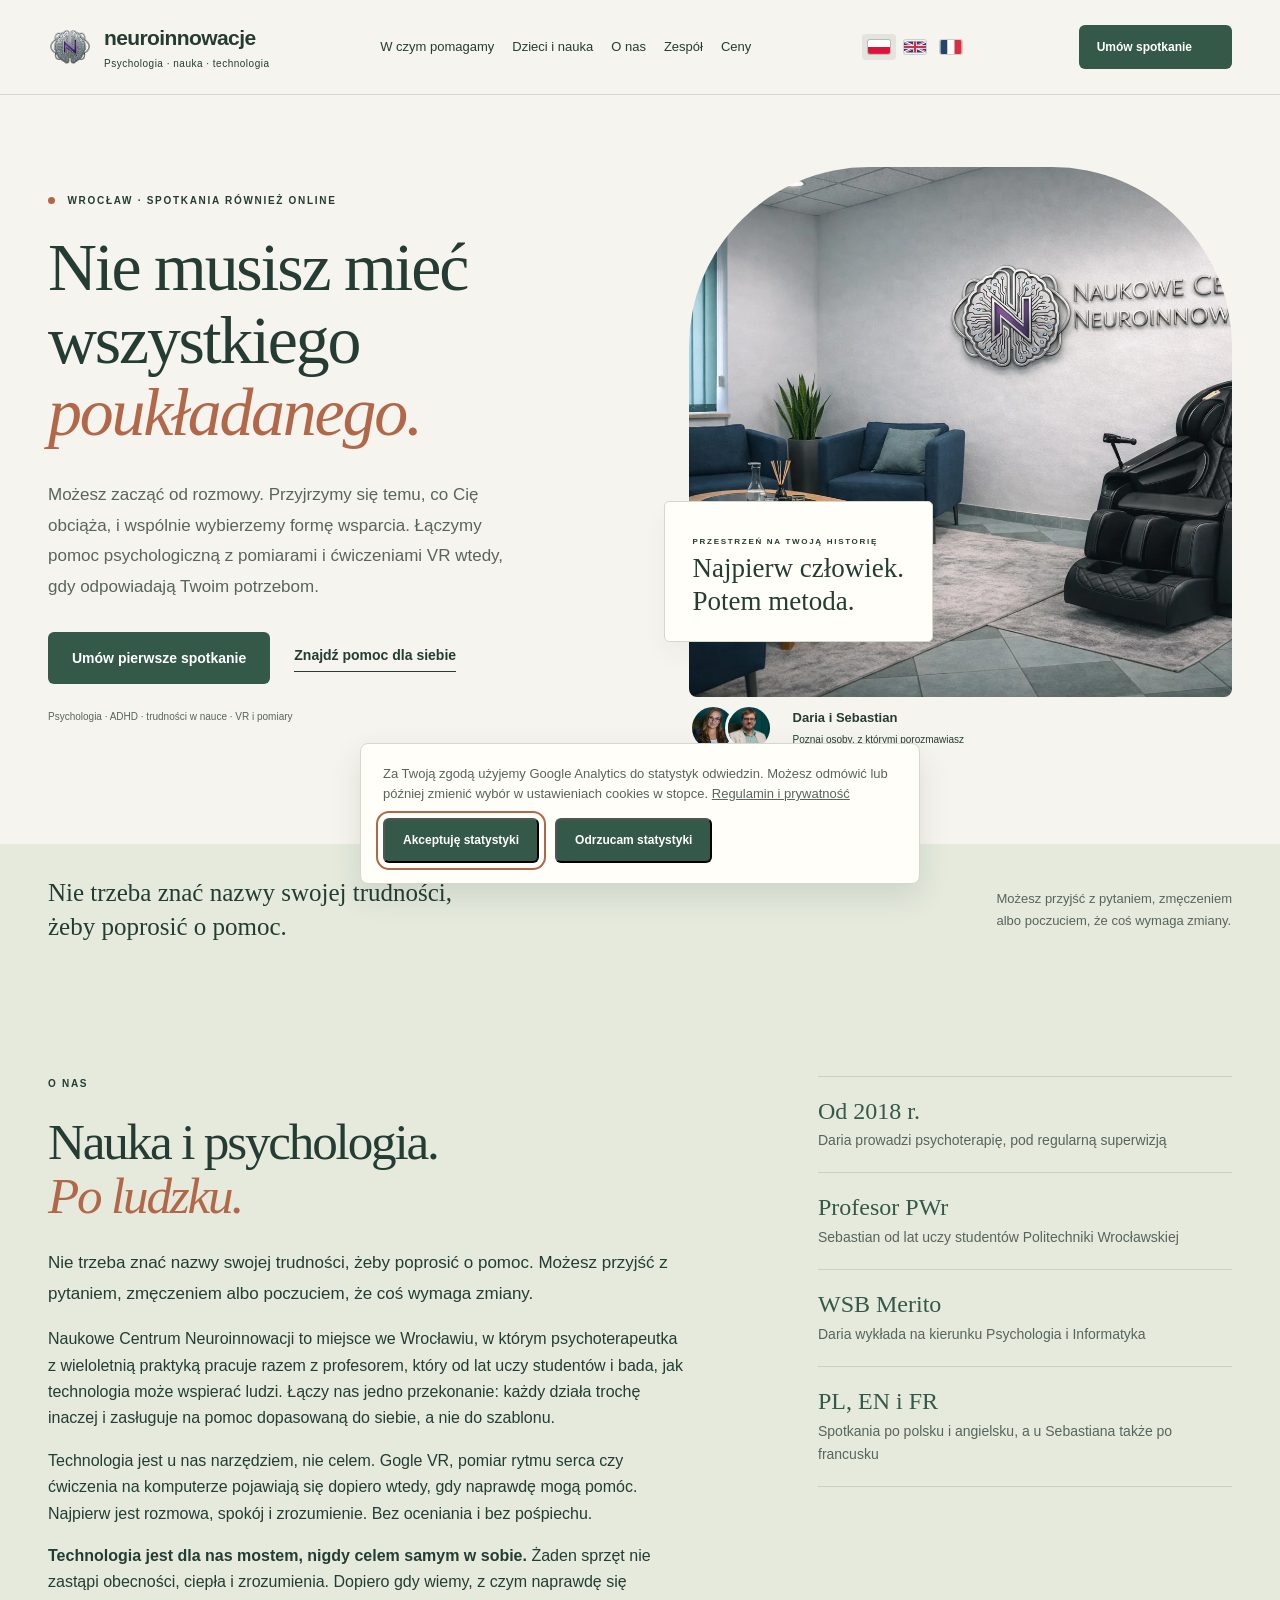
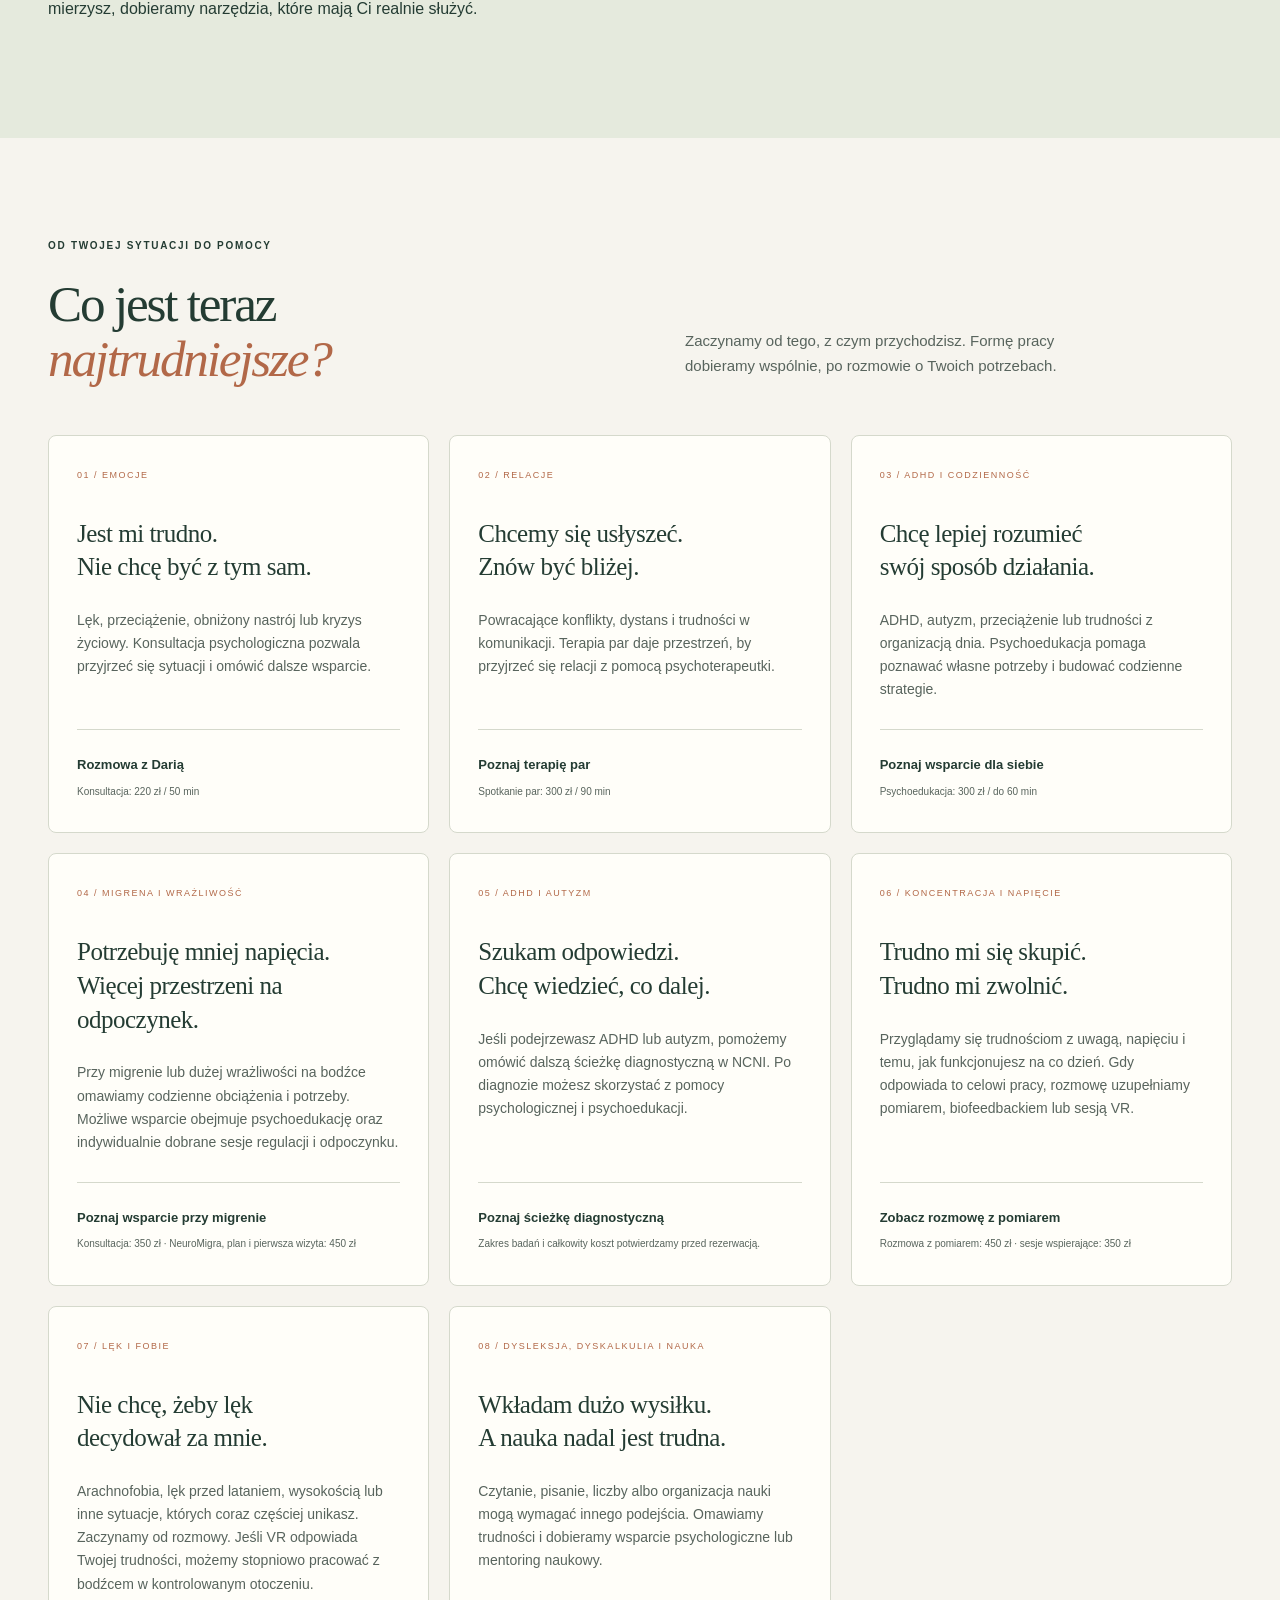
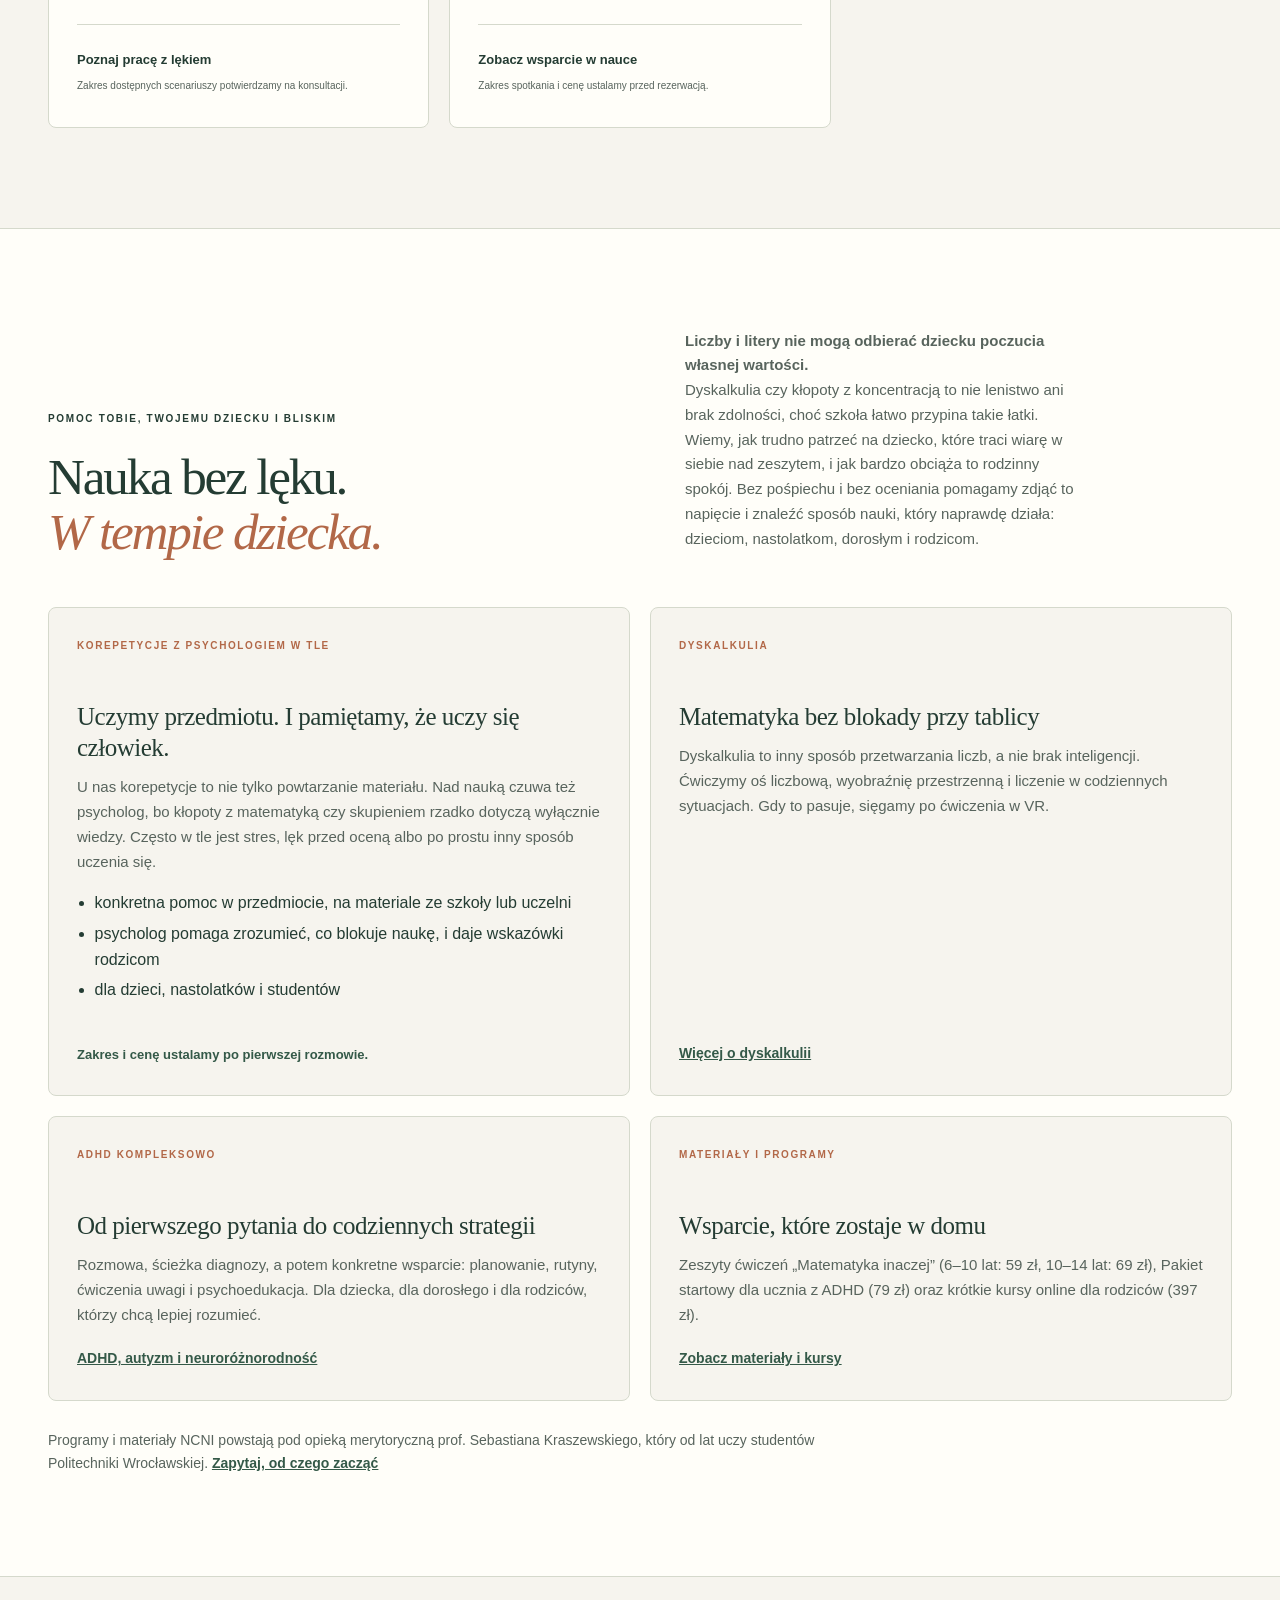
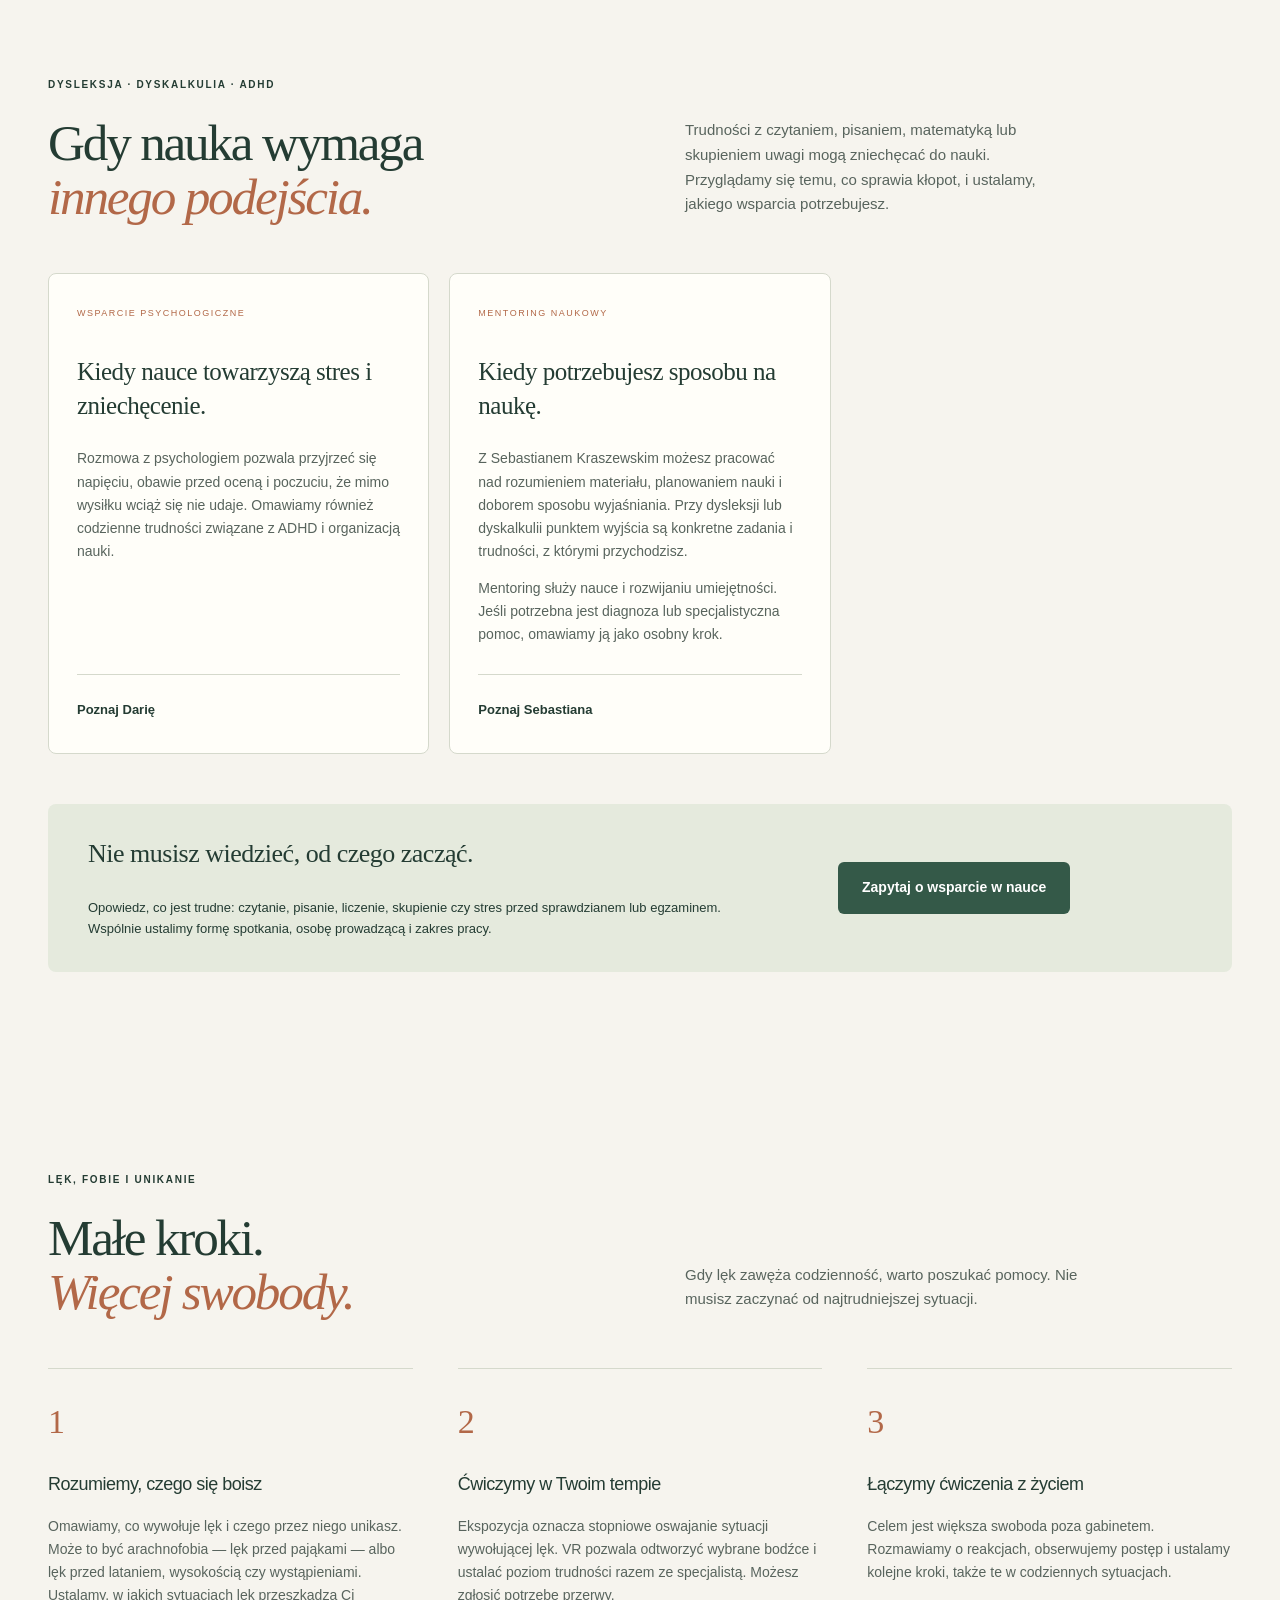
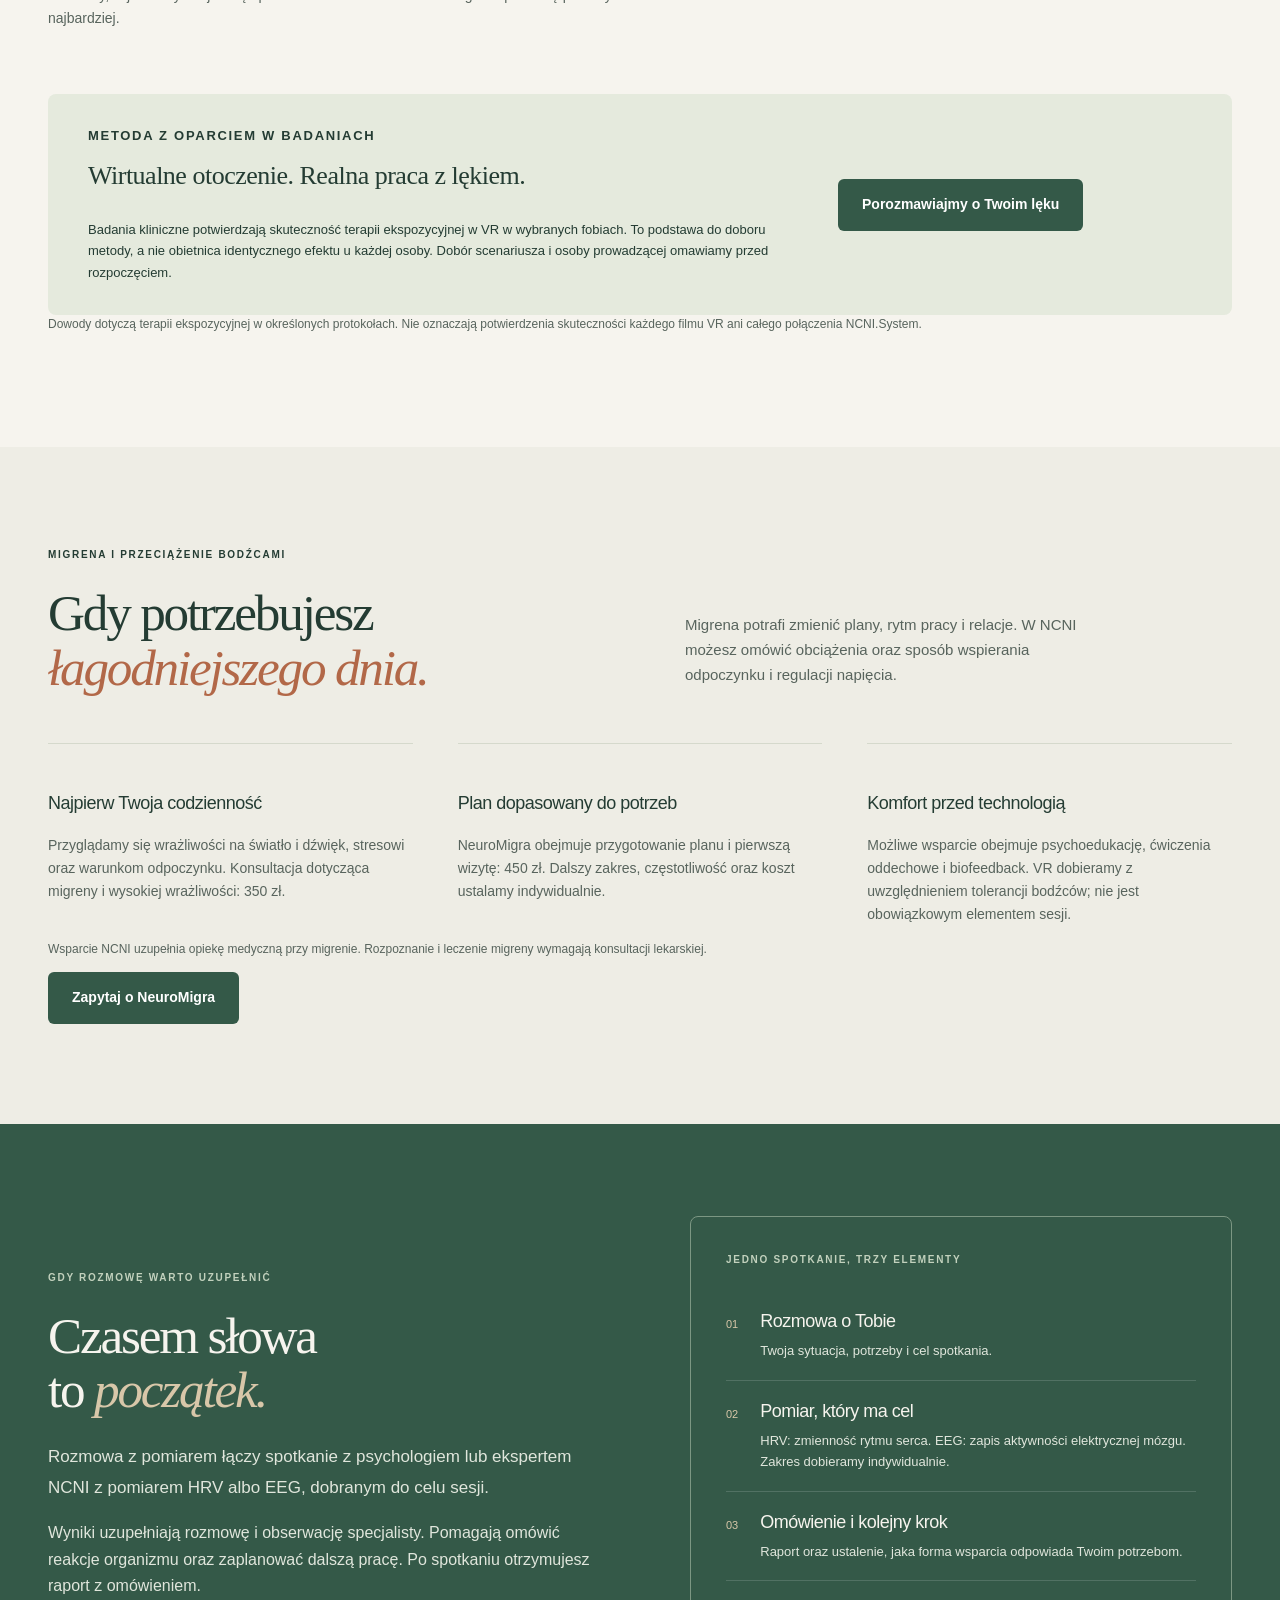
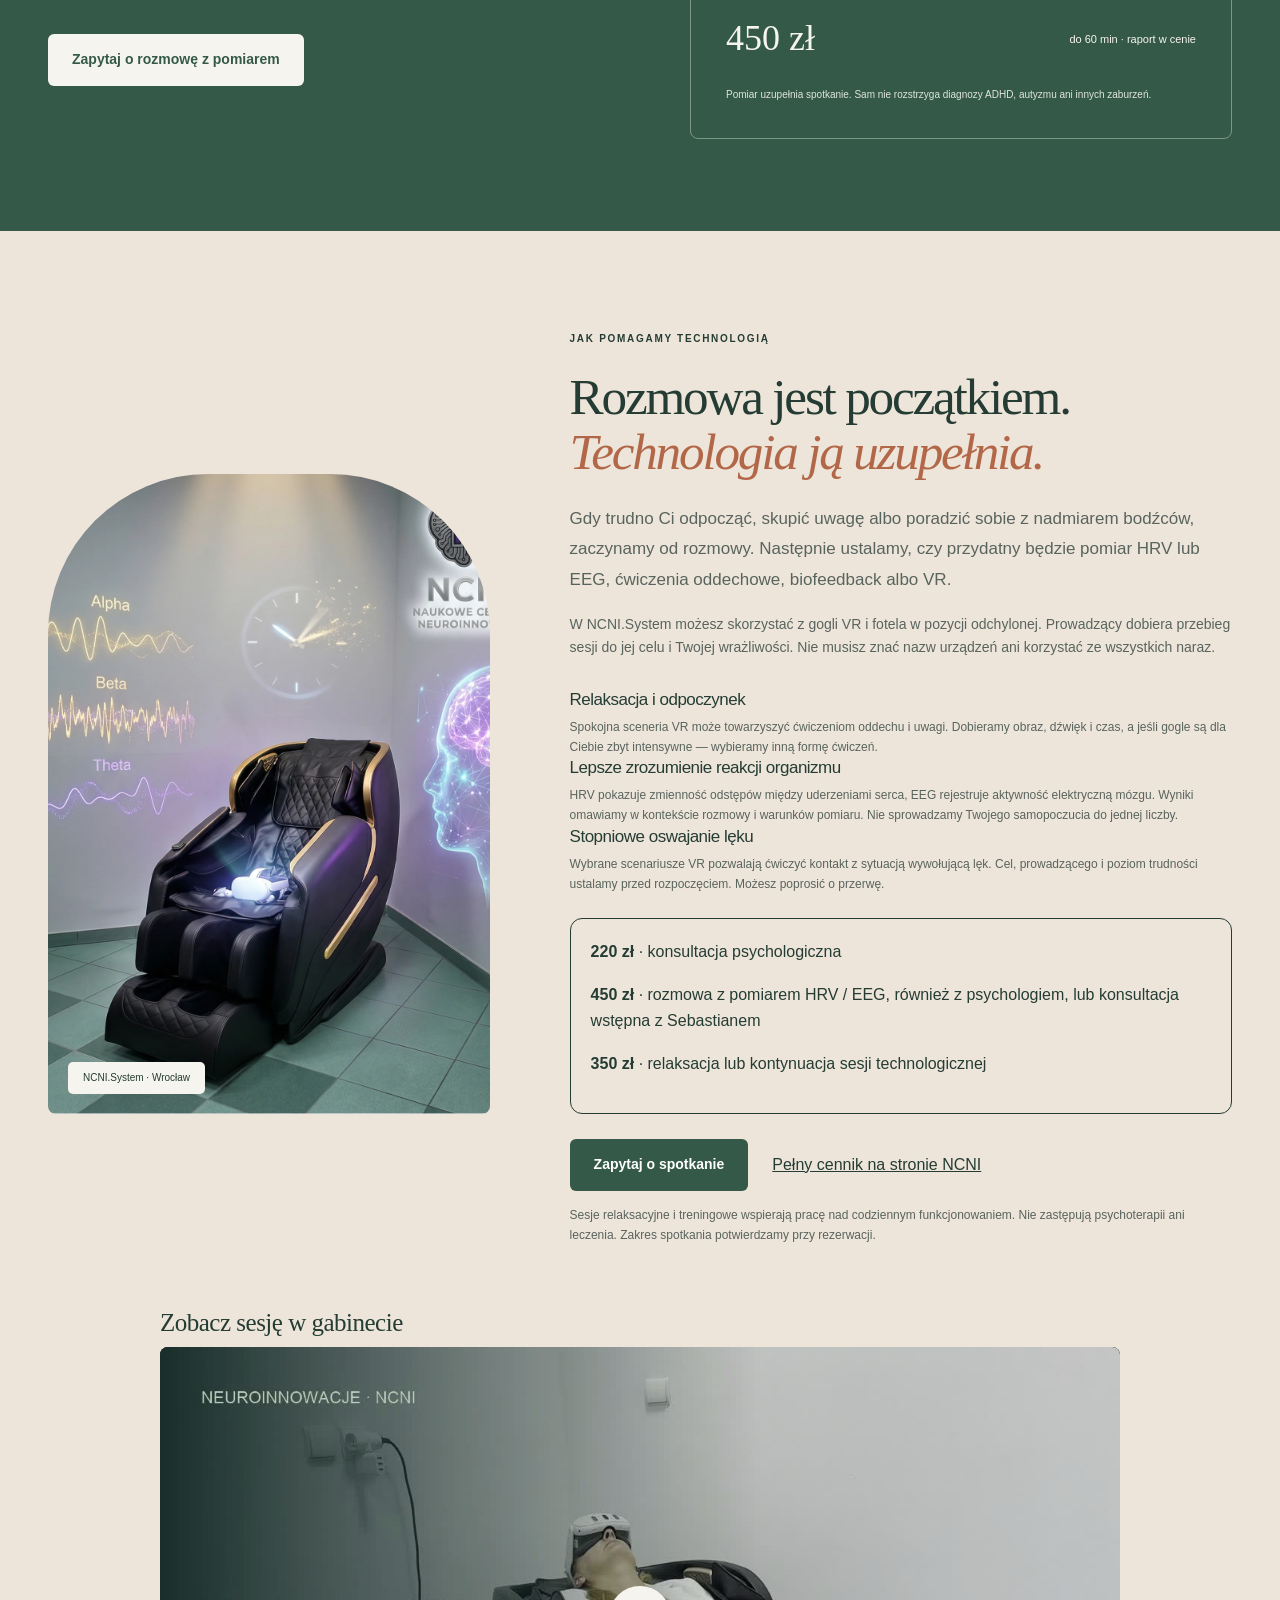
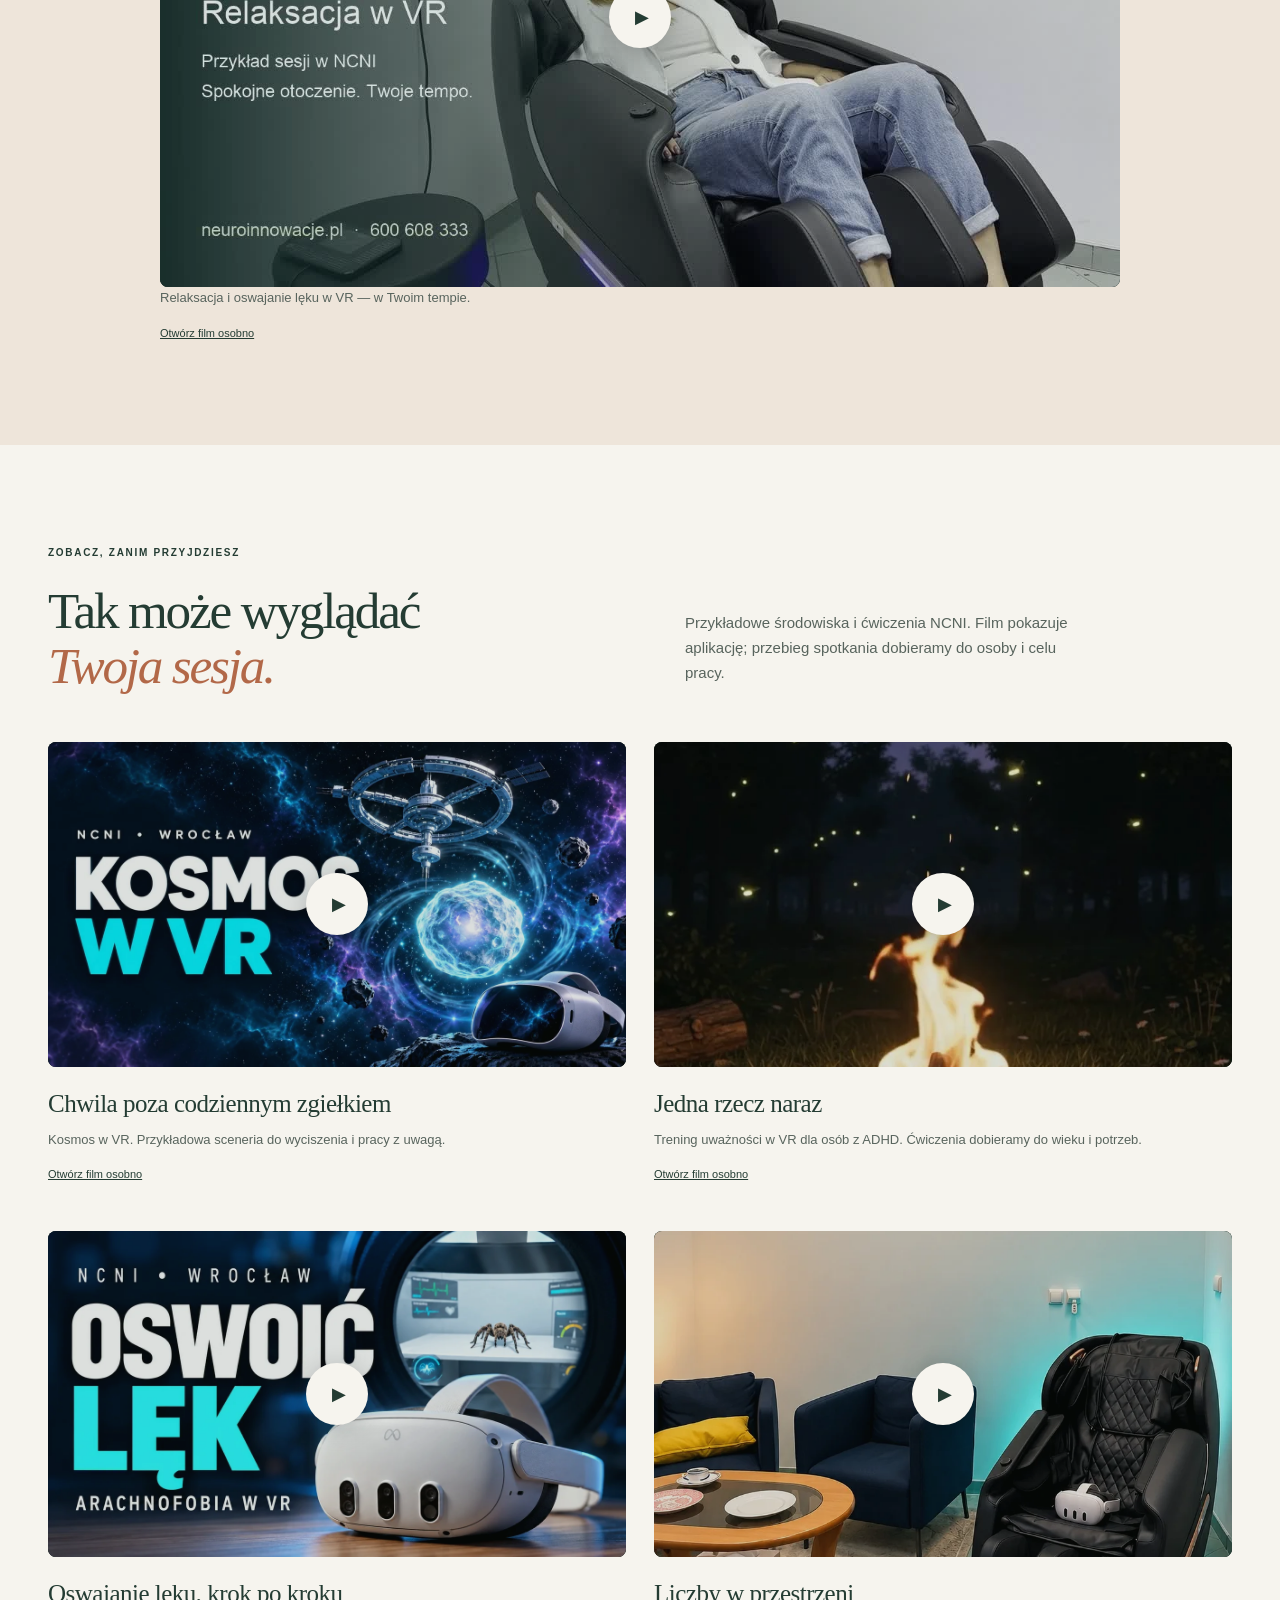
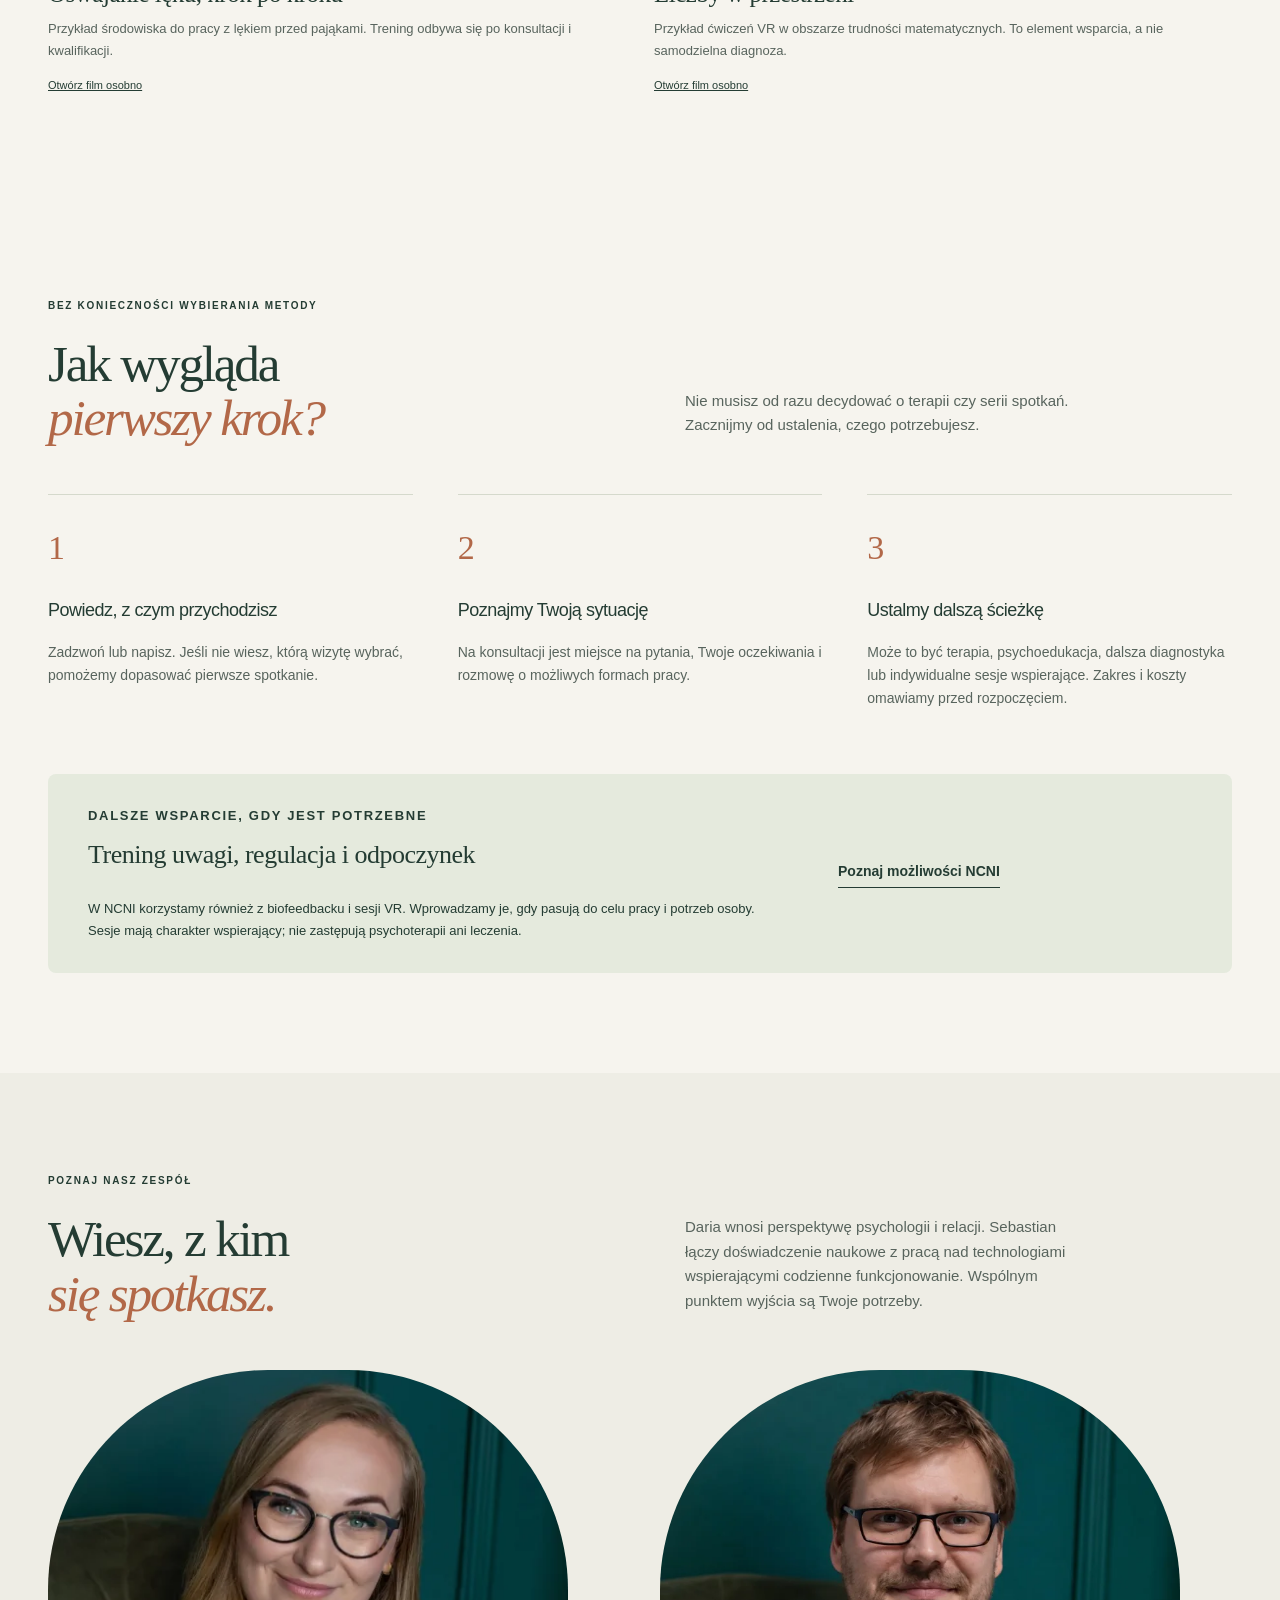
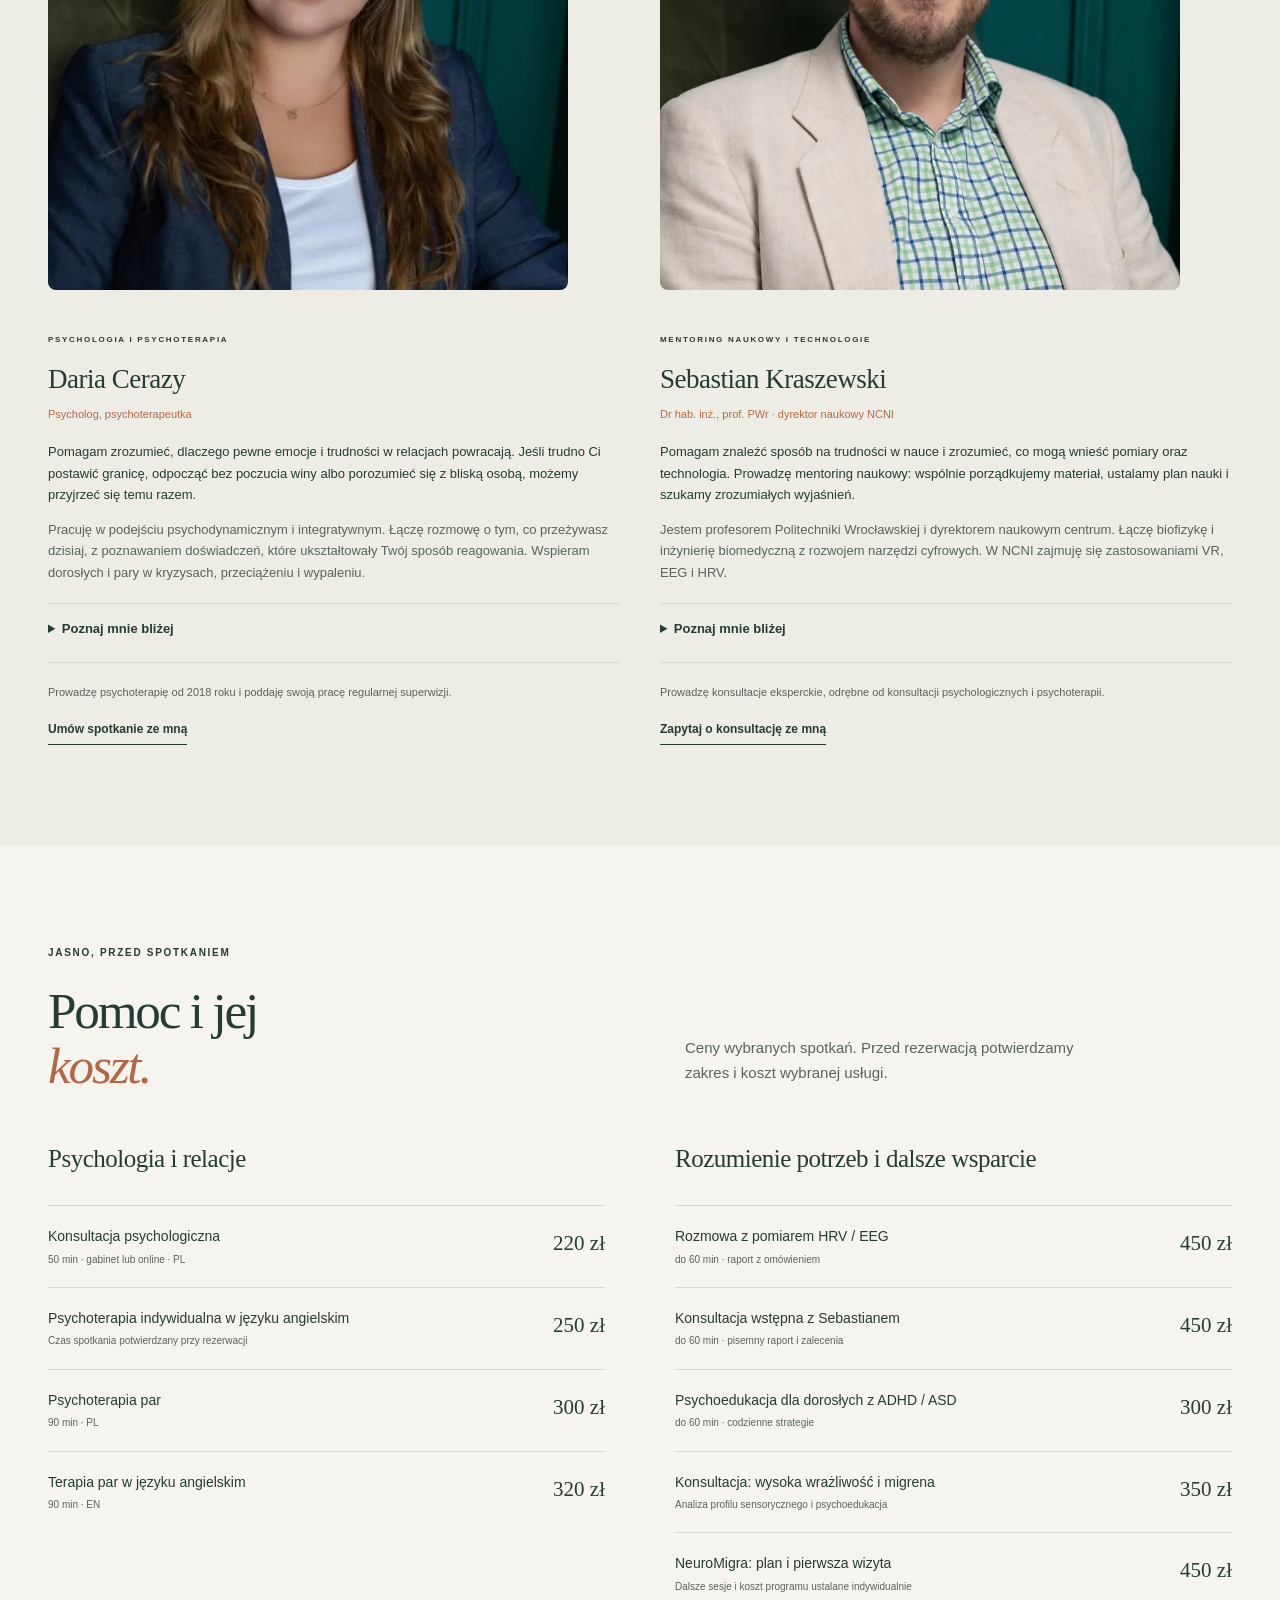
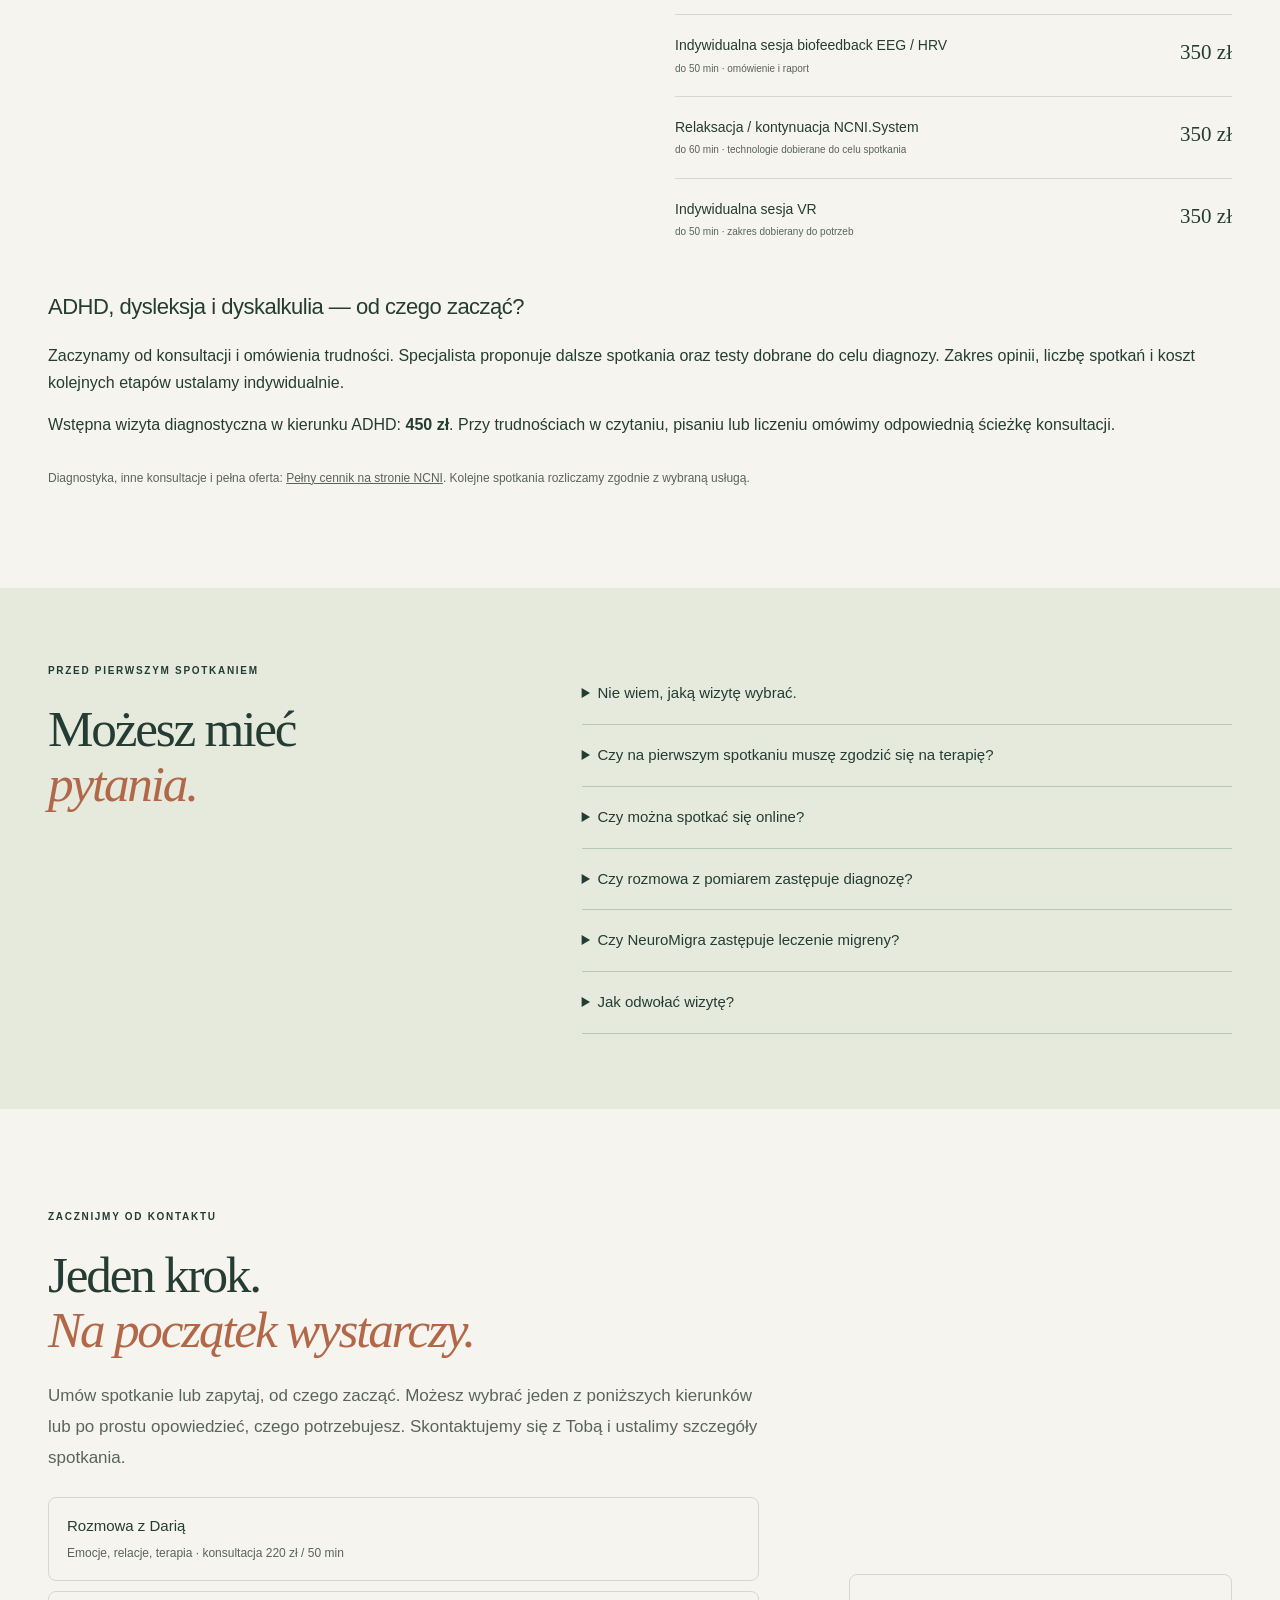
<file: index.html>
<!doctype html>
<html lang="pl">
<head>
<meta charset="utf-8"><meta name="viewport" content="width=device-width, initial-scale=1, viewport-fit=cover">


<meta name="theme-color" content="#f6f4ee"><link rel="icon" href="assets/logo.webp"><link rel="stylesheet" href="assets/style.css">

<script src="assets/site.js" defer></script>
<script src="assets/consent.js" defer></script>
<!-- SEARCH METADATA START -->
<title>Psychologia, VR i pomiary HRV / EEG Wrocław | Neuroinnowacje</title>
<meta name="description" content="Psycholog i mentoring naukowy we Wrocławiu. Wsparcie przy ADHD, dysleksji, dyskalkulii i fobiach, w tym lęku przed lataniem. Poznaj VR oraz pomiary HRV i EEG.">
<meta name="robots" content="index, follow, max-image-preview:large, max-snippet:-1, max-video-preview:-1">
<meta property="og:title" content="Psychologia, VR i pomiary HRV / EEG Wrocław | Neuroinnowacje">
<meta property="og:description" content="Psycholog i mentoring naukowy we Wrocławiu. Wsparcie przy ADHD, dysleksji, dyskalkulii i fobiach, w tym lęku przed lataniem. Poznaj VR oraz pomiary HRV i EEG.">
<meta property="og:type" content="website">
<meta property="og:locale" content="pl_PL">
<meta property="og:site_name" content="Neuroinnowacje · NCNI">
<meta name="twitter:card" content="summary_large_image">
<meta name="twitter:title" content="Psychologia, VR i pomiary HRV / EEG Wrocław | Neuroinnowacje">
<meta name="twitter:description" content="Psycholog i mentoring naukowy we Wrocławiu. Wsparcie przy ADHD, dysleksji, dyskalkulii i fobiach, w tym lęku przed lataniem. Poznaj VR oraz pomiary HRV i EEG.">
<link rel="alternate" hreflang="pl" href="https://neuroinnowacje.pl/">
<link rel="alternate" hreflang="en" href="https://neuroinnowacje.pl/en.html">
<link rel="alternate" hreflang="fr" href="https://neuroinnowacje.pl/fr.html">
<link rel="alternate" hreflang="x-default" href="https://neuroinnowacje.pl/">
<link rel="canonical" href="https://neuroinnowacje.pl/">
<meta property="og:url" content="https://neuroinnowacje.pl/">
<meta property="og:image" content="https://neuroinnowacje.pl/assets/og-neuroinnowacje.jpg">
<meta property="og:image:width" content="1200">
<meta property="og:image:height" content="630">
<meta property="og:image:alt" content="Gabinet NCNI we Wrocławiu">
<meta name="twitter:image" content="https://neuroinnowacje.pl/assets/og-neuroinnowacje.jpg">
<script type="application/ld+json">{"@context": "https://schema.org", "@graph": [{"@type": ["Organization", "LocalBusiness"], "@id": "https://ncni.pl/#organization", "name": "Naukowe Centrum Neuroinnowacji sp. z o.o.", "alternateName": ["NCNI", "Neuroinnowacje"], "url": "https://ncni.pl/", "telephone": "+48600608333", "email": "kontakt@ncni.pl", "priceRange": "220–450 zł", "currenciesAccepted": "PLN", "knowsLanguage": ["pl", "en", "fr"], "areaServed": {"@type": "City", "name": "Wrocław"}, "hasMap": "https://www.google.com/maps/search/?api=1&query=Stefana+Zeromskiego+60+Wroclaw", "sameAs": ["https://www.facebook.com/profile.php?id=61579420537737", "https://www.instagram.com/ncni_pl/", "https://www.linkedin.com/company/ncni", "https://youtube.com/@neuroinnowacje"], "openingHoursSpecification": [{"@type": "OpeningHoursSpecification", "dayOfWeek": ["Monday", "Tuesday", "Wednesday", "Thursday", "Friday"], "opens": "09:00", "closes": "20:00"}, {"@type": "OpeningHoursSpecification", "dayOfWeek": "Saturday", "opens": "10:00", "closes": "14:00"}], "address": {"@type": "PostalAddress", "streetAddress": "ul. Stefana Żeromskiego 60/5a", "postalCode": "50-312", "addressLocality": "Wrocław", "addressRegion": "dolnośląskie", "addressCountry": "PL"}, "logo": "https://neuroinnowacje.pl/assets/apple-touch-icon.png", "image": "https://neuroinnowacje.pl/assets/og-neuroinnowacje.jpg"}, {"@type": "Brand", "name": "Neuroinnowacje", "description": "Pomoc psychologiczna i technologia we Wrocławiu: empatia, zrozumienie i uważna praca z człowiekiem."}, {"@type": "Person", "@id": "https://ncni.pl/psycholog.html#daria-cerazy", "name": "Daria Cerazy", "jobTitle": "Psycholog, psychoterapeutka", "knowsLanguage": ["pl", "en"], "sameAs": ["https://dariacerazy.pl/o-mnie/"]}, {"@type": "Person", "@id": "https://ncni.pl/kraszewski.html#sebastian-kraszewski", "name": "Sebastian Kraszewski", "jobTitle": "Dyrektor naukowy NCNI, profesor Politechniki Wrocławskiej", "knowsLanguage": ["pl", "en", "fr"], "sameAs": ["https://ncni.pl/kraszewski.html"]}, {"@type": "FAQPage", "mainEntity": [{"@type": "Question", "name": "Nie wiem, jaką wizytę wybrać.", "acceptedAnswer": {"@type": "Answer", "text": "Napisz lub zadzwoń i krótko opowiedz, czego szukasz. Nie musisz samodzielnie wybierać metody. Przy trudnościach emocjonalnych możesz zacząć od konsultacji psychologicznej. Jeśli interesuje Cię pomiar lub dobór dalszej ścieżki w NCNI, omówimy odpowiedni wariant spotkania."}}, {"@type": "Question", "name": "Czy na pierwszym spotkaniu muszę zgodzić się na terapię?", "acceptedAnswer": {"@type": "Answer", "text": "Nie. Konsultacja jest okazją do poznania sytuacji i omówienia możliwości. Decyzję o dalszych spotkaniach podejmujesz po rozmowie o celu, formie i kosztach pracy."}}, {"@type": "Question", "name": "Czy można spotkać się online?", "acceptedAnswer": {"@type": "Answer", "text": "Konsultacje psychologiczne są dostępne w gabinecie i online, w tej samej cenie. Dostępność pozostałych form spotkań potwierdzamy przy rezerwacji. Sesje z pomiarem i technologiami wymagają obecności w gabinecie."}}, {"@type": "Question", "name": "Czy rozmowa z pomiarem zastępuje diagnozę?", "acceptedAnswer": {"@type": "Answer", "text": "Nie. HRV lub EEG uzupełniają rozmowę i obserwację. Jeśli potrzebna jest diagnostyka psychologiczna lub konsultacja medyczna, ustalamy ją jako osobny etap."}}, {"@type": "Question", "name": "Czy NeuroMigra zastępuje leczenie migreny?", "acceptedAnswer": {"@type": "Answer", "text": "Nie. Program ma charakter wspierający: obejmuje dobór form regulacji i odpoczynku oraz pracę z codziennymi obciążeniami. Nie zastępuje konsultacji lekarskiej, diagnostyki ani leczenia migreny. Dalszy zakres i koszty ustalamy indywidualnie."}}, {"@type": "Question", "name": "Jak odwołać wizytę?", "acceptedAnswer": {"@type": "Answer", "text": "Zgodnie z cennikiem NCNI odwołanie jest bezpłatne do 24 godzin przed spotkaniem. Późniejsze odwołanie wiąże się z opłatą równą cenie wizyty. Szczegóły potwierdzamy przy rezerwacji."}}]}, {"@type": "Service", "name": "Konsultacja psychologiczna", "provider": {"@id": "https://ncni.pl/#organization"}, "areaServed": {"@type": "City", "name": "Wrocław"}, "offers": {"@type": "Offer", "price": "220", "priceCurrency": "PLN"}}, {"@type": "Service", "name": "Psychoterapia indywidualna w języku angielskim", "provider": {"@id": "https://ncni.pl/#organization"}, "areaServed": {"@type": "City", "name": "Wrocław"}, "offers": {"@type": "Offer", "price": "250", "priceCurrency": "PLN"}}, {"@type": "Service", "name": "Psychoterapia par w języku polskim", "provider": {"@id": "https://ncni.pl/#organization"}, "areaServed": {"@type": "City", "name": "Wrocław"}, "offers": {"@type": "Offer", "price": "300", "priceCurrency": "PLN"}}, {"@type": "Service", "name": "Terapia par w języku angielskim", "provider": {"@id": "https://ncni.pl/#organization"}, "areaServed": {"@type": "City", "name": "Wrocław"}, "offers": {"@type": "Offer", "price": "320", "priceCurrency": "PLN"}}, {"@type": "Service", "name": "Rozmowa z pomiarem HRV / EEG", "provider": {"@id": "https://ncni.pl/#organization"}, "areaServed": {"@type": "City", "name": "Wrocław"}, "offers": {"@type": "Offer", "price": "450", "priceCurrency": "PLN"}}, {"@type": "Service", "name": "Konsultacja wstępna z Sebastianem Kraszewskim", "provider": {"@id": "https://ncni.pl/#organization"}, "areaServed": {"@type": "City", "name": "Wrocław"}, "offers": {"@type": "Offer", "price": "450", "priceCurrency": "PLN"}}, {"@type": "Service", "name": "Psychoedukacja dla dorosłych z ADHD / ASD", "provider": {"@id": "https://ncni.pl/#organization"}, "areaServed": {"@type": "City", "name": "Wrocław"}, "offers": {"@type": "Offer", "price": "300", "priceCurrency": "PLN"}}, {"@type": "Service", "name": "Konsultacja: wysoka wrażliwość i migrena", "provider": {"@id": "https://ncni.pl/#organization"}, "areaServed": {"@type": "City", "name": "Wrocław"}, "offers": {"@type": "Offer", "price": "350", "priceCurrency": "PLN"}}, {"@type": "Service", "name": "NeuroMigra: plan i pierwsza wizyta", "provider": {"@id": "https://ncni.pl/#organization"}, "areaServed": {"@type": "City", "name": "Wrocław"}, "offers": {"@type": "Offer", "price": "450", "priceCurrency": "PLN"}}, {"@type": "Service", "name": "Indywidualna sesja biofeedback EEG / HRV", "provider": {"@id": "https://ncni.pl/#organization"}, "areaServed": {"@type": "City", "name": "Wrocław"}, "offers": {"@type": "Offer", "price": "350", "priceCurrency": "PLN"}}, {"@type": "Service", "name": "Sesja NCNI.System", "provider": {"@id": "https://ncni.pl/#organization"}, "areaServed": {"@type": "City", "name": "Wrocław"}, "offers": {"@type": "Offer", "price": "350", "priceCurrency": "PLN"}}, {"@type": "Service", "name": "Indywidualna sesja VR", "provider": {"@id": "https://ncni.pl/#organization"}, "areaServed": {"@type": "City", "name": "Wrocław"}, "offers": {"@type": "Offer", "price": "350", "priceCurrency": "PLN"}}, {"@type": "WebPage", "@id": "https://neuroinnowacje.pl/#webpage", "url": "https://neuroinnowacje.pl/", "name": "Psychologia, VR i pomiary HRV / EEG Wrocław | Neuroinnowacje", "description": "Psycholog i mentoring naukowy we Wrocławiu. Wsparcie przy ADHD, dysleksji, dyskalkulii i fobiach, w tym lęku przed lataniem. Poznaj VR oraz pomiary HRV i EEG.", "inLanguage": "pl-PL", "publisher": {"@id": "https://ncni.pl/#organization"}}]}</script>
<!-- SEARCH METADATA END -->
<link rel="stylesheet" href="assets/contact.css">

<script src="assets/contact.js?v=multilingual-20261103" defer></script>
</head>
<body>
<a class="skip" href="#main">Przejdź do treści</a>
<header class="header"><div class="wrap header-inner"><a class="brand" href="#start" aria-label="Neuroinnowacje, początek strony"><img src="assets/logo.webp" width="44" height="44" alt=""><span>neuroinnowacje<small>Psychologia · nauka · technologia</small></span></a><nav class="desktop-nav" aria-label="Główna nawigacja"><a href="#pomoc">W czym pomagamy</a><a href="#dzieci">Dzieci i nauka</a><a href="#o-nas">O nas</a><a href="#zespol">Zespół</a><a href="#ceny">Ceny</a></nav><div class="lang-switch" aria-label="Język strony"><a href="index.html" hreflang="pl" lang="pl" aria-current="page" aria-label="Polski" title="Polski"><svg viewBox="0 0 16 10" width="22" height="14" aria-hidden="true"><rect width="16" height="5" fill="#fff"/><rect y="5" width="16" height="5" fill="#dc143c"/></svg></a><a href="en.html" hreflang="en" lang="en" aria-label="English" title="English"><svg viewBox="0 0 60 30" width="22" height="14" aria-hidden="true"><clipPath id="gbc"><path d="M30,15h30v15zv15h-30zh-30v-15zv-15h30z"/></clipPath><path d="M0,0v30h60v-30z" fill="#012169"/><path d="M0,0 60,30M60,0 0,30" stroke="#fff" stroke-width="6"/><path d="M0,0 60,30M60,0 0,30" clip-path="url(#gbc)" stroke="#C8102E" stroke-width="4"/><path d="M30,0v30M0,15h60" stroke="#fff" stroke-width="10"/><path d="M30,0v30M0,15h60" stroke="#C8102E" stroke-width="6"/></svg></a><a href="fr.html" hreflang="fr" lang="fr" aria-label="Français" title="Français"><svg viewBox="0 0 3 2" width="22" height="14" aria-hidden="true"><rect width="1" height="2" fill="#002654"/><rect x="1" width="1" height="2" fill="#fff"/><rect x="2" width="1" height="2" fill="#ce1126"/></svg></a></div><a class="button small" href="#kontakt">Umów spotkanie <span aria-hidden="true"></span></a></div></header>
<main id="main">
<section class="hero wrap" id="start"><div class="hero-copy"><p class="eyebrow"><span class="dot"></span> Wrocław · spotkania również online</p><h1>Nie musisz mieć<br>wszystkiego<br><em>poukładanego.</em></h1><p class="lead">Możesz zacząć od rozmowy. Przyjrzymy się temu, co Cię obciąża, i wspólnie wybierzemy formę wsparcia. Łączymy pomoc psychologiczną z pomiarami i ćwiczeniami VR wtedy, gdy odpowiadają Twoim potrzebom.</p><div class="actions"><a class="button" href="#kontakt">Umów pierwsze spotkanie </a><a class="text-link" href="#pomoc">Znajdź pomoc dla siebie </a></div><p class="hero-note">Psychologia · ADHD · trudności w nauce · VR i pomiary</p></div><div class="hero-visual"><img class="room" src="assets/gabinet.webp" width="1536" height="1024" alt="Gabinet NCNI we Wrocławiu z fotelami do rozmowy" fetchpriority="high"><div class="photo-label"><span class="eyebrow">PRZESTRZEŃ NA TWOJĄ HISTORIĘ</span><p>Najpierw człowiek.<br>Potem metoda.</p></div><a class="people-note" href="#zespol"><span class="mini-portraits"><img src="assets/daria.webp" alt="" width="48" height="48"><img src="assets/sk-green.webp" alt="" width="48" height="48"></span><span>Daria i Sebastian<small>Poznaj osoby, z którymi porozmawiasz </small></span></a></div></section>
<div class="intro-strip"><div class="wrap"><p>Nie trzeba znać nazwy swojej trudności,<br>żeby poprosić o pomoc.</p><span>Możesz przyjść z pytaniem, zmęczeniem<br>albo poczuciem, że coś wymaga zmiany.</span></div></div>
<section class="about-section" id="o-nas"><div class="wrap section about-grid"><div class="about-copy"><p class="eyebrow">O NAS</p><h2>Nauka i psychologia.<br><em>Po ludzku.</em></h2><p class="lead">Nie trzeba znać nazwy swojej trudności, żeby poprosić o pomoc. Możesz przyjść z pytaniem, zmęczeniem albo poczuciem, że coś wymaga zmiany.</p><p>Naukowe Centrum Neuroinnowacji to miejsce we Wrocławiu, w którym psychoterapeutka z wieloletnią praktyką pracuje razem z profesorem, który od lat uczy studentów i bada, jak technologia może wspierać ludzi. Łączy nas jedno przekonanie: każdy działa trochę inaczej i zasługuje na pomoc dopasowaną do siebie, a nie do szablonu.</p><p>Technologia jest u nas narzędziem, nie celem. Gogle VR, pomiar rytmu serca czy ćwiczenia na komputerze pojawiają się dopiero wtedy, gdy naprawdę mogą pomóc. Najpierw jest rozmowa, spokój i zrozumienie. Bez oceniania i bez pośpiechu.</p><p><strong>Technologia jest dla nas mostem, nigdy celem samym w sobie.</strong> Żaden sprzęt nie zastąpi obecności, ciepła i zrozumienia. Dopiero gdy wiemy, z czym naprawdę się mierzysz, dobieramy narzędzia, które mają Ci realnie służyć.</p></div><ul class="about-facts" aria-label="Kilka faktów o nas"><li><strong>Od 2018 r.</strong><span>Daria prowadzi psychoterapię, pod regularną superwizją</span></li><li><strong>Profesor PWr</strong><span>Sebastian od lat uczy studentów Politechniki Wrocławskiej</span></li><li><strong>WSB Merito</strong><span>Daria wykłada na kierunku Psychologia i Informatyka</span></li><li><strong>PL, EN i FR</strong><span>Spotkania po polsku i angielsku, a u Sebastiana także po francusku</span></li></ul></div></section>
<section class="section wrap" id="pomoc"><div class="section-heading"><div><p class="eyebrow">OD TWOJEJ SYTUACJI DO POMOCY</p><h2>Co jest teraz<br><em>najtrudniejsze?</em></h2></div><p>Zaczynamy od tego, z czym przychodzisz. Formę pracy dobieramy wspólnie, po rozmowie o Twoich potrzebach.</p></div><div class="needs-grid">
<article class="need"><span class="number">01 / EMOCJE</span><h3>Jest mi trudno.<br>Nie chcę być z tym sam.</h3><p>Lęk, przeciążenie, obniżony nastrój lub kryzys życiowy. Konsultacja psychologiczna pozwala przyjrzeć się sytuacji i omówić dalsze wsparcie.</p><a href="#daria">Rozmowa z Darią </a><span class="price-note">Konsultacja: 220 zł / 50 min</span></article>
<article class="need"><span class="number">02 / RELACJE</span><h3>Chcemy się usłyszeć.<br>Znów być bliżej.</h3><p>Powracające konflikty, dystans i trudności w komunikacji. Terapia par daje przestrzeń, by przyjrzeć się relacji z pomocą psychoterapeutki.</p><a href="#ceny">Poznaj terapię par </a><span class="price-note">Spotkanie par: 300 zł / 90 min</span></article>
<article class="need"><span class="number">03 / ADHD I CODZIENNOŚĆ</span><h3>Chcę lepiej rozumieć<br>swój sposób działania.</h3><p>ADHD, autyzm, przeciążenie lub trudności z organizacją dnia. Psychoedukacja pomaga poznawać własne potrzeby i budować codzienne strategie.</p><a href="neuroroznorodnosc.html">Poznaj wsparcie dla siebie </a><span class="price-note">Psychoedukacja: 300 zł / do 60 min</span></article>
<article class="need"><span class="number">04 / MIGRENA I WRAŻLIWOŚĆ</span><h3>Potrzebuję mniej napięcia.<br>Więcej przestrzeni na odpoczynek.</h3><p>Przy migrenie lub dużej wrażliwości na bodźce omawiamy codzienne obciążenia i potrzeby. Możliwe wsparcie obejmuje psychoedukację oraz indywidualnie dobrane sesje regulacji i odpoczynku.</p><a href="#migrena">Poznaj wsparcie przy migrenie </a><span class="price-note">Konsultacja: 350 zł · NeuroMigra, plan i pierwsza wizyta: 450 zł</span></article>
<article class="need"><span class="number">05 / ADHD I AUTYZM</span><h3>Szukam odpowiedzi.<br>Chcę wiedzieć, co dalej.</h3><p>Jeśli podejrzewasz ADHD lub autyzm, pomożemy omówić dalszą ścieżkę diagnostyczną w NCNI. Po diagnozie możesz skorzystać z pomocy psychologicznej i psychoedukacji.</p><a href="neuroroznorodnosc.html#diagnoza">Poznaj ścieżkę diagnostyczną </a><span class="price-note">Zakres badań i całkowity koszt potwierdzamy przed rezerwacją.</span></article>
<article class="need"><span class="number">06 / KONCENTRACJA I NAPIĘCIE</span><h3>Trudno mi się skupić.<br>Trudno mi zwolnić.</h3><p>Przyglądamy się trudnościom z uwagą, napięciu i temu, jak funkcjonujesz na co dzień. Gdy odpowiada to celowi pracy, rozmowę uzupełniamy pomiarem, biofeedbackiem lub sesją VR.</p><a href="#pomiar">Zobacz rozmowę z pomiarem </a><span class="price-note">Rozmowa z pomiarem: 450 zł · sesje wspierające: 350 zł</span></article>
<article class="need"><span class="number">07 / LĘK I FOBIE</span><h3>Nie chcę, żeby lęk<br>decydował za mnie.</h3><p>Arachnofobia, lęk przed lataniem, wysokością lub inne sytuacje, których coraz częściej unikasz. Zaczynamy od rozmowy. Jeśli VR odpowiada Twojej trudności, możemy stopniowo pracować z bodźcem w kontrolowanym otoczeniu.</p><a href="#lek">Poznaj pracę z lękiem </a><span class="price-note">Zakres dostępnych scenariuszy potwierdzamy na konsultacji.</span></article><article class="need"><span class="number">08 / DYSLEKSJA, DYSKALKULIA I NAUKA</span><h3>Wkładam dużo wysiłku.<br>A nauka nadal jest trudna.</h3><p>Czytanie, pisanie, liczby albo organizacja nauki mogą wymagać innego podejścia. Omawiamy trudności i dobieramy wsparcie psychologiczne lub mentoring naukowy.</p><a href="#nauka">Zobacz wsparcie w nauce </a><span class="price-note">Zakres spotkania i cenę ustalamy przed rezerwacją.</span></article></div></section>
<section class="kids-section" id="dzieci"><div class="wrap section"><div class="section-heading"><div><p class="eyebrow">POMOC TOBIE, TWOJEMU DZIECKU I BLISKIM</p><h2>Nauka bez lęku.<br><em>W tempie dziecka.</em></h2></div><p><strong>Liczby i litery nie mogą odbierać dziecku poczucia własnej wartości.</strong><br>Dyskalkulia czy kłopoty z koncentracją to nie lenistwo ani brak zdolności, choć szkoła łatwo przypina takie łatki. Wiemy, jak trudno patrzeć na dziecko, które traci wiarę w siebie nad zeszytem, i jak bardzo obciąża to rodzinny spokój. Bez pośpiechu i bez oceniania pomagamy zdjąć to napięcie i znaleźć sposób nauki, który naprawdę działa: dzieciom, nastolatkom, dorosłym i rodzicom.</p></div><div class="kids-grid"><article class="kid-card"><span class="number">KOREPETYCJE Z PSYCHOLOGIEM W TLE</span><h3>Uczymy przedmiotu. I pamiętamy, że uczy się człowiek.</h3><p>U nas korepetycje to nie tylko powtarzanie materiału. Nad nauką czuwa też psycholog, bo kłopoty z matematyką czy skupieniem rzadko dotyczą wyłącznie wiedzy. Często w tle jest stres, lęk przed oceną albo po prostu inny sposób uczenia się.</p><ul class="kid-list"><li>konkretna pomoc w przedmiocie, na materiale ze szkoły lub uczelni</li><li>psycholog pomaga zrozumieć, co blokuje naukę, i daje wskazówki rodzicom</li><li>dla dzieci, nastolatków i studentów</li></ul><span class="price-note">Zakres i cenę ustalamy po pierwszej rozmowie.</span></article><article class="kid-card"><span class="number">DYSKALKULIA</span><h3>Matematyka bez blokady przy tablicy</h3><p>Dyskalkulia to inny sposób przetwarzania liczb, a nie brak inteligencji. Ćwiczymy oś liczbową, wyobraźnię przestrzenną i liczenie w codziennych sytuacjach. Gdy to pasuje, sięgamy po ćwiczenia w VR.</p><a href="https://ncni.pl/dyskalkulia.html">Więcej o dyskalkulii <span aria-hidden="true"></span></a></article><article class="kid-card"><span class="number">ADHD KOMPLEKSOWO</span><h3>Od pierwszego pytania do codziennych strategii</h3><p>Rozmowa, ścieżka diagnozy, a potem konkretne wsparcie: planowanie, rutyny, ćwiczenia uwagi i psychoedukacja. Dla dziecka, dla dorosłego i dla rodziców, którzy chcą lepiej rozumieć.</p><a href="neuroroznorodnosc.html">ADHD, autyzm i neuroróżnorodność <span aria-hidden="true"></span></a></article><article class="kid-card"><span class="number">MATERIAŁY I PROGRAMY</span><h3>Wsparcie, które zostaje w domu</h3><p>Zeszyty ćwiczeń „Matematyka inaczej” (6–10 lat: 59 zł, 10–14 lat: 69 zł), Pakiet startowy dla ucznia z ADHD (79 zł) oraz krótkie kursy online dla rodziców (397 zł).</p><a href="https://ncni.pl/kursy.html">Zobacz materiały i kursy <span aria-hidden="true"></span></a></article></div><p class="kids-note">Programy i materiały NCNI powstają pod opieką merytoryczną prof. Sebastiana Kraszewskiego, który od lat uczy studentów Politechniki Wrocławskiej. <a href="#kontakt">Zapytaj, od czego zacząć </a></p></div></section>
<section class="section wrap" id="nauka"><div class="section-heading"><div><p class="eyebrow">DYSLEKSJA · DYSKALKULIA · ADHD</p><h2>Gdy nauka wymaga<br><em>innego podejścia.</em></h2></div><p>Trudności z czytaniem, pisaniem, matematyką lub skupieniem uwagi mogą zniechęcać do nauki. Przyglądamy się temu, co sprawia kłopot, i ustalamy, jakiego wsparcia potrzebujesz.</p></div><div class="needs-grid"><article class="need"><span class="number">WSPARCIE PSYCHOLOGICZNE</span><h3>Kiedy nauce towarzyszą stres i zniechęcenie.</h3><p>Rozmowa z psychologiem pozwala przyjrzeć się napięciu, obawie przed oceną i poczuciu, że mimo wysiłku wciąż się nie udaje. Omawiamy również codzienne trudności związane z ADHD i organizacją nauki.</p><a href="#daria">Poznaj Darię </a></article><article class="need"><span class="number">MENTORING NAUKOWY</span><h3>Kiedy potrzebujesz sposobu na naukę.</h3><p>Z Sebastianem Kraszewskim możesz pracować nad rozumieniem materiału, planowaniem nauki i doborem sposobu wyjaśniania. Przy dysleksji lub dyskalkulii punktem wyjścia są konkretne zadania i trudności, z którymi przychodzisz.</p><p>Mentoring służy nauce i rozwijaniu umiejętności. Jeśli potrzebna jest diagnoza lub specjalistyczna pomoc, omawiamy ją jako osobny krok.</p><a href="#sebastian">Poznaj Sebastiana </a></article></div><div class="support-note"><div><h3>Nie musisz wiedzieć, od czego zacząć.</h3><p>Opowiedz, co jest trudne: czytanie, pisanie, liczenie, skupienie czy stres przed sprawdzianem lub egzaminem. Wspólnie ustalimy formę spotkania, osobę prowadzącą i zakres pracy.</p></div><a class="button" href="mailto:kontakt@ncni.pl?subject=Wsparcie%20w%20nauce">Zapytaj o wsparcie w nauce </a></div></section>
<section class="section wrap" id="lek"><div class="section-heading"><div><p class="eyebrow">LĘK, FOBIE I UNIKANIE</p><h2>Małe kroki.<br><em>Więcej swobody.</em></h2></div><p>Gdy lęk zawęża codzienność, warto poszukać pomocy. Nie musisz zaczynać od najtrudniejszej sytuacji.</p></div><div class="steps"><article><span>1</span><h3>Rozumiemy, czego się boisz</h3><p>Omawiamy, co wywołuje lęk i czego przez niego unikasz. Może to być arachnofobia — lęk przed pająkami — albo lęk przed lataniem, wysokością czy wystąpieniami. Ustalamy, w jakich sytuacjach lęk przeszkadza Ci najbardziej.</p></article><article><span>2</span><h3>Ćwiczymy w Twoim tempie</h3><p>Ekspozycja oznacza stopniowe oswajanie sytuacji wywołującej lęk. VR pozwala odtworzyć wybrane bodźce i ustalać poziom trudności razem ze specjalistą. Możesz zgłosić potrzebę przerwy.</p></article><article><span>3</span><h3>Łączymy ćwiczenia z życiem</h3><p>Celem jest większa swoboda poza gabinetem. Rozmawiamy o reakcjach, obserwujemy postęp i ustalamy kolejne kroki, także te w codziennych sytuacjach.</p></article></div><div class="support-note"><div><p class="eyebrow">METODA Z OPARCIEM W BADANIACH</p><h3>Wirtualne otoczenie. Realna praca z lękiem.</h3><p>Badania kliniczne potwierdzają skuteczność terapii ekspozycyjnej w VR w wybranych fobiach. To podstawa do doboru metody, a nie obietnica identycznego efektu u każdej osoby. Dobór scenariusza i osoby prowadzącej omawiamy przed rozpoczęciem.</p></div><a class="button" href="#kontakt">Porozmawiajmy o Twoim lęku </a></div><p class="fine">Dowody dotyczą terapii ekspozycyjnej w określonych protokołach. Nie oznaczają potwierdzenia skuteczności każdego filmu VR ani całego połączenia NCNI.System.</p></section>
<section class="team-section" id="migrena"><div class="section wrap"><div class="section-heading"><div><p class="eyebrow">MIGRENA I PRZECIĄŻENIE BODŹCAMI</p><h2>Gdy potrzebujesz<br><em>łagodniejszego dnia.</em></h2></div><p>Migrena potrafi zmienić plany, rytm pracy i relacje. W NCNI możesz omówić obciążenia oraz sposób wspierania odpoczynku i regulacji napięcia.</p></div><div class="steps"><article><h3>Najpierw Twoja codzienność</h3><p>Przyglądamy się wrażliwości na światło i dźwięk, stresowi oraz warunkom odpoczynku. Konsultacja dotycząca migreny i wysokiej wrażliwości: 350 zł.</p></article><article><h3>Plan dopasowany do potrzeb</h3><p>NeuroMigra obejmuje przygotowanie planu i pierwszą wizytę: 450 zł. Dalszy zakres, częstotliwość oraz koszt ustalamy indywidualnie.</p></article><article><h3>Komfort przed technologią</h3><p>Możliwe wsparcie obejmuje psychoedukację, ćwiczenia oddechowe i biofeedback. VR dobieramy z uwzględnieniem tolerancji bodźców; nie jest obowiązkowym elementem sesji.</p></article></div><p class="fine">Wsparcie NCNI uzupełnia opiekę medyczną przy migrenie. Rozpoznanie i leczenie migreny wymagają konsultacji lekarskiej.</p><a class="button" href="#kontakt">Zapytaj o NeuroMigra </a></div></section>
<section class="measurement" id="pomiar"><div class="wrap measurement-grid"><div><p class="eyebrow">GDY ROZMOWĘ WARTO UZUPEŁNIĆ</p><h2>Czasem słowa<br>to <em>początek.</em></h2><p class="lead">Rozmowa z pomiarem łączy spotkanie z psychologiem lub ekspertem NCNI z pomiarem HRV albo EEG, dobranym do celu sesji.</p><p>Wyniki uzupełniają rozmowę i obserwację specjalisty. Pomagają omówić reakcje organizmu oraz zaplanować dalszą pracę. Po spotkaniu otrzymujesz raport z omówieniem.</p><a class="button light" href="#kontakt">Zapytaj o rozmowę z pomiarem </a></div><div class="measurement-card"><p class="eyebrow">JEDNO SPOTKANIE, TRZY ELEMENTY</p><ol><li><span>01</span><div><h3>Rozmowa o Tobie</h3><p>Twoja sytuacja, potrzeby i cel spotkania.</p></div></li><li><span>02</span><div><h3>Pomiar, który ma cel</h3><p>HRV: zmienność rytmu serca. EEG: zapis aktywności elektrycznej mózgu. Zakres dobieramy indywidualnie.</p></div></li><li><span>03</span><div><h3>Omówienie i kolejny krok</h3><p>Raport oraz ustalenie, jaka forma wsparcia odpowiada Twoim potrzebom.</p></div></li></ol><div class="measurement-price"><strong>450 zł</strong><span>do 60 min · raport w cenie</span></div><p class="fine">Pomiar uzupełnia spotkanie. Sam nie rozstrzyga diagnozy ADHD, autyzmu ani innych zaburzeń.</p></div></div></section>
<section class="system-section section" id="system"><div class="wrap"><div class="system-grid"><div class="system-photo"><img src="assets/vr-system.webp" width="1388" height="1600" alt="Fotel i gogle VR w gabinecie NCNI" loading="lazy"><span>NCNI.System · Wrocław</span></div><div class="system-copy"><p class="eyebrow">JAK POMAGAMY TECHNOLOGIĄ</p><h2>Rozmowa jest początkiem.<br><em>Technologia ją uzupełnia.</em></h2><p class="lead">Gdy trudno Ci odpocząć, skupić uwagę albo poradzić sobie z nadmiarem bodźców, zaczynamy od rozmowy. Następnie ustalamy, czy przydatny będzie pomiar HRV lub EEG, ćwiczenia oddechowe, biofeedback albo VR.</p><p>W NCNI.System możesz skorzystać z gogli VR i fotela w pozycji odchylonej. Prowadzący dobiera przebieg sesji do jej celu i Twojej wrażliwości. Nie musisz znać nazw urządzeń ani korzystać ze wszystkich naraz.</p><div class="system-elements"><article><span>01</span><div><h3>Relaksacja i odpoczynek</h3><p>Spokojna sceneria VR może towarzyszyć ćwiczeniom oddechu i uwagi. Dobieramy obraz, dźwięk i czas, a jeśli gogle są dla Ciebie zbyt intensywne — wybieramy inną formę ćwiczeń.</p></div></article><article><span>02</span><div><h3>Lepsze zrozumienie reakcji organizmu</h3><p>HRV pokazuje zmienność odstępów między uderzeniami serca, EEG rejestruje aktywność elektryczną mózgu. Wyniki omawiamy w kontekście rozmowy i warunków pomiaru. Nie sprowadzamy Twojego samopoczucia do jednej liczby.</p></div></article><article><span>03</span><div><h3>Stopniowe oswajanie lęku</h3><p>Wybrane scenariusze VR pozwalają ćwiczyć kontakt z sytuacją wywołującą lęk. Cel, prowadzącego i poziom trudności ustalamy przed rozpoczęciem. Możesz poprosić o przerwę.</p></div></article></div><div class="system-prices" style="margin:24px 0;padding:20px;border:1px solid currentColor;border-radius:12px"><p><strong>220 zł</strong> · konsultacja psychologiczna</p><p><strong>450 zł</strong> · rozmowa z pomiarem HRV / EEG, również z psychologiem, lub konsultacja wstępna z Sebastianem</p><p><strong>350 zł</strong> · relaksacja lub kontynuacja sesji technologicznej</p></div><div class="system-book"><a class="button" href="#kontakt">Zapytaj o spotkanie</a><a href="https://ncni.pl/cennik.html">Pełny cennik na stronie NCNI</a></div><p class="fine">Sesje relaksacyjne i treningowe wspierają pracę nad codziennym funkcjonowaniem. Nie zastępują psychoterapii ani leczenia. Zakres spotkania potwierdzamy przy rezerwacji.</p></div></div><article class="video-card" style="max-width:960px;margin:48px auto 0"><h3>Zobacz sesję w gabinecie</h3><div class="video-stage" data-video="assets/ncni-system-sesja.mp4"><button class="video-play" type="button" aria-label="Odtwórz film: Sesja NCNI.System"><img src="assets/ncni-system-sesja.jpg" width="1280" height="720" alt="Osoba korzystająca z gogli VR w fotelu" loading="lazy"><span aria-hidden="true">▶</span></button></div><p>Relaksacja i oswajanie lęku w VR — w Twoim tempie.</p><a class="video-fallback" href="assets/ncni-system-sesja.mp4">Otwórz film osobno </a><p class="video-error" hidden>Nie udało się odtworzyć filmu. Możesz otworzyć go osobno.</p></article></div></section>
<section class="section wrap" id="filmy"><div class="section-heading"><div><p class="eyebrow">ZOBACZ, ZANIM PRZYJDZIESZ</p><h2>Tak może wyglądać<br><em>Twoja sesja.</em></h2></div><p>Przykładowe środowiska i ćwiczenia NCNI. Film pokazuje aplikację; przebieg spotkania dobieramy do osoby i celu pracy.</p></div><div class="video-grid"><article class="video-card"><div class="video-stage" data-video="assets/kosmos.mp4"><button type="button" class="video-play" aria-label="Odtwórz film: Chwila poza codziennym zgiełkiem"><img src="assets/kosmos-preview.webp" alt="Podgląd: Chwila poza codziennym zgiełkiem" width="1280" height="720" loading="lazy"><span aria-hidden="true">▶</span></button></div><h3>Chwila poza codziennym zgiełkiem</h3><p>Kosmos w VR. Przykładowa sceneria do wyciszenia i pracy z uwagą.</p><a href="assets/kosmos.mp4" class="video-fallback">Otwórz film osobno </a><p class="video-error" hidden>Nie udało się odtworzyć filmu. Możesz otworzyć go osobno.</p></article><article class="video-card"><div class="video-stage" data-video="assets/treningADHD.mp4"><button type="button" class="video-play" aria-label="Odtwórz film: Jedna rzecz naraz"><img src="assets/adhd-preview.webp" alt="Podgląd: Jedna rzecz naraz" width="1280" height="720" loading="lazy"><span aria-hidden="true">▶</span></button></div><h3>Jedna rzecz naraz</h3><p>Trening uważności w VR dla osób z ADHD. Ćwiczenia dobieramy do wieku i potrzeb.</p><a href="assets/treningADHD.mp4" class="video-fallback">Otwórz film osobno </a><p class="video-error" hidden>Nie udało się odtworzyć filmu. Możesz otworzyć go osobno.</p></article><article class="video-card"><div class="video-stage" data-video="assets/google.ara.mp4"><button type="button" class="video-play" aria-label="Odtwórz film: Oswajanie lęku, krok po kroku"><img src="assets/arachnofobia-preview.webp" alt="Podgląd: Oswajanie lęku, krok po kroku" width="1280" height="720" loading="lazy"><span aria-hidden="true">▶</span></button></div><h3>Oswajanie lęku, krok po kroku</h3><p>Przykład środowiska do pracy z lękiem przed pająkami. Trening odbywa się po konsultacji i kwalifikacji.</p><a href="assets/google.ara.mp4" class="video-fallback">Otwórz film osobno </a><p class="video-error" hidden>Nie udało się odtworzyć filmu. Możesz otworzyć go osobno.</p></article><article class="video-card"><div class="video-stage" data-video="assets/dyskalkulia.mp4"><button type="button" class="video-play" aria-label="Odtwórz film: Liczby w przestrzeni"><img src="assets/dyskalkulia-vr-start.webp" alt="Podgląd: Liczby w przestrzeni" width="1280" height="720" loading="lazy"><span aria-hidden="true">▶</span></button></div><h3>Liczby w przestrzeni</h3><p>Przykład ćwiczeń VR w obszarze trudności matematycznych. To element wsparcia, a nie samodzielna diagnoza.</p><a href="assets/dyskalkulia.mp4" class="video-fallback">Otwórz film osobno </a><p class="video-error" hidden>Nie udało się odtworzyć filmu. Możesz otworzyć go osobno.</p></article></div></section>
<section class="section wrap" id="sciezka"><div class="section-heading"><div><p class="eyebrow">BEZ KONIECZNOŚCI WYBIERANIA METODY</p><h2>Jak wygląda<br><em>pierwszy krok?</em></h2></div><p>Nie musisz od razu decydować o terapii czy serii spotkań. Zacznijmy od ustalenia, czego potrzebujesz.</p></div><div class="steps"><article><span>1</span><h3>Powiedz, z czym przychodzisz</h3><p>Zadzwoń lub napisz. Jeśli nie wiesz, którą wizytę wybrać, pomożemy dopasować pierwsze spotkanie.</p></article><article><span>2</span><h3>Poznajmy Twoją sytuację</h3><p>Na konsultacji jest miejsce na pytania, Twoje oczekiwania i rozmowę o możliwych formach pracy.</p></article><article><span>3</span><h3>Ustalmy dalszą ścieżkę</h3><p>Może to być terapia, psychoedukacja, dalsza diagnostyka lub indywidualne sesje wspierające. Zakres i koszty omawiamy przed rozpoczęciem.</p></article></div><div class="support-note"><div><p class="eyebrow">DALSZE WSPARCIE, GDY JEST POTRZEBNE</p><h3>Trening uwagi, regulacja i odpoczynek</h3><p>W NCNI korzystamy również z biofeedbacku i sesji VR. Wprowadzamy je, gdy pasują do celu pracy i potrzeb osoby. Sesje mają charakter wspierający; nie zastępują psychoterapii ani leczenia.</p></div><a class="text-link" href="https://ncni.pl/technologie.html">Poznaj możliwości NCNI </a></div></section>
<section class="team-section" id="zespol"><div class="wrap section"><div class="section-heading"><div><p class="eyebrow">POZNAJ NASZ ZESPÓŁ</p><h2>Wiesz, z kim<br><em>się spotkasz.</em></h2></div><p>Daria wnosi perspektywę psychologii i relacji. Sebastian łączy doświadczenie naukowe z pracą nad technologiami wspierającymi codzienne funkcjonowanie. Wspólnym punktem wyjścia są Twoje potrzeby.</p></div><div class="team-grid"><article class="person" id="daria"><div class="portrait"><img src="assets/daria.webp" width="530" height="530" alt="Daria Cerazy" loading="lazy"></div><div class="person-copy"><p class="eyebrow">PSYCHOLOGIA I PSYCHOTERAPIA</p><h3>Daria Cerazy</h3><p class="role">Psycholog, psychoterapeutka</p><p class="person-story-lead">Pomagam zrozumieć, dlaczego pewne emocje i trudności w relacjach powracają. Jeśli trudno Ci postawić granicę, odpocząć bez poczucia winy albo porozumieć się z bliską osobą, możemy przyjrzeć się temu razem.</p><p>Pracuję w podejściu psychodynamicznym i integratywnym. Łączę rozmowę o tym, co przeżywasz dzisiaj, z poznawaniem doświadczeń, które ukształtowały Twój sposób reagowania. Wspieram dorosłych i pary w kryzysach, przeciążeniu i wypaleniu.</p><details class="person-story"><summary>Poznaj mnie bliżej</summary><p>Łączę pracę w gabinecie z edukacją akademicką. Wykładam na Uniwersytecie WSB Merito i jestem menedżerką kierunku Psychologia i Informatyka. Interesuje mnie, jak technologia może wspierać zdrowie psychiczne z uważnością na relację i bezpieczeństwo.</p><p>W NCNI prowadzę spotkania po polsku i angielsku, indywidualnie oraz z parami. Na pierwszej konsultacji omówimy Twoją sytuację i możliwe kierunki dalszej pracy.</p><a class="text-link" href="https://dariacerazy.pl/o-mnie/">Więcej o mnie </a></details><p class="fine">Prowadzę psychoterapię od 2018 roku i poddaję swoją pracę regularnej superwizji.</p><a class="text-link" href="#kontakt">Umów spotkanie ze mną </a></div></article><article class="person" id="sebastian"><div class="portrait"><img src="assets/sk-green.webp" width="800" height="800" alt="Sebastian Kraszewski" loading="lazy"></div><div class="person-copy"><p class="eyebrow">MENTORING NAUKOWY I TECHNOLOGIE</p><h3>Sebastian Kraszewski</h3><p class="role">Dr hab. inż., prof. PWr · dyrektor naukowy NCNI</p><p class="person-story-lead">Pomagam znaleźć sposób na trudności w nauce i zrozumieć, co mogą wnieść pomiary oraz technologia. Prowadzę mentoring naukowy: wspólnie porządkujemy materiał, ustalamy plan nauki i szukamy zrozumiałych wyjaśnień.</p><p>Jestem profesorem Politechniki Wrocławskiej i dyrektorem naukowym centrum. Łączę biofizykę i inżynierię biomedyczną z rozwojem narzędzi cyfrowych. W NCNI zajmuję się zastosowaniami VR, EEG i HRV.</p><details class="person-story"><summary>Poznaj mnie bliżej</summary><p>Moja praca naukowa obejmuje badania nad błonami biologicznymi, modelowanie molekularne i zastosowania sztucznej inteligencji w medycynie. To zaplecze mojej pracy nad technologiami wspierającymi człowieka.</p><p>W centrum prowadzę konsultacje eksperckie, analizuję pomiary i dobieram scenariusze VR. Uwzględniam różnice w sposobie funkcjonowania i wrażliwości na bodźce, także u osób z ADHD i w spektrum autyzmu.</p><p>Podczas spotkania omówimy zakres pracy i dalsze kroki. Zależy mi, żeby zastosowanie każdego narzędzia miało jasno określony cel.</p><a class="text-link" href="https://ncni.pl/kraszewski.html">Poznaj mój dorobek i biografię </a></details><p class="fine">Prowadzę konsultacje eksperckie, odrębne od konsultacji psychologicznych i psychoterapii.</p><a class="text-link" href="#kontakt">Zapytaj o konsultację ze mną </a></div></article></div></div></section>
<section class="section wrap" id="ceny"><div class="section-heading"><div><p class="eyebrow">JASNO, PRZED SPOTKANIEM</p><h2>Pomoc i jej<br><em>koszt.</em></h2></div><p>Ceny wybranych spotkań. Przed rezerwacją potwierdzamy zakres i koszt wybranej usługi.</p></div><div class="pricing"><div><h3>Psychologia i relacje</h3><dl><div><dt>Konsultacja psychologiczna <small>50 min · gabinet lub online · PL</small></dt><dd>220 zł</dd></div><div><dt>Psychoterapia indywidualna w języku angielskim<small>Czas spotkania potwierdzany przy rezerwacji</small></dt><dd>250 zł</dd></div><div><dt>Psychoterapia par<small>90 min · PL</small></dt><dd>300 zł</dd></div><div><dt>Terapia par w języku angielskim<small>90 min · EN</small></dt><dd>320 zł</dd></div></dl></div><div><h3>Rozumienie potrzeb i dalsze wsparcie</h3><dl><div><dt>Rozmowa z pomiarem HRV / EEG<small>do 60 min · raport z omówieniem</small></dt><dd>450 zł</dd></div><div><dt>Konsultacja wstępna z Sebastianem<small>do 60 min · pisemny raport i zalecenia</small></dt><dd>450 zł</dd></div><div><dt>Psychoedukacja dla dorosłych z ADHD / ASD<small>do 60 min · codzienne strategie</small></dt><dd>300 zł</dd></div><div><dt>Konsultacja: wysoka wrażliwość i migrena<small>Analiza profilu sensorycznego i psychoedukacja</small></dt><dd>350 zł</dd></div><div><dt>NeuroMigra: plan i pierwsza wizyta<small>Dalsze sesje i koszt programu ustalane indywidualnie</small></dt><dd>450 zł</dd></div><div><dt>Indywidualna sesja biofeedback EEG / HRV<small>do 50 min · omówienie i raport</small></dt><dd>350 zł</dd></div><div><dt>Relaksacja / kontynuacja NCNI.System<small>do 60 min · technologie dobierane do celu spotkania</small></dt><dd>350 zł</dd></div><div><dt>Indywidualna sesja VR<small>do 50 min · zakres dobierany do potrzeb</small></dt><dd>350 zł</dd></div></dl></div></div><div class="diagnosis-note" style="margin-top:32px"><h3>ADHD, dysleksja i dyskalkulia — od czego zacząć?</h3><p>Zaczynamy od konsultacji i omówienia trudności. Specjalista proponuje dalsze spotkania oraz testy dobrane do celu diagnozy. Zakres opinii, liczbę spotkań i koszt kolejnych etapów ustalamy indywidualnie.</p><p>Wstępna wizyta diagnostyczna w kierunku ADHD: <strong>450 zł</strong>. Przy trudnościach w czytaniu, pisaniu lub liczeniu omówimy odpowiednią ścieżkę konsultacji.</p></div><p class="pricing-footer">Diagnostyka, inne konsultacje i pełna oferta: <a href="https://ncni.pl/cennik.html">Pełny cennik na stronie NCNI</a>. Kolejne spotkania rozliczamy zgodnie z wybraną usługą.</p></section>
<section class="faq-section"><div class="wrap faq-grid"><div><p class="eyebrow">PRZED PIERWSZYM SPOTKANIEM</p><h2>Możesz mieć<br><em>pytania.</em></h2></div><div><details><summary>Nie wiem, jaką wizytę wybrać.</summary><p>Napisz lub zadzwoń i krótko opowiedz, czego szukasz. Nie musisz samodzielnie wybierać metody. Przy trudnościach emocjonalnych możesz zacząć od konsultacji psychologicznej. Jeśli interesuje Cię pomiar lub dobór dalszej ścieżki w NCNI, omówimy odpowiedni wariant spotkania.</p></details><details><summary>Czy na pierwszym spotkaniu muszę zgodzić się na terapię?</summary><p>Nie. Konsultacja jest okazją do poznania sytuacji i omówienia możliwości. Decyzję o dalszych spotkaniach podejmujesz po rozmowie o celu, formie i kosztach pracy.</p></details><details><summary>Czy można spotkać się online?</summary><p>Konsultacje psychologiczne są dostępne w gabinecie i online, w tej samej cenie. Dostępność pozostałych form spotkań potwierdzamy przy rezerwacji. Sesje z pomiarem i technologiami wymagają obecności w gabinecie.</p></details><details><summary>Czy rozmowa z pomiarem zastępuje diagnozę?</summary><p>Nie. HRV lub EEG uzupełniają rozmowę i obserwację. Jeśli potrzebna jest diagnostyka psychologiczna lub konsultacja medyczna, ustalamy ją jako osobny etap.</p></details><details><summary>Czy NeuroMigra zastępuje leczenie migreny?</summary><p>Nie. Program ma charakter wspierający: obejmuje dobór form regulacji i odpoczynku oraz pracę z codziennymi obciążeniami. Nie zastępuje konsultacji lekarskiej, diagnostyki ani leczenia migreny. Dalszy zakres i koszty ustalamy indywidualnie.</p></details><details><summary>Jak odwołać wizytę?</summary><p>Zgodnie z cennikiem NCNI odwołanie jest bezpłatne do 24 godzin przed spotkaniem. Późniejsze odwołanie wiąże się z opłatą równą cenie wizyty. Szczegóły potwierdzamy przy rezerwacji.</p></details></div></div></section>
<section class="contact section wrap" id="kontakt"><div><p class="eyebrow">ZACZNIJMY OD KONTAKTU</p><h2>Jeden krok.<br><em>Na początek wystarczy.</em></h2><p class="lead">Umów spotkanie lub zapytaj, od czego zacząć. Możesz wybrać jeden z poniższych kierunków lub po prostu opowiedzieć, czego potrzebujesz. Skontaktujemy się z Tobą i ustalimy szczegóły spotkania.</p><div class="visit-options"><a href="mailto:kontakt@ncni.pl?subject=Konsultacja%20z%20Dari%C4%85">Rozmowa z Darią<span>Emocje, relacje, terapia · konsultacja 220 zł / 50 min </span></a><a href="mailto:kontakt@ncni.pl?subject=Konsultacja%20ekspercka%20z%20Sebastianem">Konsultacja z Sebastianem<span>Dobór ścieżki i pomiary · 450 zł / do 60 min </span></a><a href="mailto:kontakt@ncni.pl?subject=Pomoc%20w%20wyborze%20wizyty">Potrzebuję pomocy w wyborze<span>Diagnostyka, fobie, migrena lub inne potrzeby </span></a></div><div class="actions"><a class="button" href="tel:+48600608333">Zadzwoń: 600 608 333 </a><a class="text-link" href="mailto:kontakt@ncni.pl">kontakt@ncni.pl </a></div><p class="fine">Pierwsza wiadomość może być krótka. Szczegóły swojej sytuacji możesz omówić na spotkaniu.</p><form id="contact-form" class="contact-form" data-language="pl" action="https://formspree.io/f/moeepgpy" method="POST"><h3>Napisz do nas</h3><p>Skontaktujemy się z Tobą mailowo. Jeśli wolisz telefon, podaj numer i napisz, kiedy możemy zadzwonić.</p><input type="hidden" name="language" value="pl"><div class="contact-fields"><label>Imię i nazwisko<input name="name" autocomplete="name" required maxlength="120"></label><label>E-mail<input name="email" type="email" autocomplete="email" required maxlength="254"></label></div><label>Telefon (opcjonalnie)<input name="phone" type="tel" autocomplete="tel" maxlength="40"></label><label>Wiadomość<textarea name="message" required minlength="3" maxlength="2000" placeholder="Chcę zapytać o termin spotkania…"></textarea></label><div class="contact-trap" aria-hidden="true"><label>Pozostaw puste<input name="_gotcha" tabindex="-1" autocomplete="off"></label></div><p class="fine">Napisz krótko, w czym możemy pomóc. Szczegóły możesz omówić podczas spotkania. Dane wykorzystamy do odpowiedzi na Twoje zapytanie. Formularz obsługuje Formspree. <a href="https://ncni.pl/regulamin.html">Informacje o prywatności</a>.</p><button class="button" type="submit">Wyślij wiadomość</button><p role="status" aria-live="polite"></p><noscript><p>Po wysłaniu zobaczysz potwierdzenie na stronie Formspree.</p></noscript></form></div><aside class="address"><p class="eyebrow">SPOTKAJMY SIĘ WE WROCŁAWIU</p><h3>Naukowe Centrum<br>Neuroinnowacji</h3><p>ul. Stefana Żeromskiego 60/5a<br>50-312 Wrocław</p><a class="text-link" href="https://www.google.com/maps/search/?api=1&query=Stefana+Zeromskiego+60+Wroclaw" target="_blank" rel="noopener noreferrer">Wyznacz trasę </a><div class="contact-hours"><h4>Godziny otwarcia</h4><dl><div><dt>Pon.–pt.</dt><dd>9:00–20:00</dd></div><div><dt>Sobota</dt><dd>10:00–14:00</dd></div></dl><p class="fine">Termin wizyty ustalamy wcześniej.</p></div><div class="social-links" aria-label="NCNI w mediach społecznościowych"><a href="https://www.facebook.com/profile.php?id=61579420537737" target="_blank" rel="noopener noreferrer"><svg viewBox="0 0 24 24" aria-hidden="true" fill="currentColor"><path d="M24 12a12 12 0 1 0-13.875 11.855V15.47H7.078V12h3.047V9.356c0-3.007 1.792-4.669 4.533-4.669 1.313 0 2.686.235 2.686.235v2.953h-1.513c-1.49 0-1.956.925-1.956 1.874V12h3.328l-.532 3.469h-2.796v8.386A12.003 12.003 0 0 0 24 12z"/></svg>Facebook</a><a href="https://youtube.com/@neuroinnowacje" target="_blank" rel="noopener noreferrer"><svg viewBox="0 0 24 24" aria-hidden="true"><rect x="1" y="4" width="22" height="16" rx="5" fill="currentColor"/><path d="m10 8 6 4-6 4z" fill="#f6f4ee"/></svg>YouTube</a></div><hr><p>Konsultacje psychologiczne<br>również online.</p></aside></section>
</main>
<footer><div class="wrap footer-inner"><a class="brand" href="#start">neuroinnowacje<small>Psychologia · rozmowa · wsparcie</small></a><p>© 2026 Naukowe Centrum Neuroinnowacji sp. z o.o.</p><div><a href="https://ncni.pl/">Pełna strona NCNI </a><a href="https://ncni.pl/regulamin.html">Regulamin i prywatność</a><a href="#" data-consent-settings>Ustawienia cookies</a></div></div><div class="design-credit">Projekt i wykonanie strony: <a href="https://agency-woad-one-24.vercel.app/" rel="noopener" style="white-space:nowrap"><img src="assets/kiszlo-studio-znak.webp" alt="" width="18" height="18" loading="lazy" decoding="async" style="width:18px;height:18px;border-radius:50%;vertical-align:-4px;margin:0 5px 0 2px;display:inline-block">Kiszło.Studio </a></div></footer>
<nav class="mobile-nav" aria-label="Nawigacja na telefonie"><a href="#pomoc">Pomoc</a><a href="#dzieci">Dzieci</a><a href="#zespol">Zespół</a><a href="#ceny">Ceny</a><a href="#kontakt">Umów </a></nav>
</body></html>
</file>
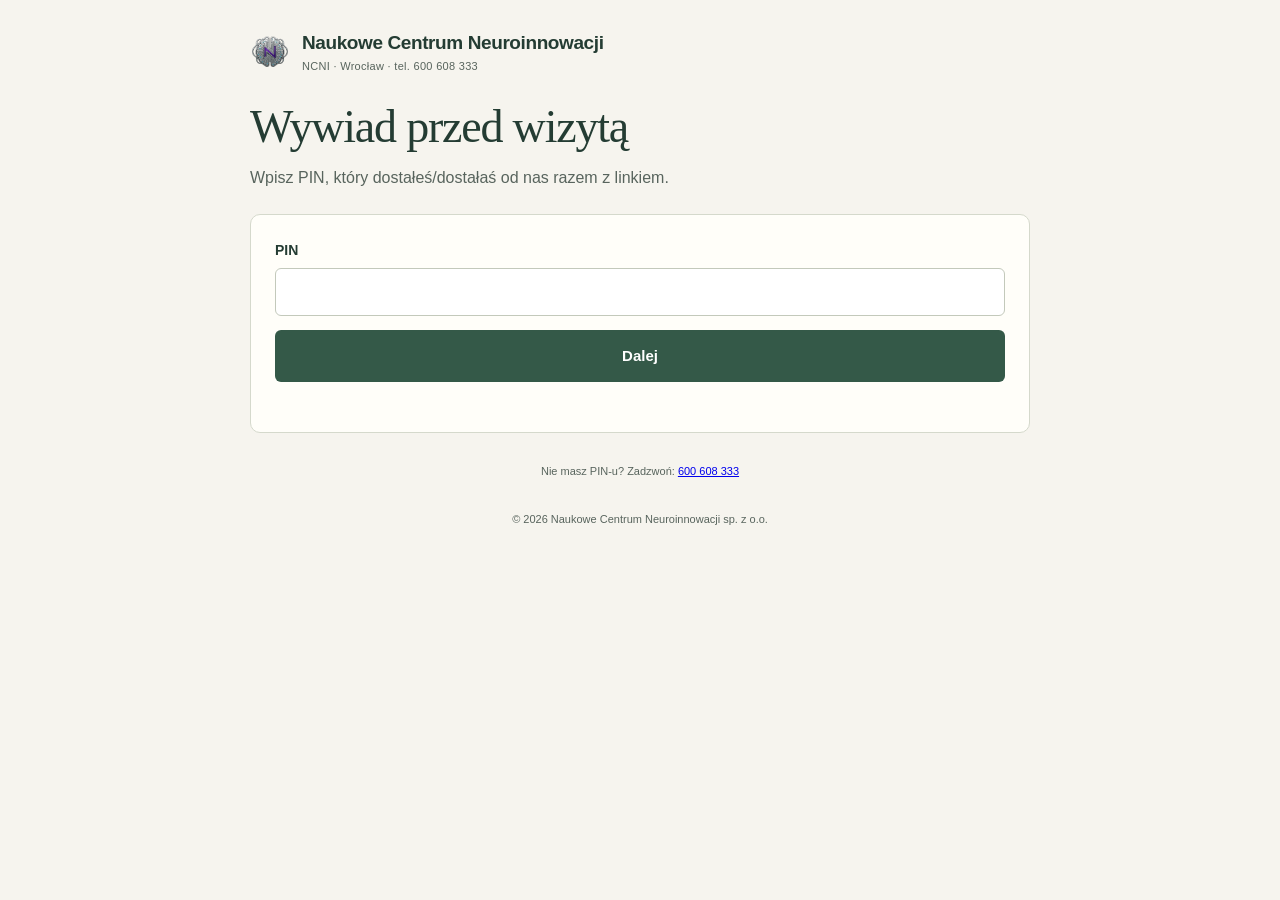
<file: ankieta.html>
<!doctype html>
<html lang="pl">
<head>
<meta charset="utf-8">
<meta name="viewport" content="width=device-width, initial-scale=1, viewport-fit=cover">
<meta name="robots" content="noindex, nofollow">
<meta name="theme-color" content="#f6f4ee">
<title>Wywiad przed wizytą | NCNI</title>
<link rel="icon" href="assets/logo.webp">
<style>
:root{--paper:#f6f4ee;--ink:#243c33;--muted:#58645d;--green:#345948;--sage:#e5eadd;--line:#d5d9cc;--accent:#b26848;--white:#fffef9;--err:#8a382b}
*{box-sizing:border-box}
body{margin:0;background:var(--paper);color:var(--ink);font-family:Arial,Helvetica,sans-serif;font-size:16px;line-height:1.6}
.wrap{width:min(780px,calc(100% - 32px));margin:0 auto;padding:28px 0 60px}
.brand{display:flex;align-items:center;gap:12px;font-weight:700;font-size:19px;letter-spacing:-.4px;margin-bottom:26px}
.brand img{width:40px;height:40px;object-fit:contain}
.brand small{display:block;font-weight:400;font-size:11px;color:var(--muted);letter-spacing:.3px}
h1{font-family:Georgia,'Times New Roman',serif;font-weight:400;font-size:clamp(32px,6vw,46px);line-height:1.1;letter-spacing:-1.2px;margin:0 0 12px}
h2{font-family:Georgia,serif;font-weight:400;font-size:25px;margin:0 0 4px}
h3{font-size:13px;color:var(--accent);text-transform:uppercase;letter-spacing:1px;margin:26px 0 12px}
.part{font-size:11px;font-weight:700;letter-spacing:1.5px;color:var(--accent);text-transform:uppercase;margin:0 0 4px}
.sub{color:var(--muted);font-size:14px;margin:0 0 10px}
.lead{color:var(--muted);margin:0 0 24px}
.card{background:var(--white);border:1px solid var(--line);border-radius:10px;padding:24px;margin-bottom:18px}
fieldset{border:0;margin:0;padding:0;min-width:0}
fieldset[disabled]{display:none}
label.f{display:block;font-weight:600;font-size:14px;margin:0 0 14px}
label.f small{display:block;font-weight:400;font-size:12px;color:var(--muted)}
input[type=text],input[type=email],input[type=tel],input[type=password],input[type=number],textarea{display:block;width:100%;margin-top:6px;font:inherit;font-weight:400;padding:12px 14px;border:1px solid #c3c9bb;border-radius:6px;background:#fff;color:var(--ink)}
textarea{min-height:84px;resize:vertical}
input:focus,textarea:focus{outline:2px solid var(--accent);outline-offset:1px}
.row{display:grid;grid-template-columns:1fr 1fr;gap:0 16px}
.q{margin:0 0 20px}
.q>p{font-weight:600;font-size:15px;margin:0 0 8px}
.q>p small{font-weight:400;color:var(--muted)}
.opts{display:flex;flex-wrap:wrap;gap:8px}
.opts label{display:flex;align-items:center;gap:8px;font-size:14px;cursor:pointer;border:1px solid var(--line);border-radius:30px;padding:8px 14px;background:#fff}
.opts label:has(input:checked){border-color:var(--green);background:var(--sage)}
.opts input,.list input,.scale input,.decl input{accent-color:var(--green)}
.list label{display:flex;align-items:flex-start;gap:9px;font-size:14px;margin-bottom:8px;cursor:pointer}
.list input{margin-top:4px}
.q .more{margin-top:8px}
.scale{width:100%;border-collapse:collapse;font-size:14px}
.scale th{font-weight:600;font-size:12px;color:var(--muted);padding:4px 2px}
.scale td{border-top:1px solid var(--line);padding:9px 2px;text-align:center}
.scale td:first-child{text-align:left;padding-right:8px}
.scale input{width:20px;height:20px}
.decl{background:var(--sage);border-radius:8px;padding:16px;font-size:13px}
.decl label{display:flex;gap:10px;align-items:flex-start;margin-bottom:10px;cursor:pointer}
.decl label:last-child{margin-bottom:0}
.decl input{width:20px;height:20px;flex-shrink:0;margin-top:1px}
.btn{display:inline-flex;align-items:center;justify-content:center;min-height:52px;padding:14px 28px;border:0;border-radius:6px;background:var(--green);color:#fff;font:inherit;font-weight:600;font-size:15px;cursor:pointer;width:100%}
.btn:hover{background:#244233}.btn:disabled{opacity:.6;cursor:wait}
.msg{margin:12px 0 0;font-size:14px;min-height:1em}.msg.err{color:var(--err)}
.foot{font-size:11px;color:var(--muted);margin-top:30px;text-align:center}
[hidden]{display:none!important}
@media(max-width:640px){.row{grid-template-columns:1fr}.card{padding:18px}.scale{font-size:13px}.scale th{font-size:11px}}
</style>
</head>
<body>
<div class="wrap">
 <div class="brand"><img src="assets/logo.webp" alt=""><div>Naukowe Centrum Neuroinnowacji<small>NCNI · Wrocław · tel. 600 608 333</small></div></div>

 <section id="step-pin">
  <h1>Wywiad przed wizytą</h1>
  <p class="lead">Wpisz PIN, który dostałeś/dostałaś od nas razem z linkiem.</p>
  <div class="card">
   <form id="pin-form" autocomplete="off">
    <label class="f">PIN<input type="password" id="pin" inputmode="numeric" autocomplete="off" required></label>
    <button class="btn" type="submit">Dalej</button>
    <p class="msg err" id="pin-msg" role="alert"></p>
   </form>
  </div>
  <p class="foot">Nie masz PIN-u? Zadzwoń: <a href="tel:+48600608333">600 608 333</a></p>
 </section>

 <section id="step-form" hidden>
  <h1>Wywiad przed wizytą</h1>
  <p class="lead">Wypełnienie zajmuje ok. 10–15 minut. Na pytanie, na które nie znasz odpowiedzi, wystarczy nie odpowiadać. Resztę omówimy na miejscu.</p>
  <form id="survey" novalidate>

   <!-- ============ CZĘŚĆ 1: WYWIAD KWALIFIKACYJNY ============ -->
   <div class="card">
    <p class="part">Część 1</p><h2>Wywiad kwalifikacyjny</h2>
    <h3>I. Dane</h3>
    <div class="q"><p>Kto wypełnia ankietę?</p><div class="opts">
     <label><input type="radio" name="Wypełnia" value="osoba, której dotyczy wizyta" checked> osoba, której dotyczy wizyta</label>
     <label><input type="radio" name="Wypełnia" value="rodzic / opiekun"> rodzic / opiekun</label></div></div>
    <div class="row">
     <label class="f">Imię i nazwisko osoby, której dotyczy wizyta<input type="text" name="Imię i nazwisko" id="imie" required></label>
     <label class="f">Data urodzenia<input type="text" name="Data urodzenia" placeholder="np. 12.03.2008"></label>
    </div>
    <div class="row">
     <label class="f">Telefon<input type="tel" name="Telefon" id="telefon" required></label>
     <label class="f">E-mail<input type="email" name="E-mail" id="email"></label>
    </div>
    <div class="row">
     <label class="f">PESEL <small>(opcjonalnie)</small><input type="text" name="PESEL" inputmode="numeric"></label>
     <label class="f">Termin wizyty <small>(jeśli znasz)</small><input type="text" name="Termin wizyty" id="termin" placeholder="np. czw. 12.11, 17:00"></label>
    </div>
    <label class="f">Adres zamieszkania <small>(opcjonalnie)</small><input type="text" name="Adres"></label>
    <div class="row">
     <label class="f">Osoba do kontaktu w nagłych wypadkach<input type="text" name="Osoba kontaktowa (nagłe wypadki)"></label>
     <label class="f">Jej telefon<input type="tel" name="Telefon osoby kontaktowej"></label>
    </div>

    <h3>II. Historia medyczna</h3>
    <div class="q"><p>1. Aktualne diagnozy medyczne lub psychologiczne</p><div class="opts">
     <label><input type="radio" name="1. Diagnozy" value="tak"> tak</label><label><input type="radio" name="1. Diagnozy" value="nie"> nie</label></div>
     <textarea class="more" name="1. Diagnozy – jakie" placeholder="Jeśli tak, jakie?"></textarea></div>
    <div class="q"><p>2. Przyjmowane leki</p><div class="opts">
     <label><input type="radio" name="2. Leki" value="tak"> tak</label><label><input type="radio" name="2. Leki" value="nie"> nie</label></div>
     <textarea class="more" name="2. Leki – nazwa, dawka, jak często" placeholder="Nazwa leku, dawka, jak często"></textarea></div>
    <div class="q"><p>3. Czy występowały w przeszłości lub obecnie:</p><div class="list">
     <label><input type="checkbox" name="3. Schorzenia" value="padaczka lub napady drgawkowe"> padaczka lub napady drgawkowe</label>
     <label><input type="checkbox" name="3. Schorzenia" value="udar mózgu"> udar mózgu</label>
     <label><input type="checkbox" name="3. Schorzenia" value="uraz głowy / wstrząśnienie mózgu"> uraz głowy / wstrząśnienie mózgu</label>
     <label><input type="checkbox" name="3. Schorzenia" value="zaburzenia neurologiczne"> zaburzenia neurologiczne</label>
     <label><input type="checkbox" name="3. Schorzenia" value="zaburzenia serca / rozrusznik"> zaburzenia serca / wszczepiony rozrusznik</label>
     <label><input type="checkbox" name="3. Schorzenia" value="ciąża (aktualna lub planowana)"> ciąża (aktualna lub planowana)</label>
     <label><input type="checkbox" name="3. Schorzenia" value="implant ślimakowy / stymulator mózgu"> implant ślimakowy / stymulator mózgu</label></div>
     <input type="text" class="more" name="3. Inne istotne schorzenia" placeholder="Inne istotne schorzenia"></div>
    <div class="q"><p>4. Hospitalizacja psychiatryczna kiedykolwiek</p><div class="opts">
     <label><input type="radio" name="4. Hospitalizacja psychiatryczna" value="tak"> tak</label><label><input type="radio" name="4. Hospitalizacja psychiatryczna" value="nie"> nie</label></div>
     <input type="text" class="more" name="4. Hospitalizacja – przyczyna i data" placeholder="Jeśli tak, przyczyna i data"></div>

    <h3>III. Cel i objawy</h3>
    <div class="q"><p>5. Główny cel zgłoszenia na biofeedback <small>(można kilka)</small></p><div class="list">
     <label><input type="checkbox" name="5. Cel" value="ADHD / koncentracja"> ADHD / problemy z koncentracją</label>
     <label><input type="checkbox" name="5. Cel" value="stres przewlekły"> stres przewlekły</label>
     <label><input type="checkbox" name="5. Cel" value="lęk / napady paniki"> zaburzenia lękowe / napady paniki</label>
     <label><input type="checkbox" name="5. Cel" value="obniżony nastrój"> depresja / obniżony nastrój</label>
     <label><input type="checkbox" name="5. Cel" value="sen"> zaburzenia snu</label>
     <label><input type="checkbox" name="5. Cel" value="ból przewlekły"> chroniczny ból (migreny, plecy, napięcie mięśni)</label>
     <label><input type="checkbox" name="5. Cel" value="regulacja emocji"> problemy emocjonalne / regulacja emocji</label>
     <label><input type="checkbox" name="5. Cel" value="wsparcie w chorobie neurologicznej"> wsparcie w chorobie neurologicznej</label>
     <label><input type="checkbox" name="5. Cel" value="funkcje poznawcze / peak performance"> funkcje poznawcze / peak performance</label></div>
     <input type="text" class="more" name="5. Cel – inne" placeholder="Inne"></div>
    <div class="q"><p>6. Nasilenie objawów w ostatnim miesiącu <small>(0 = brak, 5 = bardzo nasilone)</small></p>
     <table class="scale" id="scale"><tr><th></th><th>0</th><th>1</th><th>2</th><th>3</th><th>4</th><th>5</th></tr></table></div>
    <label class="f">7. Kiedy objawy pojawiły się po raz pierwszy?<input type="text" name="7. Początek objawów"></label>
    <label class="f">8. Co mogło być przyczyną objawów?<textarea name="8. Możliwa przyczyna"></textarea></label>

    <h3>IV. Styl życia</h3>
    <div class="row">
     <label class="f">9. Średnio godzin snu na dobę<input type="text" name="9. Sen – godzin na dobę" inputmode="decimal"></label>
     <div class="q"><p>Jakość snu</p><div class="opts">
      <label><input type="radio" name="9. Jakość snu" value="dobra"> dobra</label><label><input type="radio" name="9. Jakość snu" value="przeciętna"> przeciętna</label><label><input type="radio" name="9. Jakość snu" value="słaba"> słaba</label></div></div>
    </div>
    <div class="q"><p>Problemy ze snem</p><div class="opts">
     <label><input type="checkbox" name="9. Problemy ze snem" value="trudno zasnąć"> trudno zasnąć</label><label><input type="checkbox" name="9. Problemy ze snem" value="budzenie w nocy"> budzenie w nocy</label><label><input type="checkbox" name="9. Problemy ze snem" value="wczesne budzenie"> wczesne budzenie</label><label><input type="checkbox" name="9. Problemy ze snem" value="brak"> brak</label></div></div>
    <div class="row">
     <label class="f">10. Regularne posiłki dziennie<input type="text" name="10. Posiłki dziennie"></label>
     <label class="f">Kawa / energetyki dziennie<input type="text" name="10. Kawa / energetyki dziennie"></label>
    </div>
    <div class="q"><p>Alkohol</p><div class="opts">
     <label><input type="radio" name="10. Alkohol" value="brak"> brak</label><label><input type="radio" name="10. Alkohol" value="okazjonalnie"> okazjonalnie</label><label><input type="radio" name="10. Alkohol" value="regularnie"> regularnie</label></div></div>
    <label class="f">11. Aktywność fizyczna: jaka?<input type="text" name="11. Aktywność – rodzaj"></label>
    <div class="q"><p>Jak często?</p><div class="opts">
     <label><input type="radio" name="11. Aktywność – częstotliwość" value="codziennie"> codziennie</label><label><input type="radio" name="11. Aktywność – częstotliwość" value="kilka razy w tygodniu"> kilka razy w tygodniu</label><label><input type="radio" name="11. Aktywność – częstotliwość" value="rzadko"> rzadko</label><label><input type="radio" name="11. Aktywność – częstotliwość" value="brak"> brak</label></div></div>
    <div class="q"><p>12. Palenie tytoniu</p><div class="opts">
     <label><input type="radio" name="12. Palenie" value="tak"> tak</label><label><input type="radio" name="12. Palenie" value="nie"> nie</label><label><input type="radio" name="12. Palenie" value="rzucił(a)"> rzuciłem/am</label></div>
     <input type="text" class="more" name="12. Palenie – ile / od kiedy nie" placeholder="Ile dziennie albo kiedy rzucone"></div>
    <label class="f">Inne substancje psychoaktywne <small>(jeśli tak, jakie)</small><input type="text" name="12. Inne substancje"></label>
    <div class="q"><p>13. Techniki relaksacyjne</p><div class="opts">
     <label><input type="checkbox" name="13. Relaksacja" value="medytacja"> medytacja</label><label><input type="checkbox" name="13. Relaksacja" value="joga"> joga</label><label><input type="checkbox" name="13. Relaksacja" value="mindfulness"> mindfulness</label><label><input type="checkbox" name="13. Relaksacja" value="ćwiczenia oddechowe"> ćwiczenia oddechowe</label></div>
     <input type="text" class="more" name="13. Relaksacja – inne" placeholder="Inne"></div>

    <h3>V. Dotychczasowa terapia</h3>
    <label class="f">14. Psychoterapia <small>(rodzaj, okres)</small><input type="text" name="14. Psychoterapia"></label>
    <label class="f">Farmakoterapia psychiatryczna <small>(jakie leki)</small><input type="text" name="14. Farmakoterapia"></label>
    <label class="f">Biofeedback / neurofeedback <small>(gdzie, kiedy)</small><input type="text" name="14. Biofeedback / neurofeedback wcześniej"></label>
    <label class="f">Inne formy terapii <small>(np. akupunktura, osteopatia, SI)</small><input type="text" name="14. Inne terapie"></label>
    <div class="q"><p>15. Efekty dotychczasowej terapii</p><div class="opts">
     <label><input type="radio" name="15. Efekty terapii" value="znaczna poprawa"> znaczna poprawa</label><label><input type="radio" name="15. Efekty terapii" value="umiarkowana poprawa"> umiarkowana poprawa</label><label><input type="radio" name="15. Efekty terapii" value="brak poprawy"> brak poprawy</label><label><input type="radio" name="15. Efekty terapii" value="pogorszenie"> pogorszenie</label><label><input type="radio" name="15. Efekty terapii" value="nie dotyczy"> nie dotyczy</label></div></div>

    <h3>VI. Motywacja i oczekiwania</h3>
    <label class="f">16. Co skłoniło do wyboru biofeedbacku w NCNI?<textarea name="16. Dlaczego NCNI"></textarea></label>
    <label class="f">17. Oczekiwania wobec terapii<textarea name="17. Oczekiwania"></textarea></label>
    <div class="q"><p>18. Gotowość do regularnych sesji <small>(1–2 razy w tygodniu przez kilka miesięcy)</small></p><div class="opts">
     <label><input type="radio" name="18. Gotowość" value="bardzo wysoka"> bardzo wysoka</label><label><input type="radio" name="18. Gotowość" value="wysoka"> wysoka</label><label><input type="radio" name="18. Gotowość" value="średnia"> średnia</label><label><input type="radio" name="18. Gotowość" value="niska"> niska</label></div></div>
    <label class="f">19. Dodatkowe uwagi ważne dla terapeuty<textarea name="19. Uwagi"></textarea></label>
   </div>

   <!-- wybór części 2, gdy link jej nie podaje -->
   <div class="card" id="cz2-choice" hidden>
    <div class="q" style="margin:0"><p>Część 2 ankiety</p><div class="opts">
     <label><input type="radio" name="_cz2" value="" checked> bez części 2</label>
     <label><input type="radio" name="_cz2" value="autyzm"> autyzm</label>
     <label><input type="radio" name="_cz2" value="dyskalkulia"> trudności z liczbami</label></div></div>
   </div>

   <!-- ============ CZĘŚĆ 2: AUTYZM ============ -->
   <fieldset class="card" data-module="autyzm" disabled>
    <p class="part">Część 2</p><h2>Autyzm: co warto wiedzieć przed sesją</h2>
    <p class="sub">Te pytania pomagają nam przygotować sesję tak, żeby była komfortowa: czujniki, światło, dźwięki, tempo.</p>
    <h3>Diagnoza i wsparcie</h3>
    <div class="row">
     <label class="f">Kiedy postawiono diagnozę spektrum autyzmu?<input type="text" name="A1. Diagnoza – kiedy"></label>
     <label class="f">Kto ją postawił? <small>(poradnia, psychiatra, ośrodek)</small><input type="text" name="A1. Diagnoza – kto"></label>
    </div>
    <div class="q"><p>A2. Inne rozpoznania lub trudności współwystępujące</p><div class="opts">
     <label><input type="checkbox" name="A2. Współwystępowanie" value="ADHD"> ADHD</label><label><input type="checkbox" name="A2. Współwystępowanie" value="lęk"> lęk</label><label><input type="checkbox" name="A2. Współwystępowanie" value="obniżony nastrój"> obniżony nastrój</label><label><input type="checkbox" name="A2. Współwystępowanie" value="padaczka"> padaczka</label><label><input type="checkbox" name="A2. Współwystępowanie" value="tiki"> tiki</label><label><input type="checkbox" name="A2. Współwystępowanie" value="zaburzenia snu"> zaburzenia snu</label><label><input type="checkbox" name="A2. Współwystępowanie" value="trudności z jedzeniem"> trudności z jedzeniem</label><label><input type="checkbox" name="A2. Współwystępowanie" value="niepełnosprawność intelektualna"> niepełnosprawność intelektualna</label></div></div>
    <label class="f">A3. Obecne formy wsparcia <small>(np. TUS, SI, logopeda, terapia, asystent, nauczyciel wspomagający)</small><input type="text" name="A3. Obecne wsparcie"></label>

    <h3>Komunikacja</h3>
    <div class="q"><p>A4. Jak najłatwiej się porozumieć?</p><div class="opts">
     <label><input type="checkbox" name="A4. Komunikacja" value="swobodna mowa"> swobodna mowa</label><label><input type="checkbox" name="A4. Komunikacja" value="krótkie zdania"> krótkie, proste zdania</label><label><input type="checkbox" name="A4. Komunikacja" value="pisanie / czat"> pisanie / czat</label><label><input type="checkbox" name="A4. Komunikacja" value="obrazki / AAC"> obrazki / AAC</label><label><input type="checkbox" name="A4. Komunikacja" value="przez opiekuna"> przez opiekuna</label></div></div>
    <label class="f">A5. Jak pokazuje, że coś jest nie tak, boli albo jest za dużo?<textarea name="A5. Sygnał dyskomfortu"></textarea></label>
    <div class="q"><p>A6. Czy lepiej, żeby z góry wiedział(a), co się wydarzy (plan sesji krok po kroku)?</p><div class="opts">
     <label><input type="radio" name="A6. Plan z góry" value="tak, bardzo ważne"> tak, bardzo ważne</label><label><input type="radio" name="A6. Plan z góry" value="pomaga"> pomaga</label><label><input type="radio" name="A6. Plan z góry" value="bez znaczenia"> bez znaczenia</label></div></div>

    <h3>Zmysły (ważne przy czujnikach)</h3>
    <div class="q"><p>A7. Co przeszkadza lub przeciąża? <small>(zaznacz wszystko, co pasuje)</small></p><div class="list">
     <label><input type="checkbox" name="A7. Przeciążenia zmysłowe" value="głośne lub nagłe dźwięki"> głośne lub nagłe dźwięki</label>
     <label><input type="checkbox" name="A7. Przeciążenia zmysłowe" value="jasne / migające światło"> jasne lub migające światło, ekrany</label>
     <label><input type="checkbox" name="A7. Przeciążenia zmysłowe" value="dotyk obcych osób"> dotyk obcych osób</label>
     <label><input type="checkbox" name="A7. Przeciążenia zmysłowe" value="coś na głowie (czepek, opaska, słuchawki)"> coś na głowie (czepek EEG, opaska, słuchawki)</label>
     <label><input type="checkbox" name="A7. Przeciążenia zmysłowe" value="coś na skórze (elektrody, żel, pas na klatkę)"> coś na skórze (elektrody, żel, pas na klatkę piersiową)</label>
     <label><input type="checkbox" name="A7. Przeciążenia zmysłowe" value="zapachy"> zapachy</label>
     <label><input type="checkbox" name="A7. Przeciążenia zmysłowe" value="nowe miejsca / obcy ludzie"> nowe miejsca, obcy ludzie</label>
     <label><input type="checkbox" name="A7. Przeciążenia zmysłowe" value="czekanie"> czekanie</label></div></div>
    <div class="q"><p>A8. Czy zaakceptuje czujnik na palcu, uchu lub pas na klatce piersiowej?</p><div class="opts">
     <label><input type="radio" name="A8. Akceptacja czujników" value="tak"> tak</label><label><input type="radio" name="A8. Akceptacja czujników" value="po oswojeniu"> po oswojeniu</label><label><input type="radio" name="A8. Akceptacja czujników" value="raczej nie"> raczej nie</label><label><input type="radio" name="A8. Akceptacja czujników" value="nie wiem"> nie wiem</label></div></div>
    <div class="q"><p>A9. Ile czasu wytrzymuje spokojnie przy jednym zadaniu, siedząc?</p><div class="opts">
     <label><input type="radio" name="A9. Czas skupienia" value="do 10 min"> do 10 min</label><label><input type="radio" name="A9. Czas skupienia" value="10–20 min"> 10–20 min</label><label><input type="radio" name="A9. Czas skupienia" value="20–40 min"> 20–40 min</label><label><input type="radio" name="A9. Czas skupienia" value="ponad 40 min"> ponad 40 min</label></div></div>
    <label class="f">A10. Co szczególnie lubi lub uspokaja? <small>(np. dźwięki, kolory, przedmioty)</small><input type="text" name="A10. Co uspokaja / co lubi zmysłowo"></label>

    <h3>Emocje i przeciążenie</h3>
    <div class="q"><p>A11. Jak często zdarzają się silne przeciążenia (meltdown, shutdown, wybuchy)?</p><div class="opts">
     <label><input type="radio" name="A11. Przeciążenia – jak często" value="prawie nigdy"> prawie nigdy</label><label><input type="radio" name="A11. Przeciążenia – jak często" value="raz w miesiącu"> raz w miesiącu</label><label><input type="radio" name="A11. Przeciążenia – jak często" value="co tydzień"> co tydzień</label><label><input type="radio" name="A11. Przeciążenia – jak często" value="prawie codziennie"> prawie codziennie</label></div></div>
    <label class="f">A12. Co zwykle je wywołuje i jakie są pierwsze sygnały?<textarea name="A12. Wyzwalacze i pierwsze sygnały"></textarea></label>
    <label class="f">A13. Co pomaga wtedy wrócić do równowagi? Czego unikać?<textarea name="A13. Co pomaga / czego unikać"></textarea></label>

    <h3>Codzienność i mocne strony</h3>
    <div class="q"><p>A14. Trudności w codzienności</p><div class="list">
     <label><input type="checkbox" name="A14. Codzienność" value="zmiany planu"> zmiany planu, nowe sytuacje</label>
     <label><input type="checkbox" name="A14. Codzienność" value="relacje z rówieśnikami"> nawiązywanie i utrzymywanie relacji</label>
     <label><input type="checkbox" name="A14. Codzienność" value="szkoła / praca"> funkcjonowanie w szkole / pracy</label>
     <label><input type="checkbox" name="A14. Codzienność" value="samodzielność"> samodzielność (ubieranie, jedzenie, higiena)</label>
     <label><input type="checkbox" name="A14. Codzienność" value="rytuały / powtarzalne zachowania"> silne rytuały, powtarzalne zachowania</label>
     <label><input type="checkbox" name="A14. Codzienność" value="sen"> sen</label></div></div>
    <label class="f">A15. Szczególne zainteresowania <small>(pomogą nam dobrać sceny VR i nagrody w treningu)</small><input type="text" name="A15. Zainteresowania"></label>
    <label class="f">A16. Mocne strony, w czym jest dobry/dobra?<input type="text" name="A16. Mocne strony"></label>
    <div class="q"><p>A17. Czy na sesji ma być obecny rodzic / opiekun?</p><div class="opts">
     <label><input type="radio" name="A17. Opiekun na sesji" value="tak"> tak</label><label><input type="radio" name="A17. Opiekun na sesji" value="na początku"> tylko na początku</label><label><input type="radio" name="A17. Opiekun na sesji" value="nie"> nie</label></div></div>
    <label class="f">A18. Co jeszcze pomoże nam przygotować się do spotkania?<textarea name="A18. Wskazówki dla nas"></textarea></label>
   </fieldset>

   <!-- ============ CZĘŚĆ 2: DYSKALKULIA ============ -->
   <fieldset class="card" data-module="dyskalkulia" disabled>
    <p class="part">Część 2</p><h2>Trudności z liczbami</h2>
    <div class="q"><p>D1. Kiedy pojawiły się trudności z liczbami?</p><div class="opts">
     <label><input type="radio" name="D1. Początek trudności" value="przedszkole/zerówka"> przedszkole / zerówka</label><label><input type="radio" name="D1. Początek trudności" value="klasy 1–3"> klasy 1–3</label><label><input type="radio" name="D1. Początek trudności" value="klasa 4 lub później"> klasa 4 lub później</label><label><input type="radio" name="D1. Początek trudności" value="nie wiem"> nie wiem</label></div></div>
    <div class="row"><label class="f">D2. Ostatnia ocena z matematyki<input type="text" name="D2. Ocena matematyka"></label><label class="f">z języka polskiego<input type="text" name="D2. Ocena polski"></label></div>
    <div class="q"><p>D3. Opinia z poradni</p><div class="opts">
     <label><input type="checkbox" name="D3. Opinia z poradni" value="nie było"> nie było</label><label><input type="checkbox" name="D3. Opinia z poradni" value="dysleksja"> dysleksja</label><label><input type="checkbox" name="D3. Opinia z poradni" value="dyskalkulia"> dyskalkulia</label><label><input type="checkbox" name="D3. Opinia z poradni" value="ADHD"> uwaga / ADHD</label></div></div>
    <div class="q"><p>D4. Co zauważasz?</p><div class="list">
     <label><input type="checkbox" name="D4. Objawy" value="liczy na palcach proste działania"> liczy na palcach proste działania</label>
     <label><input type="checkbox" name="D4. Objawy" value="nie pamięta tabliczki mnożenia"> nie pamięta tabliczki mnożenia</label>
     <label><input type="checkbox" name="D4. Objawy" value="myli się przy zegarze lub pieniądzach"> myli się przy zegarze lub pieniądzach</label>
     <label><input type="checkbox" name="D4. Objawy" value="nie wie, jak zabrać się do zadania z treścią"> nie wie, jak zabrać się do zadania z treścią</label>
     <label><input type="checkbox" name="D4. Objawy" value="przestawia cyfry, myli znaki"> przestawia cyfry, myli znaki</label>
     <label><input type="checkbox" name="D4. Objawy" value="w domu umie, na sprawdzianie się myli"> w domu umie, na sprawdzianie się myli</label>
     <label><input type="checkbox" name="D4. Objawy" value="denerwuje się lub unika matematyki"> denerwuje się, płacze lub unika matematyki</label></div></div>
    <label class="f">D5. Czego chcesz się dowiedzieć po spotkaniu?<textarea name="D5. Pytanie do nas"></textarea></label>
   </fieldset>

   <!-- ============ OŚWIADCZENIE ============ -->
   <div class="card">
    <h2 style="margin-bottom:12px">Oświadczenie</h2>
    <div class="decl">
     <label><input type="checkbox" id="decl1" name="Oświadczenie: dane prawdziwe" value="tak"><span>Podane informacje są prawdziwe i kompletne według mojej najlepszej wiedzy. Poinformuję terapeutę o zmianach w stanie zdrowia.</span></label>
     <label><input type="checkbox" id="decl2" name="Oświadczenie: biofeedback wspomagający" value="tak"><span>Rozumiem, że biofeedback jest metodą wspomagającą i nie zastępuje leczenia medycznego.</span></label>
     <label><input type="checkbox" id="decl3" name="Zgoda na przetwarzanie danych" value="tak"><span>Zgadzam się, żeby NCNI sp. z o.o. (ul. Stefana Żeromskiego 60/5A, Wrocław) przetwarzało te dane, w tym o zdrowiu, tylko w celu przygotowania i prowadzenia sesji. Mogę tę zgodę wycofać.</span></label>
    </div>
    <input type="text" name="_gotcha" tabindex="-1" autocomplete="off" style="position:absolute;left:-9999px" aria-hidden="true">
    <p style="margin:18px 0 0"><button class="btn" type="submit">Wyślij ankietę</button></p>
    <p class="msg" id="send-msg" role="status"></p>
   </div>
  </form>
 </section>

 <section id="step-done" hidden>
  <h1>Dziękujemy!</h1>
  <p class="lead">Ankieta dotarła do nas. Do zobaczenia na wizycie.</p>
  <div class="card"><p style="margin:0">Naukowe Centrum Neuroinnowacji<br>ul. Stefana Żeromskiego 60/5A, Wrocław<br>tel. <a href="tel:+48600608333">600 608 333</a></p></div>
 </section>

 <p class="foot">© 2026 Naukowe Centrum Neuroinnowacji sp. z o.o.</p>
</div>

<script>
'use strict';
// PIN do ankiety. Zmień tutaj, jeśli chcesz inny.
const PIN = '3333';
const ENDPOINT = 'https://formspree.io/f/moeepgpy';
const MODULES = {autyzm:'autyzm', dyskalkulia:'trudności z liczbami'};

const $ = s => document.querySelector(s);
const params = new URLSearchParams(location.search);
const survey = $('#survey');

// Skala objawów (pyt. 6)
['Trudności z koncentracją','Napięcie psychiczne / stres','Lęk / niepokój','Obniżony nastrój','Problemy ze snem','Drażliwość / wybuchy złości','Zmęczenie / brak energii','Ból głowy / migreny','Napięcie mięśniowe','Trudności w relacjach'].forEach(s=>{
 const tr=document.createElement('tr'); const td=document.createElement('td'); td.textContent=s; tr.appendChild(td);
 for(let i=0;i<=5;i++){const c=document.createElement('td');const r=document.createElement('input');r.type='radio';r.name='6. '+s+' (0–5)';r.value=i;r.setAttribute('aria-label',s+': '+i);c.appendChild(r);tr.appendChild(c);}
 $('#scale').appendChild(tr);
});

// Część 2: z linku (?cz2=autyzm) albo wybór w ankiecie
function setModule(m){
 survey.querySelectorAll('fieldset[data-module]').forEach(f=>f.disabled = f.dataset.module !== m);
}
const fromLink = (params.get('cz2')||'').toLowerCase();
if(MODULES[fromLink]) setModule(fromLink);
else { $('#cz2-choice').hidden = false; survey.querySelectorAll('input[name=_cz2]').forEach(r=>r.addEventListener('change',()=>setModule(r.value))); }

function openForm(){
 $('#step-pin').hidden = true; $('#step-form').hidden = false;
 try{ sessionStorage.setItem('ankieta_pin_ok','1'); }catch(e){}
 window.scrollTo(0,0);
}
try{ if(sessionStorage.getItem('ankieta_pin_ok')==='1') openForm(); }catch(e){}
if(params.get('pin') === PIN) openForm();
$('#pin-form').addEventListener('submit', e => {
 e.preventDefault();
 if($('#pin').value.trim() === PIN) openForm();
 else $('#pin-msg').textContent = 'Nieprawidłowy PIN. Sprawdź wiadomość od nas lub zadzwoń: 600 608 333.';
});
if(params.get('imie')) $('#imie').value = params.get('imie');
if(params.get('termin')) $('#termin').value = params.get('termin');

survey.addEventListener('submit', async e => {
 e.preventDefault();
 const msg = $('#send-msg'), btn = survey.querySelector('button[type=submit]');
 msg.className = 'msg';
 if(!$('#imie').value.trim() || !$('#telefon').value.trim()){ msg.className='msg err'; msg.textContent='Wpisz imię i nazwisko oraz telefon (na górze ankiety).'; return; }
 if(!$('#decl1').checked || !$('#decl2').checked || !$('#decl3').checked){ msg.className='msg err'; msg.textContent='Zaznacz trzy pola w oświadczeniu.'; return; }
 if(btn.disabled) return;
 btn.disabled = true; msg.textContent = 'Wysyłanie…';
 const raw = new FormData(survey);   // pola z ukrytej części 2 są pomijane (fieldset disabled)
 const active = survey.querySelector('fieldset[data-module]:not([disabled])');
 const fd = new FormData();
 fd.append('_subject', 'Ankieta przed wizytą – ' + $('#imie').value.trim() + (active ? ' – ' + MODULES[active.dataset.module] : '') + ($('#termin').value.trim() ? ' – ' + $('#termin').value.trim() : ''));
 fd.append('Część 2', active ? MODULES[active.dataset.module] : 'brak');
 const seen = new Set();
 for(const [key] of raw){
  if(seen.has(key) || key.startsWith('_')) continue; seen.add(key);
  const v = raw.getAll(key).map(x=>String(x).trim()).filter(Boolean).join('; ');
  if(v) fd.append(key, v);
 }
 if($('#email').value.trim()) fd.append('email', $('#email').value.trim());
 if(raw.get('_gotcha')) fd.append('_gotcha', raw.get('_gotcha'));
 const ctrl = new AbortController(); const t = setTimeout(()=>ctrl.abort(), 20000);
 try{
  const r = await fetch(ENDPOINT, {method:'POST', body:fd, headers:{Accept:'application/json'}, signal:ctrl.signal});
  const j = await r.json().catch(()=>({}));
  if(!r.ok || j.ok !== true){ msg.className='msg err'; msg.textContent = r.status===429 ? 'Za dużo prób. Spróbuj za chwilę lub zadzwoń: 600 608 333.' : 'Nie udało się wysłać. Spróbuj ponownie lub zadzwoń: 600 608 333.'; return; }
  $('#step-form').hidden = true; $('#step-done').hidden = false; window.scrollTo(0,0);
  try{ sessionStorage.removeItem('ankieta_pin_ok'); }catch(e){}
 }catch(err){
  msg.className='msg err'; msg.textContent='Nie udało się potwierdzić wysłania. Nie wysyłaj od razu ponownie; zadzwoń: 600 608 333.';
 }finally{ clearTimeout(t); btn.disabled = false; }
});
</script>
</body>
</html>
</file>
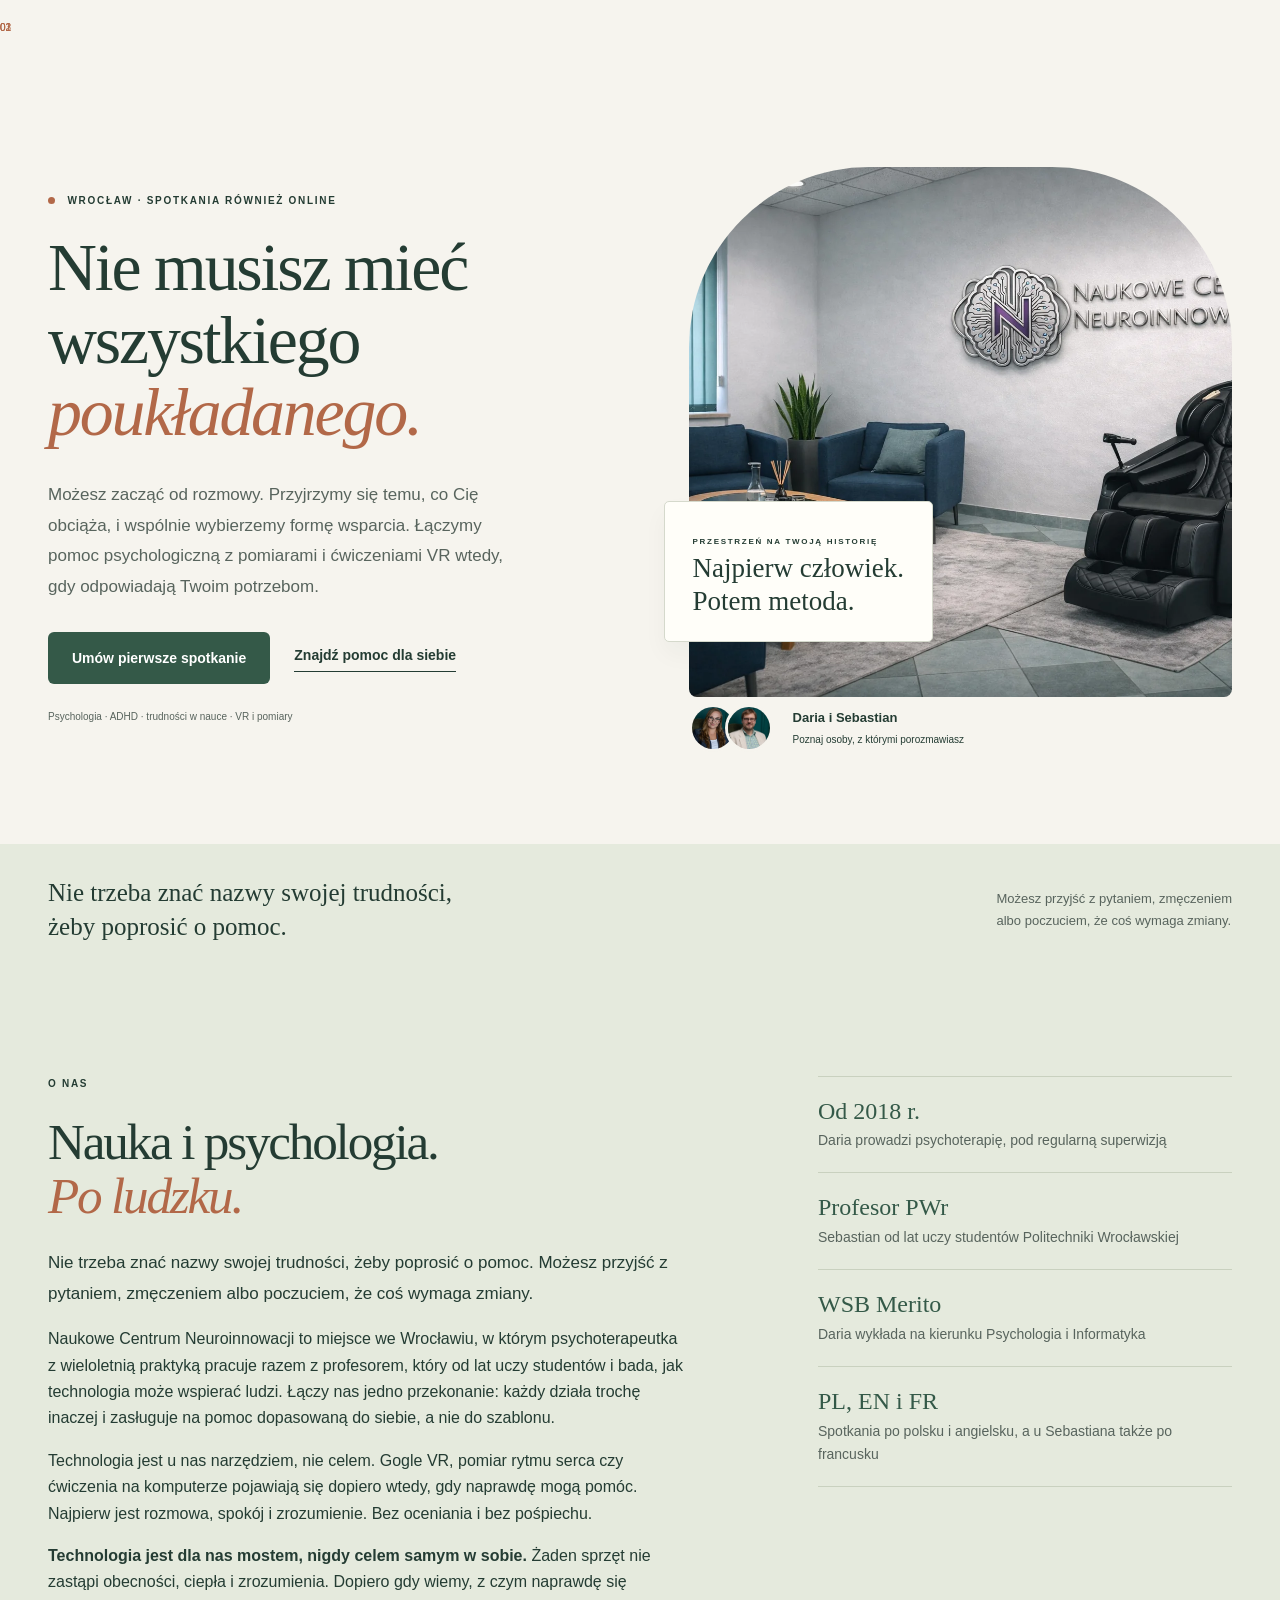
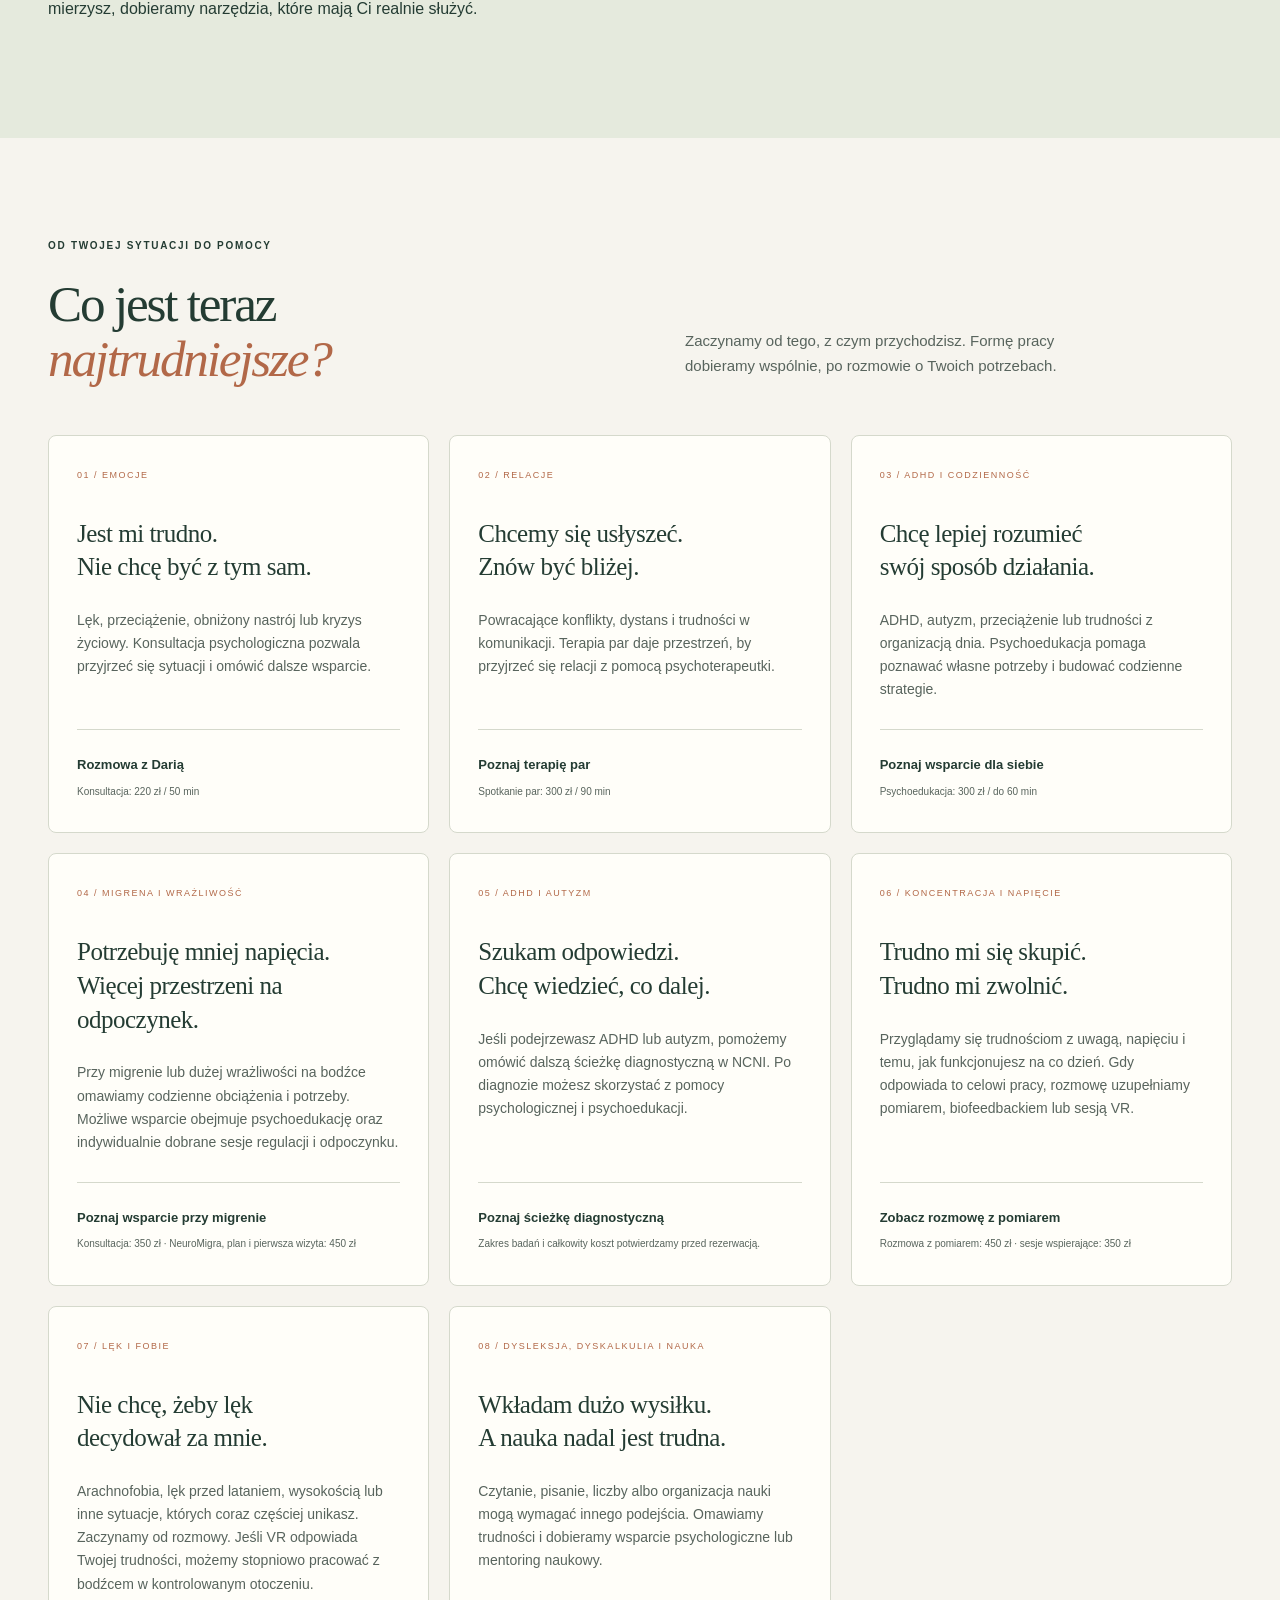
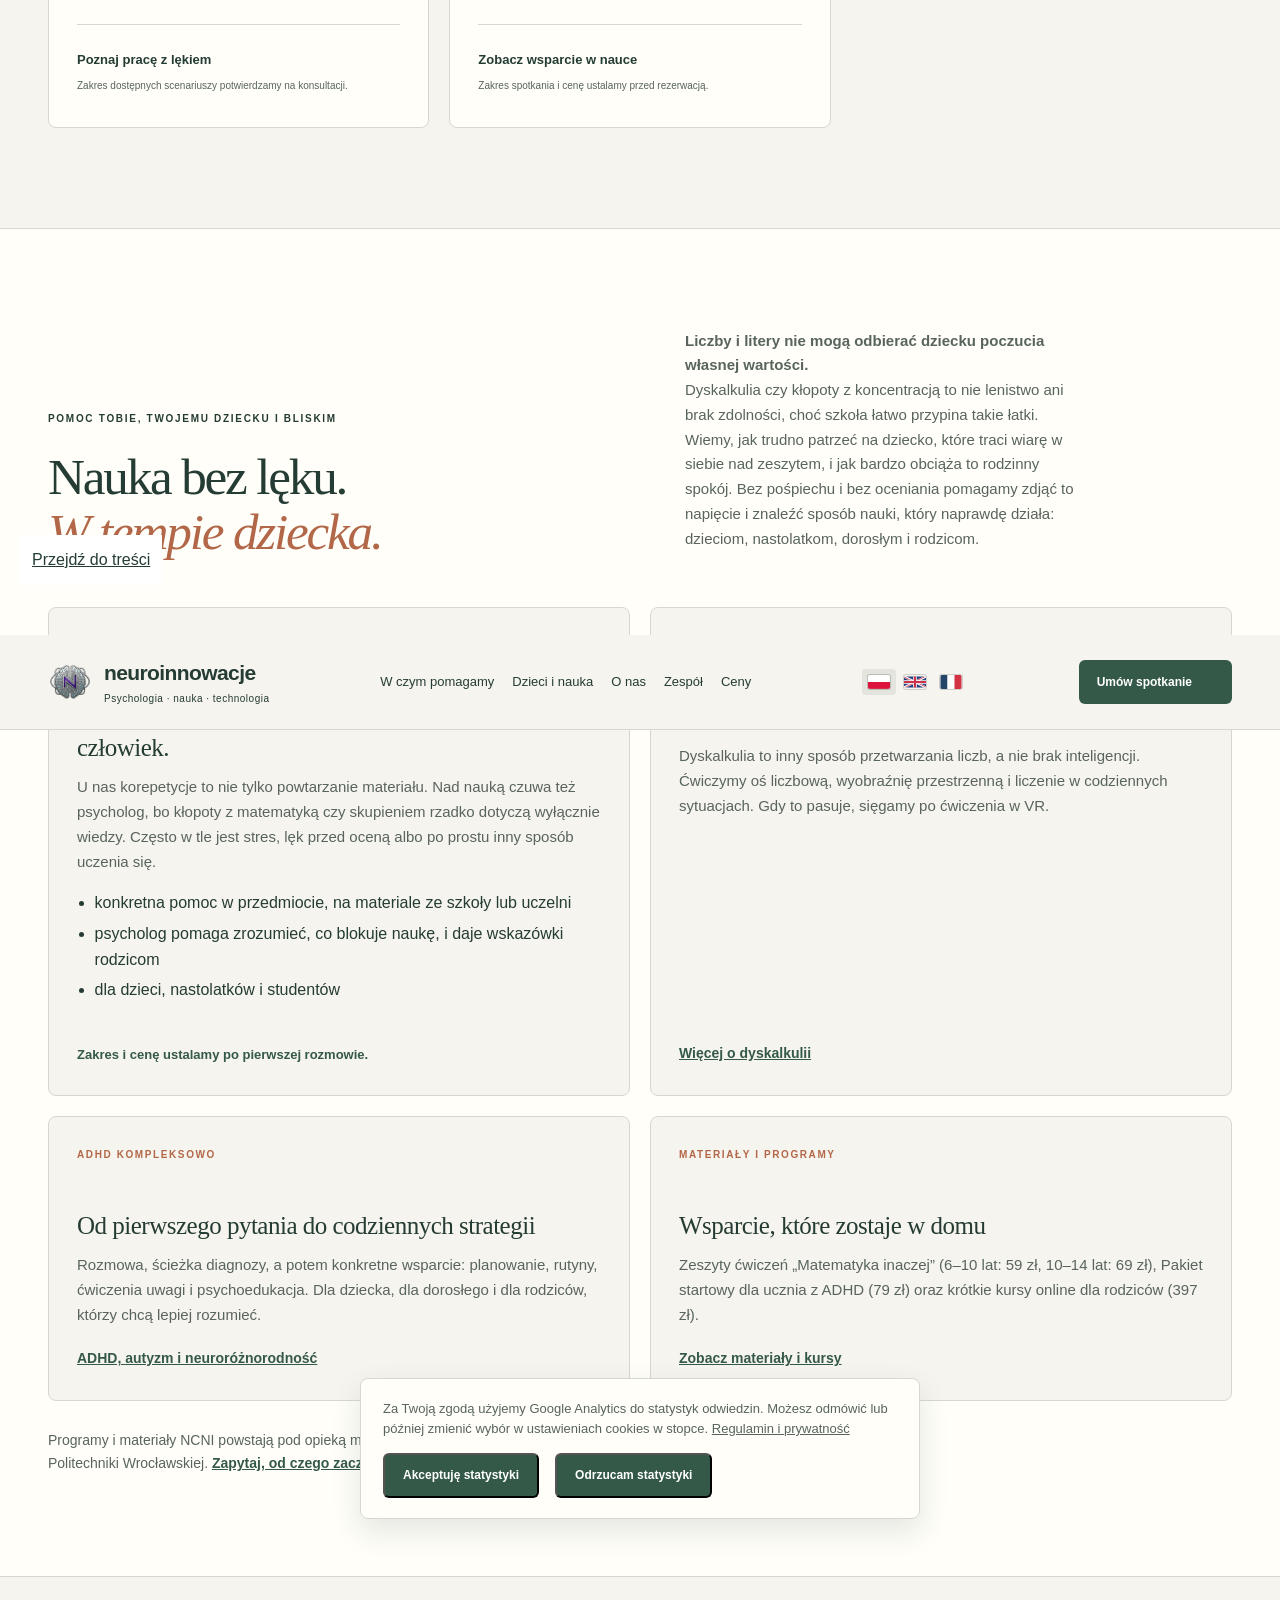
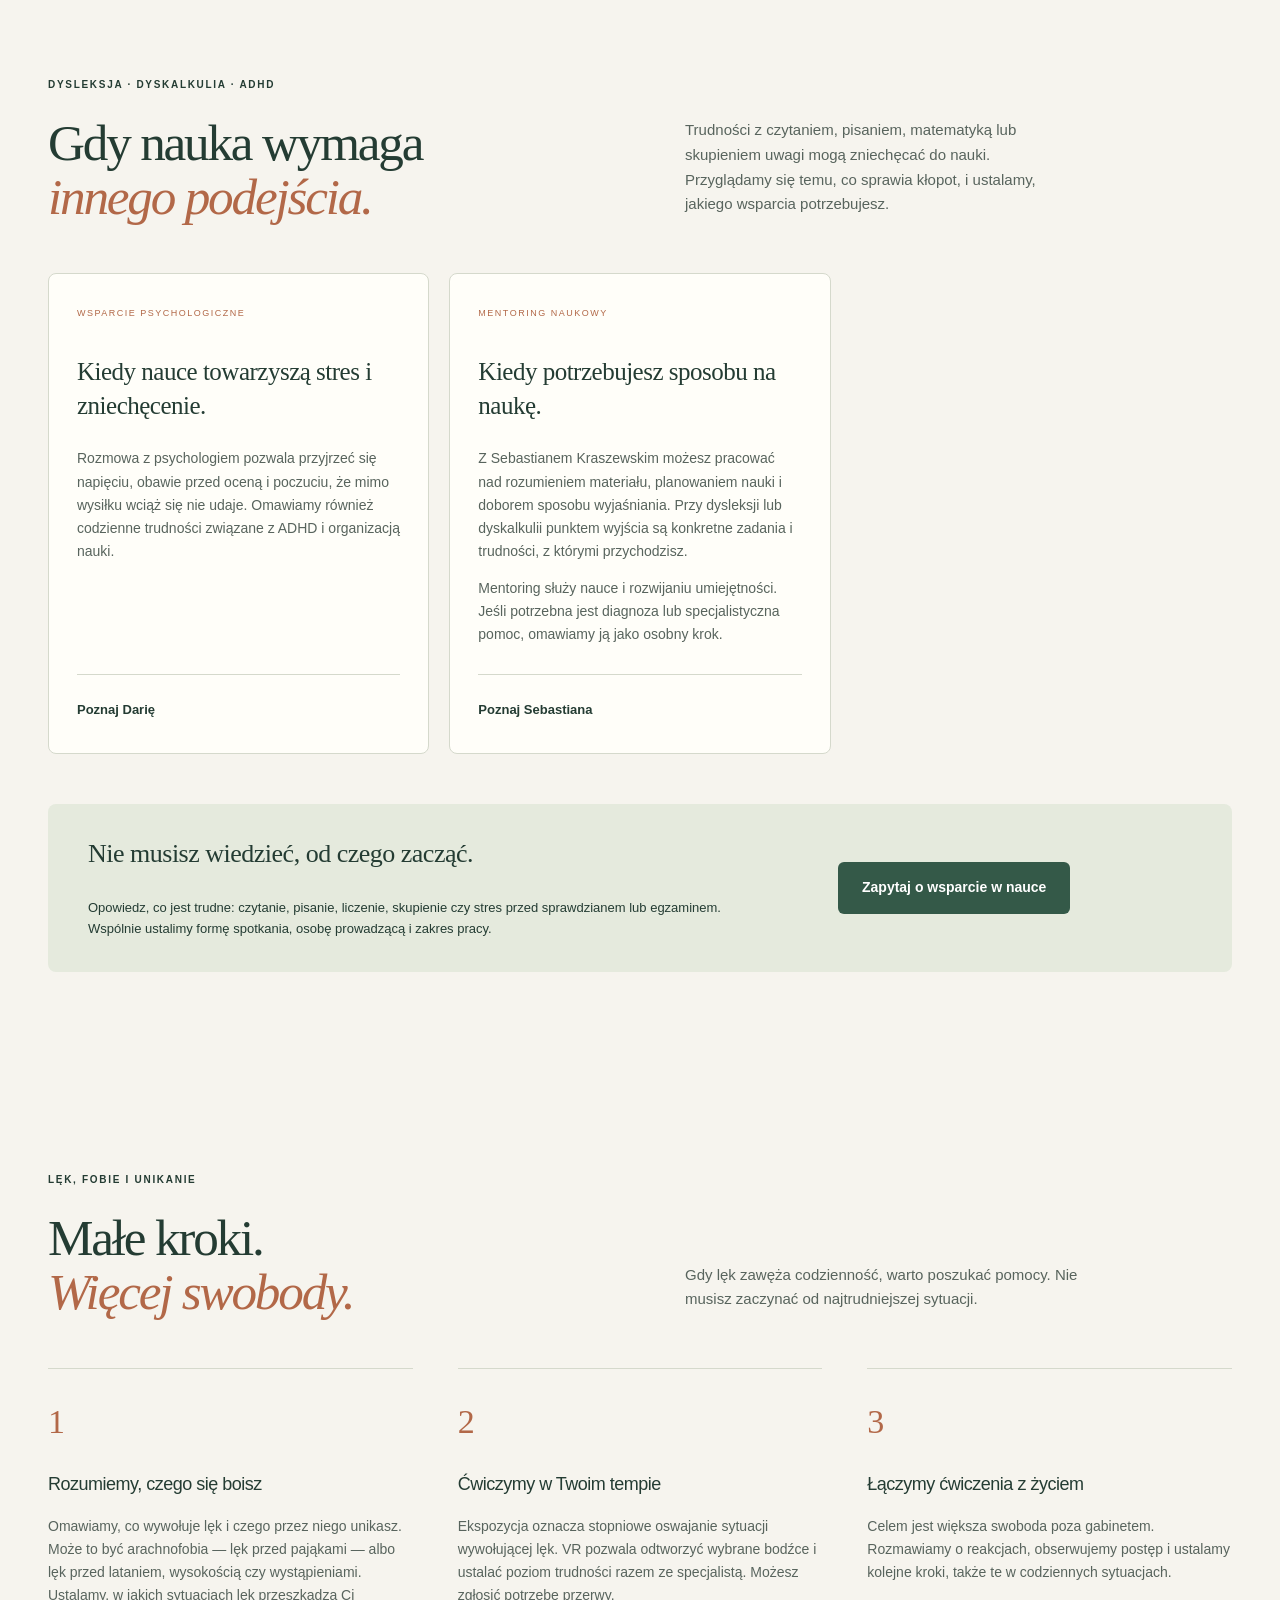
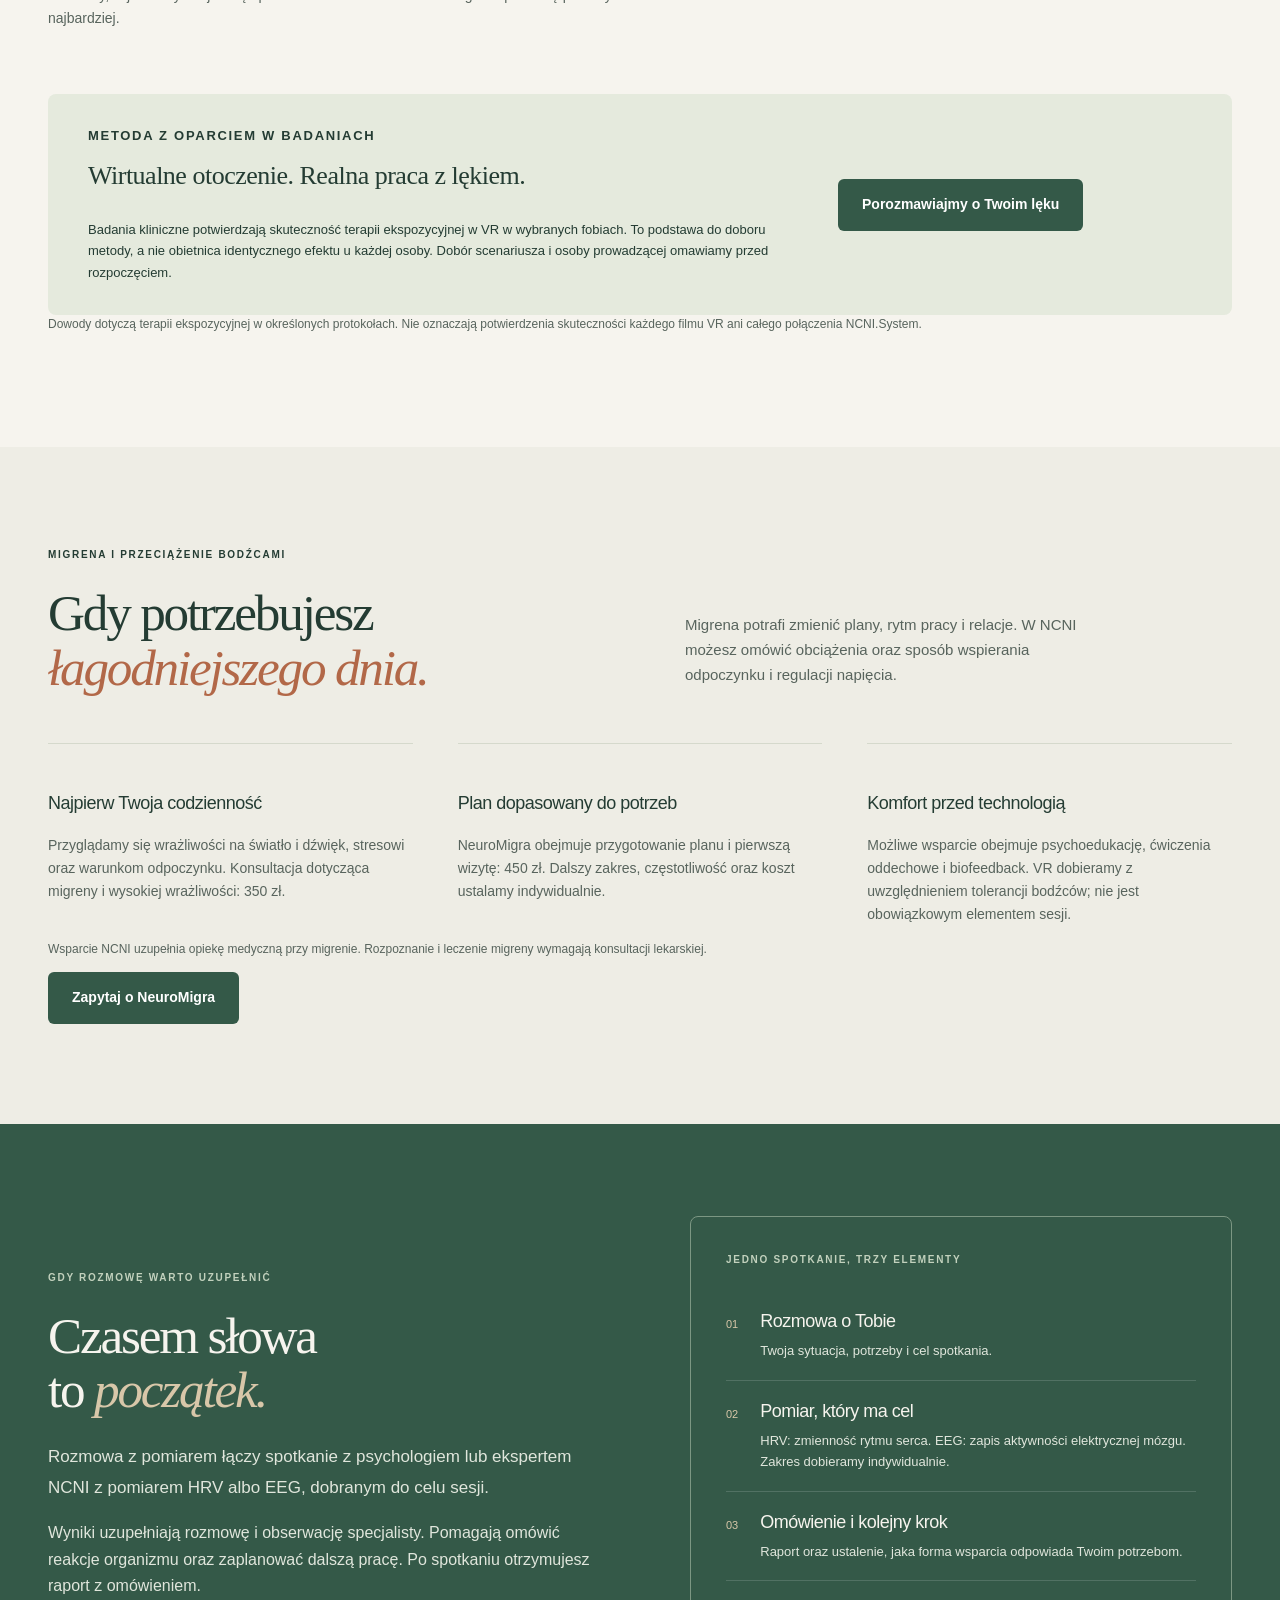
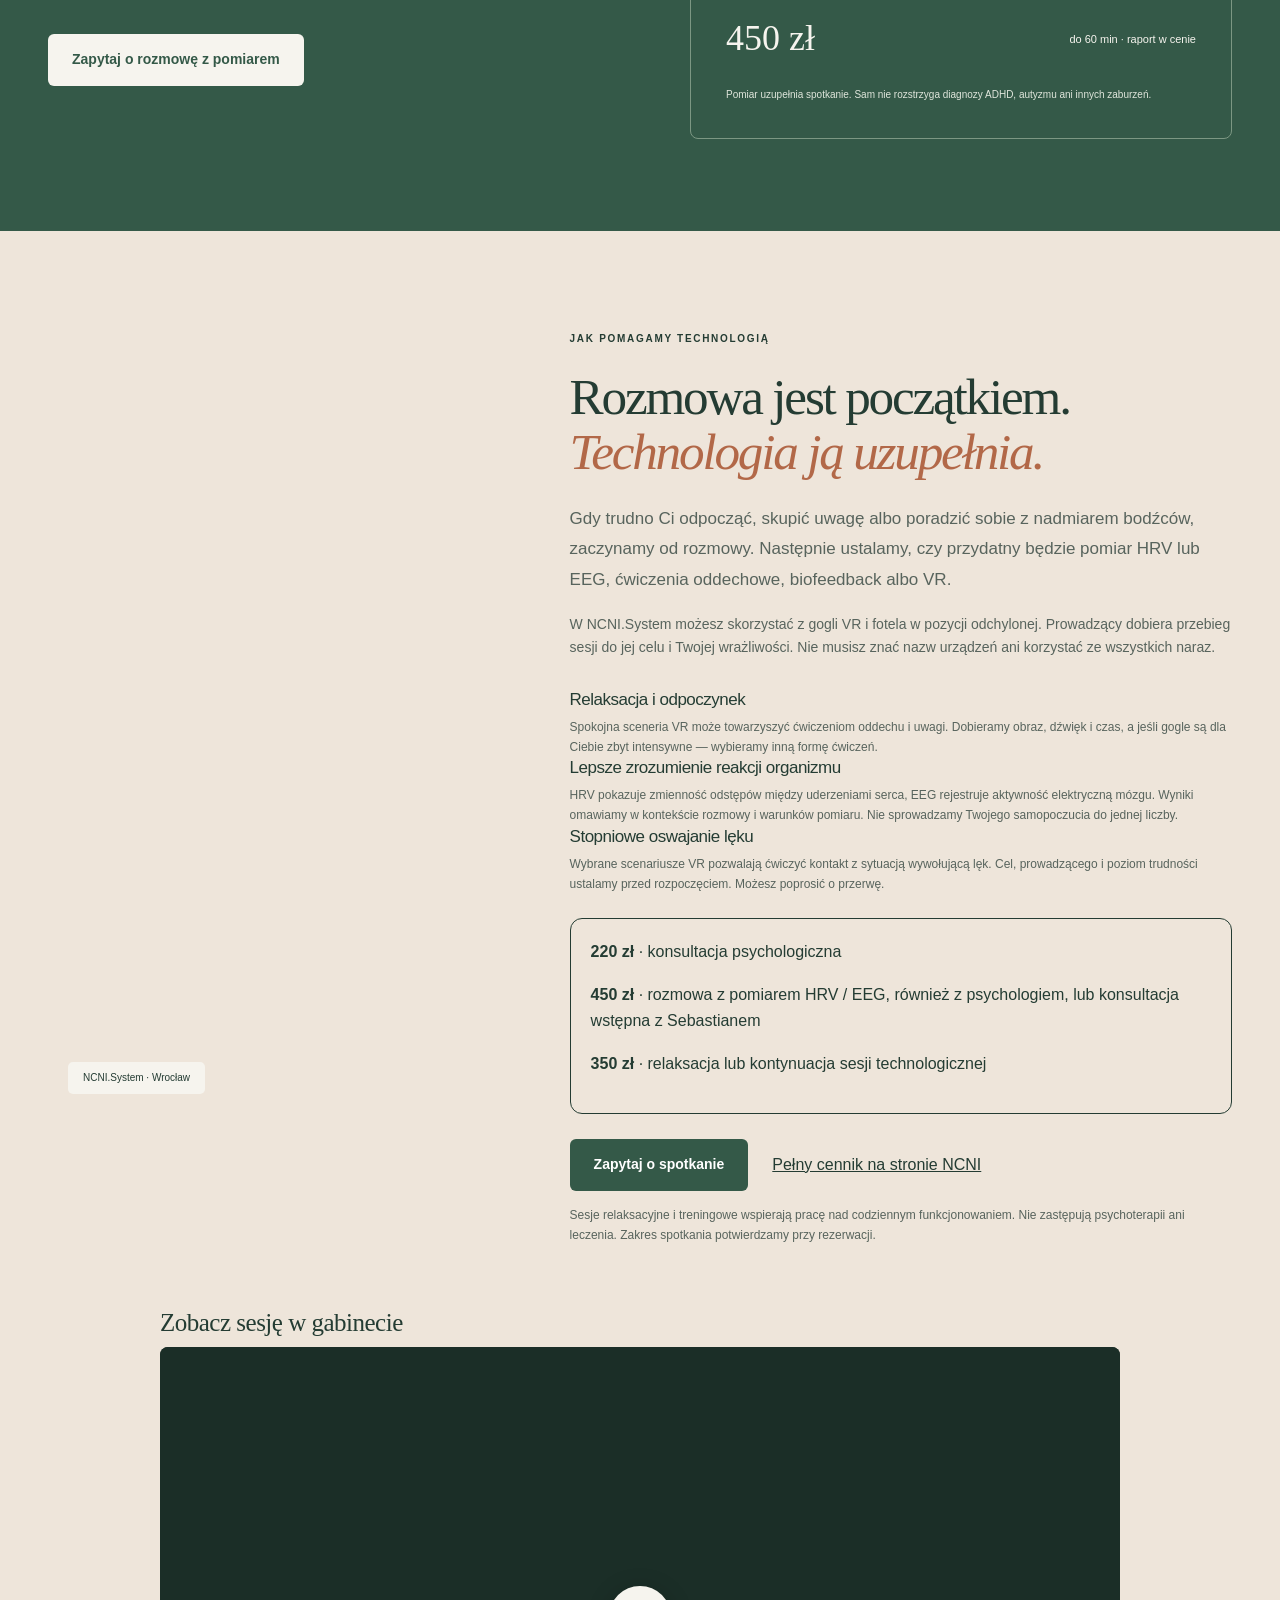
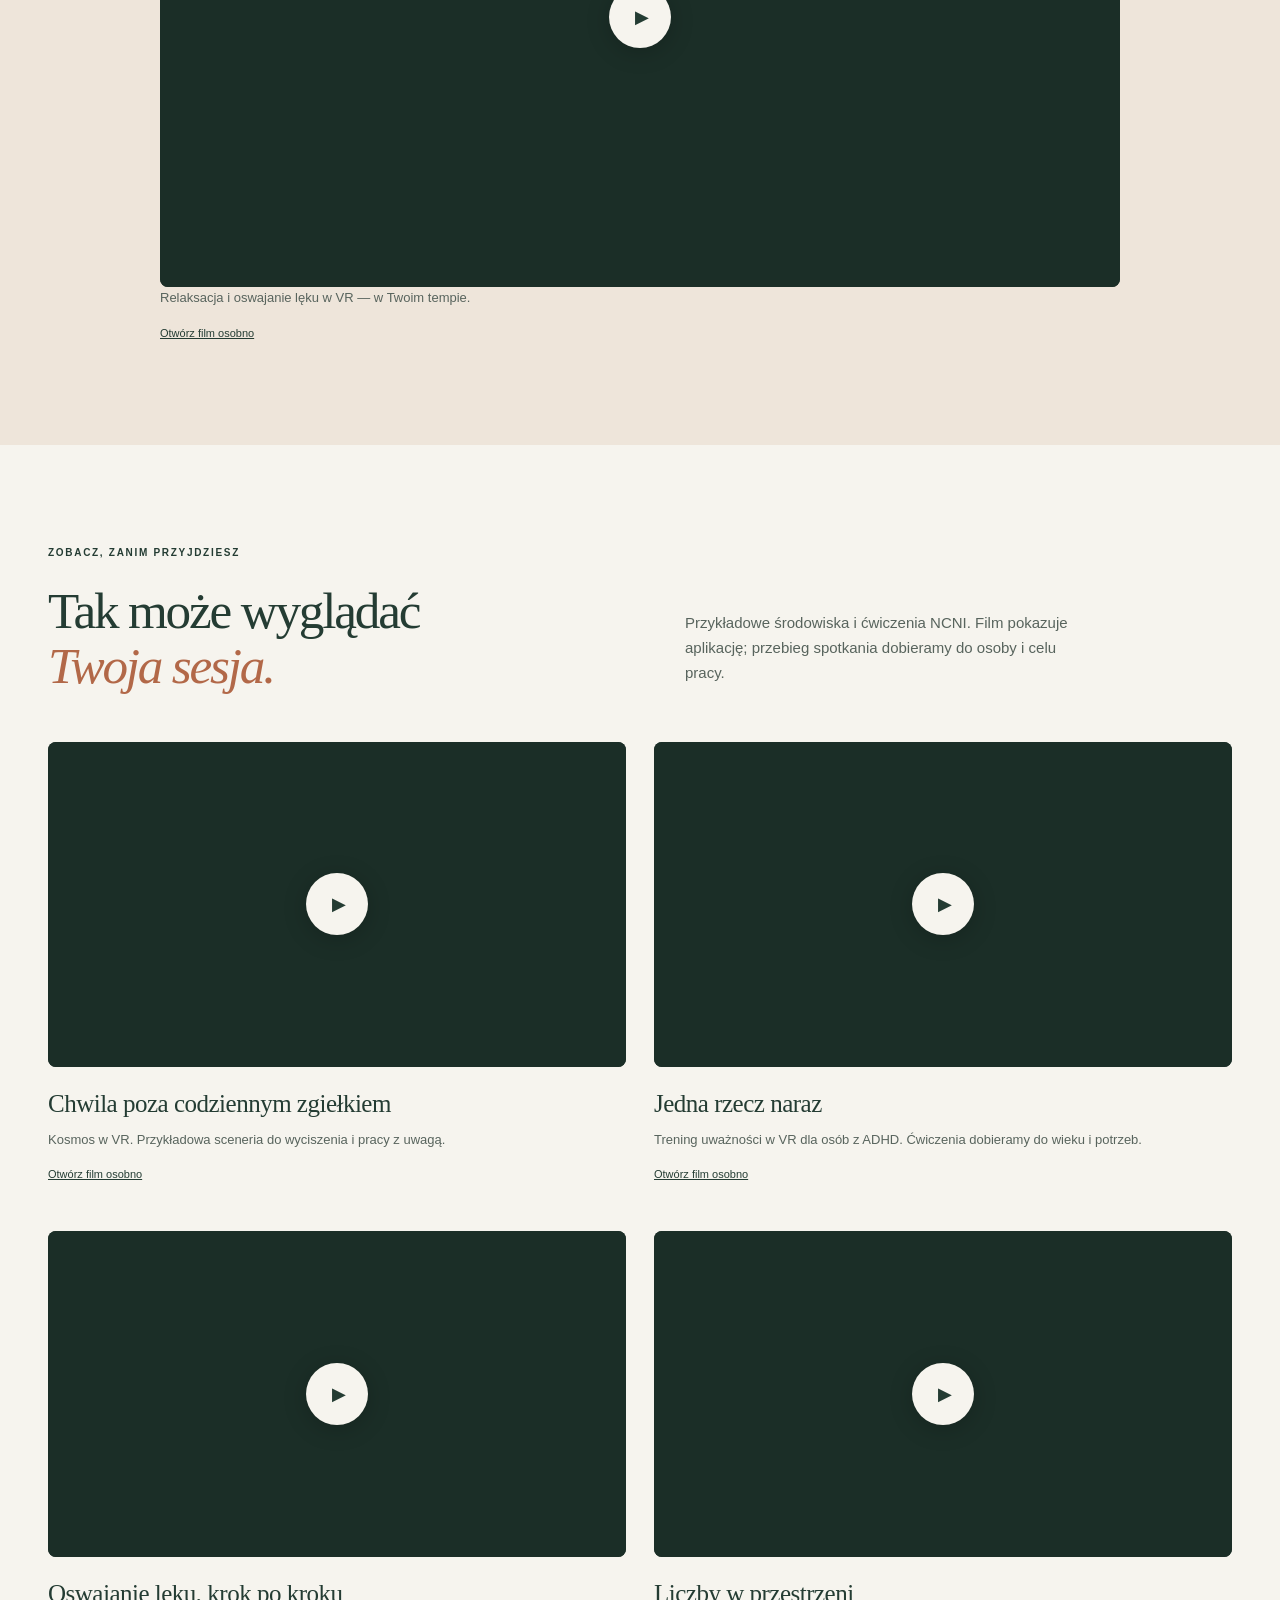
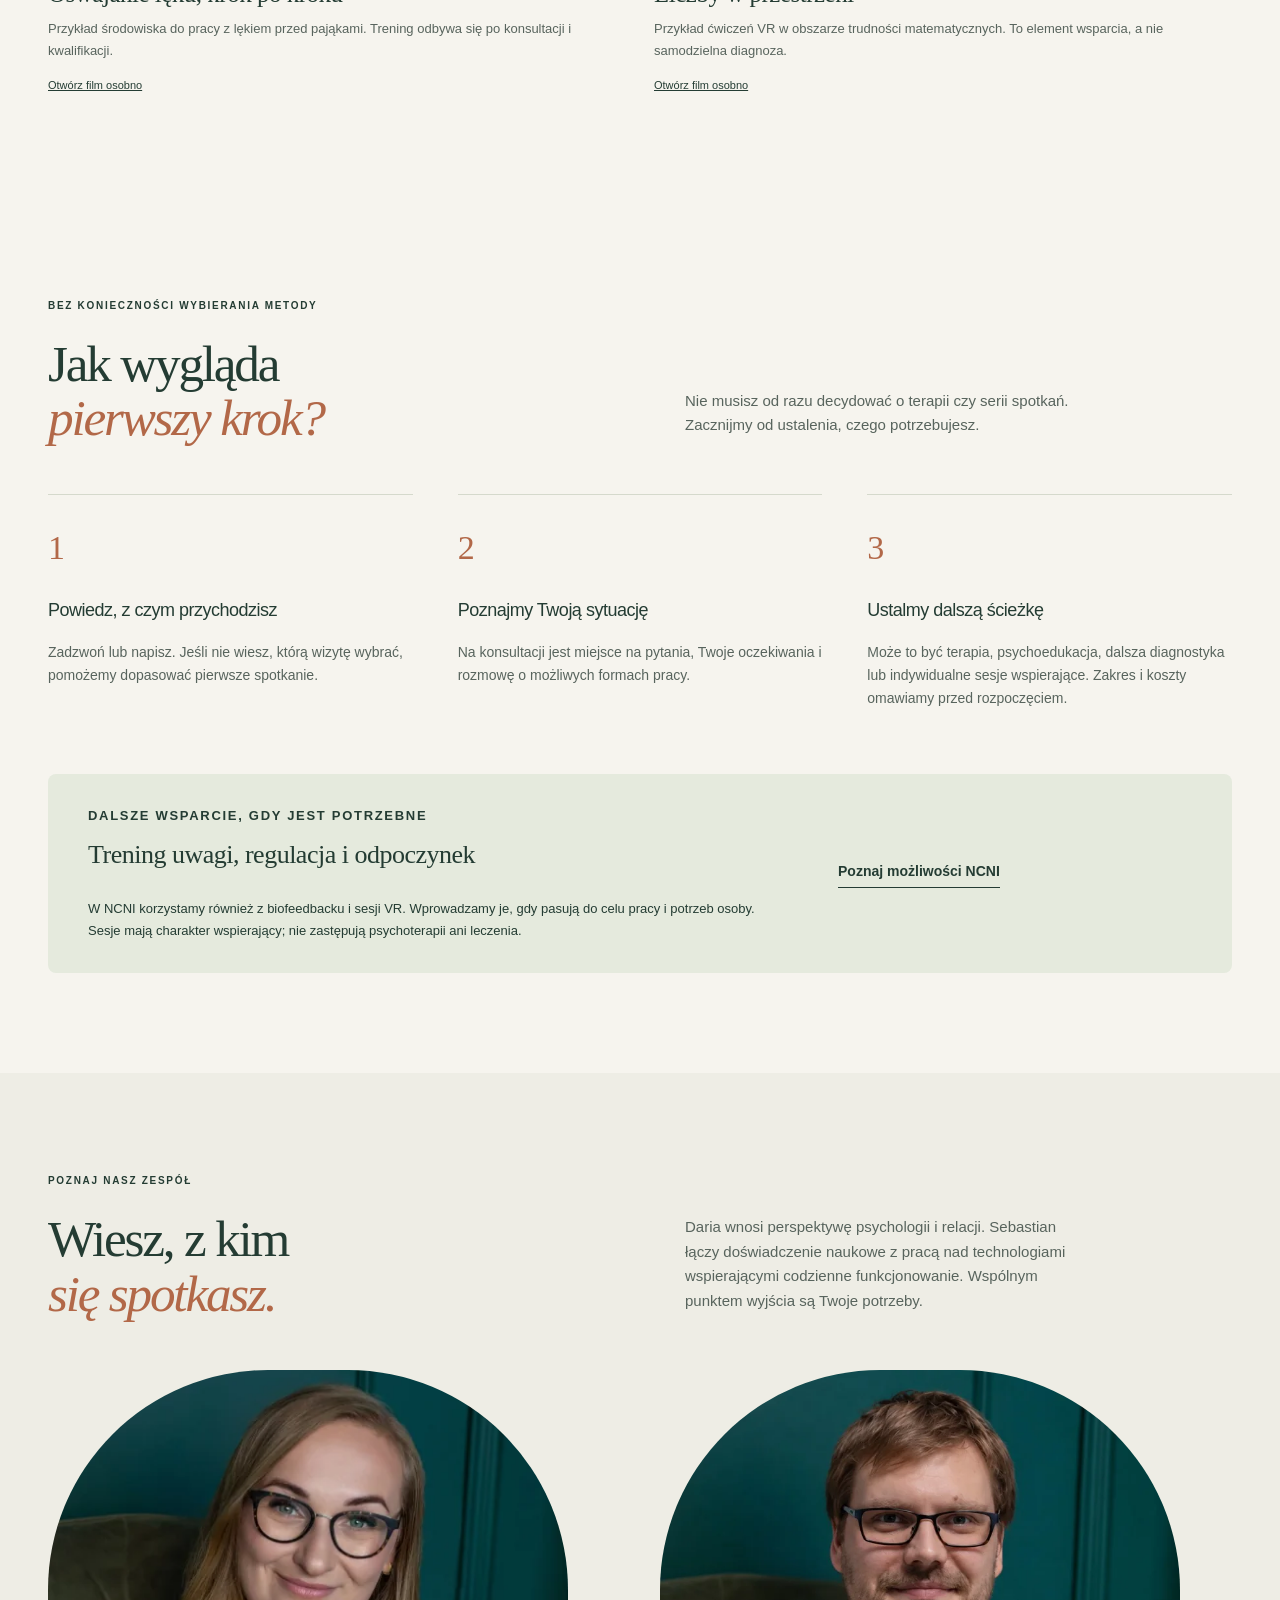
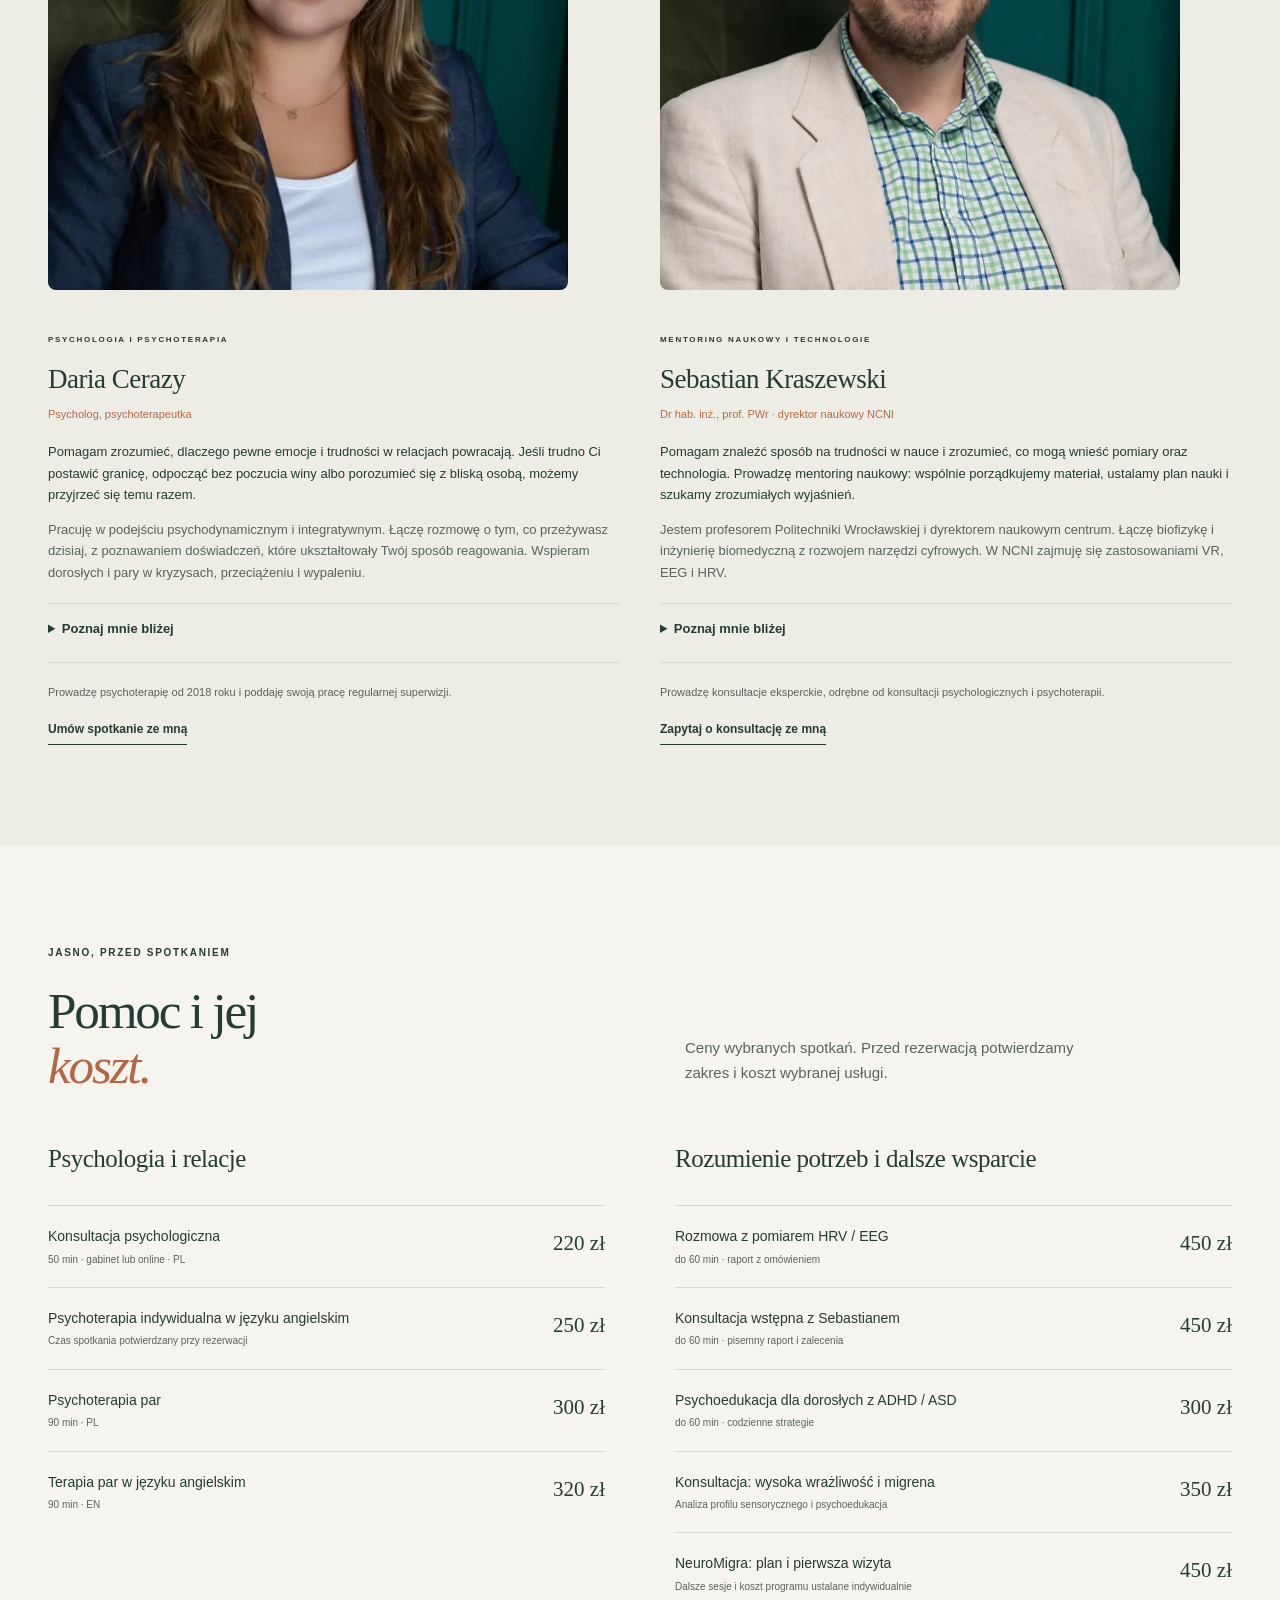
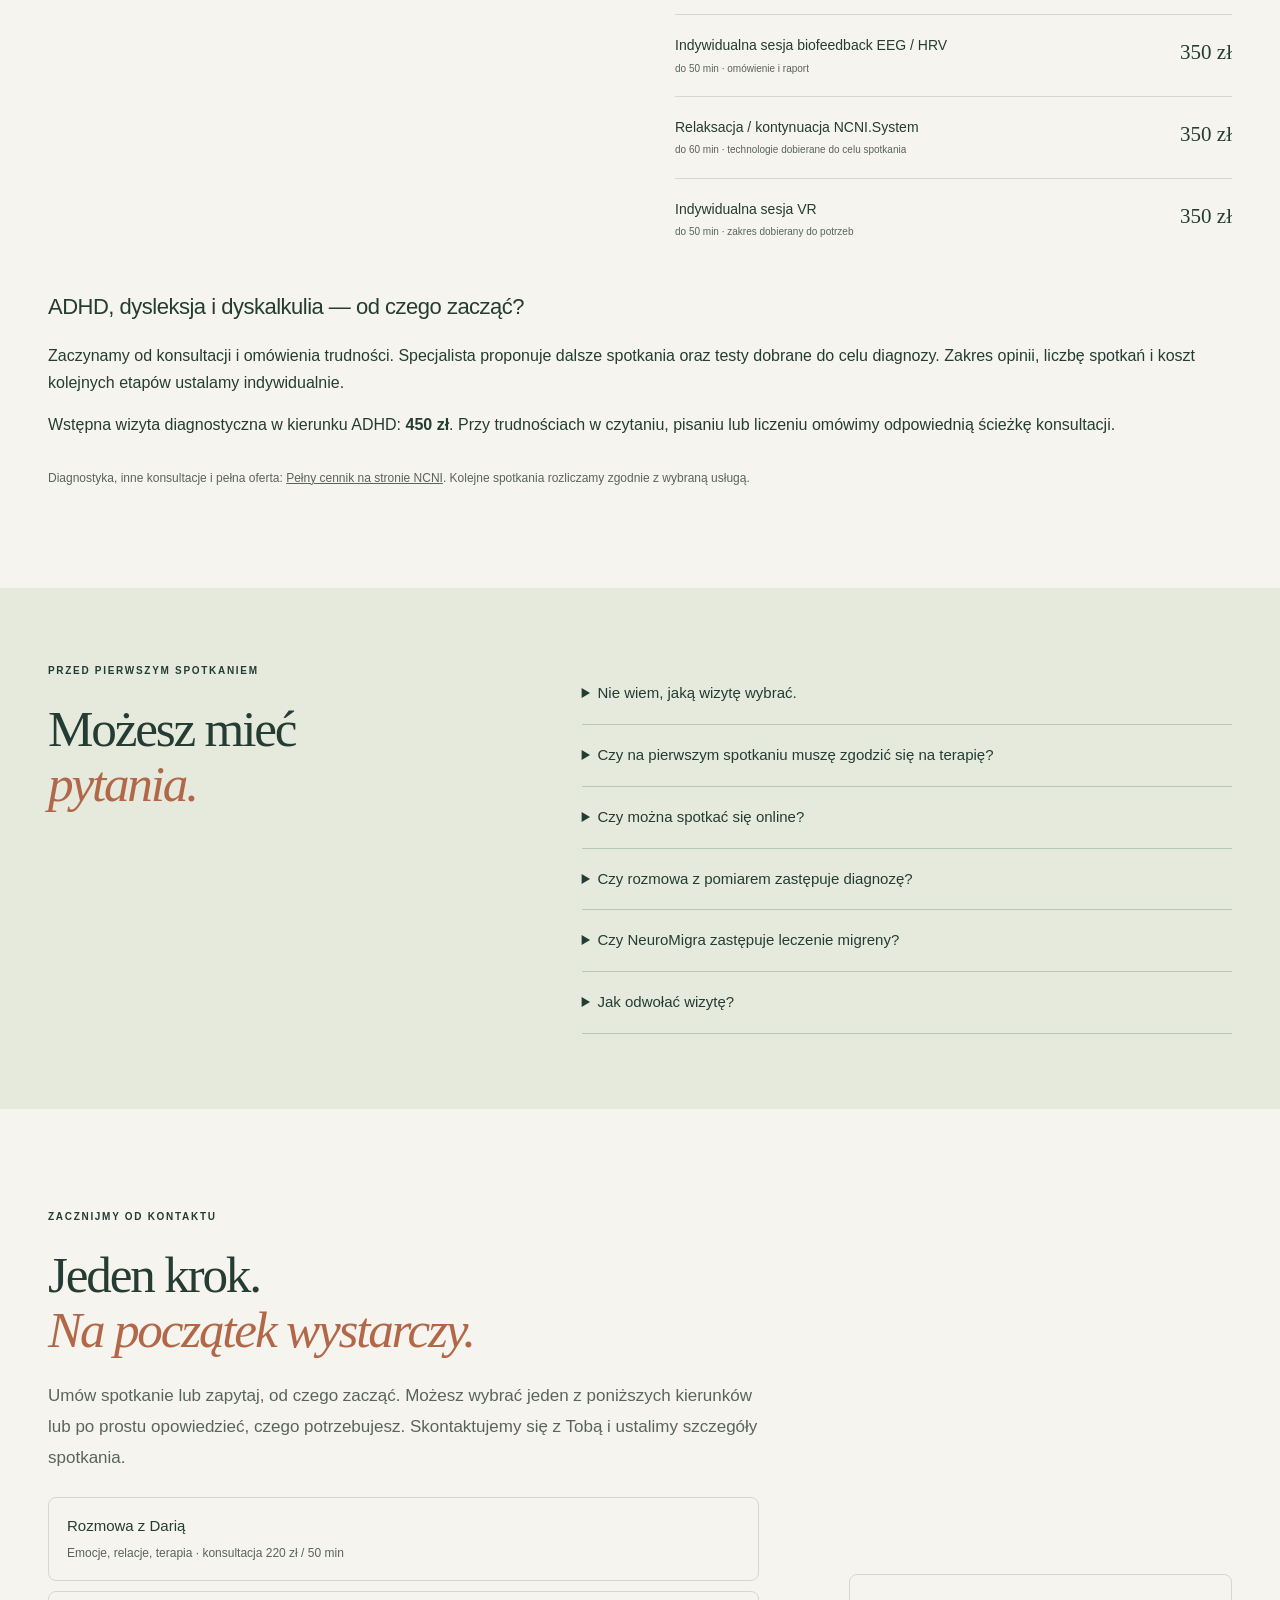
<file: coaching.html>
<!doctype html><html lang="pl"><head><meta charset="utf-8"><meta name="viewport" content="width=device-width,initial-scale=1"><meta http-equiv="refresh" content="0;url=index.html#sciezka"><title>Neuroinnowacje</title><meta name="robots" content="noindex, follow"></head><body><a href="index.html#sciezka">Przejdź do nowej oferty Neuroinnowacji</a></body></html>
</file>
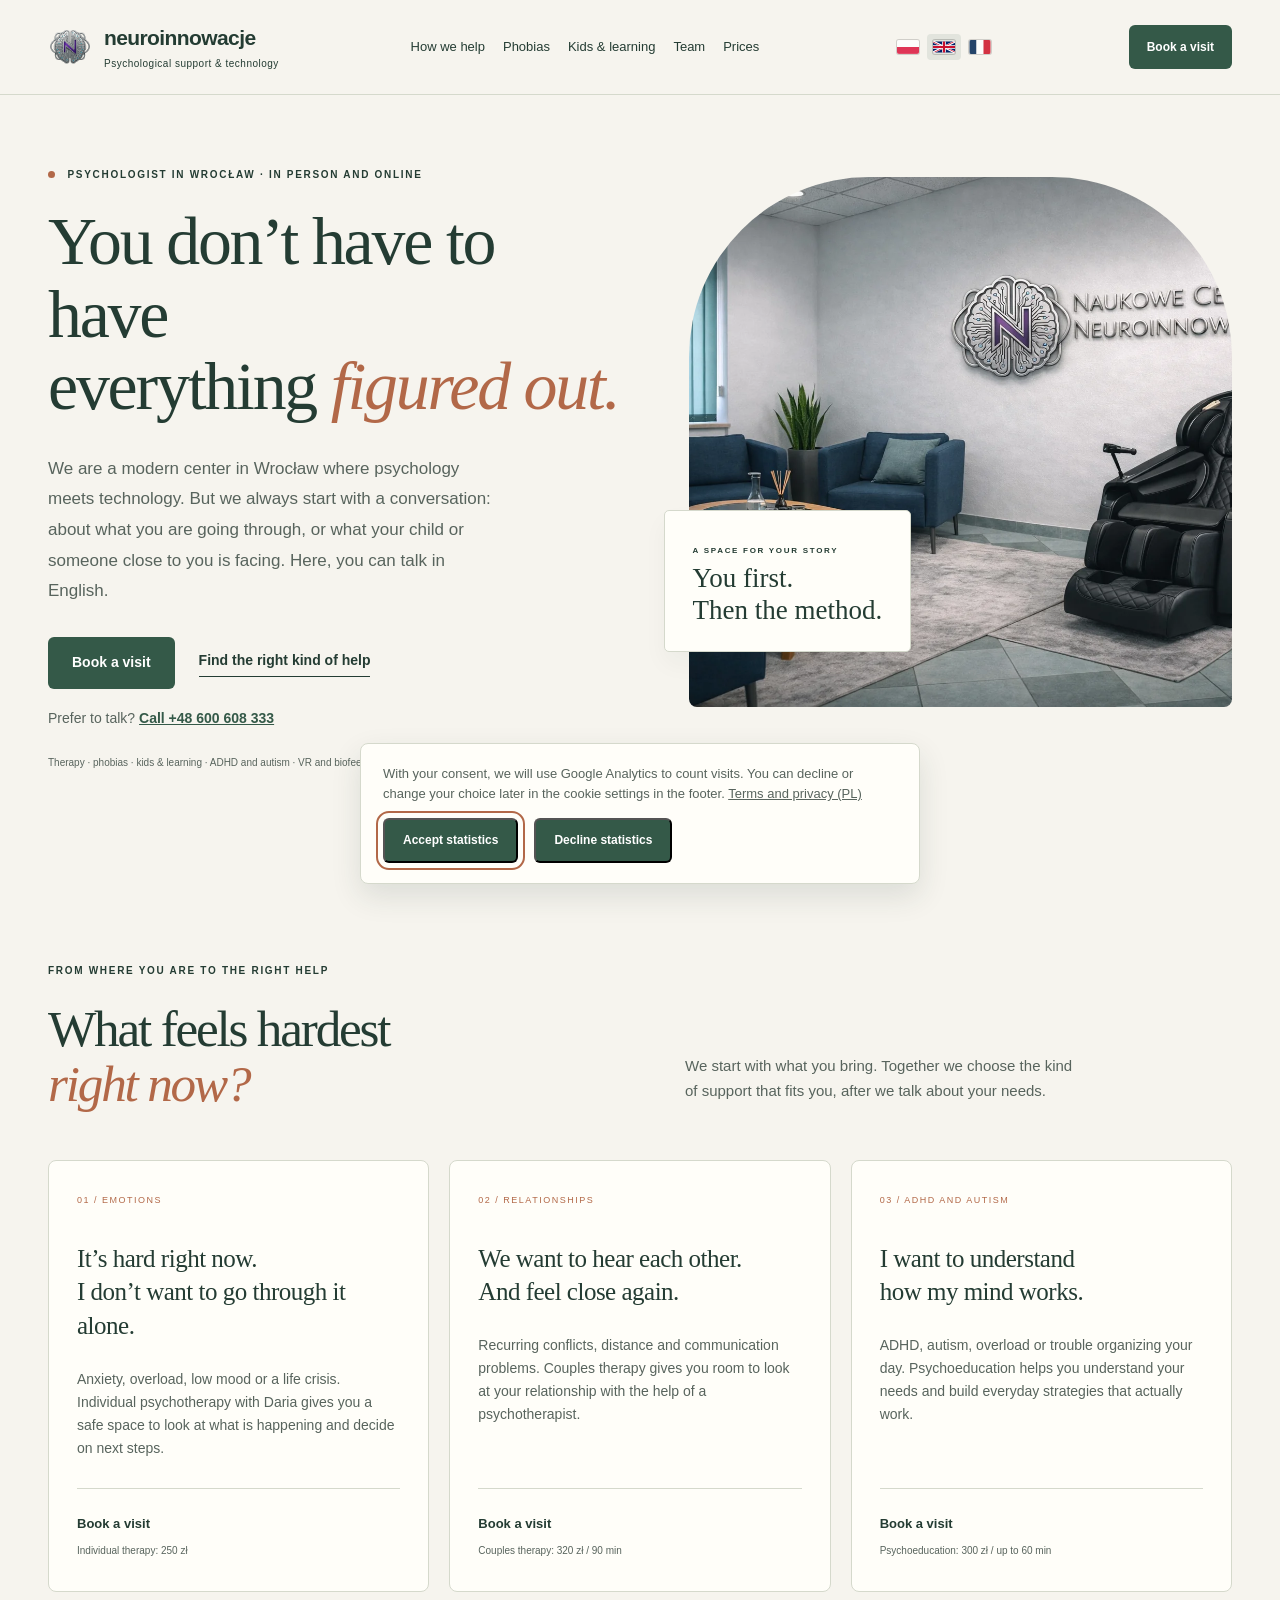
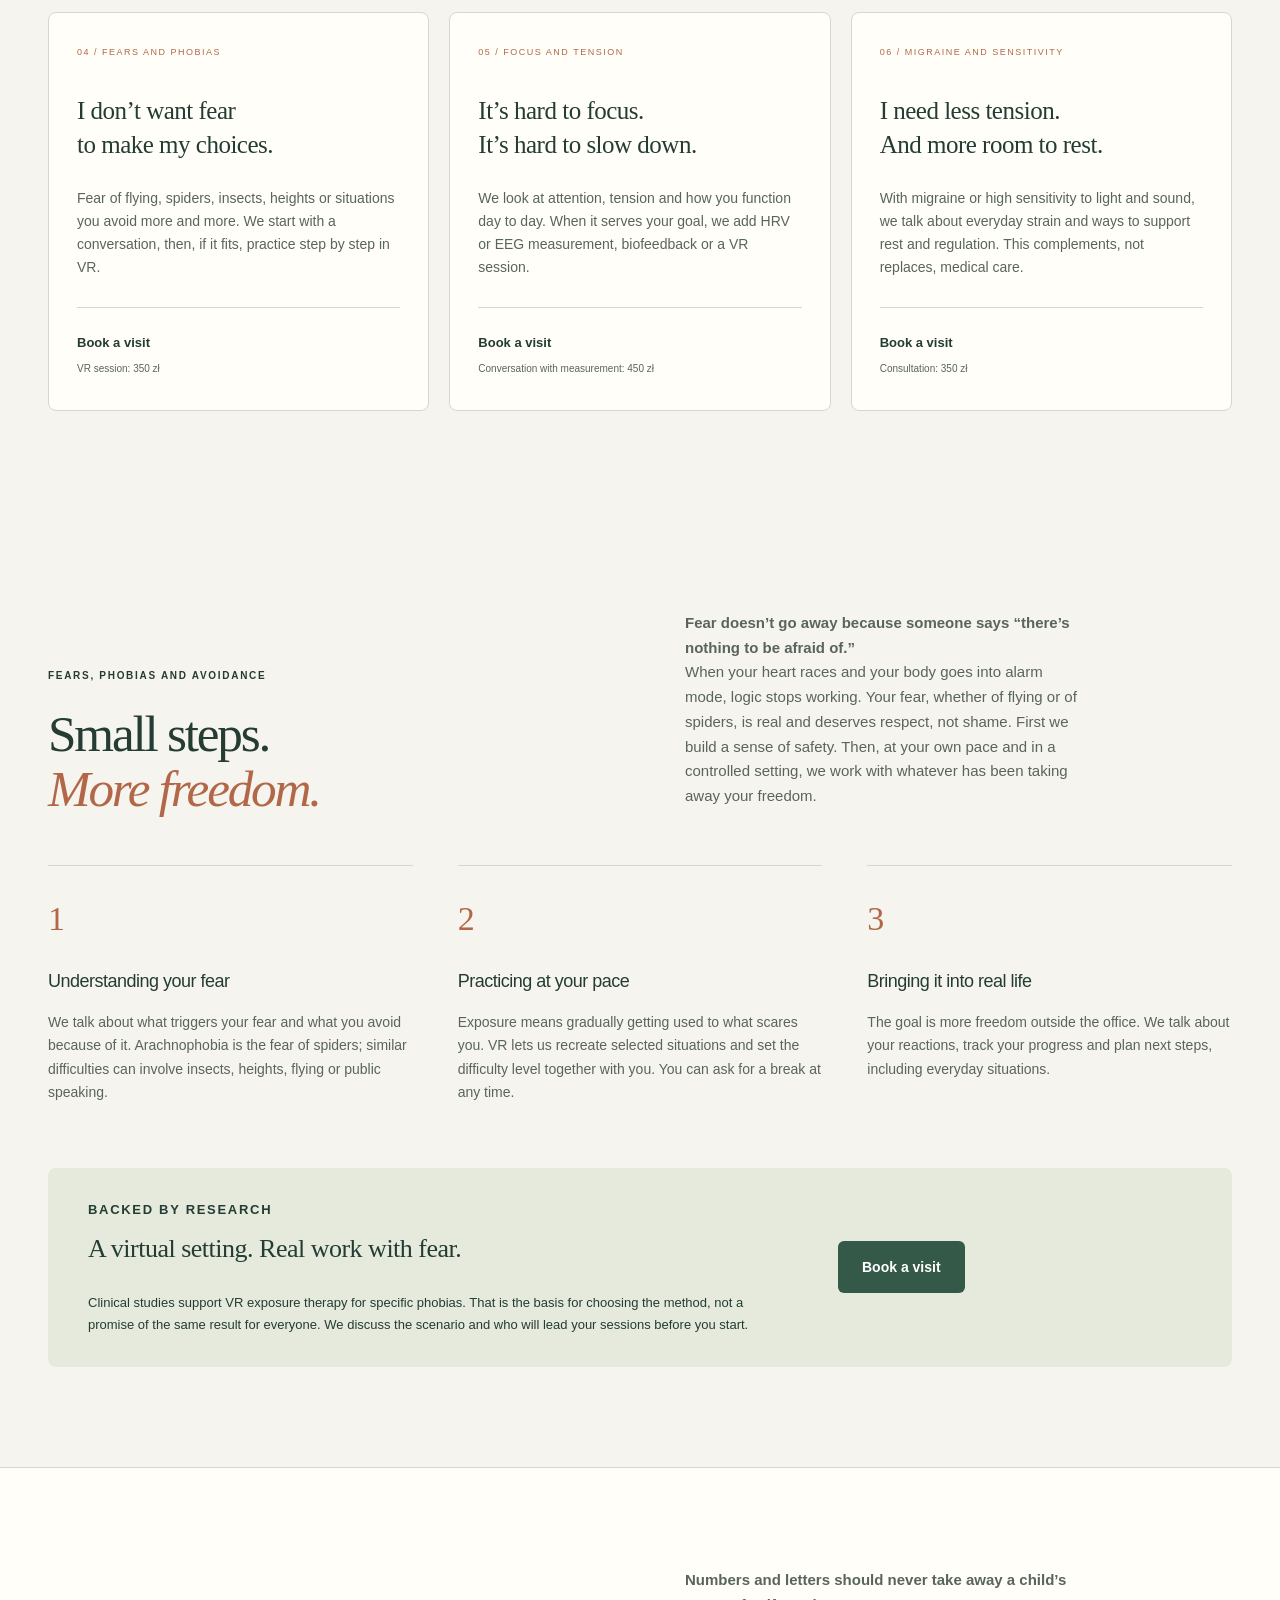
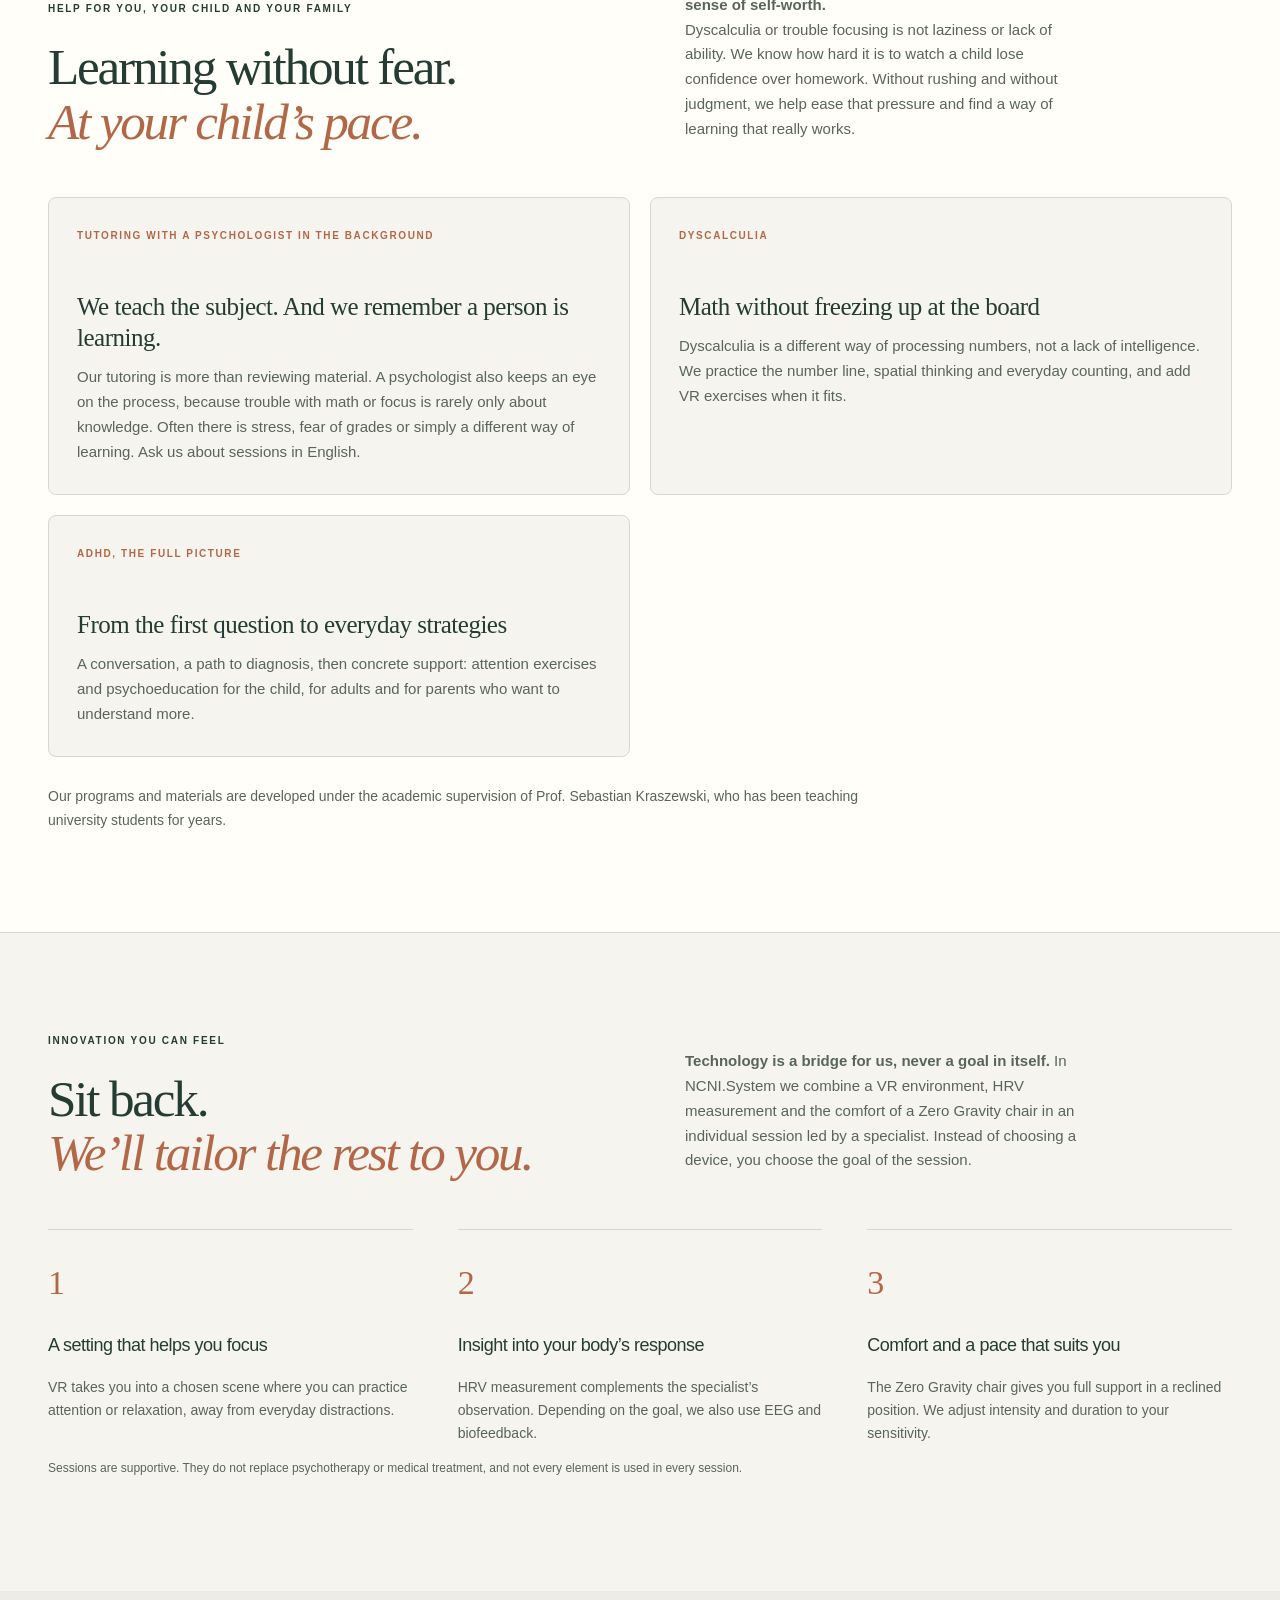
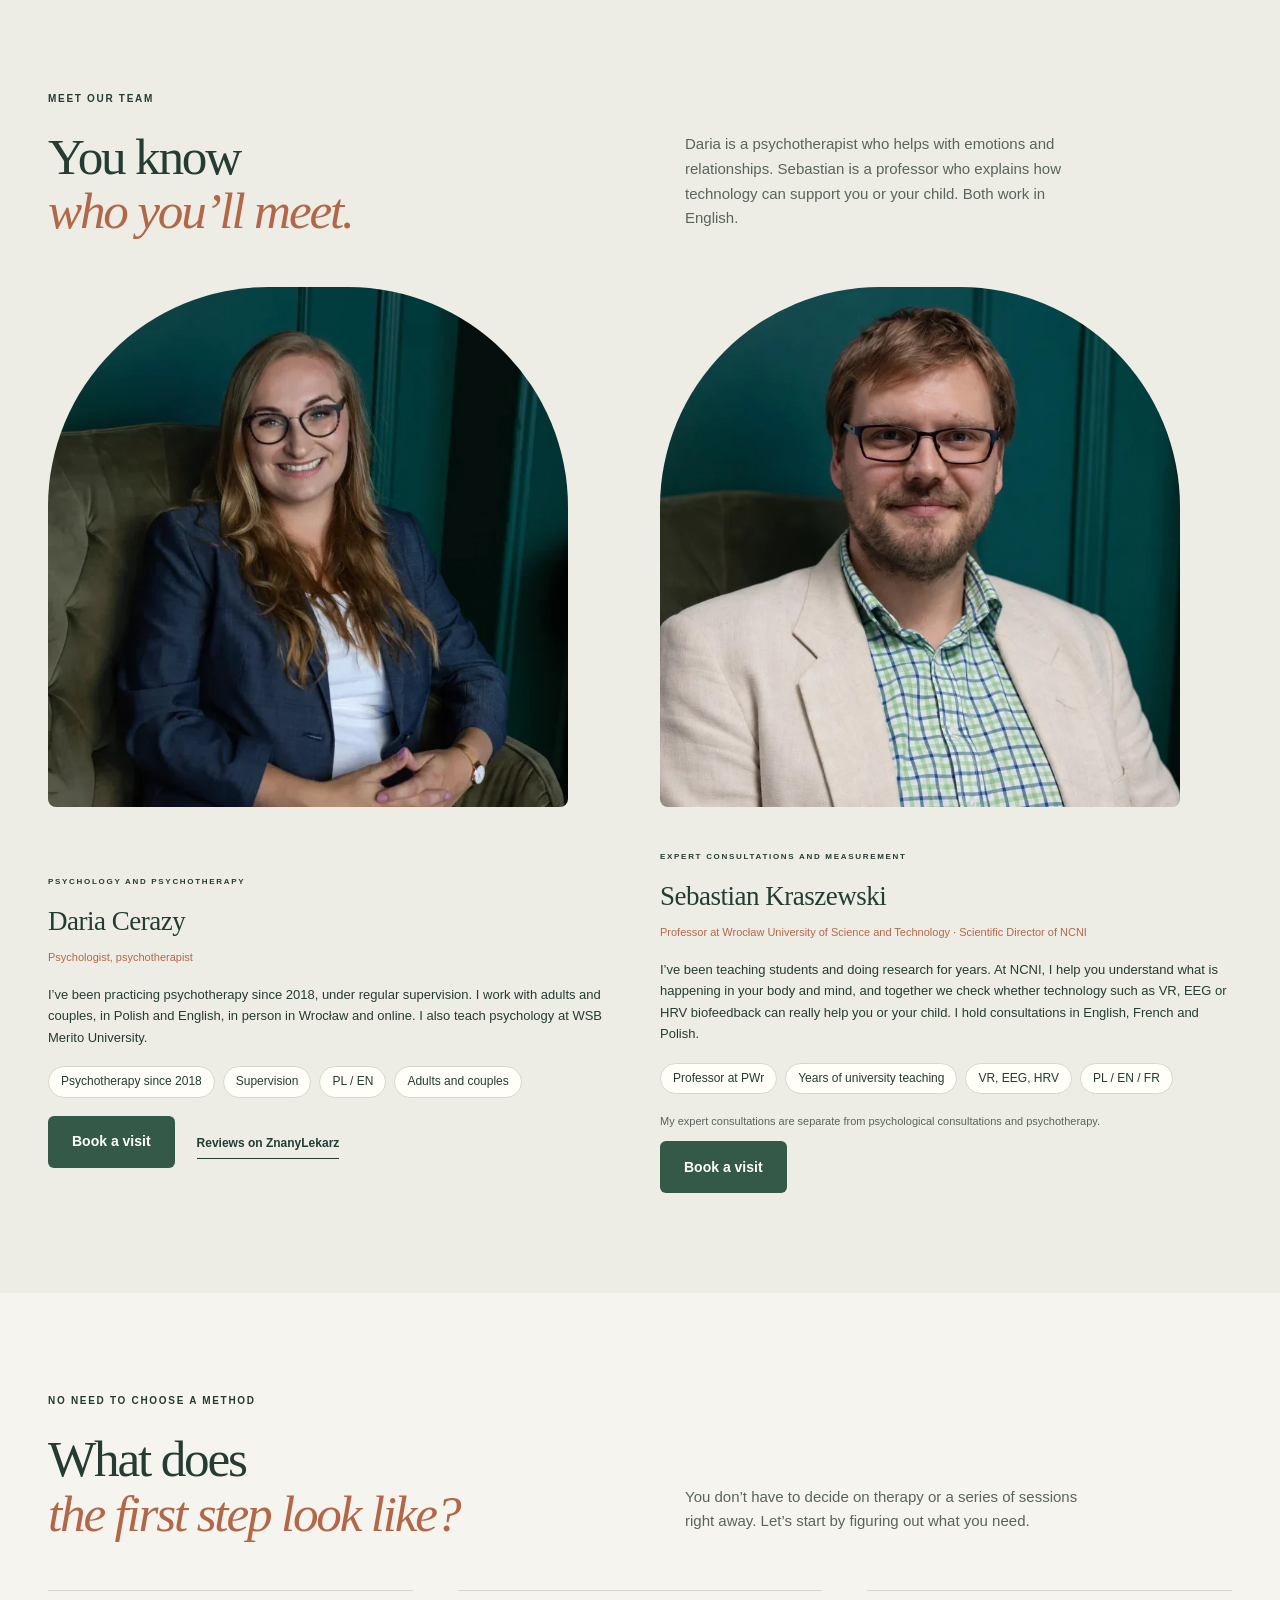
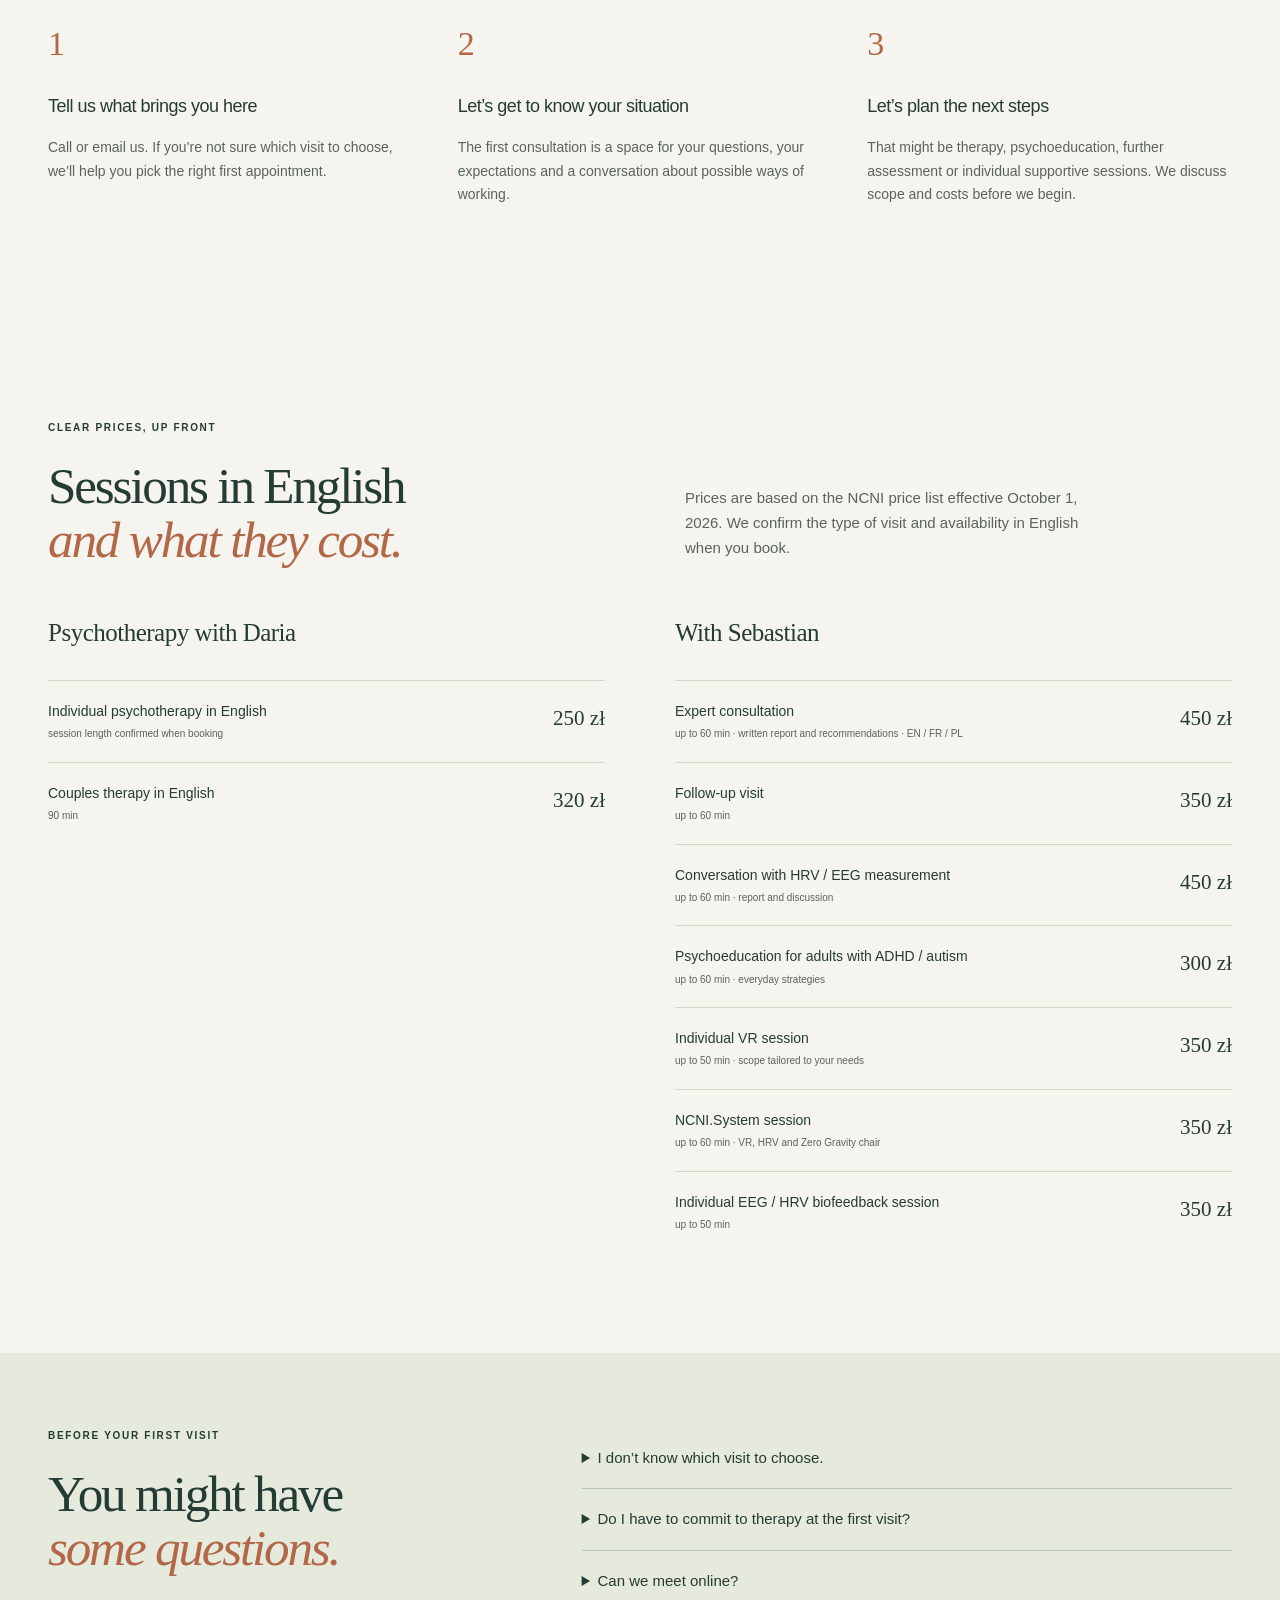
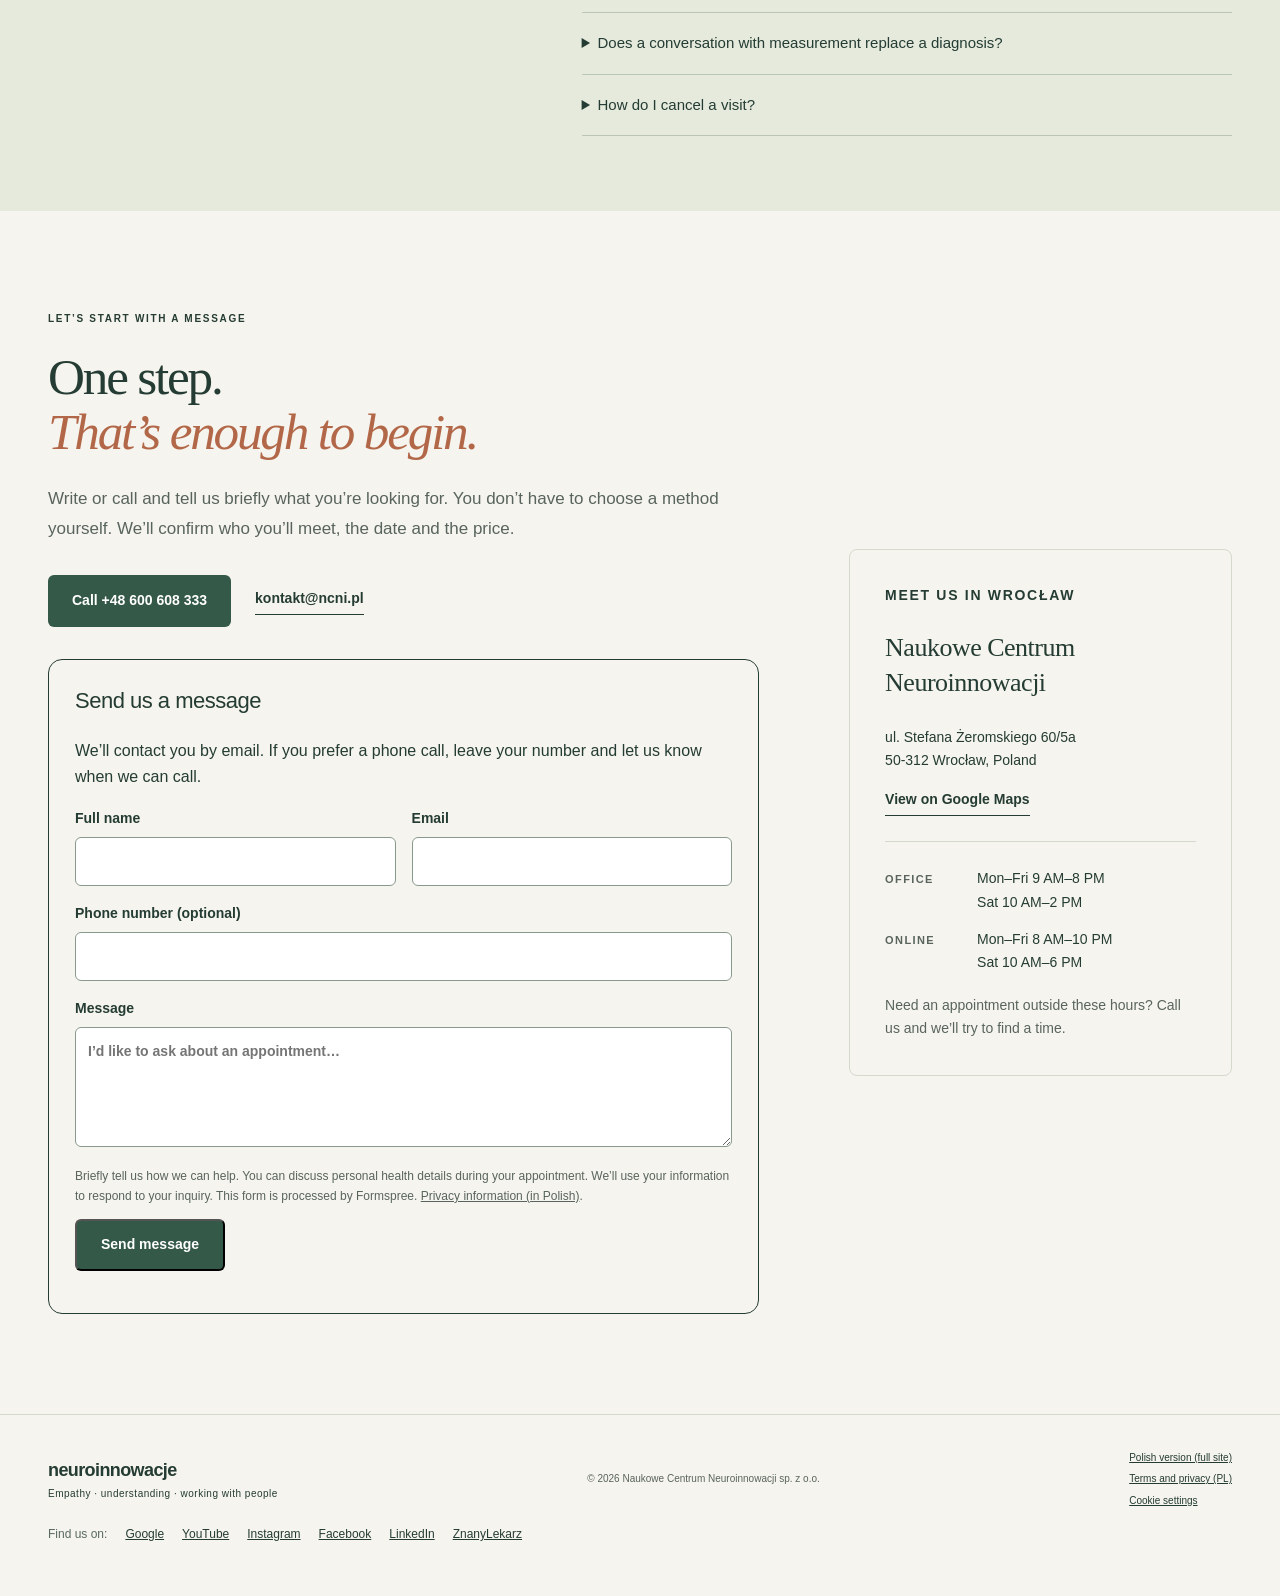
<file: en.html>
<!doctype html>
<html lang="en">
<head>
<meta charset="utf-8"><meta name="viewport" content="width=device-width, initial-scale=1, viewport-fit=cover">
<meta name="theme-color" content="#f6f4ee"><link rel="icon" href="assets/logo.webp"><link rel="apple-touch-icon" href="assets/apple-touch-icon.png"><link rel="stylesheet" href="assets/style.css">
<script src="assets/site.js" defer></script>
<script src="assets/consent.js" defer></script>
<!-- SEARCH METADATA START -->
<title>Psychologist in Wrocław, therapy in English | Neuroinnowacje</title>
<meta name="description" content="Psychotherapy and couples therapy in English in Wrocław and online. Empathy first, technology as support: VR for phobias, ADHD and learning support. See prices.">
<meta name="robots" content="index, follow, max-image-preview:large, max-snippet:-1, max-video-preview:-1">
<meta property="og:title" content="Psychologist in Wrocław, therapy in English | Neuroinnowacje">
<meta property="og:description" content="Psychotherapy and couples therapy in English in Wrocław and online. Empathy first, technology as support: VR for phobias, ADHD and learning support. See prices.">
<meta property="og:type" content="website">
<meta property="og:locale" content="en_US">
<meta property="og:site_name" content="Neuroinnowacje · NCNI">
<meta name="twitter:card" content="summary_large_image">
<meta name="twitter:title" content="Psychologist in Wrocław, therapy in English | Neuroinnowacje">
<meta name="twitter:description" content="Psychotherapy and couples therapy in English in Wrocław and online. Empathy first, technology as support: VR for phobias, ADHD and learning support. See prices.">
<link rel="alternate" hreflang="pl" href="https://neuroinnowacje.pl/">
<link rel="alternate" hreflang="en" href="https://neuroinnowacje.pl/en.html">
<link rel="alternate" hreflang="fr" href="https://neuroinnowacje.pl/fr.html">
<link rel="alternate" hreflang="x-default" href="https://neuroinnowacje.pl/">
<link rel="canonical" href="https://neuroinnowacje.pl/en.html">
<meta property="og:url" content="https://neuroinnowacje.pl/en.html">
<meta property="og:image" content="https://neuroinnowacje.pl/assets/og-neuroinnowacje.jpg">
<meta property="og:image:width" content="1200">
<meta property="og:image:height" content="630">
<meta property="og:image:alt" content="Gabinet NCNI we Wrocławiu">
<meta name="twitter:image" content="https://neuroinnowacje.pl/assets/og-neuroinnowacje.jpg">
<script type="application/ld+json">{"@context": "https://schema.org", "@graph": [{"@type": ["Organization", "LocalBusiness"], "@id": "https://ncni.pl/#organization", "name": "Naukowe Centrum Neuroinnowacji sp. z o.o.", "alternateName": ["NCNI", "Neuroinnowacje"], "url": "https://ncni.pl/", "telephone": "+48600608333", "email": "kontakt@ncni.pl", "priceRange": "220–450 zł", "currenciesAccepted": "PLN", "knowsLanguage": ["pl", "en", "fr"], "areaServed": {"@type": "City", "name": "Wrocław"}, "hasMap": "https://www.google.com/maps/search/?api=1&query=Stefana+Zeromskiego+60+Wroclaw", "sameAs": ["https://www.facebook.com/profile.php?id=61579420537737", "https://www.instagram.com/ncni_pl/", "https://www.linkedin.com/company/ncni", "https://youtube.com/@neuroinnowacje"], "openingHoursSpecification": [{"@type": "OpeningHoursSpecification", "dayOfWeek": ["Monday", "Tuesday", "Wednesday", "Thursday", "Friday"], "opens": "09:00", "closes": "20:00"}, {"@type": "OpeningHoursSpecification", "dayOfWeek": "Saturday", "opens": "10:00", "closes": "14:00"}], "address": {"@type": "PostalAddress", "streetAddress": "ul. Stefana Żeromskiego 60/5a", "postalCode": "50-312", "addressLocality": "Wrocław", "addressRegion": "dolnośląskie", "addressCountry": "PL"}, "logo": "https://neuroinnowacje.pl/assets/apple-touch-icon.png", "image": "https://neuroinnowacje.pl/assets/og-neuroinnowacje.jpg"}, {"@type": "Brand", "name": "Neuroinnowacje", "description": "Pomoc psychologiczna i technologia we Wrocławiu: empatia, zrozumienie i uważna praca z człowiekiem."}, {"@type": "WebPage", "@id": "https://neuroinnowacje.pl/en.html#webpage", "url": "https://neuroinnowacje.pl/en.html", "name": "Psychologist in Wrocław, therapy in English | Neuroinnowacje", "description": "Psychotherapy and couples therapy in English in Wrocław and online. Empathy first, technology as support: VR for phobias, ADHD and learning support. See prices.", "inLanguage": "en-US", "publisher": {"@id": "https://ncni.pl/#organization"}}]}</script>
<!-- SEARCH METADATA END -->
<link rel="stylesheet" href="assets/contact.css">
<script src="assets/contact.js?v=multilingual-20261103" defer></script>
</head>
<body>
<a class="skip" href="#main">Skip to content</a>
<header class="header"><div class="wrap header-inner"><a class="brand" href="#start" aria-label="Neuroinnowacje, top of page"><img src="assets/logo.webp" width="44" height="44" alt=""><span>neuroinnowacje<small>Psychological support &amp; technology</small></span></a><nav class="desktop-nav" aria-label="Main navigation"><a href="#help">How we help</a><a href="#phobias">Phobias</a><a href="#kids">Kids &amp; learning</a><a href="#team">Team</a><a href="#prices">Prices</a></nav><div class="lang-switch" aria-label="Language"><a href="index.html" hreflang="pl" lang="pl" aria-label="Polski" title="Polski"><svg viewBox="0 0 16 10" width="22" height="14" aria-hidden="true"><rect width="16" height="5" fill="#fff"/><rect y="5" width="16" height="5" fill="#dc143c"/></svg></a><a href="en.html" hreflang="en" lang="en" aria-current="page" aria-label="English" title="English"><svg viewBox="0 0 60 30" width="22" height="14" aria-hidden="true"><clipPath id="gbc"><path d="M30,15h30v15zv15h-30zh-30v-15zv-15h30z"/></clipPath><path d="M0,0v30h60v-30z" fill="#012169"/><path d="M0,0 60,30M60,0 0,30" stroke="#fff" stroke-width="6"/><path d="M0,0 60,30M60,0 0,30" clip-path="url(#gbc)" stroke="#C8102E" stroke-width="4"/><path d="M30,0v30M0,15h60" stroke="#fff" stroke-width="10"/><path d="M30,0v30M0,15h60" stroke="#C8102E" stroke-width="6"/></svg></a><a href="fr.html" hreflang="fr" lang="fr" aria-label="Français" title="Français"><svg viewBox="0 0 3 2" width="22" height="14" aria-hidden="true"><rect width="1" height="2" fill="#002654"/><rect x="1" width="1" height="2" fill="#fff"/><rect x="2" width="1" height="2" fill="#ce1126"/></svg></a></div><a class="button small" href="#contact">Book a visit </a></div></header>
<main id="main">
<section class="hero wrap" id="start"><div class="hero-copy"><p class="eyebrow"><span class="dot"></span> Psychologist in Wrocław · in person and online</p><h1>You don’t have to have<br>everything <em>figured out.</em></h1><p class="lead">We are a modern center in Wrocław where psychology meets technology. But we always start with a conversation: about what you are going through, or what your child or someone close to you is facing. Here, you can talk in English.</p><div class="actions"><a class="button" href="#contact">Book a visit </a><a class="text-link" href="#help">Find the right kind of help </a></div><p class="hero-call">Prefer to talk? <a href="tel:+48600608333">Call +48 600 608 333</a></p><p class="hero-note">Therapy · phobias · kids &amp; learning · ADHD and autism · VR and biofeedback</p></div><div class="hero-visual"><img class="room" src="assets/gabinet.webp" width="1536" height="1024" alt="NCNI office in Wrocław with armchairs for conversation" fetchpriority="high"><div class="photo-label"><span class="eyebrow">A SPACE FOR YOUR STORY</span><p>You first.<br>Then the method.</p></div></div></section>
<section class="section wrap" id="help"><div class="section-heading"><div><p class="eyebrow">FROM WHERE YOU ARE TO THE RIGHT HELP</p><h2>What feels hardest<br><em>right now?</em></h2></div><p>We start with what you bring. Together we choose the kind of support that fits you, after we talk about your needs.</p></div><div class="needs-grid"><article class="need"><span class="number">01 / EMOTIONS</span><h3>It’s hard right now.<br>I don’t want to go through it alone.</h3><p>Anxiety, overload, low mood or a life crisis. Individual psychotherapy with Daria gives you a safe space to look at what is happening and decide on next steps.</p><a href="#contact">Book a visit </a><span class="price-note">Individual therapy: 250 zł</span></article><article class="need"><span class="number">02 / RELATIONSHIPS</span><h3>We want to hear each other.<br>And feel close again.</h3><p>Recurring conflicts, distance and communication problems. Couples therapy gives you room to look at your relationship with the help of a psychotherapist.</p><a href="#contact">Book a visit </a><span class="price-note">Couples therapy: 320 zł / 90 min</span></article><article class="need"><span class="number">03 / ADHD AND AUTISM</span><h3>I want to understand<br>how my mind works.</h3><p>ADHD, autism, overload or trouble organizing your day. Psychoeducation helps you understand your needs and build everyday strategies that actually work.</p><a href="#contact">Book a visit </a><span class="price-note">Psychoeducation: 300 zł / up to 60 min</span></article><article class="need"><span class="number">04 / FEARS AND PHOBIAS</span><h3>I don’t want fear<br>to make my choices.</h3><p>Fear of flying, spiders, insects, heights or situations you avoid more and more. We start with a conversation, then, if it fits, practice step by step in VR.</p><a href="#contact">Book a visit </a><span class="price-note">VR session: 350 zł</span></article><article class="need"><span class="number">05 / FOCUS AND TENSION</span><h3>It’s hard to focus.<br>It’s hard to slow down.</h3><p>We look at attention, tension and how you function day to day. When it serves your goal, we add HRV or EEG measurement, biofeedback or a VR session.</p><a href="#contact">Book a visit </a><span class="price-note">Conversation with measurement: 450 zł</span></article><article class="need"><span class="number">06 / MIGRAINE AND SENSITIVITY</span><h3>I need less tension.<br>And more room to rest.</h3><p>With migraine or high sensitivity to light and sound, we talk about everyday strain and ways to support rest and regulation. This complements, not replaces, medical care.</p><a href="#contact">Book a visit </a><span class="price-note">Consultation: 350 zł</span></article></div></section>
<section class="section wrap" id="phobias"><div class="section-heading"><div><p class="eyebrow">FEARS, PHOBIAS AND AVOIDANCE</p><h2>Small steps.<br><em>More freedom.</em></h2></div><p><strong>Fear doesn’t go away because someone says “there’s nothing to be afraid of.”</strong><br>When your heart races and your body goes into alarm mode, logic stops working. Your fear, whether of flying or of spiders, is real and deserves respect, not shame. First we build a sense of safety. Then, at your own pace and in a controlled setting, we work with whatever has been taking away your freedom.</p></div><div class="steps"><article><span>1</span><h3>Understanding your fear</h3><p>We talk about what triggers your fear and what you avoid because of it. Arachnophobia is the fear of spiders; similar difficulties can involve insects, heights, flying or public speaking.</p></article><article><span>2</span><h3>Practicing at your pace</h3><p>Exposure means gradually getting used to what scares you. VR lets us recreate selected situations and set the difficulty level together with you. You can ask for a break at any time.</p></article><article><span>3</span><h3>Bringing it into real life</h3><p>The goal is more freedom outside the office. We talk about your reactions, track your progress and plan next steps, including everyday situations.</p></article></div><div class="support-note"><div><p class="eyebrow">BACKED BY RESEARCH</p><h3>A virtual setting. Real work with fear.</h3><p>Clinical studies support VR exposure therapy for specific phobias. That is the basis for choosing the method, not a promise of the same result for everyone. We discuss the scenario and who will lead your sessions before you start.</p></div><a class="button" href="#contact">Book a visit </a></div></section>
<section class="kids-section" id="kids"><div class="wrap section"><div class="section-heading"><div><p class="eyebrow">HELP FOR YOU, YOUR CHILD AND YOUR FAMILY</p><h2>Learning without fear.<br><em>At your child’s pace.</em></h2></div><p><strong>Numbers and letters should never take away a child’s sense of self-worth.</strong><br>Dyscalculia or trouble focusing is not laziness or lack of ability. We know how hard it is to watch a child lose confidence over homework. Without rushing and without judgment, we help ease that pressure and find a way of learning that really works.</p></div><div class="kids-grid"><article class="kid-card"><span class="number">TUTORING WITH A PSYCHOLOGIST IN THE BACKGROUND</span><h3>We teach the subject. And we remember a person is learning.</h3><p>Our tutoring is more than reviewing material. A psychologist also keeps an eye on the process, because trouble with math or focus is rarely only about knowledge. Often there is stress, fear of grades or simply a different way of learning. Ask us about sessions in English.</p></article><article class="kid-card"><span class="number">DYSCALCULIA</span><h3>Math without freezing up at the board</h3><p>Dyscalculia is a different way of processing numbers, not a lack of intelligence. We practice the number line, spatial thinking and everyday counting, and add VR exercises when it fits.</p></article><article class="kid-card"><span class="number">ADHD, THE FULL PICTURE</span><h3>From the first question to everyday strategies</h3><p>A conversation, a path to diagnosis, then concrete support: attention exercises and psychoeducation for the child, for adults and for parents who want to understand more.</p></article></div><p class="kids-note">Our programs and materials are developed under the academic supervision of Prof. Sebastian Kraszewski, who has been teaching university students for years.</p></div></section>
<section class="section wrap" id="technology"><div class="section-heading"><div><p class="eyebrow">INNOVATION YOU CAN FEEL</p><h2>Sit back.<br><em>We’ll tailor the rest to you.</em></h2></div><p><strong>Technology is a bridge for us, never a goal in itself.</strong> In NCNI.System we combine a VR environment, HRV measurement and the comfort of a Zero Gravity chair in an individual session led by a specialist. Instead of choosing a device, you choose the goal of the session.</p></div><div class="steps"><article><span>1</span><h3>A setting that helps you focus</h3><p>VR takes you into a chosen scene where you can practice attention or relaxation, away from everyday distractions.</p></article><article><span>2</span><h3>Insight into your body’s response</h3><p>HRV measurement complements the specialist’s observation. Depending on the goal, we also use EEG and biofeedback.</p></article><article><span>3</span><h3>Comfort and a pace that suits you</h3><p>The Zero Gravity chair gives you full support in a reclined position. We adjust intensity and duration to your sensitivity.</p></article></div><p class="fine">Sessions are supportive. They do not replace psychotherapy or medical treatment, and not every element is used in every session.</p></section>
<section class="team-section" id="team"><div class="wrap section"><div class="section-heading"><div><p class="eyebrow">MEET OUR TEAM</p><h2>You know<br><em>who you’ll meet.</em></h2></div><p>Daria is a psychotherapist who helps with emotions and relationships. Sebastian is a professor who explains how technology can support you or your child. Both work in English.</p></div><div class="team-grid"><article class="person" id="daria"><div class="portrait"><img src="assets/daria-portret.webp" width="683" height="683" alt="Daria Cerazy in the therapy office" loading="lazy"></div><div class="person-copy"><p class="eyebrow">PSYCHOLOGY AND PSYCHOTHERAPY</p><h3>Daria Cerazy</h3><p class="role">Psychologist, psychotherapist</p><p class="person-story-lead">I’ve been practicing psychotherapy since 2018, under regular supervision. I work with adults and couples, in Polish and English, in person in Wrocław and online. I also teach psychology at WSB Merito University.</p><ul class="person-facts"><li>Psychotherapy since 2018</li><li>Supervision</li><li>PL / EN</li><li>Adults and couples</li></ul><div class="person-links"><a class="button" href="#contact">Book a visit </a><a class="text-link" href="https://www.znanylekarz.pl/daria-cerazy/psycholog-psychoterapeuta/olawa" rel="noopener">Reviews on ZnanyLekarz </a></div></div></article><article class="person" id="sebastian"><div class="portrait"><img src="assets/sebastian.webp" width="800" height="800" alt="Sebastian Kraszewski in the NCNI office" loading="lazy"></div><div class="person-copy"><p class="eyebrow">EXPERT CONSULTATIONS AND MEASUREMENT</p><h3>Sebastian Kraszewski</h3><p class="role">Professor at Wrocław University of Science and Technology · Scientific Director of NCNI</p><p class="person-story-lead">I’ve been teaching students and doing research for years. At NCNI, I help you understand what is happening in your body and mind, and together we check whether technology such as VR, EEG or HRV biofeedback can really help you or your child. I hold consultations in English, French and Polish.</p><ul class="person-facts"><li>Professor at PWr</li><li>Years of university teaching</li><li>VR, EEG, HRV</li><li>PL / EN / FR</li></ul><p class="fine">My expert consultations are separate from psychological consultations and psychotherapy.</p><div class="person-links"><a class="button" href="#contact">Book a visit </a></div></div></article></div></div></section>
<section class="section wrap" id="first-step"><div class="section-heading"><div><p class="eyebrow">NO NEED TO CHOOSE A METHOD</p><h2>What does<br><em>the first step look like?</em></h2></div><p>You don’t have to decide on therapy or a series of sessions right away. Let’s start by figuring out what you need.</p></div><div class="steps"><article><span>1</span><h3>Tell us what brings you here</h3><p>Call or email us. If you’re not sure which visit to choose, we’ll help you pick the right first appointment.</p></article><article><span>2</span><h3>Let’s get to know your situation</h3><p>The first consultation is a space for your questions, your expectations and a conversation about possible ways of working.</p></article><article><span>3</span><h3>Let’s plan the next steps</h3><p>That might be therapy, psychoeducation, further assessment or individual supportive sessions. We discuss scope and costs before we begin.</p></article></div></section>
<section class="section wrap" id="prices"><div class="section-heading"><div><p class="eyebrow">CLEAR PRICES, UP FRONT</p><h2>Sessions in English<br><em>and what they cost.</em></h2></div><p>Prices are based on the NCNI price list effective October 1, 2026. We confirm the type of visit and availability in English when you book.</p></div><div class="pricing"><div><h3>Psychotherapy with Daria</h3><dl><div><dt>Individual psychotherapy in English<small>session length confirmed when booking</small></dt><dd>250 zł</dd></div><div><dt>Couples therapy in English<small>90 min</small></dt><dd>320 zł</dd></div></dl></div><div><h3>With Sebastian</h3><dl><div><dt>Expert consultation<small>up to 60 min · written report and recommendations · EN / FR / PL</small></dt><dd>450 zł</dd></div><div><dt>Follow-up visit<small>up to 60 min</small></dt><dd>350 zł</dd></div><div><dt>Conversation with HRV / EEG measurement<small>up to 60 min · report and discussion</small></dt><dd>450 zł</dd></div><div><dt>Psychoeducation for adults with ADHD / autism<small>up to 60 min · everyday strategies</small></dt><dd>300 zł</dd></div><div><dt>Individual VR session<small>up to 50 min · scope tailored to your needs</small></dt><dd>350 zł</dd></div><div><dt>NCNI.System session<small>up to 60 min · VR, HRV and Zero Gravity chair</small></dt><dd>350 zł</dd></div><div><dt>Individual EEG / HRV biofeedback session<small>up to 50 min</small></dt><dd>350 zł</dd></div></dl></div></div></section>
<section class="faq-section"><div class="wrap faq-grid"><div><p class="eyebrow">BEFORE YOUR FIRST VISIT</p><h2>You might have<br><em>some questions.</em></h2></div><div><details><summary>I don’t know which visit to choose.</summary><p>Email or call us and briefly tell us what you’re looking for. You don’t have to pick a method yourself. For emotional difficulties, start with psychotherapy with Daria. For measurement, phobias or learning, start with a consultation with Sebastian.</p></details><details><summary>Do I have to commit to therapy at the first visit?</summary><p>No. The first visit is a chance to understand your situation and talk about options. You decide about further sessions after we discuss goals, format and costs.</p></details><details><summary>Can we meet online?</summary><p>Psychotherapy is available in person and online. Sessions with measurement and technology take place in our Wrocław office.</p></details><details><summary>Does a conversation with measurement replace a diagnosis?</summary><p>No. HRV or EEG complement conversation and observation. If a psychological assessment or a medical consultation is needed, we plan it as a separate step.</p></details><details><summary>How do I cancel a visit?</summary><p>Under the NCNI price list, cancellation is free up to 24 hours before your appointment. A later cancellation is charged at the price of the visit.</p></details></div></div></section>
<section class="contact section wrap" id="contact"><div><p class="eyebrow">LET’S START WITH A MESSAGE</p><h2>One step.<br><em>That’s enough to begin.</em></h2><p class="lead">Write or call and tell us briefly what you’re looking for. You don’t have to choose a method yourself. We’ll confirm who you’ll meet, the date and the price.</p><div class="actions"><a class="button" href="tel:+48600608333">Call +48 600 608 333 </a><a class="text-link" href="mailto:kontakt@ncni.pl?subject=Visit%20in%20English">kontakt@ncni.pl </a></div><form id="contact-form" class="contact-form" data-language="en" action="https://formspree.io/f/moeepgpy" method="POST"><h3>Send us a message</h3><p>We’ll contact you by email. If you prefer a phone call, leave your number and let us know when we can call.</p><input type="hidden" name="language" value="en"><div class="contact-fields"><label>Full name<input name="name" autocomplete="name" required maxlength="120"></label><label>Email<input name="email" type="email" autocomplete="email" required maxlength="254"></label></div><label>Phone number (optional)<input name="phone" type="tel" autocomplete="tel" maxlength="40"></label><label>Message<textarea name="message" required minlength="3" maxlength="2000" placeholder="I’d like to ask about an appointment…"></textarea></label><div class="contact-trap" aria-hidden="true"><label>Leave empty<input name="_gotcha" tabindex="-1" autocomplete="off"></label></div><p class="fine">Briefly tell us how we can help. You can discuss personal health details during your appointment. We’ll use your information to respond to your inquiry. This form is processed by Formspree. <a href="https://ncni.pl/regulamin.html">Privacy information (in Polish)</a>.</p><button class="button" type="submit">Send message</button><p role="status" aria-live="polite"></p><noscript><p>After submitting, you’ll see a confirmation on Formspree.</p></noscript></form></div><aside class="address"><p class="eyebrow">MEET US IN WROCŁAW</p><h3>Naukowe Centrum<br>Neuroinnowacji</h3><p>ul. Stefana Żeromskiego 60/5a<br>50-312 Wrocław, Poland</p><a class="text-link" href="https://www.google.com/maps/search/?api=1&amp;query=Naukowe+Centrum+Neuroinnowacji+Wroc%C5%82aw" target="_blank" rel="noopener noreferrer">View on Google Maps </a><hr><dl class="hours"><div><dt>Office</dt><dd>Mon–Fri 9 AM–8 PM<br>Sat 10 AM–2 PM</dd></div><div><dt>Online</dt><dd>Mon–Fri 8 AM–10 PM<br>Sat 10 AM–6 PM</dd></div></dl><p class="fine">Need an appointment outside these hours? Call us and we’ll try to find a time.</p></aside></section>
</main>
<footer><div class="wrap footer-inner"><a class="brand" href="#start">neuroinnowacje<small>Empathy · understanding · working with people</small></a><p>© 2026 Naukowe Centrum Neuroinnowacji sp. z o.o.</p><div><a href="index.html">Polish version (full site) </a><a href="https://ncni.pl/regulamin.html">Terms and privacy (PL)</a><a href="#" data-consent-settings>Cookie settings</a></div></div><div class="wrap footer-social"><span>Find us on:</span><a href="https://www.google.com/maps/search/?api=1&amp;query=Naukowe+Centrum+Neuroinnowacji+Wroc%C5%82aw" rel="noopener">Google </a><a href="https://youtube.com/@neuroinnowacje" rel="noopener">YouTube </a><a href="https://www.instagram.com/ncni_pl/" rel="noopener">Instagram </a><a href="https://www.facebook.com/profile.php?id=61579420537737" rel="noopener">Facebook </a><a href="https://www.linkedin.com/company/ncni" rel="noopener">LinkedIn </a><a href="https://www.znanylekarz.pl/daria-cerazy/psycholog-psychoterapeuta/olawa" rel="noopener">ZnanyLekarz </a></div></footer>
<nav class="mobile-nav" aria-label="Mobile navigation"><a href="#help">Help</a><a href="#phobias">Phobias</a><a href="#team">Team</a><a href="#prices">Prices</a><a href="#contact">Book </a></nav>
</body></html>
</file>
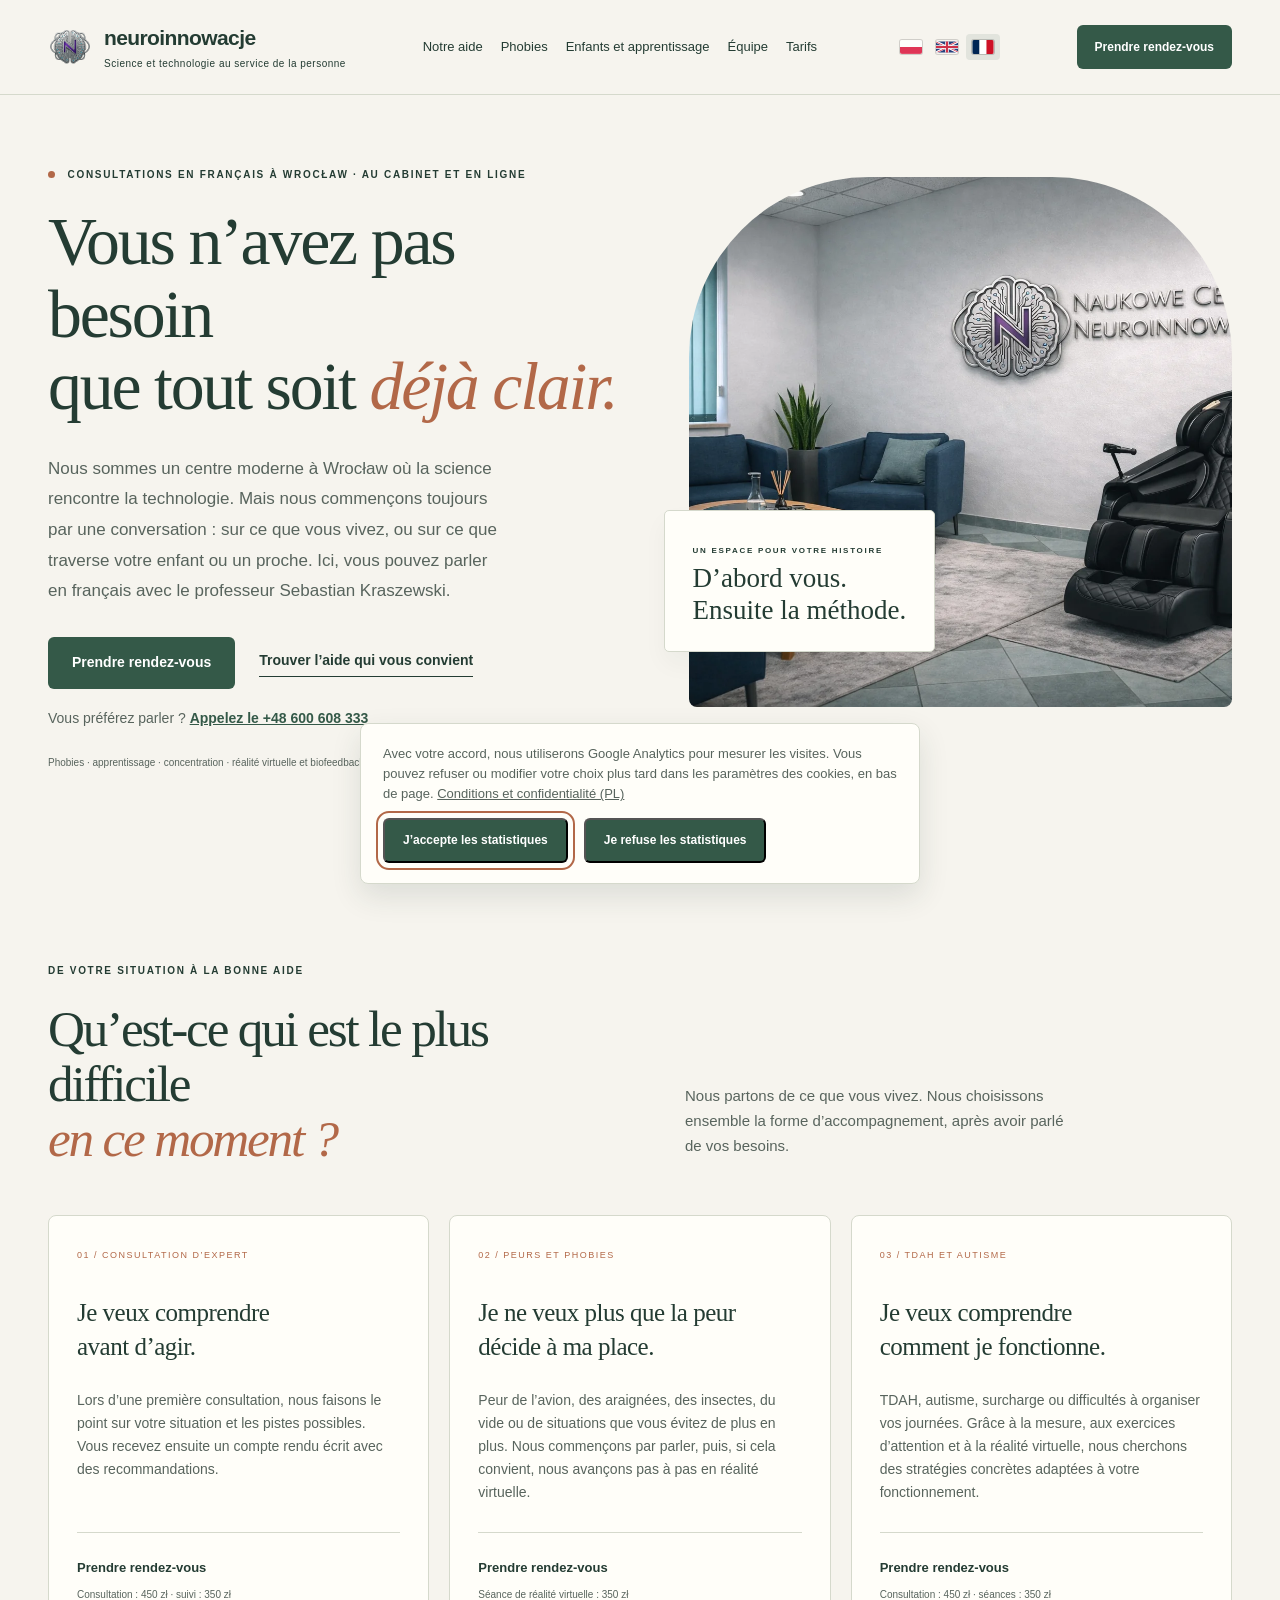
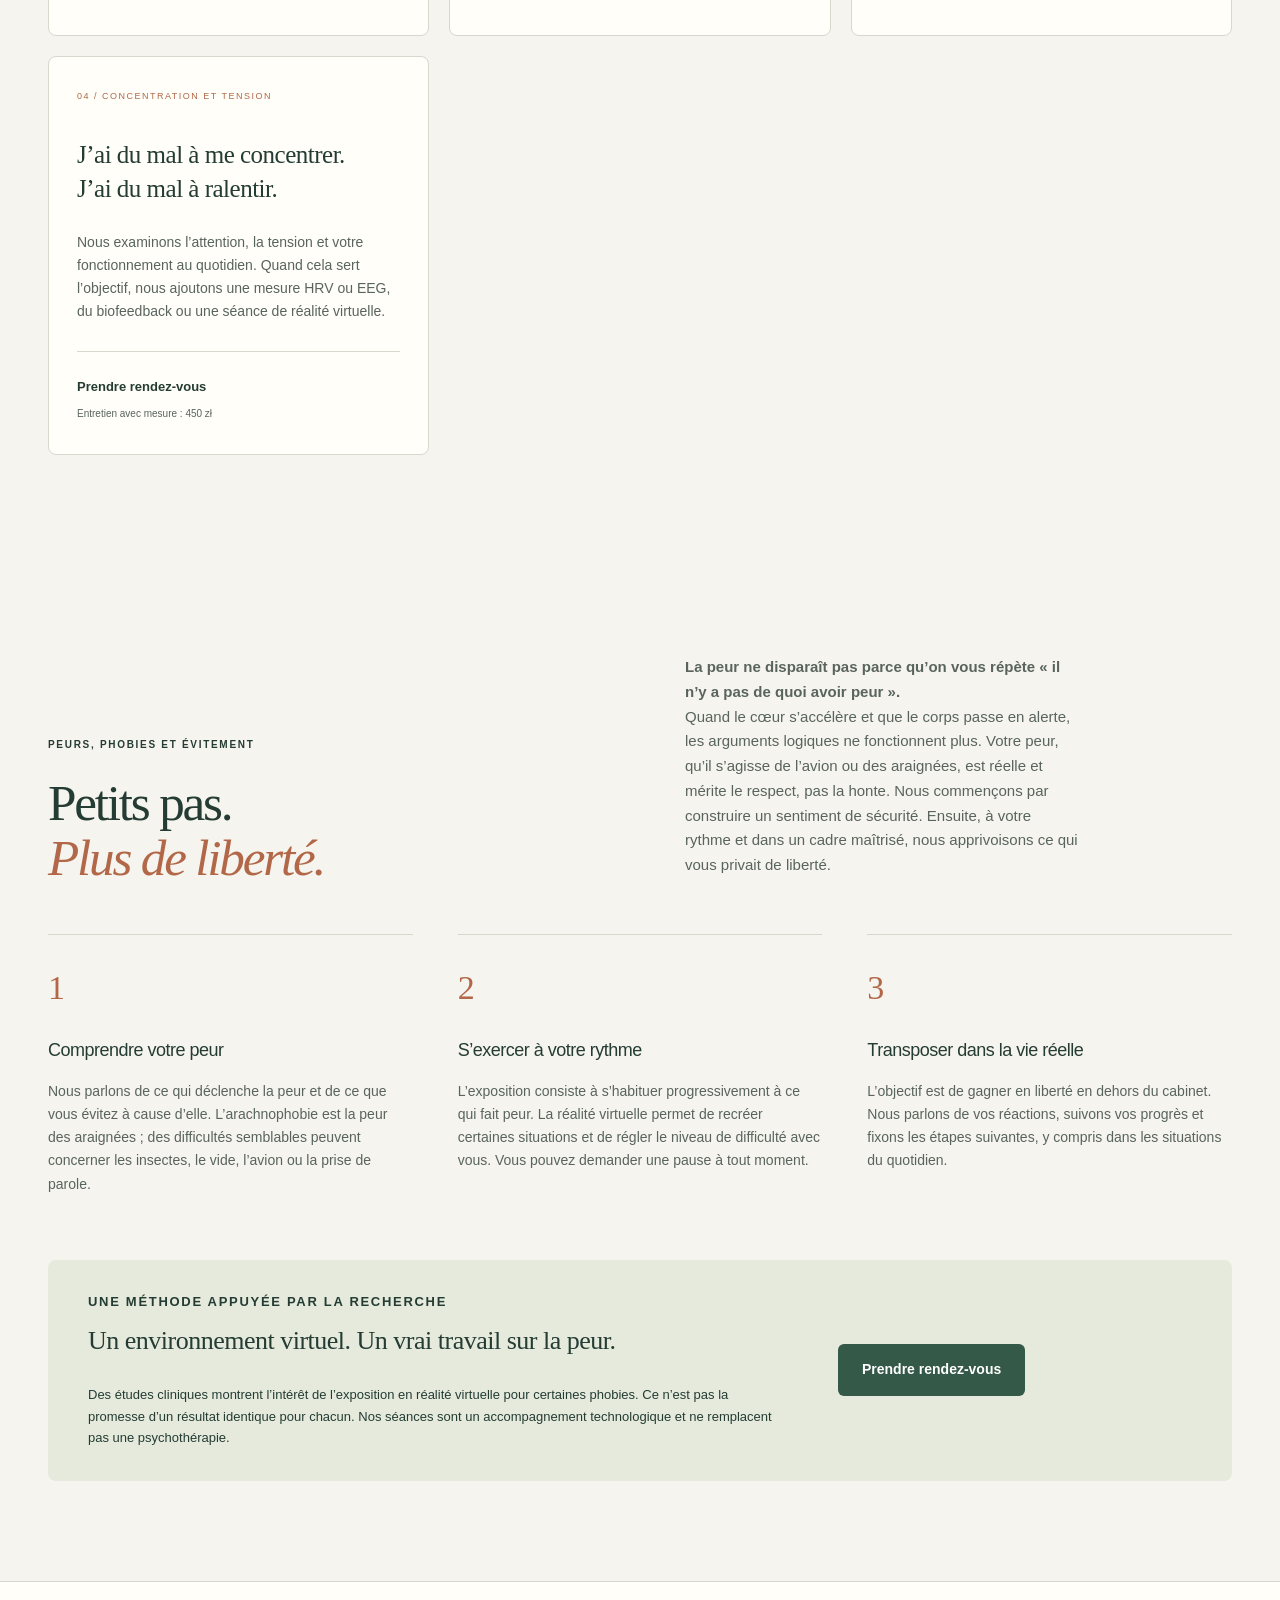
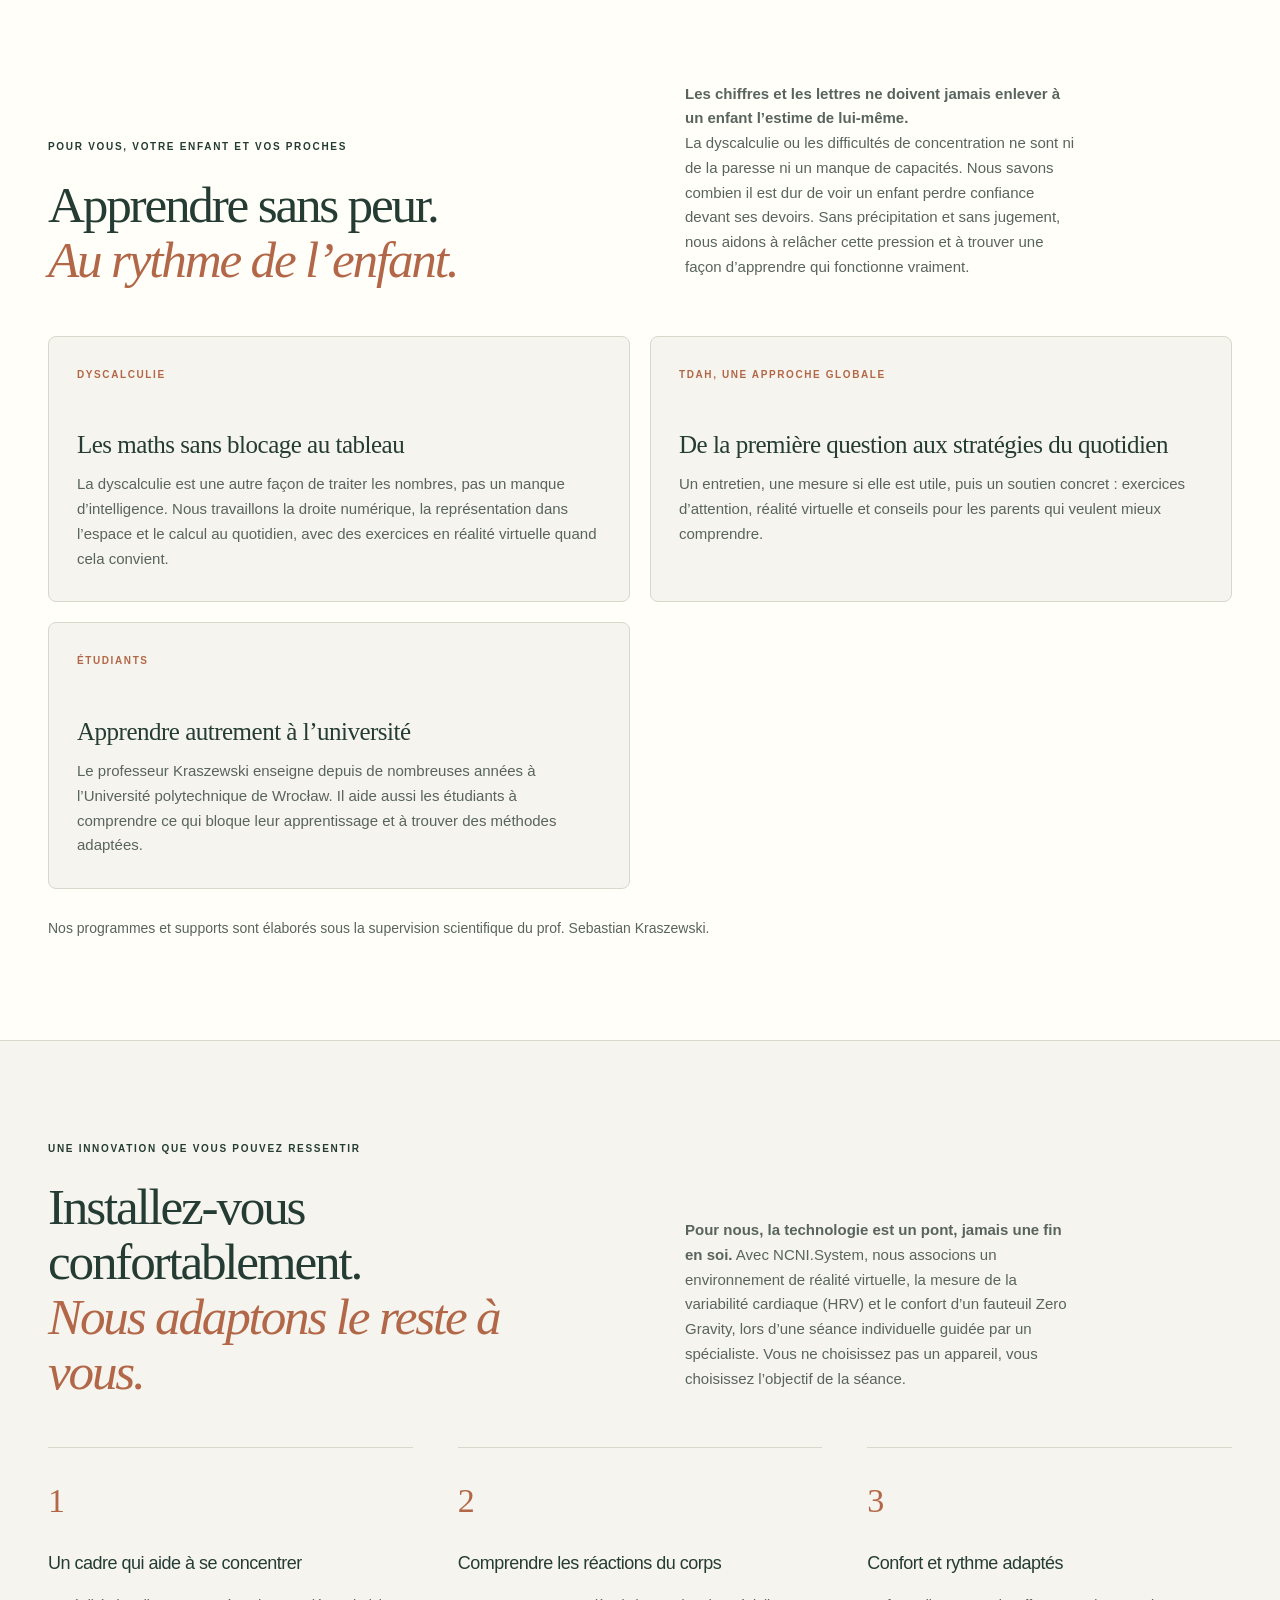
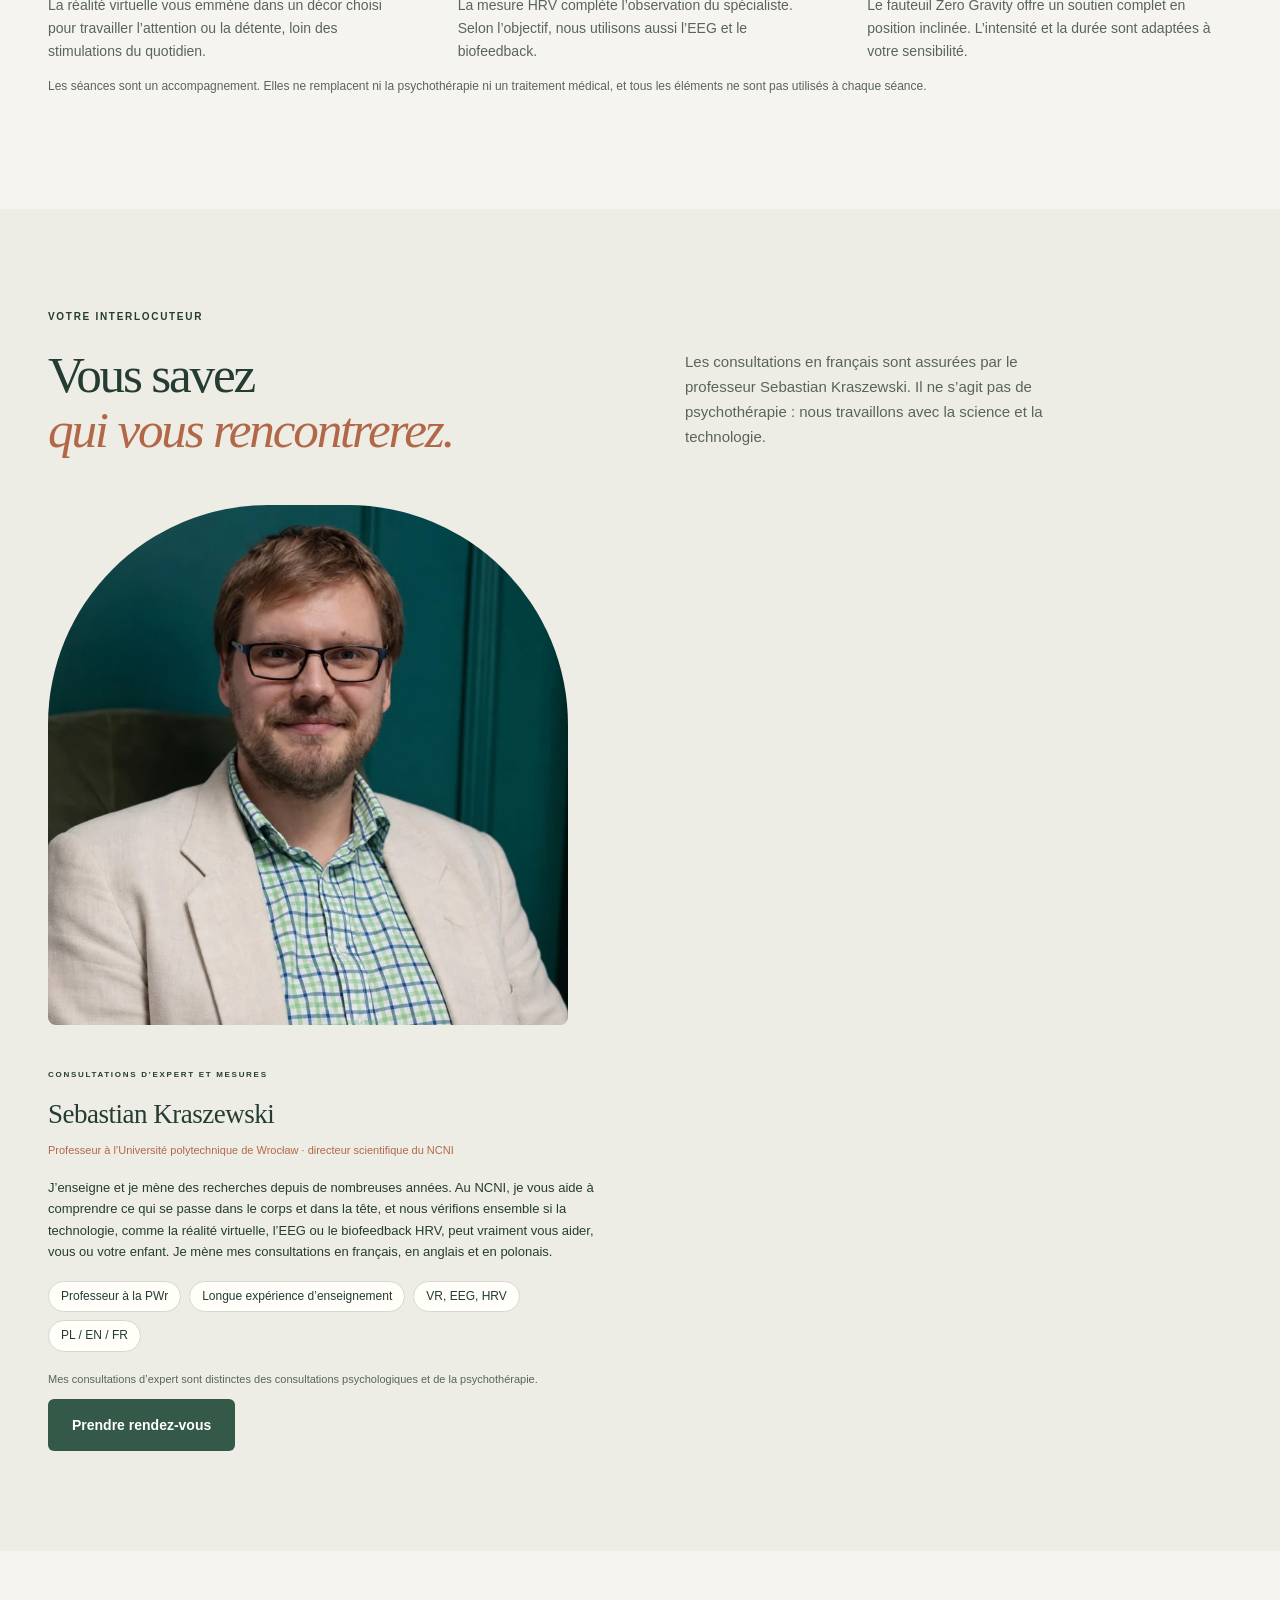
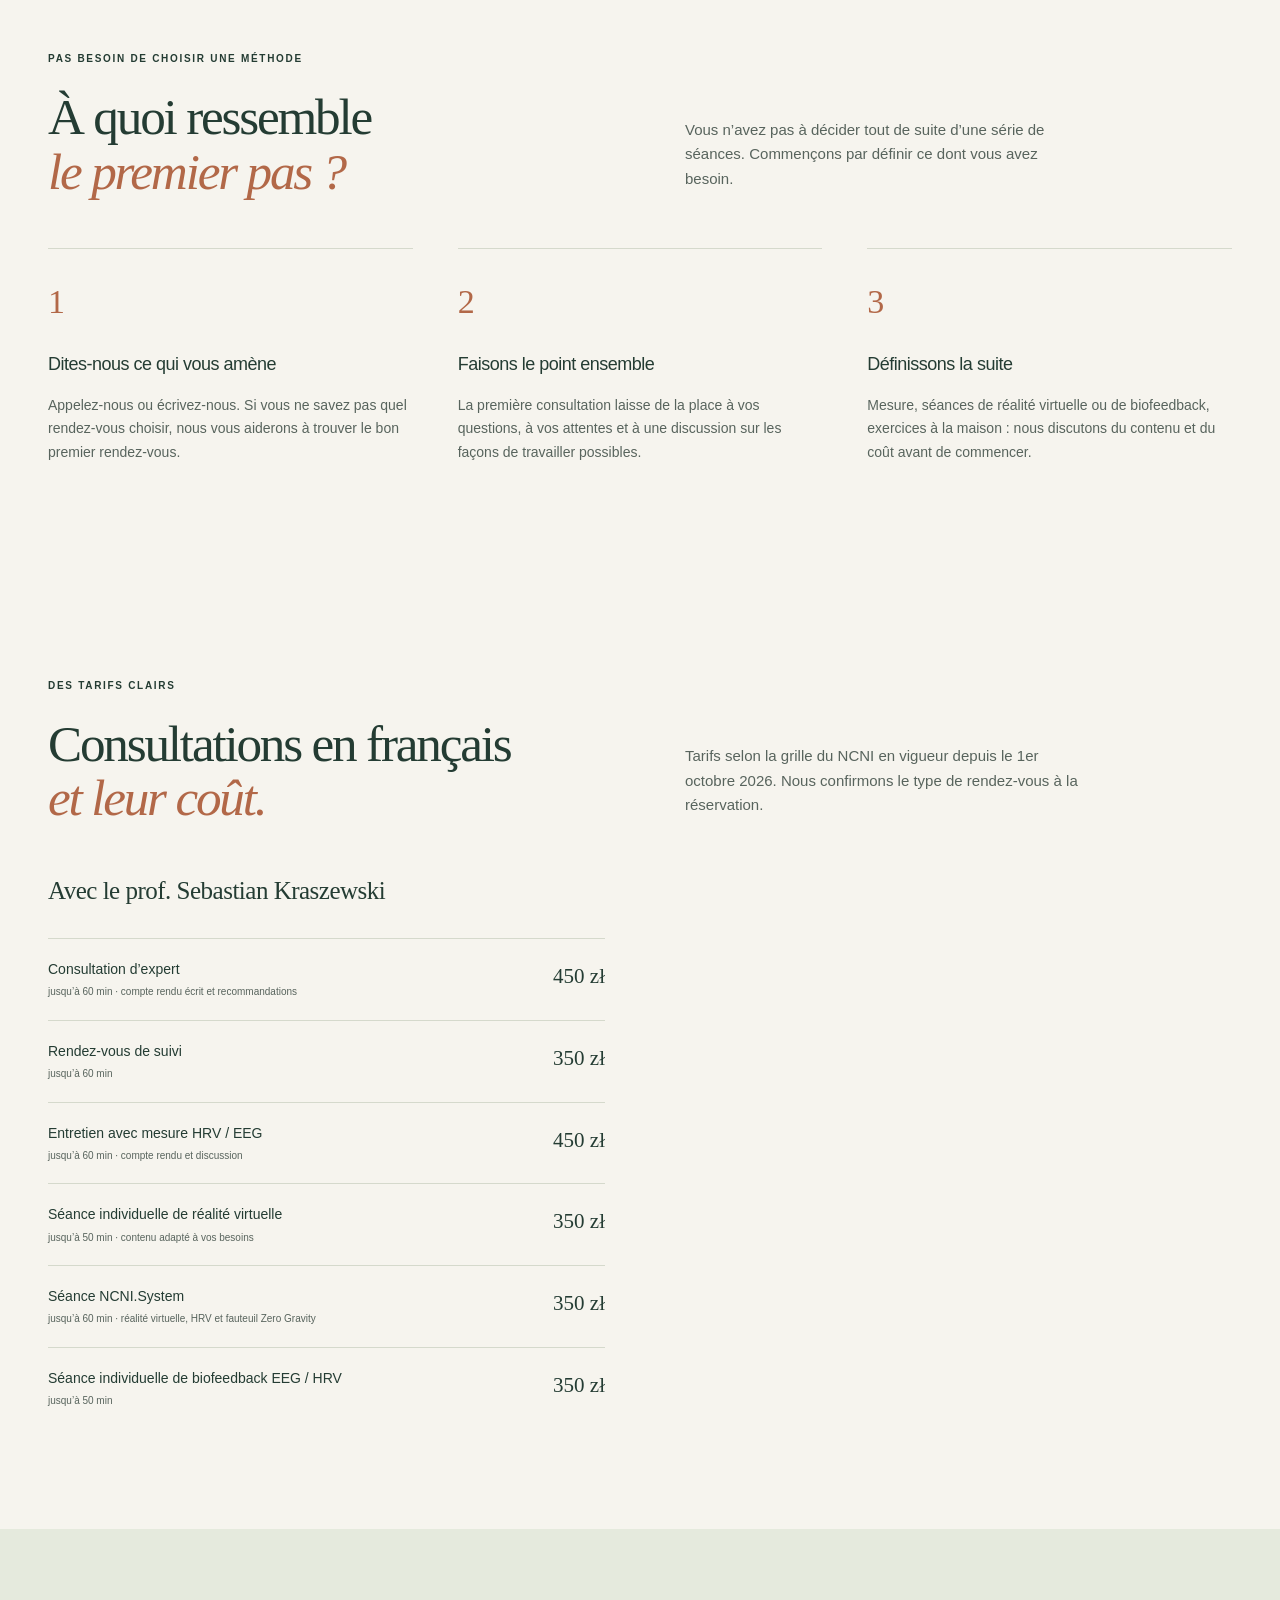
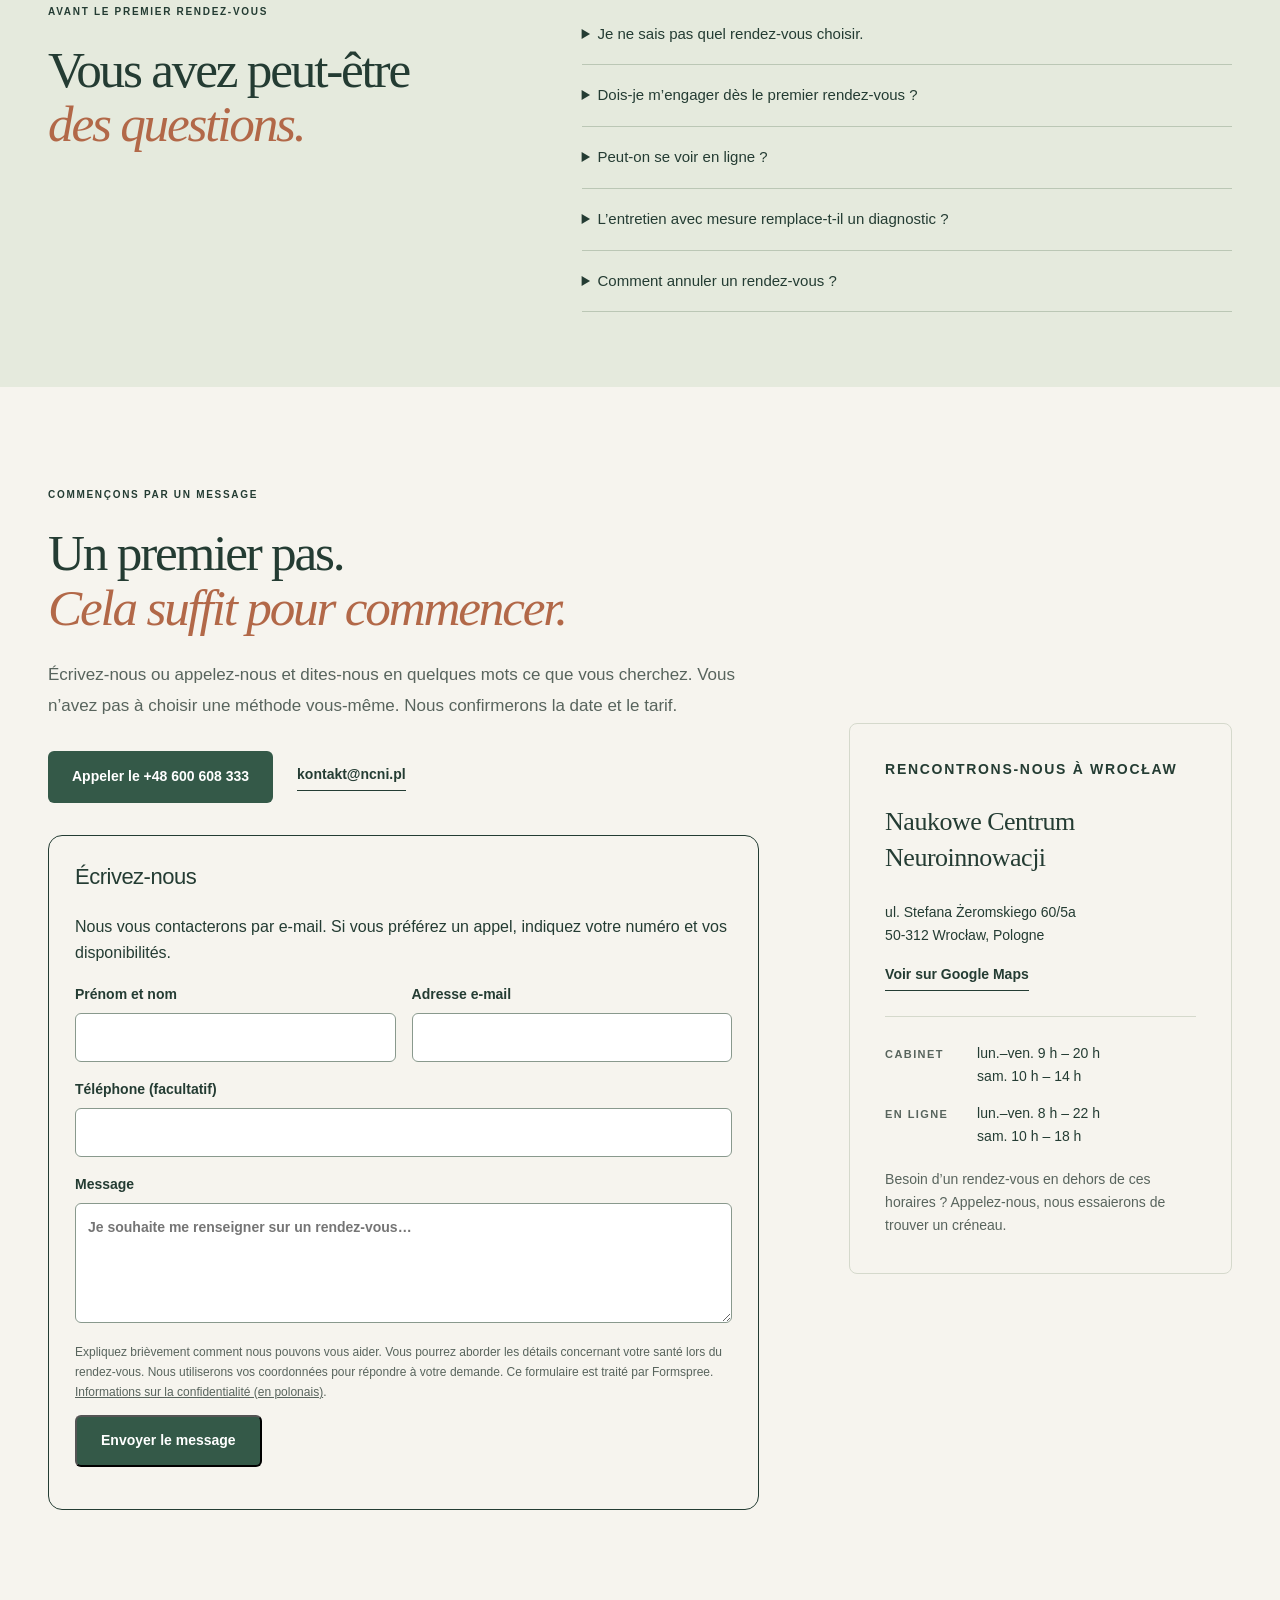
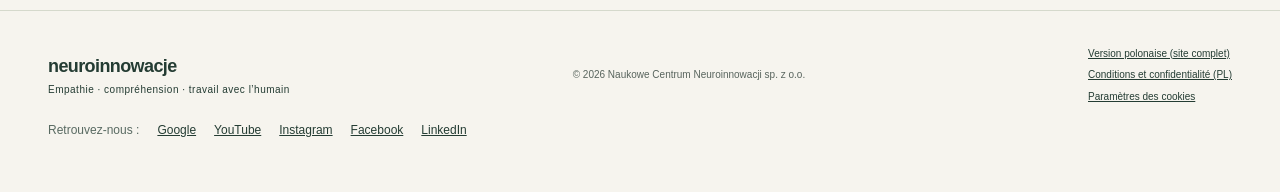
<file: fr.html>
<!doctype html>
<html lang="fr">
<head>
<meta charset="utf-8"><meta name="viewport" content="width=device-width, initial-scale=1, viewport-fit=cover">
<meta name="theme-color" content="#f6f4ee"><link rel="icon" href="assets/logo.webp"><link rel="apple-touch-icon" href="assets/apple-touch-icon.png"><link rel="stylesheet" href="assets/style.css">
<script src="assets/site.js" defer></script>
<script src="assets/consent.js" defer></script>
<!-- SEARCH METADATA START -->
<title>Consultations en français à Wrocław | Neuroinnowacje</title>
<meta name="description" content="Consultations en français à Wrocław et en ligne avec le prof. Sebastian Kraszewski : empathie d’abord, technologie en soutien. Phobies, TDAH, dyscalculie. Tarifs.">
<meta name="robots" content="index, follow, max-image-preview:large, max-snippet:-1, max-video-preview:-1">
<meta property="og:title" content="Consultations en français à Wrocław | Neuroinnowacje">
<meta property="og:description" content="Consultations en français à Wrocław et en ligne avec le prof. Sebastian Kraszewski : empathie d’abord, technologie en soutien. Phobies, TDAH, dyscalculie. Tarifs.">
<meta property="og:type" content="website">
<meta property="og:locale" content="fr_FR">
<meta property="og:site_name" content="Neuroinnowacje · NCNI">
<meta name="twitter:card" content="summary_large_image">
<meta name="twitter:title" content="Consultations en français à Wrocław | Neuroinnowacje">
<meta name="twitter:description" content="Consultations en français à Wrocław et en ligne avec le prof. Sebastian Kraszewski : empathie d’abord, technologie en soutien. Phobies, TDAH, dyscalculie. Tarifs.">
<link rel="alternate" hreflang="pl" href="https://neuroinnowacje.pl/">
<link rel="alternate" hreflang="en" href="https://neuroinnowacje.pl/en.html">
<link rel="alternate" hreflang="fr" href="https://neuroinnowacje.pl/fr.html">
<link rel="alternate" hreflang="x-default" href="https://neuroinnowacje.pl/">
<link rel="canonical" href="https://neuroinnowacje.pl/fr.html">
<meta property="og:url" content="https://neuroinnowacje.pl/fr.html">
<meta property="og:image" content="https://neuroinnowacje.pl/assets/og-neuroinnowacje.jpg">
<meta property="og:image:width" content="1200">
<meta property="og:image:height" content="630">
<meta property="og:image:alt" content="Gabinet NCNI we Wrocławiu">
<meta name="twitter:image" content="https://neuroinnowacje.pl/assets/og-neuroinnowacje.jpg">
<script type="application/ld+json">{"@context": "https://schema.org", "@graph": [{"@type": ["Organization", "LocalBusiness"], "@id": "https://ncni.pl/#organization", "name": "Naukowe Centrum Neuroinnowacji sp. z o.o.", "alternateName": ["NCNI", "Neuroinnowacje"], "url": "https://ncni.pl/", "telephone": "+48600608333", "email": "kontakt@ncni.pl", "priceRange": "220–450 zł", "currenciesAccepted": "PLN", "knowsLanguage": ["pl", "en", "fr"], "areaServed": {"@type": "City", "name": "Wrocław"}, "hasMap": "https://www.google.com/maps/search/?api=1&query=Stefana+Zeromskiego+60+Wroclaw", "sameAs": ["https://www.facebook.com/profile.php?id=61579420537737", "https://www.instagram.com/ncni_pl/", "https://www.linkedin.com/company/ncni", "https://youtube.com/@neuroinnowacje"], "openingHoursSpecification": [{"@type": "OpeningHoursSpecification", "dayOfWeek": ["Monday", "Tuesday", "Wednesday", "Thursday", "Friday"], "opens": "09:00", "closes": "20:00"}, {"@type": "OpeningHoursSpecification", "dayOfWeek": "Saturday", "opens": "10:00", "closes": "14:00"}], "address": {"@type": "PostalAddress", "streetAddress": "ul. Stefana Żeromskiego 60/5a", "postalCode": "50-312", "addressLocality": "Wrocław", "addressRegion": "dolnośląskie", "addressCountry": "PL"}, "logo": "https://neuroinnowacje.pl/assets/apple-touch-icon.png", "image": "https://neuroinnowacje.pl/assets/og-neuroinnowacje.jpg"}, {"@type": "Brand", "name": "Neuroinnowacje", "description": "Pomoc psychologiczna i technologia we Wrocławiu: empatia, zrozumienie i uważna praca z człowiekiem."}, {"@type": "WebPage", "@id": "https://neuroinnowacje.pl/fr.html#webpage", "url": "https://neuroinnowacje.pl/fr.html", "name": "Consultations en français à Wrocław | Neuroinnowacje", "description": "Consultations en français à Wrocław et en ligne avec le prof. Sebastian Kraszewski : empathie d’abord, technologie en soutien. Phobies, TDAH, dyscalculie. Tarifs.", "inLanguage": "fr-FR", "publisher": {"@id": "https://ncni.pl/#organization"}}]}</script>
<!-- SEARCH METADATA END -->
<link rel="stylesheet" href="assets/contact.css">
<script src="assets/contact.js?v=multilingual-20261103" defer></script>
</head>
<body>
<a class="skip" href="#main">Aller au contenu</a>
<header class="header"><div class="wrap header-inner"><a class="brand" href="#start" aria-label="Neuroinnowacje, haut de page"><img src="assets/logo.webp" width="44" height="44" alt=""><span>neuroinnowacje<small>Science et technologie au service de la personne</small></span></a><nav class="desktop-nav" aria-label="Navigation principale"><a href="#help">Notre aide</a><a href="#phobias">Phobies</a><a href="#kids">Enfants et apprentissage</a><a href="#team">Équipe</a><a href="#prices">Tarifs</a></nav><div class="lang-switch" aria-label="Langue"><a href="index.html" hreflang="pl" lang="pl" aria-label="Polski" title="Polski"><svg viewBox="0 0 16 10" width="22" height="14" aria-hidden="true"><rect width="16" height="5" fill="#fff"/><rect y="5" width="16" height="5" fill="#dc143c"/></svg></a><a href="en.html" hreflang="en" lang="en" aria-label="English" title="English"><svg viewBox="0 0 60 30" width="22" height="14" aria-hidden="true"><clipPath id="gbc"><path d="M30,15h30v15zv15h-30zh-30v-15zv-15h30z"/></clipPath><path d="M0,0v30h60v-30z" fill="#012169"/><path d="M0,0 60,30M60,0 0,30" stroke="#fff" stroke-width="6"/><path d="M0,0 60,30M60,0 0,30" clip-path="url(#gbc)" stroke="#C8102E" stroke-width="4"/><path d="M30,0v30M0,15h60" stroke="#fff" stroke-width="10"/><path d="M30,0v30M0,15h60" stroke="#C8102E" stroke-width="6"/></svg></a><a href="fr.html" hreflang="fr" lang="fr" aria-current="page" aria-label="Français" title="Français"><svg viewBox="0 0 3 2" width="22" height="14" aria-hidden="true"><rect width="1" height="2" fill="#002654"/><rect x="1" width="1" height="2" fill="#fff"/><rect x="2" width="1" height="2" fill="#ce1126"/></svg></a></div><a class="button small" href="#contact">Prendre rendez-vous </a></div></header>
<main id="main">
<section class="hero wrap" id="start"><div class="hero-copy"><p class="eyebrow"><span class="dot"></span> Consultations en français à Wrocław · au cabinet et en ligne</p><h1>Vous n’avez pas besoin<br>que tout soit <em>déjà clair.</em></h1><p class="lead">Nous sommes un centre moderne à Wrocław où la science rencontre la technologie. Mais nous commençons toujours par une conversation : sur ce que vous vivez, ou sur ce que traverse votre enfant ou un proche. Ici, vous pouvez parler en français avec le professeur Sebastian Kraszewski.</p><div class="actions"><a class="button" href="#contact">Prendre rendez-vous </a><a class="text-link" href="#help">Trouver l’aide qui vous convient </a></div><p class="hero-call">Vous préférez parler ? <a href="tel:+48600608333">Appelez le +48 600 608 333</a></p><p class="hero-note">Phobies · apprentissage · concentration · réalité virtuelle et biofeedback</p></div><div class="hero-visual"><img class="room" src="assets/gabinet.webp" width="1536" height="1024" alt="Cabinet du NCNI à Wrocław avec des fauteuils pour la conversation" fetchpriority="high"><div class="photo-label"><span class="eyebrow">UN ESPACE POUR VOTRE HISTOIRE</span><p>D’abord vous.<br>Ensuite la méthode.</p></div></div></section>
<section class="section wrap" id="help"><div class="section-heading"><div><p class="eyebrow">DE VOTRE SITUATION À LA BONNE AIDE</p><h2>Qu’est-ce qui est le plus difficile<br><em>en ce moment ?</em></h2></div><p>Nous partons de ce que vous vivez. Nous choisissons ensemble la forme d’accompagnement, après avoir parlé de vos besoins.</p></div><div class="needs-grid"><article class="need"><span class="number">01 / CONSULTATION D’EXPERT</span><h3>Je veux comprendre<br>avant d’agir.</h3><p>Lors d’une première consultation, nous faisons le point sur votre situation et les pistes possibles. Vous recevez ensuite un compte rendu écrit avec des recommandations.</p><a href="#contact">Prendre rendez-vous </a><span class="price-note">Consultation : 450 zł · suivi : 350 zł</span></article><article class="need"><span class="number">02 / PEURS ET PHOBIES</span><h3>Je ne veux plus que la peur<br>décide à ma place.</h3><p>Peur de l’avion, des araignées, des insectes, du vide ou de situations que vous évitez de plus en plus. Nous commençons par parler, puis, si cela convient, nous avançons pas à pas en réalité virtuelle.</p><a href="#contact">Prendre rendez-vous </a><span class="price-note">Séance de réalité virtuelle : 350 zł</span></article><article class="need"><span class="number">03 / TDAH ET AUTISME</span><h3>Je veux comprendre<br>comment je fonctionne.</h3><p>TDAH, autisme, surcharge ou difficultés à organiser vos journées. Grâce à la mesure, aux exercices d’attention et à la réalité virtuelle, nous cherchons des stratégies concrètes adaptées à votre fonctionnement.</p><a href="#contact">Prendre rendez-vous </a><span class="price-note">Consultation : 450 zł · séances : 350 zł</span></article><article class="need"><span class="number">04 / CONCENTRATION ET TENSION</span><h3>J’ai du mal à me concentrer.<br>J’ai du mal à ralentir.</h3><p>Nous examinons l’attention, la tension et votre fonctionnement au quotidien. Quand cela sert l’objectif, nous ajoutons une mesure HRV ou EEG, du biofeedback ou une séance de réalité virtuelle.</p><a href="#contact">Prendre rendez-vous </a><span class="price-note">Entretien avec mesure : 450 zł</span></article></div></section>
<section class="section wrap" id="phobias"><div class="section-heading"><div><p class="eyebrow">PEURS, PHOBIES ET ÉVITEMENT</p><h2>Petits pas.<br><em>Plus de liberté.</em></h2></div><p><strong>La peur ne disparaît pas parce qu’on vous répète « il n’y a pas de quoi avoir peur ».</strong><br>Quand le cœur s’accélère et que le corps passe en alerte, les arguments logiques ne fonctionnent plus. Votre peur, qu’il s’agisse de l’avion ou des araignées, est réelle et mérite le respect, pas la honte. Nous commençons par construire un sentiment de sécurité. Ensuite, à votre rythme et dans un cadre maîtrisé, nous apprivoisons ce qui vous privait de liberté.</p></div><div class="steps"><article><span>1</span><h3>Comprendre votre peur</h3><p>Nous parlons de ce qui déclenche la peur et de ce que vous évitez à cause d’elle. L’arachnophobie est la peur des araignées ; des difficultés semblables peuvent concerner les insectes, le vide, l’avion ou la prise de parole.</p></article><article><span>2</span><h3>S’exercer à votre rythme</h3><p>L’exposition consiste à s’habituer progressivement à ce qui fait peur. La réalité virtuelle permet de recréer certaines situations et de régler le niveau de difficulté avec vous. Vous pouvez demander une pause à tout moment.</p></article><article><span>3</span><h3>Transposer dans la vie réelle</h3><p>L’objectif est de gagner en liberté en dehors du cabinet. Nous parlons de vos réactions, suivons vos progrès et fixons les étapes suivantes, y compris dans les situations du quotidien.</p></article></div><div class="support-note"><div><p class="eyebrow">UNE MÉTHODE APPUYÉE PAR LA RECHERCHE</p><h3>Un environnement virtuel. Un vrai travail sur la peur.</h3><p>Des études cliniques montrent l’intérêt de l’exposition en réalité virtuelle pour certaines phobies. Ce n’est pas la promesse d’un résultat identique pour chacun. Nos séances sont un accompagnement technologique et ne remplacent pas une psychothérapie.</p></div><a class="button" href="#contact">Prendre rendez-vous </a></div></section>
<section class="kids-section" id="kids"><div class="wrap section"><div class="section-heading"><div><p class="eyebrow">POUR VOUS, VOTRE ENFANT ET VOS PROCHES</p><h2>Apprendre sans peur.<br><em>Au rythme de l’enfant.</em></h2></div><p><strong>Les chiffres et les lettres ne doivent jamais enlever à un enfant l’estime de lui-même.</strong><br>La dyscalculie ou les difficultés de concentration ne sont ni de la paresse ni un manque de capacités. Nous savons combien il est dur de voir un enfant perdre confiance devant ses devoirs. Sans précipitation et sans jugement, nous aidons à relâcher cette pression et à trouver une façon d’apprendre qui fonctionne vraiment.</p></div><div class="kids-grid"><article class="kid-card"><span class="number">DYSCALCULIE</span><h3>Les maths sans blocage au tableau</h3><p>La dyscalculie est une autre façon de traiter les nombres, pas un manque d’intelligence. Nous travaillons la droite numérique, la représentation dans l’espace et le calcul au quotidien, avec des exercices en réalité virtuelle quand cela convient.</p></article><article class="kid-card"><span class="number">TDAH, UNE APPROCHE GLOBALE</span><h3>De la première question aux stratégies du quotidien</h3><p>Un entretien, une mesure si elle est utile, puis un soutien concret : exercices d’attention, réalité virtuelle et conseils pour les parents qui veulent mieux comprendre.</p></article><article class="kid-card"><span class="number">ÉTUDIANTS</span><h3>Apprendre autrement à l’université</h3><p>Le professeur Kraszewski enseigne depuis de nombreuses années à l’Université polytechnique de Wrocław. Il aide aussi les étudiants à comprendre ce qui bloque leur apprentissage et à trouver des méthodes adaptées.</p></article></div><p class="kids-note">Nos programmes et supports sont élaborés sous la supervision scientifique du prof. Sebastian Kraszewski.</p></div></section>
<section class="section wrap" id="technology"><div class="section-heading"><div><p class="eyebrow">UNE INNOVATION QUE VOUS POUVEZ RESSENTIR</p><h2>Installez-vous confortablement.<br><em>Nous adaptons le reste à vous.</em></h2></div><p><strong>Pour nous, la technologie est un pont, jamais une fin en soi.</strong> Avec NCNI.System, nous associons un environnement de réalité virtuelle, la mesure de la variabilité cardiaque (HRV) et le confort d’un fauteuil Zero Gravity, lors d’une séance individuelle guidée par un spécialiste. Vous ne choisissez pas un appareil, vous choisissez l’objectif de la séance.</p></div><div class="steps"><article><span>1</span><h3>Un cadre qui aide à se concentrer</h3><p>La réalité virtuelle vous emmène dans un décor choisi pour travailler l’attention ou la détente, loin des stimulations du quotidien.</p></article><article><span>2</span><h3>Comprendre les réactions du corps</h3><p>La mesure HRV complète l’observation du spécialiste. Selon l’objectif, nous utilisons aussi l’EEG et le biofeedback.</p></article><article><span>3</span><h3>Confort et rythme adaptés</h3><p>Le fauteuil Zero Gravity offre un soutien complet en position inclinée. L’intensité et la durée sont adaptées à votre sensibilité.</p></article></div><p class="fine">Les séances sont un accompagnement. Elles ne remplacent ni la psychothérapie ni un traitement médical, et tous les éléments ne sont pas utilisés à chaque séance.</p></section>
<section class="team-section" id="team"><div class="wrap section"><div class="section-heading"><div><p class="eyebrow">VOTRE INTERLOCUTEUR</p><h2>Vous savez<br><em>qui vous rencontrerez.</em></h2></div><p>Les consultations en français sont assurées par le professeur Sebastian Kraszewski. Il ne s’agit pas de psychothérapie : nous travaillons avec la science et la technologie.</p></div><div class="team-grid"><article class="person" id="sebastian"><div class="portrait"><img src="assets/sebastian.webp" width="800" height="800" alt="Sebastian Kraszewski au cabinet du NCNI" loading="lazy"></div><div class="person-copy"><p class="eyebrow">CONSULTATIONS D’EXPERT ET MESURES</p><h3>Sebastian Kraszewski</h3><p class="role">Professeur à l’Université polytechnique de Wrocław · directeur scientifique du NCNI</p><p class="person-story-lead">J’enseigne et je mène des recherches depuis de nombreuses années. Au NCNI, je vous aide à comprendre ce qui se passe dans le corps et dans la tête, et nous vérifions ensemble si la technologie, comme la réalité virtuelle, l’EEG ou le biofeedback HRV, peut vraiment vous aider, vous ou votre enfant. Je mène mes consultations en français, en anglais et en polonais.</p><ul class="person-facts"><li>Professeur à la PWr</li><li>Longue expérience d’enseignement</li><li>VR, EEG, HRV</li><li>PL / EN / FR</li></ul><p class="fine">Mes consultations d’expert sont distinctes des consultations psychologiques et de la psychothérapie.</p><div class="person-links"><a class="button" href="#contact">Prendre rendez-vous </a></div></div></article></div></div></section>
<section class="section wrap" id="first-step"><div class="section-heading"><div><p class="eyebrow">PAS BESOIN DE CHOISIR UNE MÉTHODE</p><h2>À quoi ressemble<br><em>le premier pas ?</em></h2></div><p>Vous n’avez pas à décider tout de suite d’une série de séances. Commençons par définir ce dont vous avez besoin.</p></div><div class="steps"><article><span>1</span><h3>Dites-nous ce qui vous amène</h3><p>Appelez-nous ou écrivez-nous. Si vous ne savez pas quel rendez-vous choisir, nous vous aiderons à trouver le bon premier rendez-vous.</p></article><article><span>2</span><h3>Faisons le point ensemble</h3><p>La première consultation laisse de la place à vos questions, à vos attentes et à une discussion sur les façons de travailler possibles.</p></article><article><span>3</span><h3>Définissons la suite</h3><p>Mesure, séances de réalité virtuelle ou de biofeedback, exercices à la maison : nous discutons du contenu et du coût avant de commencer.</p></article></div></section>
<section class="section wrap" id="prices"><div class="section-heading"><div><p class="eyebrow">DES TARIFS CLAIRS</p><h2>Consultations en français<br><em>et leur coût.</em></h2></div><p>Tarifs selon la grille du NCNI en vigueur depuis le 1er octobre 2026. Nous confirmons le type de rendez-vous à la réservation.</p></div><div class="pricing"><div><h3>Avec le prof. Sebastian Kraszewski</h3><dl><div><dt>Consultation d’expert<small>jusqu’à 60 min · compte rendu écrit et recommandations</small></dt><dd>450 zł</dd></div><div><dt>Rendez-vous de suivi<small>jusqu’à 60 min</small></dt><dd>350 zł</dd></div><div><dt>Entretien avec mesure HRV / EEG<small>jusqu’à 60 min · compte rendu et discussion</small></dt><dd>450 zł</dd></div><div><dt>Séance individuelle de réalité virtuelle<small>jusqu’à 50 min · contenu adapté à vos besoins</small></dt><dd>350 zł</dd></div><div><dt>Séance NCNI.System<small>jusqu’à 60 min · réalité virtuelle, HRV et fauteuil Zero Gravity</small></dt><dd>350 zł</dd></div><div><dt>Séance individuelle de biofeedback EEG / HRV<small>jusqu’à 50 min</small></dt><dd>350 zł</dd></div></dl></div></div></section>
<section class="faq-section"><div class="wrap faq-grid"><div><p class="eyebrow">AVANT LE PREMIER RENDEZ-VOUS</p><h2>Vous avez peut-être<br><em>des questions.</em></h2></div><div><details><summary>Je ne sais pas quel rendez-vous choisir.</summary><p>Écrivez-nous ou appelez-nous et décrivez en quelques mots ce que vous cherchez. Vous n’avez pas à choisir une méthode vous-même. Le plus souvent, on commence par une consultation d’expert.</p></details><details><summary>Dois-je m’engager dès le premier rendez-vous ?</summary><p>Non. La première consultation sert à comprendre votre situation et à parler des possibilités. Vous décidez de la suite après avoir discuté de l’objectif, de la forme et du coût.</p></details><details><summary>Peut-on se voir en ligne ?</summary><p>Une consultation en ligne est possible. Les séances avec mesure et technologie ont lieu au cabinet à Wrocław.</p></details><details><summary>L’entretien avec mesure remplace-t-il un diagnostic ?</summary><p>Non. Les mesures HRV ou EEG complètent l’entretien et l’observation. Si un bilan psychologique ou un avis médical est nécessaire, nous le prévoyons comme une étape distincte.</p></details><details><summary>Comment annuler un rendez-vous ?</summary><p>Selon la grille tarifaire du NCNI, l’annulation est gratuite jusqu’à 24 heures avant le rendez-vous. Une annulation plus tardive est facturée au prix de la séance.</p></details></div></div></section>
<section class="contact section wrap" id="contact"><div><p class="eyebrow">COMMENÇONS PAR UN MESSAGE</p><h2>Un premier pas.<br><em>Cela suffit pour commencer.</em></h2><p class="lead">Écrivez-nous ou appelez-nous et dites-nous en quelques mots ce que vous cherchez. Vous n’avez pas à choisir une méthode vous-même. Nous confirmerons la date et le tarif.</p><div class="actions"><a class="button" href="tel:+48600608333">Appeler le +48 600 608 333 </a><a class="text-link" href="mailto:kontakt@ncni.pl?subject=Consultation%20en%20fran%C3%A7ais">kontakt@ncni.pl </a></div><form id="contact-form" class="contact-form" data-language="fr" action="https://formspree.io/f/moeepgpy" method="POST"><h3>Écrivez-nous</h3><p>Nous vous contacterons par e-mail. Si vous préférez un appel, indiquez votre numéro et vos disponibilités.</p><input type="hidden" name="language" value="fr"><div class="contact-fields"><label>Prénom et nom<input name="name" autocomplete="name" required maxlength="120"></label><label>Adresse e-mail<input name="email" type="email" autocomplete="email" required maxlength="254"></label></div><label>Téléphone (facultatif)<input name="phone" type="tel" autocomplete="tel" maxlength="40"></label><label>Message<textarea name="message" required minlength="3" maxlength="2000" placeholder="Je souhaite me renseigner sur un rendez-vous…"></textarea></label><div class="contact-trap" aria-hidden="true"><label>Laisser vide<input name="_gotcha" tabindex="-1" autocomplete="off"></label></div><p class="fine">Expliquez brièvement comment nous pouvons vous aider. Vous pourrez aborder les détails concernant votre santé lors du rendez-vous. Nous utiliserons vos coordonnées pour répondre à votre demande. Ce formulaire est traité par Formspree. <a href="https://ncni.pl/regulamin.html">Informations sur la confidentialité (en polonais)</a>.</p><button class="button" type="submit">Envoyer le message</button><p role="status" aria-live="polite"></p><noscript><p>Après l’envoi, une confirmation s’affichera sur Formspree.</p></noscript></form></div><aside class="address"><p class="eyebrow">RENCONTRONS-NOUS À WROCŁAW</p><h3>Naukowe Centrum<br>Neuroinnowacji</h3><p>ul. Stefana Żeromskiego 60/5a<br>50-312 Wrocław, Pologne</p><a class="text-link" href="https://www.google.com/maps/search/?api=1&amp;query=Naukowe+Centrum+Neuroinnowacji+Wroc%C5%82aw" target="_blank" rel="noopener noreferrer">Voir sur Google Maps </a><hr><dl class="hours"><div><dt>Cabinet</dt><dd>lun.–ven. 9 h – 20 h<br>sam. 10 h – 14 h</dd></div><div><dt>En ligne</dt><dd>lun.–ven. 8 h – 22 h<br>sam. 10 h – 18 h</dd></div></dl><p class="fine">Besoin d’un rendez-vous en dehors de ces horaires ? Appelez-nous, nous essaierons de trouver un créneau.</p></aside></section>
</main>
<footer><div class="wrap footer-inner"><a class="brand" href="#start">neuroinnowacje<small>Empathie · compréhension · travail avec l’humain</small></a><p>© 2026 Naukowe Centrum Neuroinnowacji sp. z o.o.</p><div><a href="index.html">Version polonaise (site complet) </a><a href="https://ncni.pl/regulamin.html">Conditions et confidentialité (PL)</a><a href="#" data-consent-settings>Paramètres des cookies</a></div></div><div class="wrap footer-social"><span>Retrouvez-nous :</span><a href="https://www.google.com/maps/search/?api=1&amp;query=Naukowe+Centrum+Neuroinnowacji+Wroc%C5%82aw" rel="noopener">Google </a><a href="https://youtube.com/@neuroinnowacje" rel="noopener">YouTube </a><a href="https://www.instagram.com/ncni_pl/" rel="noopener">Instagram </a><a href="https://www.facebook.com/profile.php?id=61579420537737" rel="noopener">Facebook </a><a href="https://www.linkedin.com/company/ncni" rel="noopener">LinkedIn </a></div></footer>
<nav class="mobile-nav" aria-label="Navigation mobile"><a href="#help">Aide</a><a href="#phobias">Phobies</a><a href="#team">Équipe</a><a href="#prices">Tarifs</a><a href="#contact">RDV </a></nav>
</body></html>
</file>
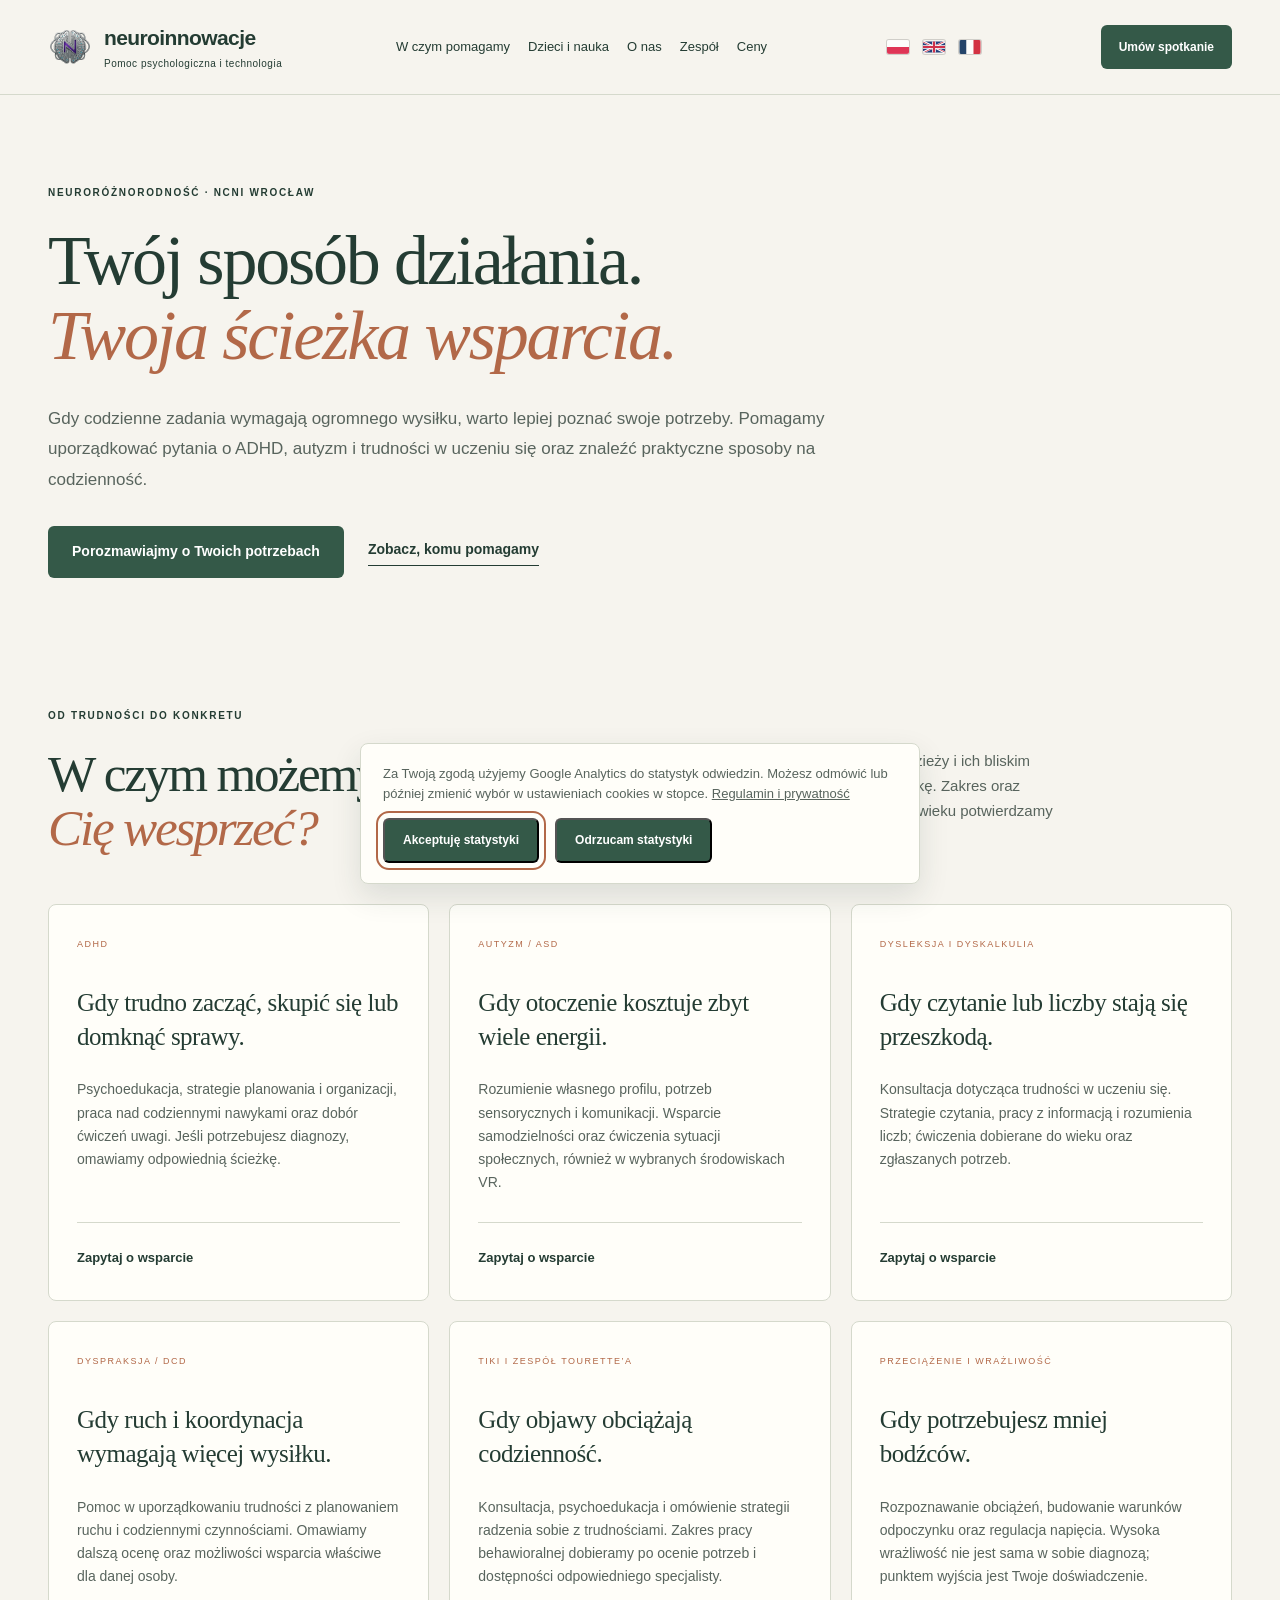
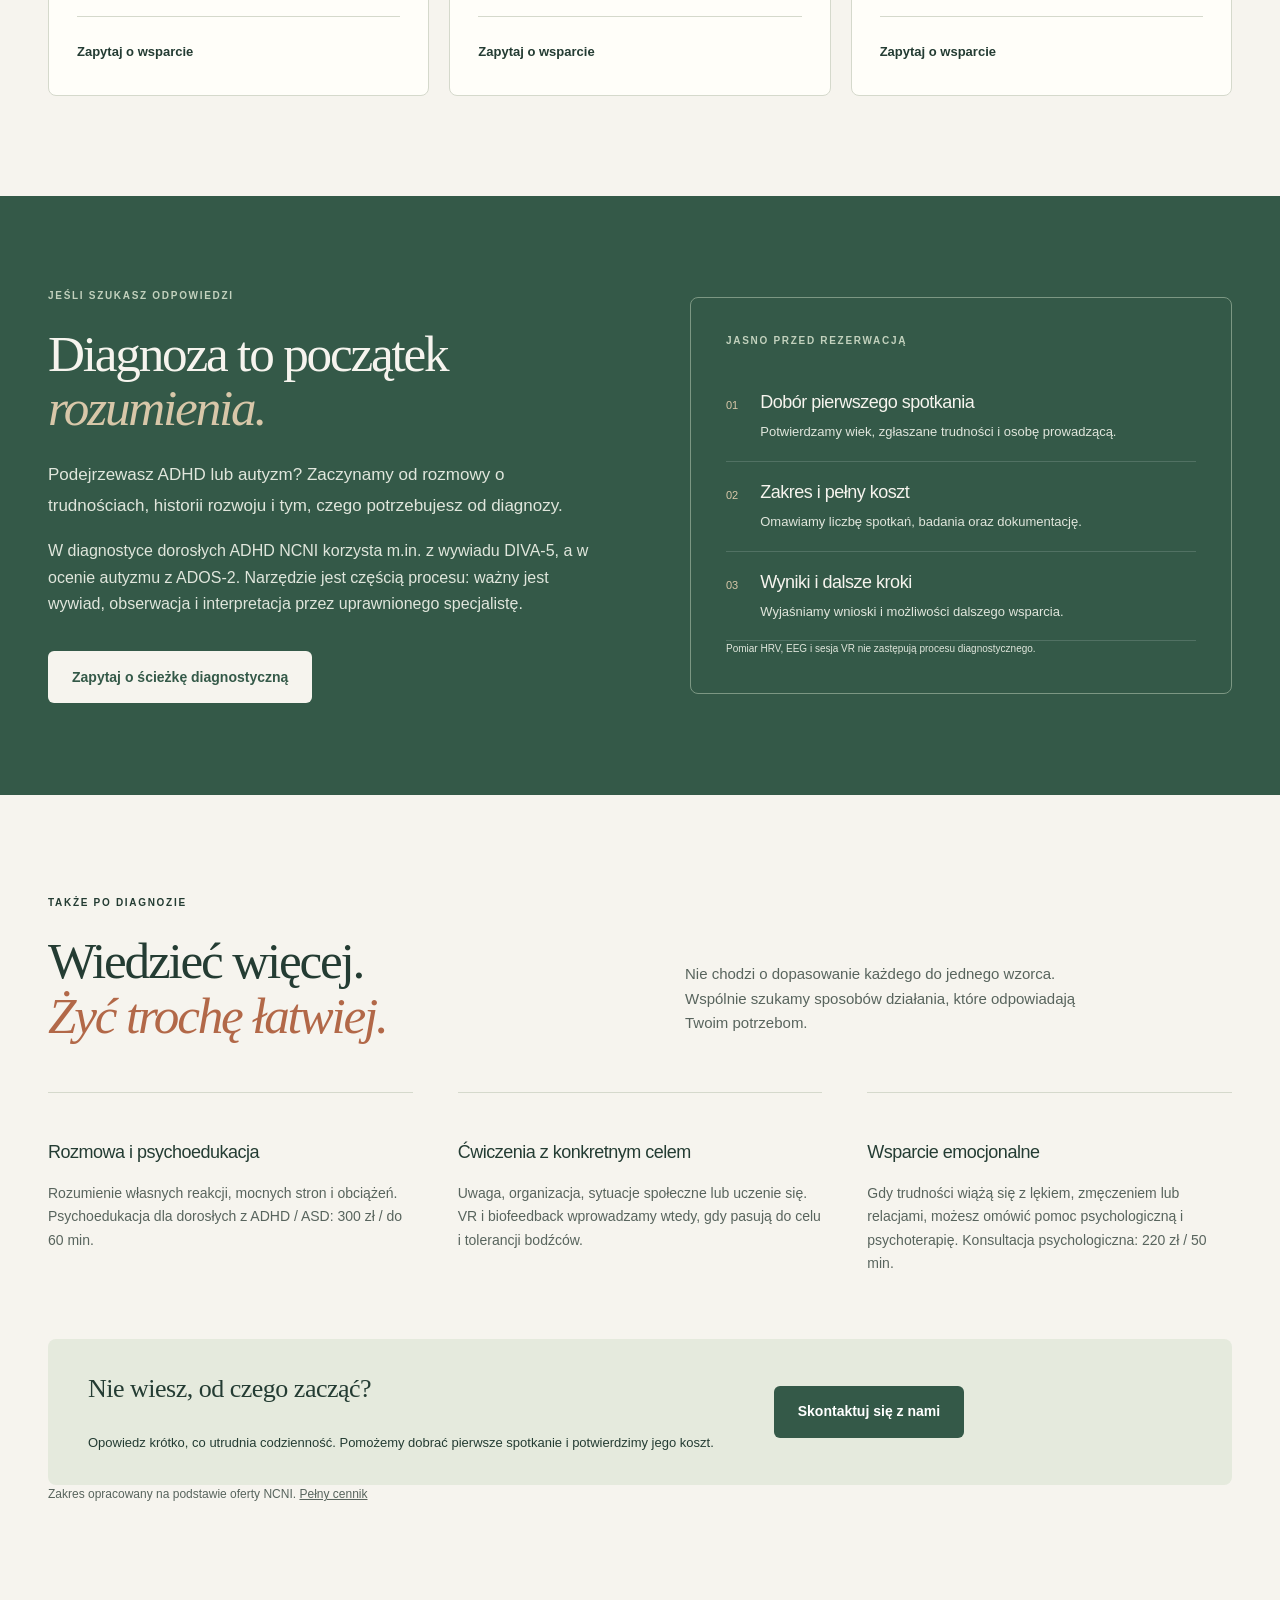
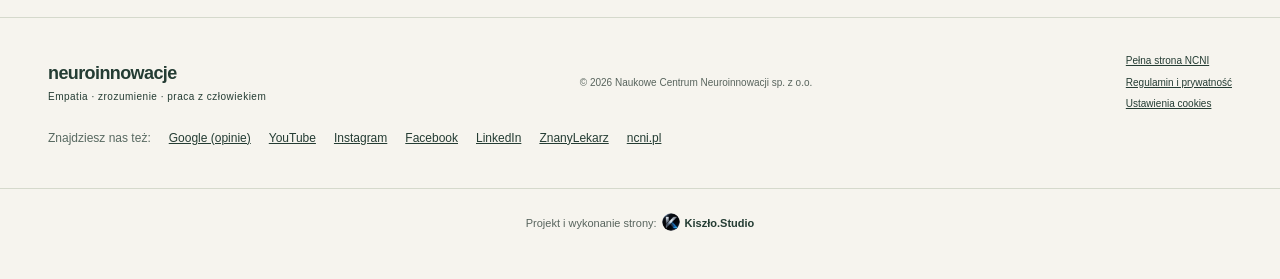
<file: neuroroznorodnosc.html>
<!doctype html>
<html lang="pl">
<head>
<meta charset="utf-8"><meta name="viewport" content="width=device-width, initial-scale=1, viewport-fit=cover">


<meta name="theme-color" content="#f6f4ee"><link rel="icon" href="assets/logo.webp"><link rel="apple-touch-icon" href="assets/apple-touch-icon.png"><link rel="stylesheet" href="assets/style.css">

<script src="assets/site.js" defer></script>
<script src="assets/consent.js" defer></script>
<!-- SEARCH METADATA START -->
<title>ADHD, autyzm i neuroróżnorodność Wrocław | Neuroinnowacje</title>
<meta name="description" content="Wsparcie przy ADHD, autyzmie i trudnościach w uczeniu się we Wrocławiu. Ze zrozumieniem i bez oceniania: diagnostyka, psychoedukacja i codzienne strategie. Poznaj możliwości pomocy.">
<meta name="robots" content="index, follow, max-image-preview:large, max-snippet:-1, max-video-preview:-1">
<meta property="og:title" content="ADHD, autyzm i neuroróżnorodność Wrocław | Neuroinnowacje">
<meta property="og:description" content="Wsparcie przy ADHD, autyzmie i trudnościach w uczeniu się we Wrocławiu. Ze zrozumieniem i bez oceniania: diagnostyka, psychoedukacja i codzienne strategie. Poznaj możliwości pomocy.">
<meta property="og:type" content="website">
<meta property="og:locale" content="pl_PL">
<meta property="og:site_name" content="Neuroinnowacje · NCNI">
<meta name="twitter:card" content="summary_large_image">
<meta name="twitter:title" content="ADHD, autyzm i neuroróżnorodność Wrocław | Neuroinnowacje">
<meta name="twitter:description" content="Wsparcie przy ADHD, autyzmie i trudnościach w uczeniu się we Wrocławiu. Ze zrozumieniem i bez oceniania: diagnostyka, psychoedukacja i codzienne strategie. Poznaj możliwości pomocy.">
<link rel="canonical" href="https://neuroinnowacje.pl/neuroroznorodnosc.html">
<meta property="og:url" content="https://neuroinnowacje.pl/neuroroznorodnosc.html">
<meta property="og:image" content="https://neuroinnowacje.pl/assets/og-neuroinnowacje.jpg">
<meta property="og:image:width" content="1200">
<meta property="og:image:height" content="630">
<meta property="og:image:alt" content="Gabinet NCNI we Wrocławiu">
<meta name="twitter:image" content="https://neuroinnowacje.pl/assets/og-neuroinnowacje.jpg">
<script type="application/ld+json">{"@context": "https://schema.org", "@graph": [{"@type": ["Organization", "LocalBusiness"], "@id": "https://ncni.pl/#organization", "name": "Naukowe Centrum Neuroinnowacji sp. z o.o.", "alternateName": ["NCNI", "Neuroinnowacje"], "url": "https://ncni.pl/", "telephone": "+48600608333", "email": "kontakt@ncni.pl", "priceRange": "220–450 zł", "currenciesAccepted": "PLN", "knowsLanguage": ["pl", "en", "fr"], "areaServed": {"@type": "City", "name": "Wrocław"}, "hasMap": "https://www.google.com/maps/search/?api=1&query=Stefana+Zeromskiego+60+Wroclaw", "sameAs": ["https://www.facebook.com/profile.php?id=61579420537737", "https://www.instagram.com/ncni_pl/", "https://www.linkedin.com/company/ncni", "https://youtube.com/@neuroinnowacje"], "openingHoursSpecification": [{"@type": "OpeningHoursSpecification", "dayOfWeek": ["Monday", "Tuesday", "Wednesday", "Thursday", "Friday"], "opens": "09:00", "closes": "20:00"}, {"@type": "OpeningHoursSpecification", "dayOfWeek": "Saturday", "opens": "10:00", "closes": "14:00"}], "address": {"@type": "PostalAddress", "streetAddress": "ul. Stefana Żeromskiego 60/5a", "postalCode": "50-312", "addressLocality": "Wrocław", "addressRegion": "dolnośląskie", "addressCountry": "PL"}, "logo": "https://neuroinnowacje.pl/assets/apple-touch-icon.png", "image": "https://neuroinnowacje.pl/assets/og-neuroinnowacje.jpg"}, {"@type": "Brand", "name": "Neuroinnowacje", "description": "Pomoc psychologiczna i technologia we Wrocławiu: empatia, zrozumienie i uważna praca z człowiekiem."}, {"@type": "WebPage", "@id": "https://neuroinnowacje.pl/neuroroznorodnosc.html#webpage", "url": "https://neuroinnowacje.pl/neuroroznorodnosc.html", "name": "ADHD, autyzm i neuroróżnorodność Wrocław | Neuroinnowacje", "description": "Wsparcie przy ADHD, autyzmie i trudnościach w uczeniu się we Wrocławiu. Ze zrozumieniem i bez oceniania: diagnostyka, psychoedukacja i codzienne strategie. Poznaj możliwości pomocy.", "inLanguage": "pl-PL", "publisher": {"@id": "https://ncni.pl/#organization"}}]}</script>
<!-- SEARCH METADATA END -->
</head>
<body>
<a class="skip" href="#main">Przejdź do treści</a>
<header class="header"><div class="wrap header-inner"><a class="brand" href="index.html" aria-label="Neuroinnowacje, początek strony"><img src="assets/logo.webp" width="44" height="44" alt=""><span>neuroinnowacje<small>Pomoc psychologiczna i technologia</small></span></a><nav class="desktop-nav" aria-label="Główna nawigacja"><a href="index.html#pomoc">W czym pomagamy</a><a href="index.html#dzieci">Dzieci i nauka</a><a href="index.html#o-nas">O nas</a><a href="index.html#zespol">Zespół</a><a href="index.html#ceny">Ceny</a></nav><div class="lang-switch" aria-label="Język strony"><a href="index.html" hreflang="pl" lang="pl" aria-label="Polski" title="Polski"><svg viewBox="0 0 16 10" width="22" height="14" aria-hidden="true"><rect width="16" height="5" fill="#fff"/><rect y="5" width="16" height="5" fill="#dc143c"/></svg></a><a href="en.html" hreflang="en" lang="en" aria-label="English" title="English"><svg viewBox="0 0 60 30" width="22" height="14" aria-hidden="true"><clipPath id="gbc"><path d="M30,15h30v15zv15h-30zh-30v-15zv-15h30z"/></clipPath><path d="M0,0v30h60v-30z" fill="#012169"/><path d="M0,0 60,30M60,0 0,30" stroke="#fff" stroke-width="6"/><path d="M0,0 60,30M60,0 0,30" clip-path="url(#gbc)" stroke="#C8102E" stroke-width="4"/><path d="M30,0v30M0,15h60" stroke="#fff" stroke-width="10"/><path d="M30,0v30M0,15h60" stroke="#C8102E" stroke-width="6"/></svg></a><a href="fr.html" hreflang="fr" lang="fr" aria-label="Français" title="Français"><svg viewBox="0 0 3 2" width="22" height="14" aria-hidden="true"><rect width="1" height="2" fill="#002654"/><rect x="1" width="1" height="2" fill="#fff"/><rect x="2" width="1" height="2" fill="#ce1126"/></svg></a></div><a class="button small" href="index.html#kontakt">Umów spotkanie </a></div></header>
<main id="main"><section class="section wrap neuro-hero"><p class="eyebrow">NEURORÓŻNORODNOŚĆ · NCNI WROCŁAW</p><h1>Twój sposób działania.<br><em>Twoja ścieżka wsparcia.</em></h1><p class="lead">Gdy codzienne zadania wymagają ogromnego wysiłku, warto lepiej poznać swoje potrzeby. Pomagamy uporządkować pytania o ADHD, autyzm i trudności w uczeniu się oraz znaleźć praktyczne sposoby na codzienność.</p><div class="actions"><a class="button" href="index.html#kontakt">Porozmawiajmy o Twoich potrzebach </a><a class="text-link" href="#obszary">Zobacz, komu pomagamy </a></div></section>
<section class="section wrap" id="obszary"><div class="section-heading"><div><p class="eyebrow">OD TRUDNOŚCI DO KONKRETU</p><h2>W czym możemy<br><em>Cię wesprzeć?</em></h2></div><p>Osobom dorosłym, dzieciom, młodzieży i ich bliskim pomagamy znaleźć właściwą ścieżkę. Zakres oraz dostępność specjalisty dla danego wieku potwierdzamy przed rezerwacją.</p></div><div class="needs-grid"><article class="need"><span class="number">ADHD</span><h3>Gdy trudno zacząć, skupić się lub domknąć sprawy.</h3><p>Psychoedukacja, strategie planowania i organizacji, praca nad codziennymi nawykami oraz dobór ćwiczeń uwagi. Jeśli potrzebujesz diagnozy, omawiamy odpowiednią ścieżkę.</p><a href="index.html#kontakt">Zapytaj o wsparcie </a></article><article class="need"><span class="number">AUTYZM / ASD</span><h3>Gdy otoczenie kosztuje zbyt wiele energii.</h3><p>Rozumienie własnego profilu, potrzeb sensorycznych i komunikacji. Wsparcie samodzielności oraz ćwiczenia sytuacji społecznych, również w wybranych środowiskach VR.</p><a href="index.html#kontakt">Zapytaj o wsparcie </a></article><article class="need"><span class="number">DYSLEKSJA I DYSKALKULIA</span><h3>Gdy czytanie lub liczby stają się przeszkodą.</h3><p>Konsultacja dotycząca trudności w uczeniu się. Strategie czytania, pracy z informacją i rozumienia liczb; ćwiczenia dobierane do wieku oraz zgłaszanych potrzeb.</p><a href="index.html#kontakt">Zapytaj o wsparcie </a></article><article class="need"><span class="number">DYSPRAKSJA / DCD</span><h3>Gdy ruch i koordynacja wymagają więcej wysiłku.</h3><p>Pomoc w uporządkowaniu trudności z planowaniem ruchu i codziennymi czynnościami. Omawiamy dalszą ocenę oraz możliwości wsparcia właściwe dla danej osoby.</p><a href="index.html#kontakt">Zapytaj o wsparcie </a></article><article class="need"><span class="number">TIKI I ZESPÓŁ TOURETTE’A</span><h3>Gdy objawy obciążają codzienność.</h3><p>Konsultacja, psychoedukacja i omówienie strategii radzenia sobie z trudnościami. Zakres pracy behawioralnej dobieramy po ocenie potrzeb i dostępności odpowiedniego specjalisty.</p><a href="index.html#kontakt">Zapytaj o wsparcie </a></article><article class="need"><span class="number">PRZECIĄŻENIE I WRAŻLIWOŚĆ</span><h3>Gdy potrzebujesz mniej bodźców.</h3><p>Rozpoznawanie obciążeń, budowanie warunków odpoczynku oraz regulacja napięcia. Wysoka wrażliwość nie jest sama w sobie diagnozą; punktem wyjścia jest Twoje doświadczenie.</p><a href="index.html#kontakt">Zapytaj o wsparcie </a></article></div></section><section class="measurement" id="diagnoza"><div class="wrap measurement-grid"><div><p class="eyebrow">JEŚLI SZUKASZ ODPOWIEDZI</p><h2>Diagnoza to początek<br><em>rozumienia.</em></h2><p class="lead">Podejrzewasz ADHD lub autyzm? Zaczynamy od rozmowy o trudnościach, historii rozwoju i tym, czego potrzebujesz od diagnozy.</p><p>W diagnostyce dorosłych ADHD NCNI korzysta m.in. z wywiadu DIVA-5, a w ocenie autyzmu z ADOS-2. Narzędzie jest częścią procesu: ważny jest wywiad, obserwacja i interpretacja przez uprawnionego specjalistę.</p><a class="button light" href="index.html#kontakt">Zapytaj o ścieżkę diagnostyczną </a></div><div class="measurement-card"><p class="eyebrow">JASNO PRZED REZERWACJĄ</p><ol><li><span>01</span><div><h3>Dobór pierwszego spotkania</h3><p>Potwierdzamy wiek, zgłaszane trudności i osobę prowadzącą.</p></div></li><li><span>02</span><div><h3>Zakres i pełny koszt</h3><p>Omawiamy liczbę spotkań, badania oraz dokumentację.</p></div></li><li><span>03</span><div><h3>Wyniki i dalsze kroki</h3><p>Wyjaśniamy wnioski i możliwości dalszego wsparcia.</p></div></li></ol><p class="fine">Pomiar HRV, EEG i sesja VR nie zastępują procesu diagnostycznego.</p></div></div></section><section class="section wrap"><div class="section-heading"><div><p class="eyebrow">TAKŻE PO DIAGNOZIE</p><h2>Wiedzieć więcej.<br><em>Żyć trochę łatwiej.</em></h2></div><p>Nie chodzi o dopasowanie każdego do jednego wzorca. Wspólnie szukamy sposobów działania, które odpowiadają Twoim potrzebom.</p></div><div class="steps"><article><h3>Rozmowa i psychoedukacja</h3><p>Rozumienie własnych reakcji, mocnych stron i obciążeń. Psychoedukacja dla dorosłych z ADHD / ASD: 300 zł / do 60 min.</p></article><article><h3>Ćwiczenia z konkretnym celem</h3><p>Uwaga, organizacja, sytuacje społeczne lub uczenie się. VR i biofeedback wprowadzamy wtedy, gdy pasują do celu i tolerancji bodźców.</p></article><article><h3>Wsparcie emocjonalne</h3><p>Gdy trudności wiążą się z lękiem, zmęczeniem lub relacjami, możesz omówić pomoc psychologiczną i psychoterapię. Konsultacja psychologiczna: 220 zł / 50 min.</p></article></div><div class="support-note"><div><h3>Nie wiesz, od czego zacząć?</h3><p>Opowiedz krótko, co utrudnia codzienność. Pomożemy dobrać pierwsze spotkanie i potwierdzimy jego koszt.</p></div><a class="button" href="index.html#kontakt">Skontaktuj się z nami </a></div><p class="fine">Zakres opracowany na podstawie oferty NCNI. <a href="https://ncni.pl/cennik.html">Pełny cennik </a></p></section></main><footer><div class="wrap footer-inner"><a class="brand" href="index.html">neuroinnowacje<small>Empatia · zrozumienie · praca z człowiekiem</small></a><p>© 2026 Naukowe Centrum Neuroinnowacji sp. z o.o.</p><div><a href="https://ncni.pl/">Pełna strona NCNI </a><a href="https://ncni.pl/regulamin.html">Regulamin i prywatność</a><a href="#" data-consent-settings>Ustawienia cookies</a></div></div><div class="wrap footer-social"><span>Znajdziesz nas też:</span><a href="https://www.google.com/maps/search/?api=1&amp;query=Naukowe+Centrum+Neuroinnowacji+Wroc%C5%82aw" rel="noopener">Google (opinie) </a><a href="https://youtube.com/@neuroinnowacje" rel="noopener">YouTube </a><a href="https://www.instagram.com/ncni_pl/" rel="noopener">Instagram </a><a href="https://www.facebook.com/profile.php?id=61579420537737" rel="noopener">Facebook </a><a href="https://www.linkedin.com/company/ncni" rel="noopener">LinkedIn </a><a href="https://www.znanylekarz.pl/daria-cerazy/psycholog-psychoterapeuta/olawa" rel="noopener">ZnanyLekarz </a><a href="https://ncni.pl/" rel="noopener">ncni.pl </a></div><div class="design-credit">Projekt i wykonanie strony: <a href="https://agency-woad-one-24.vercel.app/" rel="noopener" style="white-space:nowrap"><img src="assets/kiszlo-studio-znak.webp" alt="" width="18" height="18" loading="lazy" decoding="async" style="width:18px;height:18px;border-radius:50%;vertical-align:-4px;margin:0 5px 0 2px;display:inline-block">Kiszło.Studio </a></div></footer>
<nav class="mobile-nav" aria-label="Nawigacja na telefonie"><a href="index.html">Główna</a><a href="#obszary">Wsparcie</a><a href="#diagnoza">Diagnoza</a><a href="index.html#ceny">Ceny</a><a href="index.html#kontakt">Umów </a></nav></body></html>
</file>
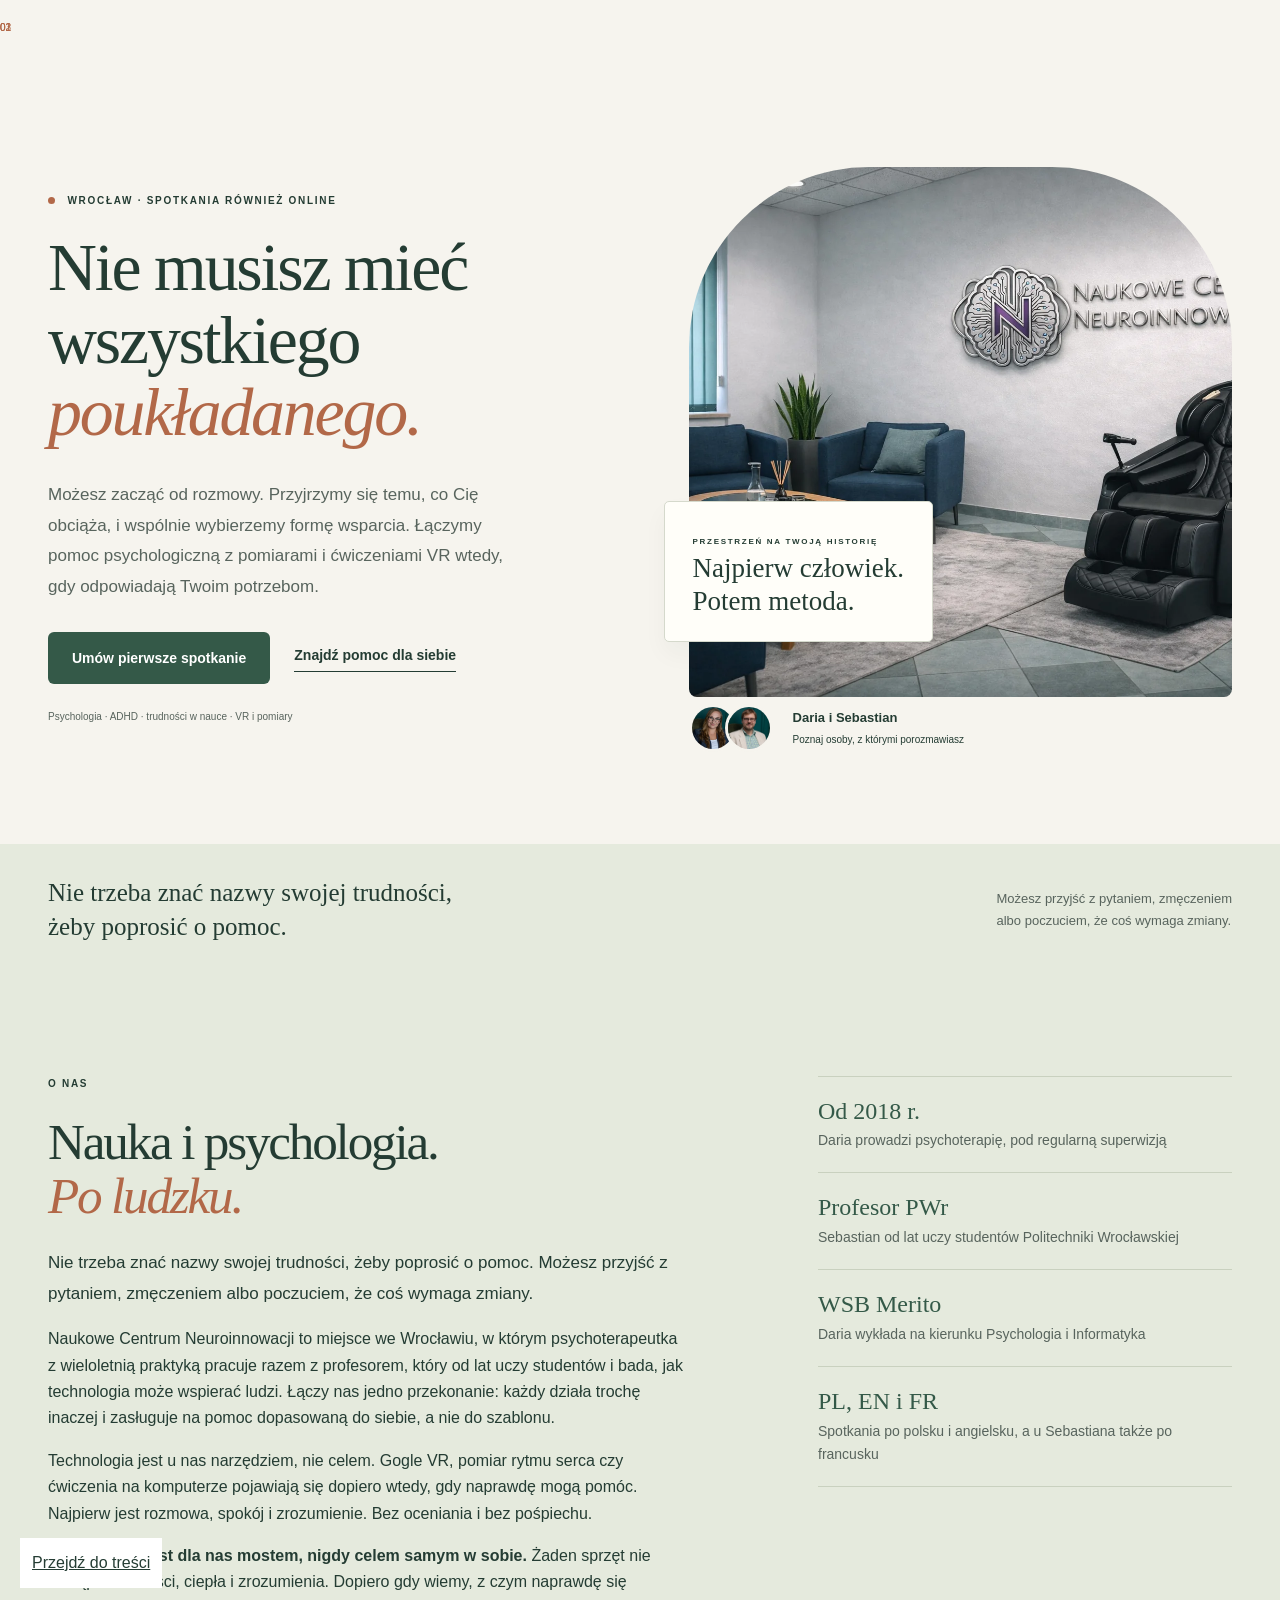
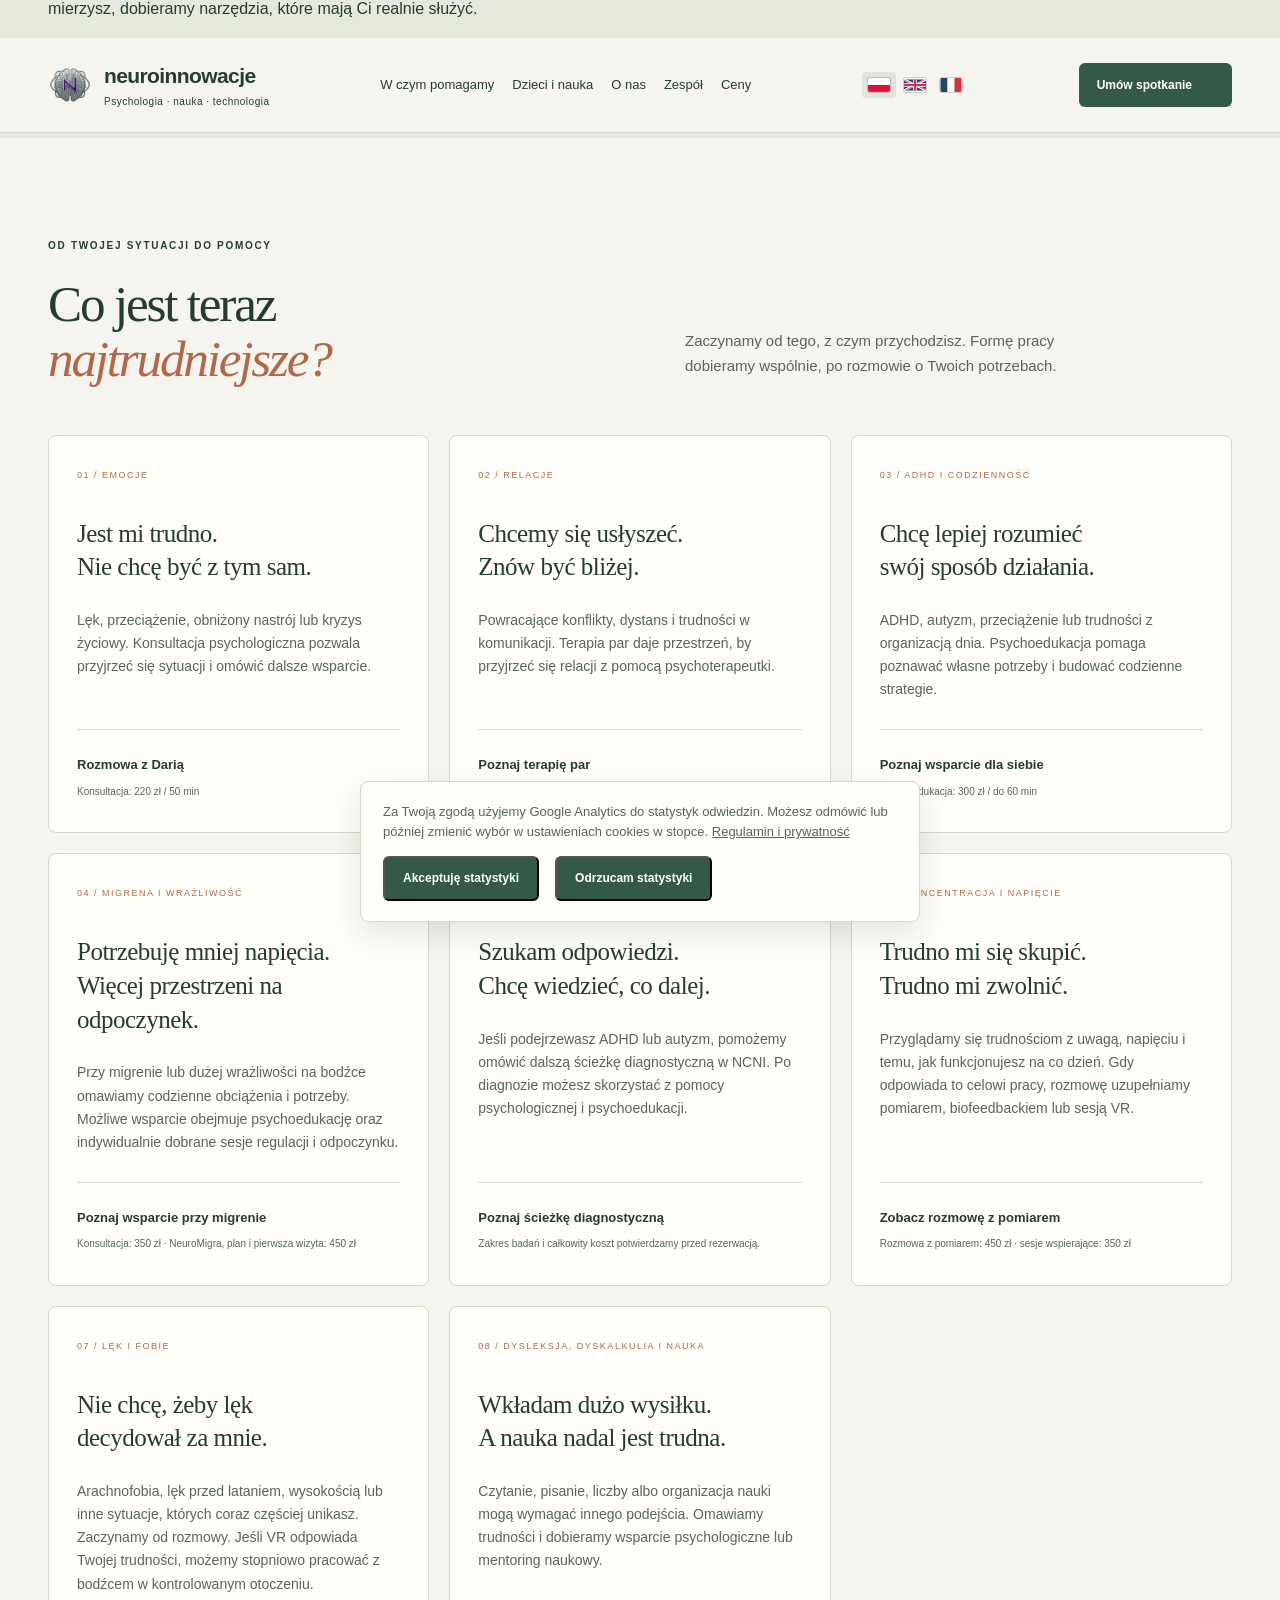
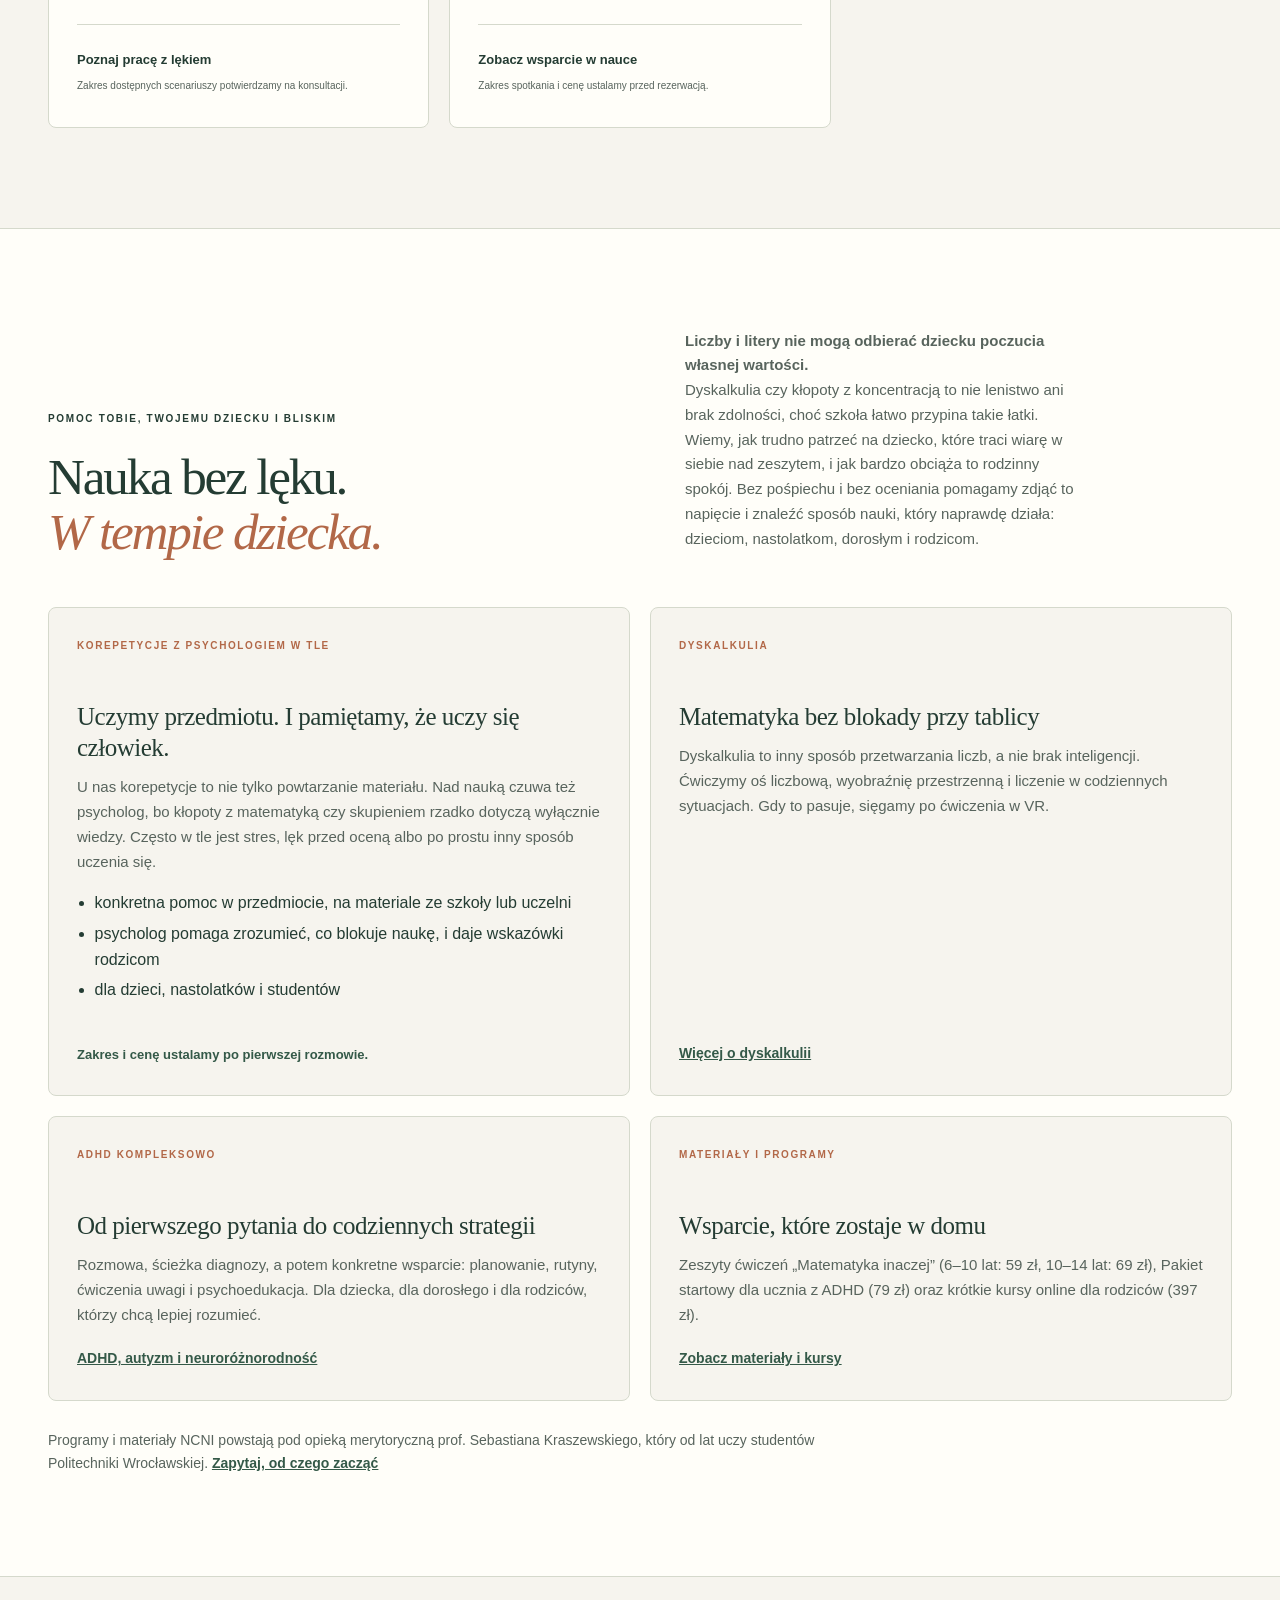
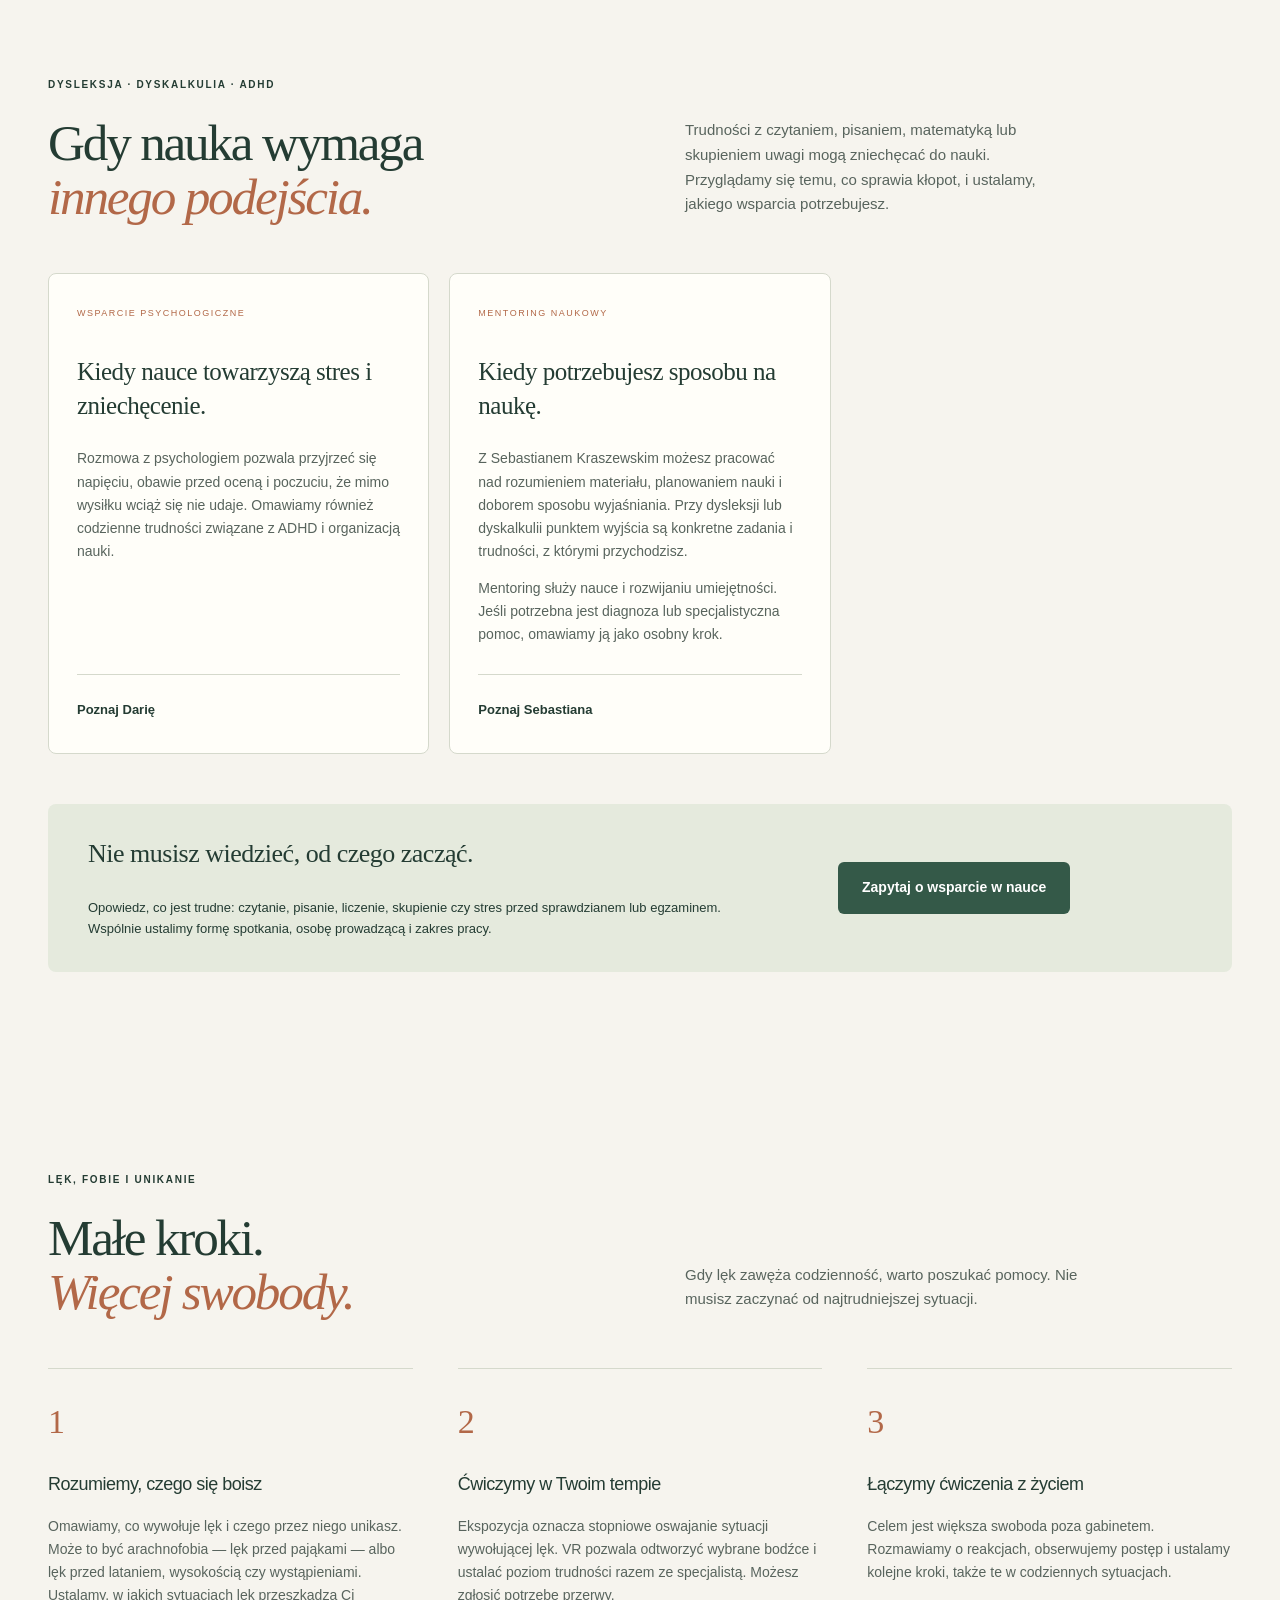
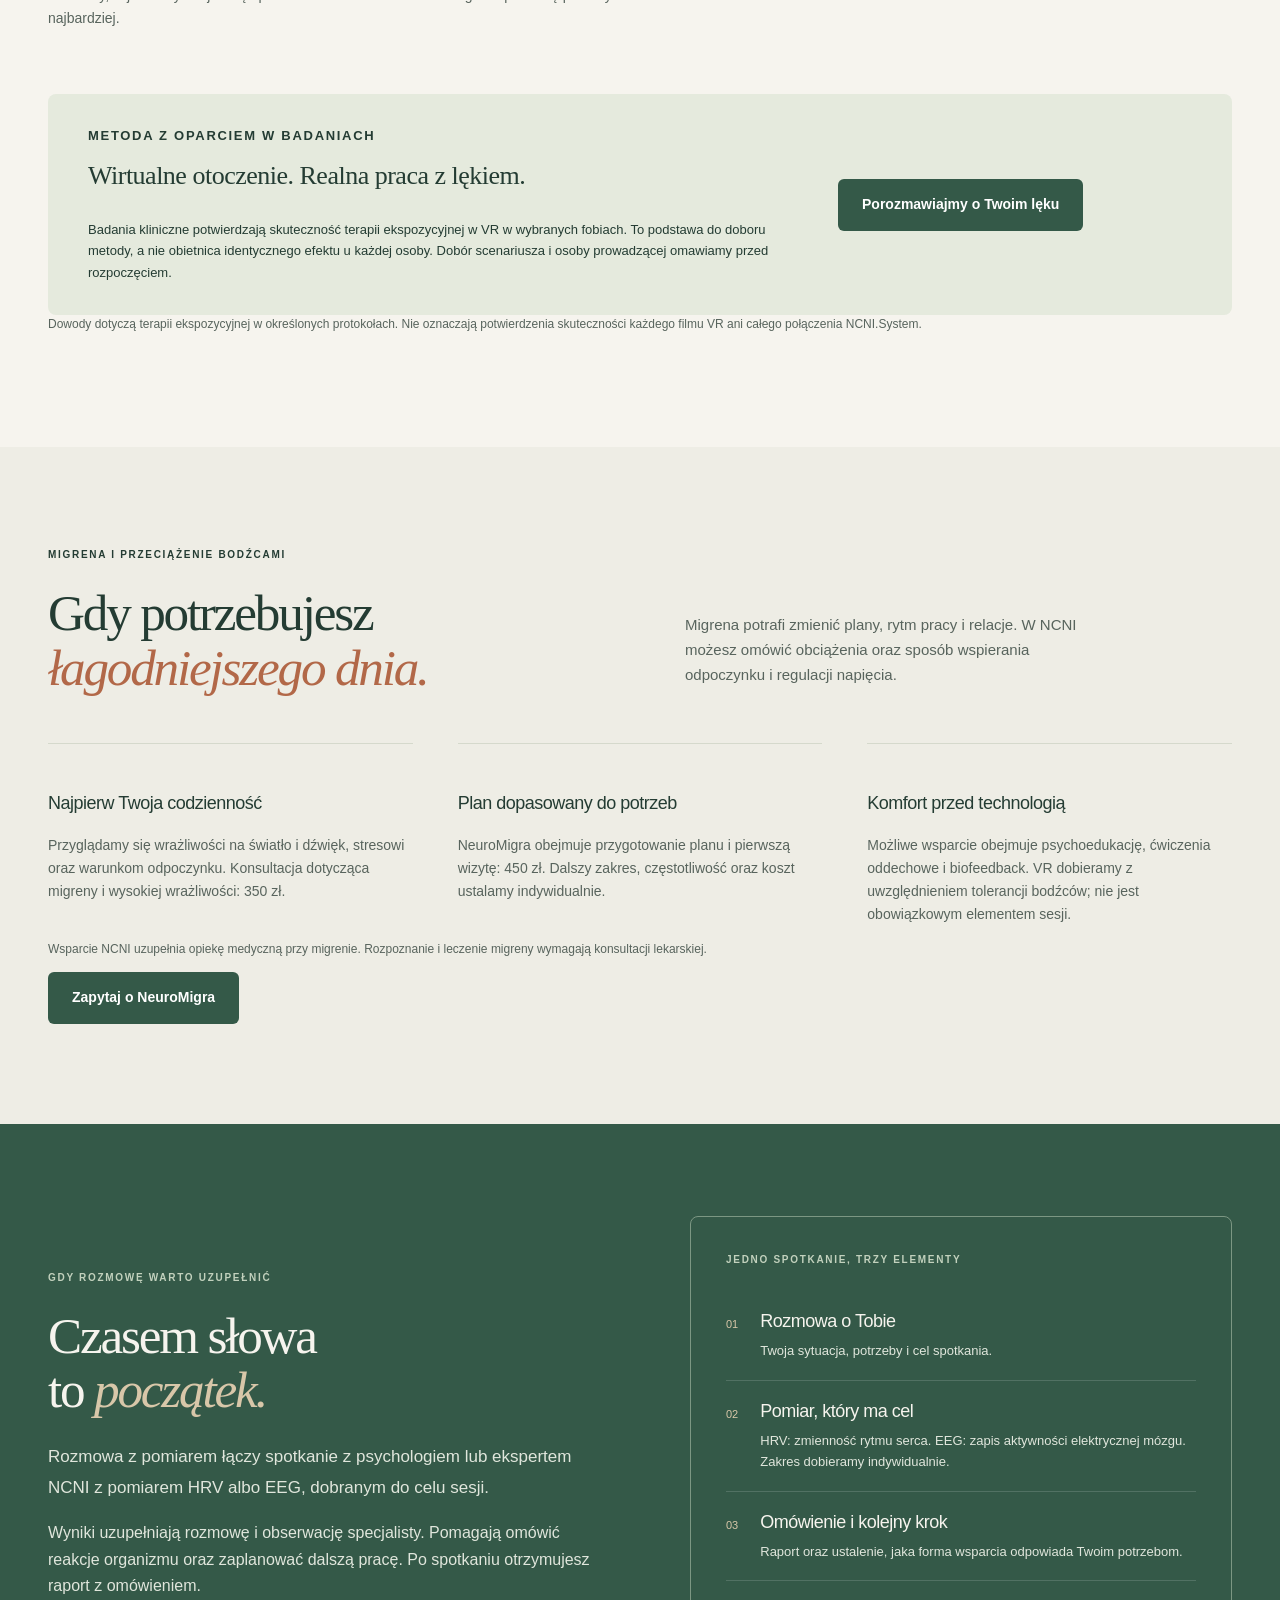
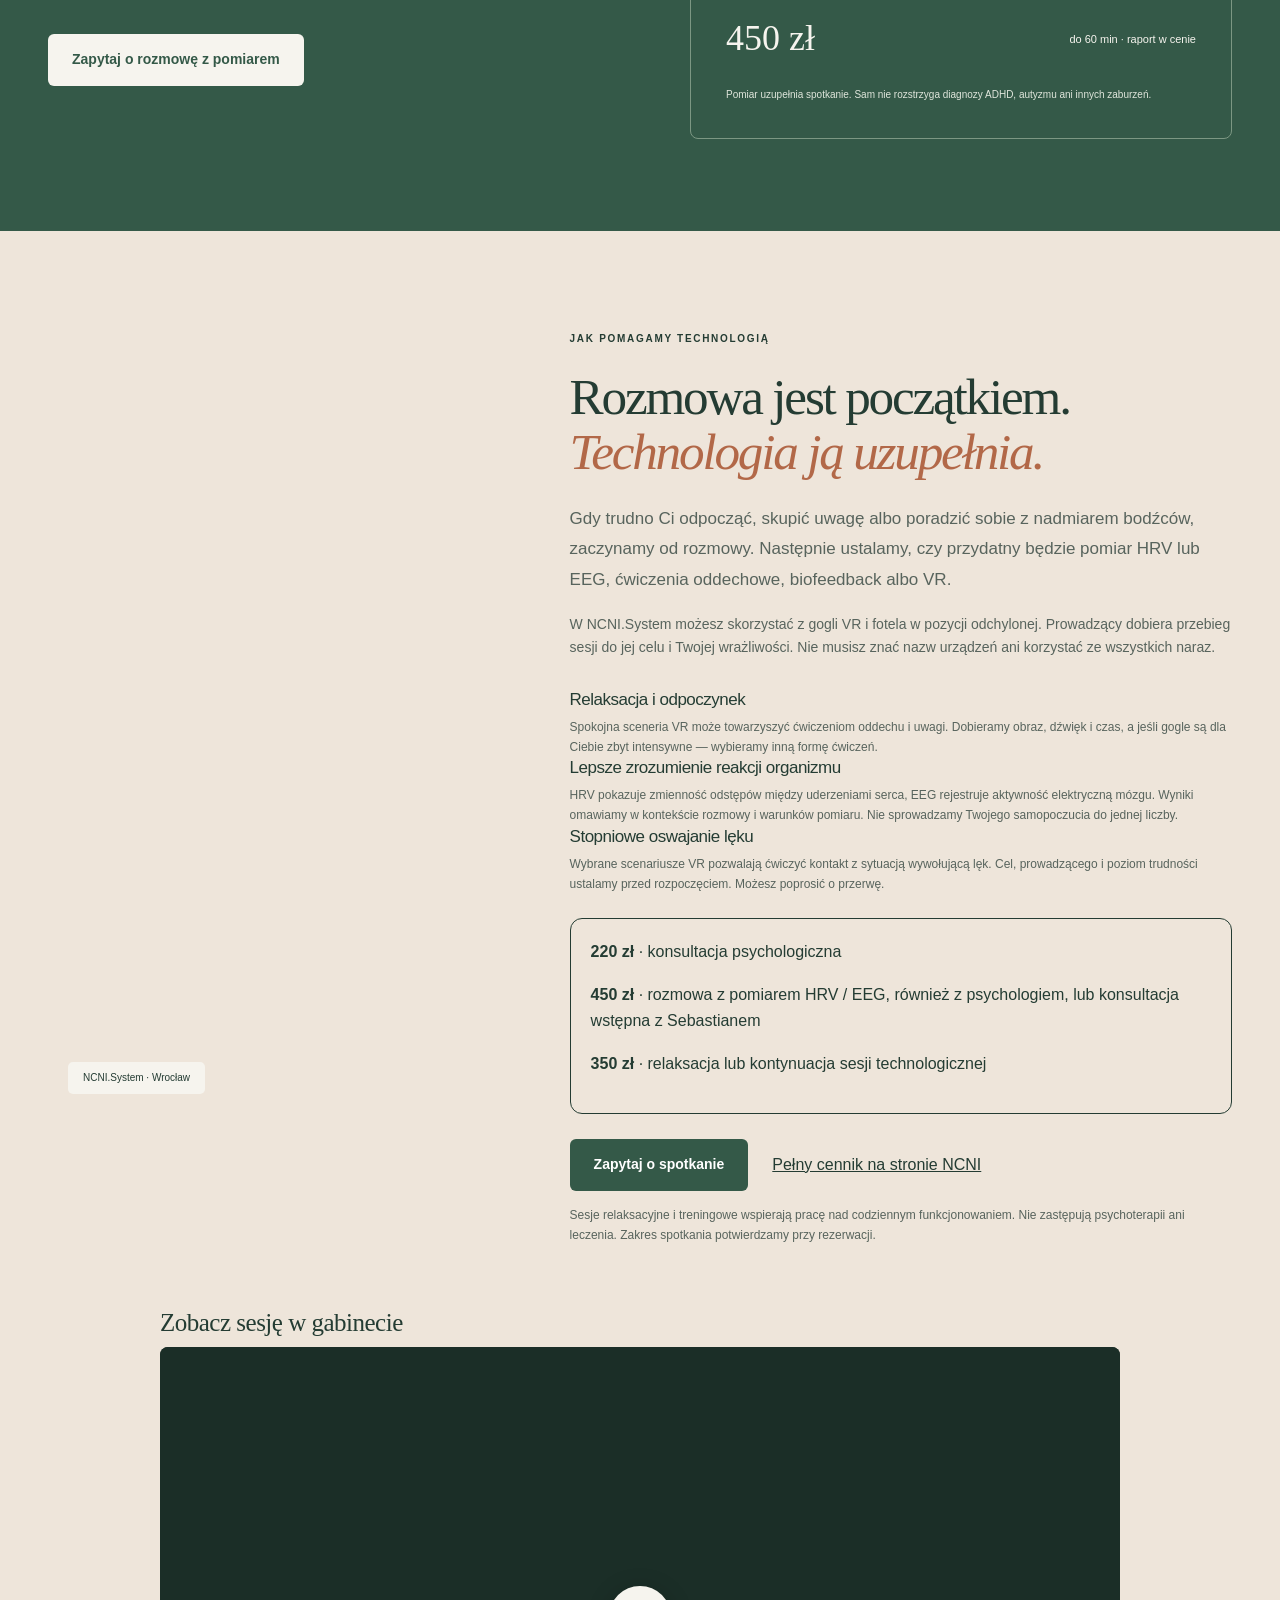
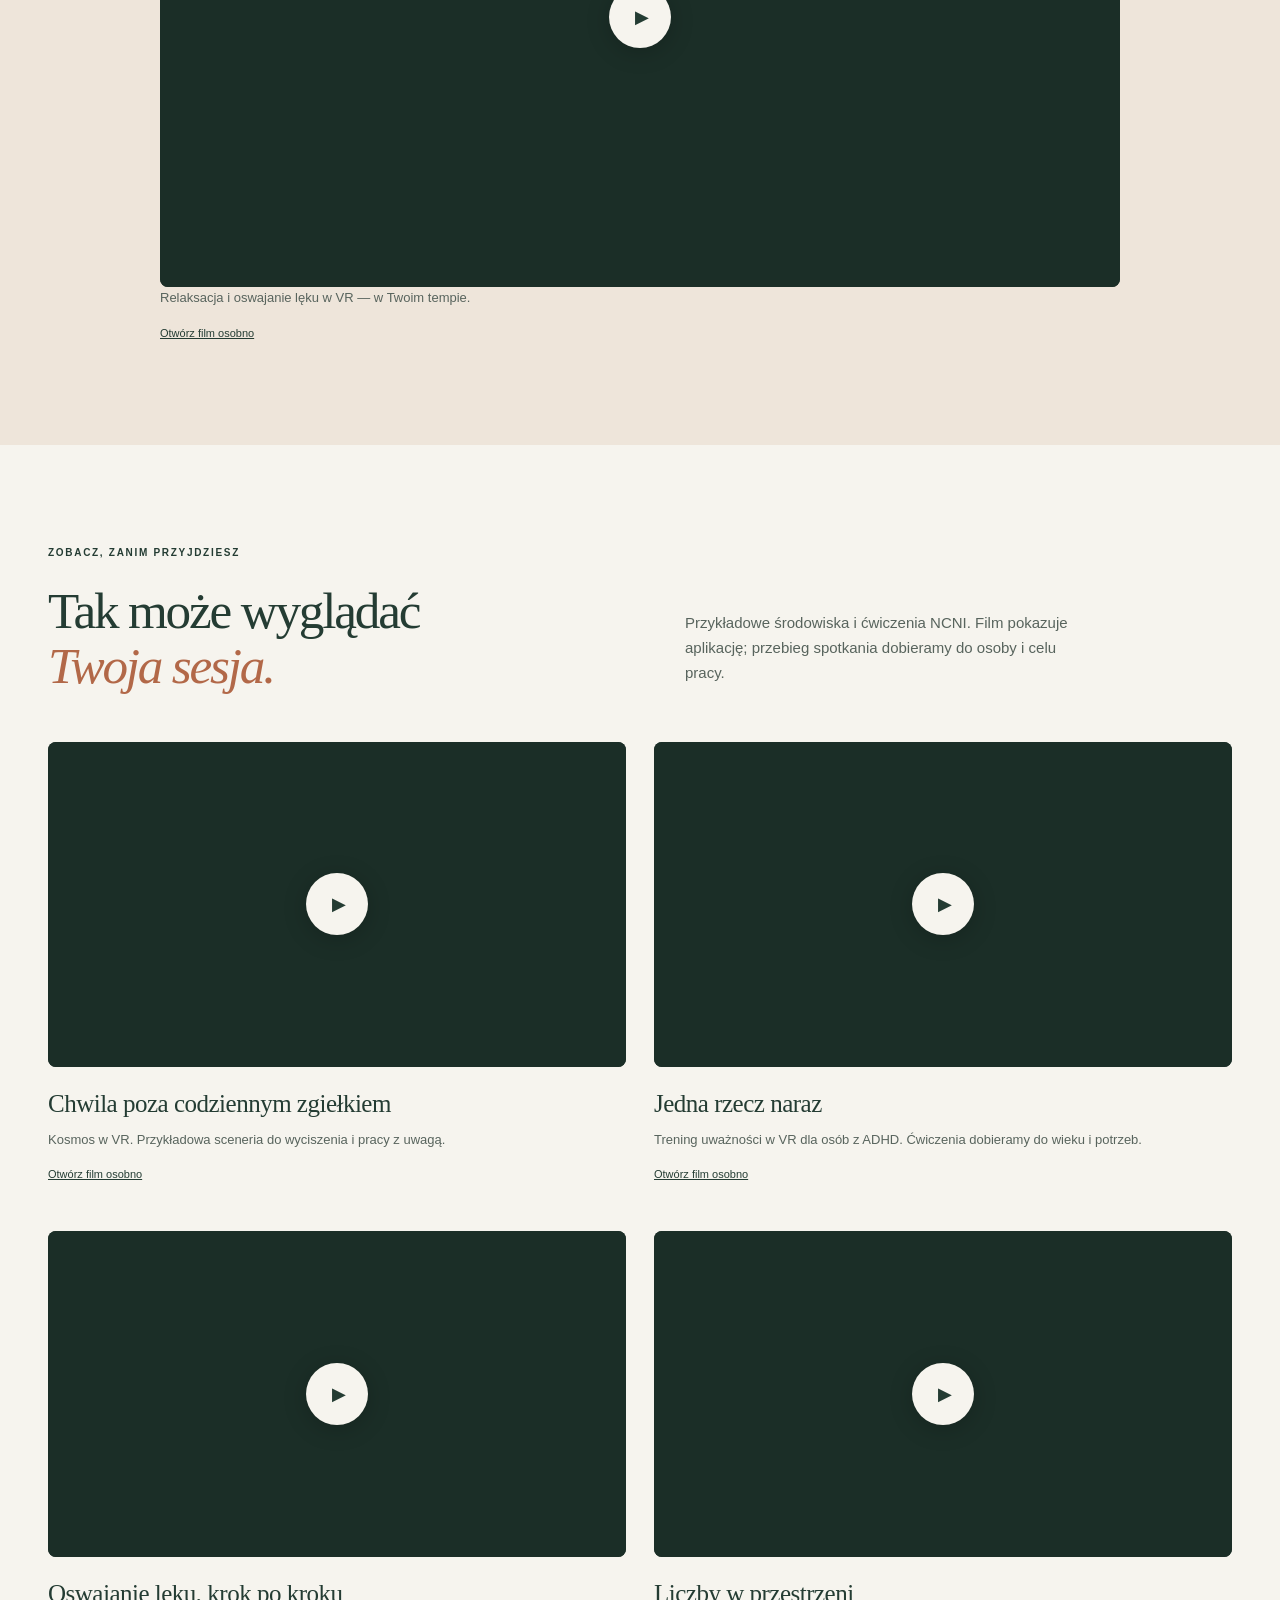
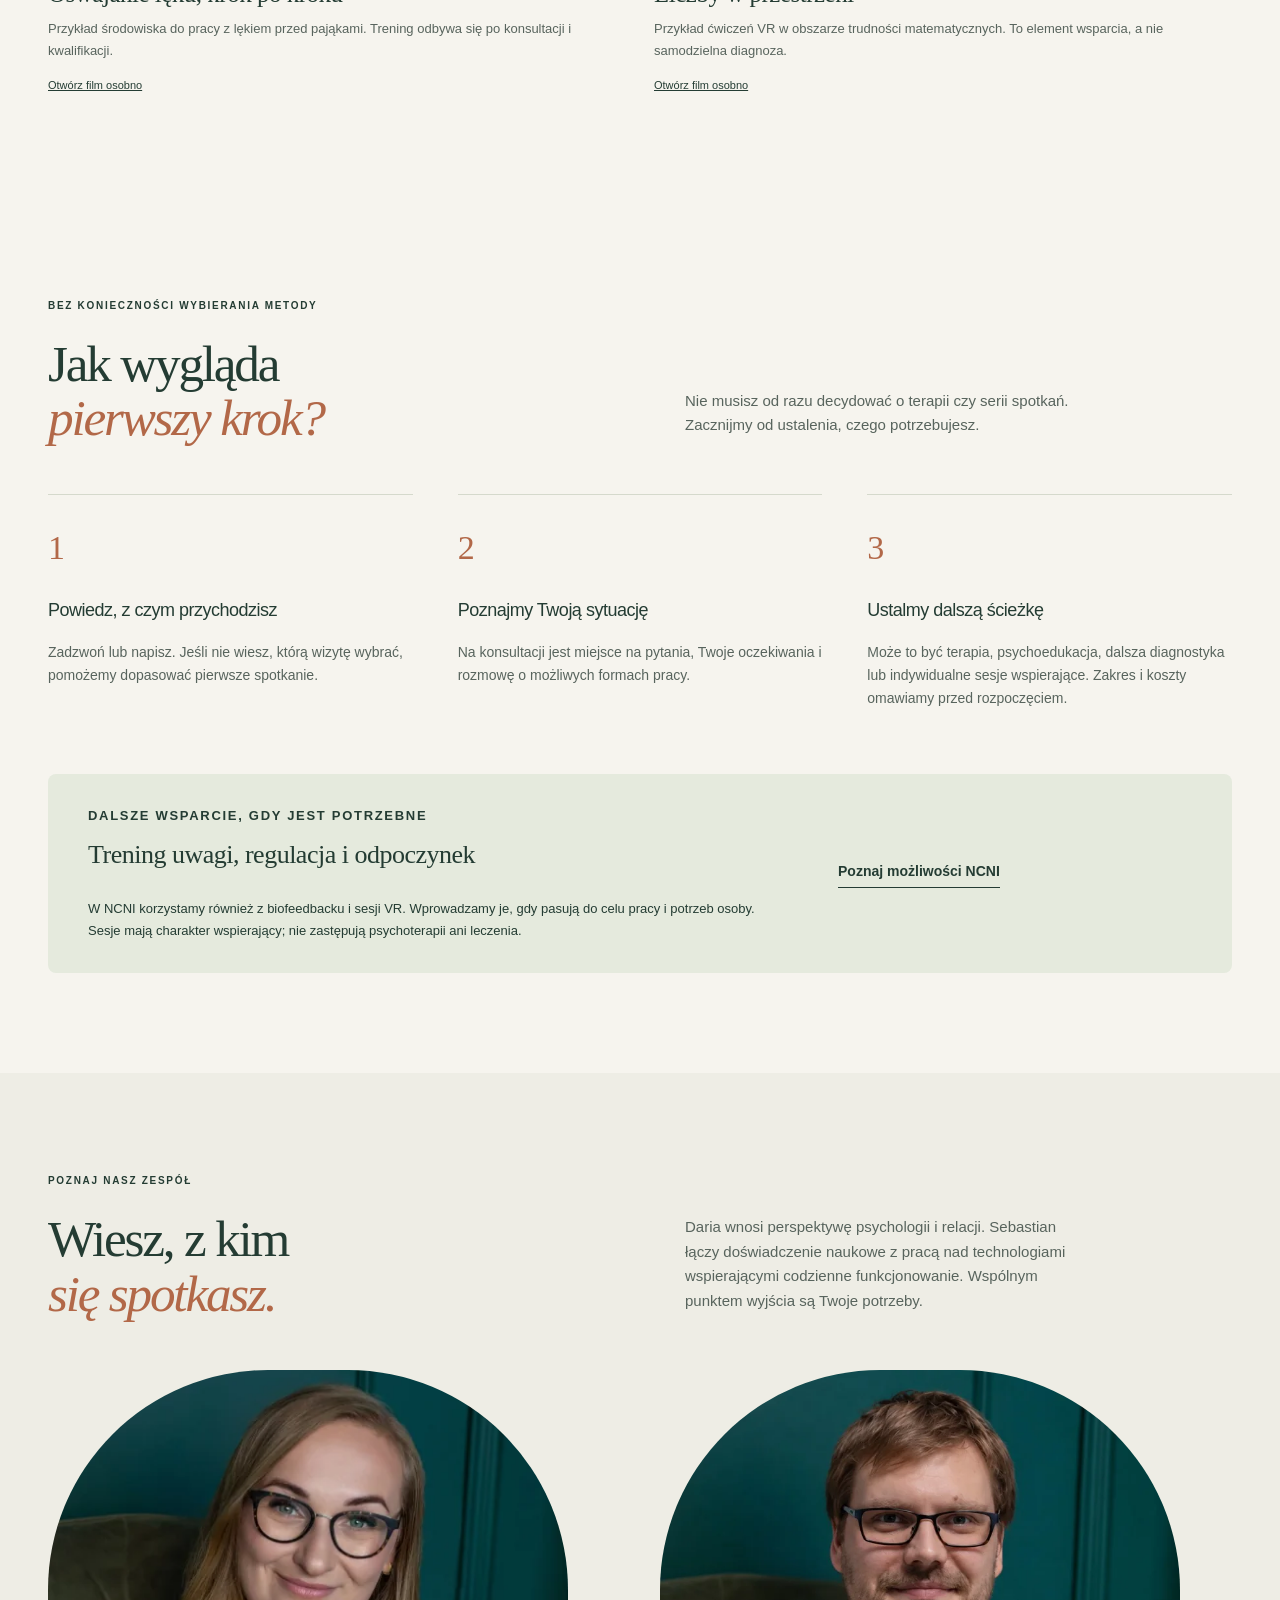
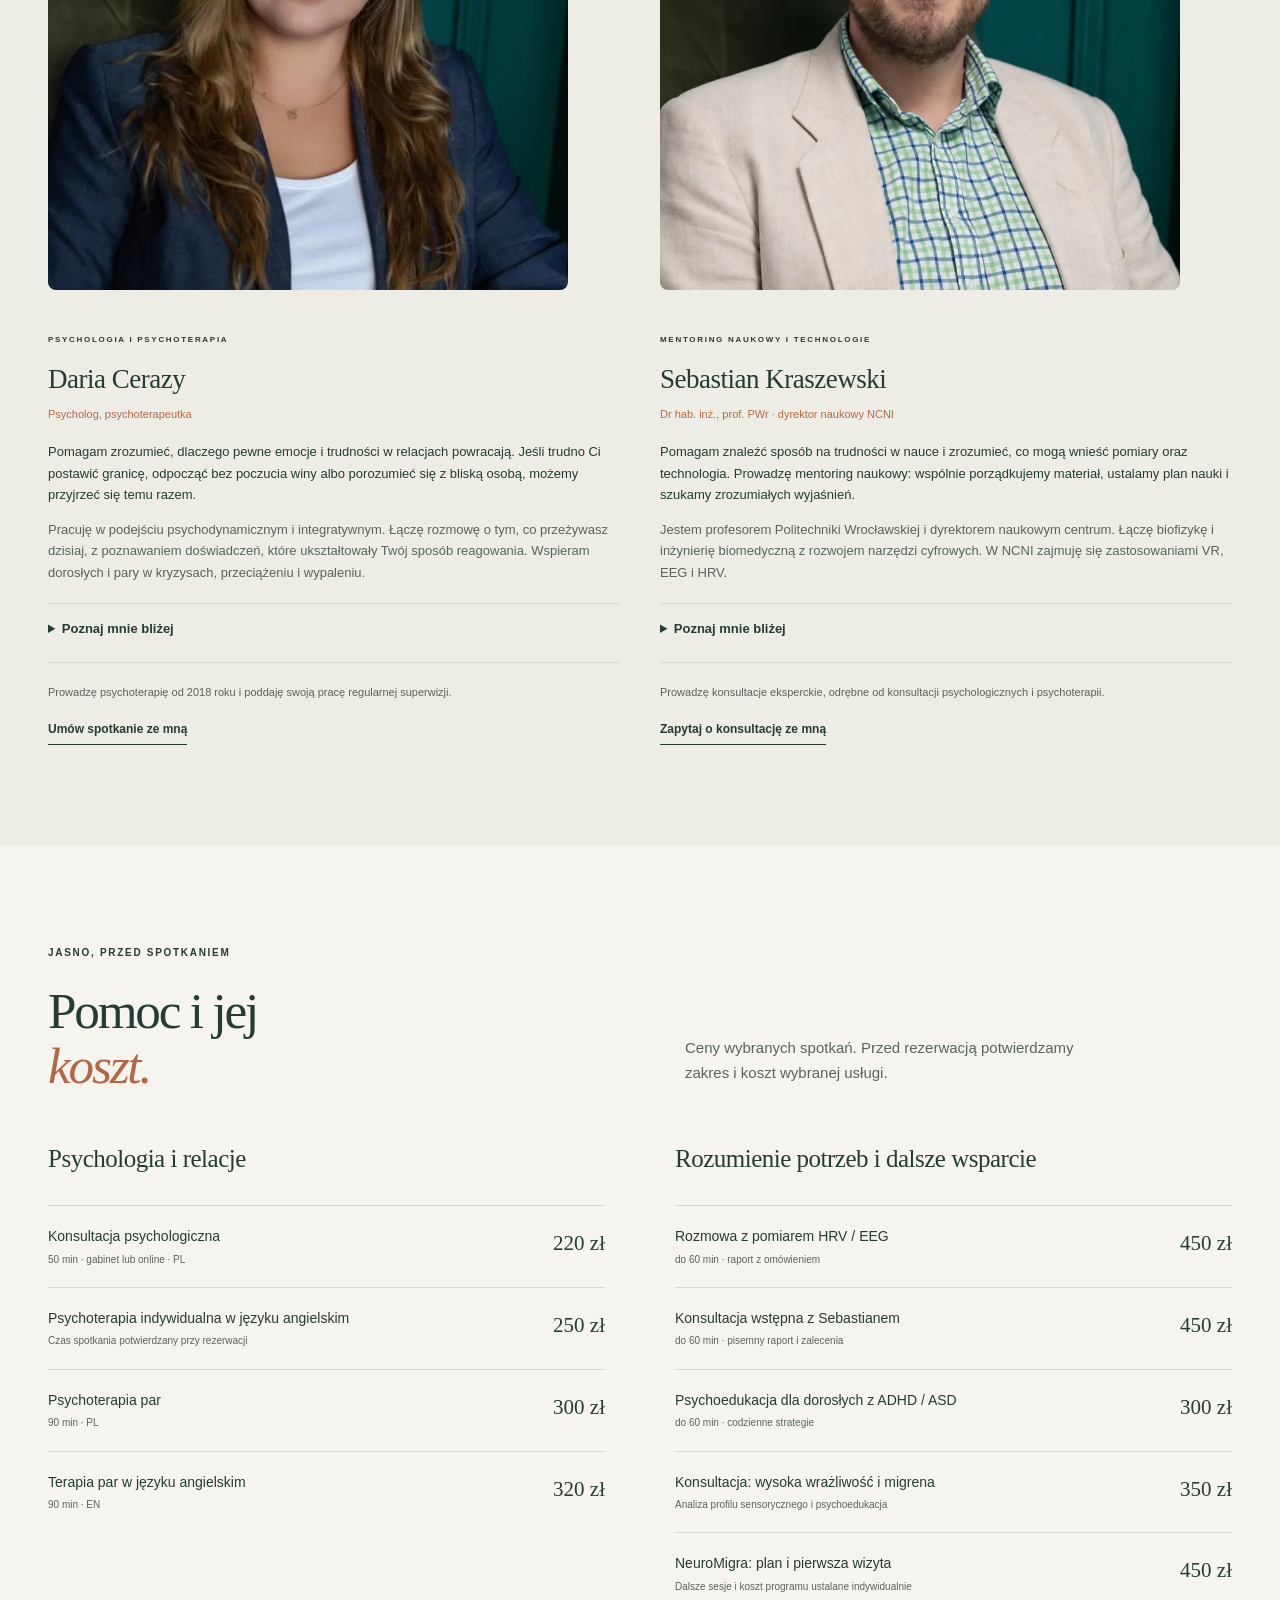
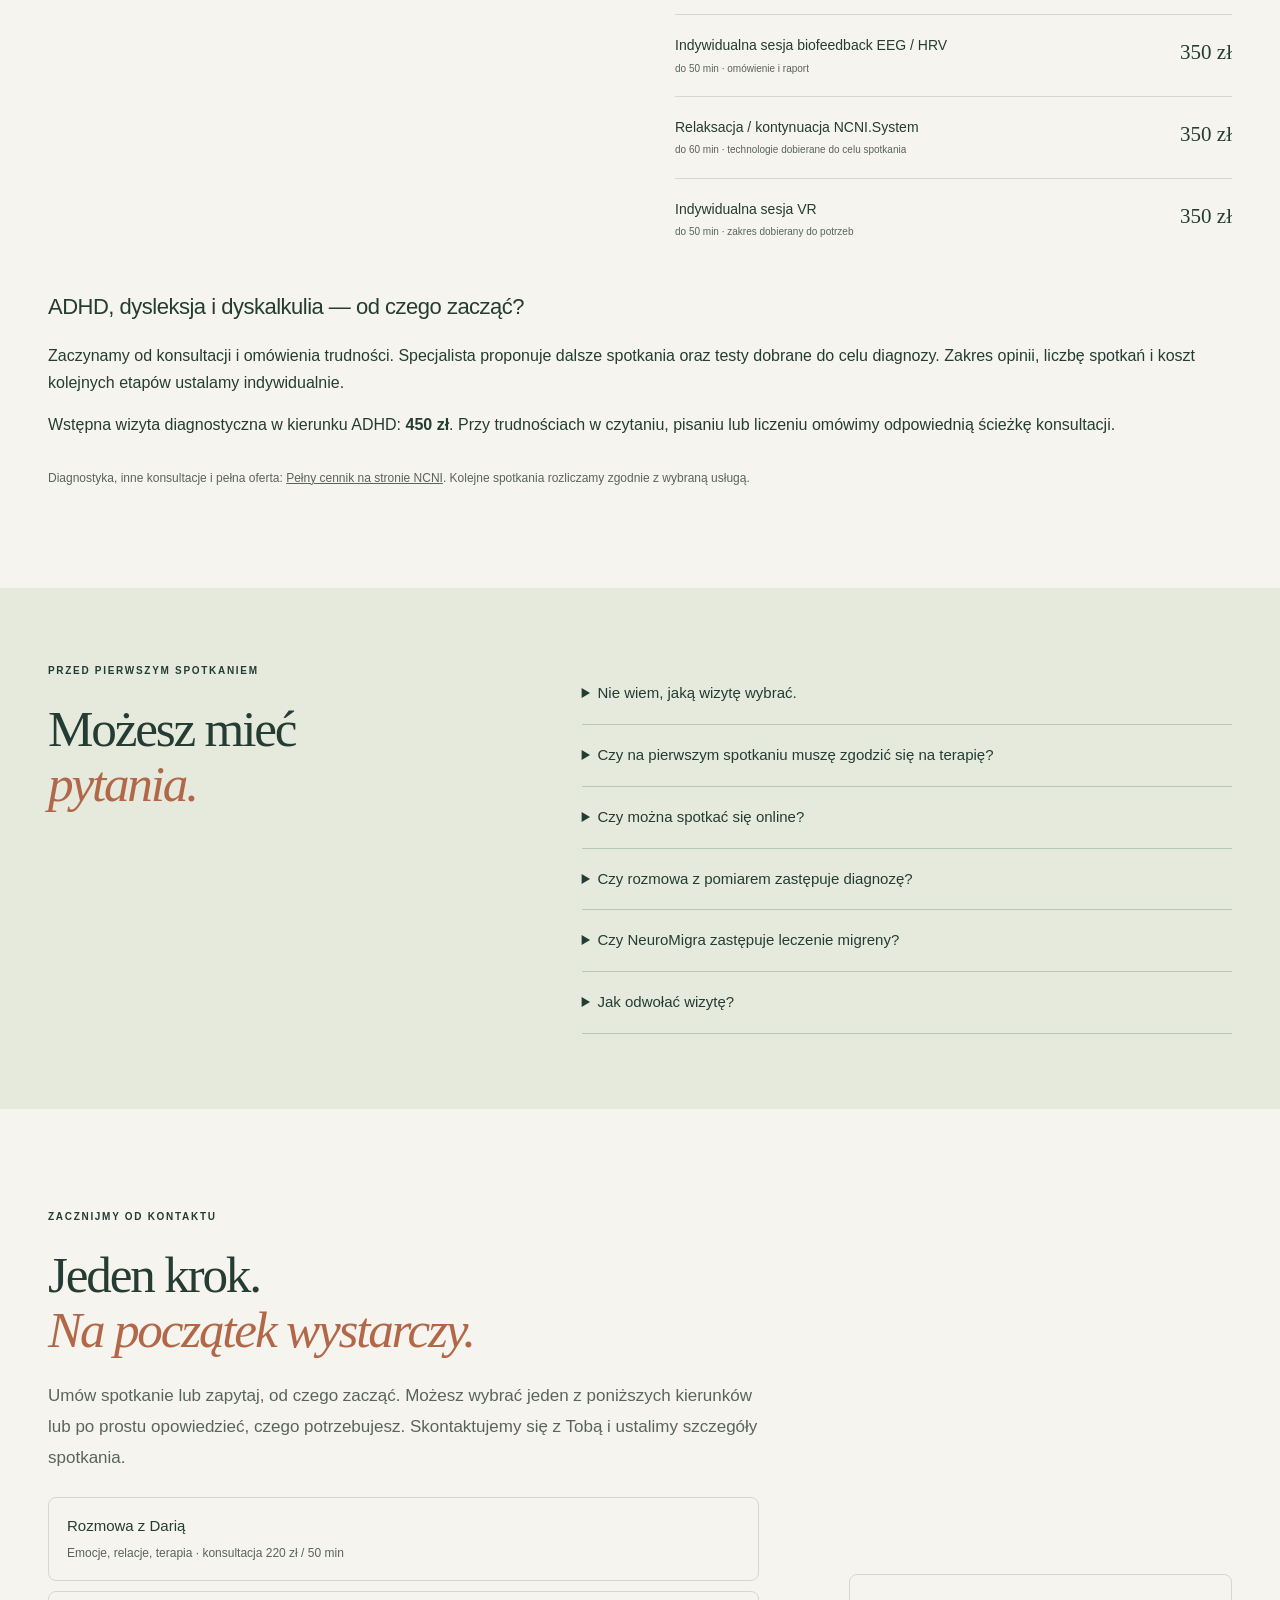
<file: psychologia.html>
<!doctype html><html lang="pl"><head><meta charset="utf-8"><meta name="viewport" content="width=device-width,initial-scale=1"><meta http-equiv="refresh" content="0;url=index.html#pomoc"><title>Neuroinnowacje</title><meta name="robots" content="noindex, follow"></head><body><a href="index.html#pomoc">Przejdź do nowej oferty Neuroinnowacji</a></body></html>
</file>
<file: assets/style.css>
:root{--paper:#f6f4ee;--ink:#243c33;--muted:#58645d;--green:#345948;--sage:#e5eadd;--line:#d5d9cc;--accent:#b26848;--white:#fffef9}*{box-sizing:border-box}html{scroll-behavior:smooth;scroll-padding-top:100px}body{margin:0;background:var(--paper);color:var(--ink);font-family:Arial,Helvetica,sans-serif;font-size:16px;line-height:1.65}a{color:inherit}img{max-width:100%;display:block}button,a,summary{-webkit-tap-highlight-color:transparent}a:focus-visible,summary:focus-visible{outline:3px solid var(--accent);outline-offset:5px}.wrap{width:min(1200px,calc(100% - 96px));margin-inline:auto}.header{position:sticky;top:0;z-index:50;background:var(--paper);border-bottom:1px solid var(--line)}.header-inner{display:flex;align-items:center;justify-content:space-between;gap:24px;min-height:94px}.brand{display:flex;align-items:center;gap:12px;text-decoration:none;font-size:21px;letter-spacing:-.6px;font-weight:700;line-height:1.3}.brand img{width:44px;height:44px;object-fit:contain;flex-shrink:0}.brand small{display:block;font-size:10px;letter-spacing:.5px;font-weight:400;margin-top:5px}.desktop-nav{display:flex;gap:28px;font-size:13px}.desktop-nav a{text-decoration:none}.desktop-nav a:hover,.text-link:hover{color:var(--accent)}.button{display:inline-flex;align-items:center;justify-content:center;gap:22px;min-height:52px;padding:14px 24px;border-radius:6px;background:var(--green);color:white;text-decoration:none;font-size:14px;font-weight:600;line-height:1.4;transition:background .2s}.button:hover{background:#244233}.button.small{min-height:44px;font-size:12px;padding:12px 18px}.button.light{background:var(--paper);color:var(--green)}.text-link{font-size:14px;font-weight:600;text-decoration:none;border-bottom:1px solid currentColor;padding-bottom:4px;display:inline-block}.hero{display:grid;grid-template-columns:1.05fr 1fr;gap:70px;padding-block:72px 92px;align-items:center}.eyebrow{font-size:10px;font-weight:700;letter-spacing:1.7px;line-height:1.5;text-transform:uppercase;margin:0 0 24px}.dot{display:inline-block;width:7px;height:7px;border-radius:50%;background:var(--accent);margin-right:8px}h1,h2,h3,p{margin-top:0}h1,h2{font-family:Georgia,'Times New Roman',serif;font-weight:400;letter-spacing:-2.2px;line-height:1.07}h1{font-size:clamp(48px,5.3vw,76px);margin-bottom:30px}h1 em,h2 em{font-weight:400;color:var(--accent)}h2{font-size:clamp(38px,4vw,56px);margin-bottom:24px}h3{font-size:22px;line-height:1.35;font-weight:500;letter-spacing:-.5px}.lead{font-size:17px;line-height:1.8;color:var(--muted)}.hero-copy .lead{max-width:460px}.actions{display:flex;align-items:center;gap:24px;flex-wrap:wrap;margin-top:30px}.hero-call{font-size:14px;color:var(--muted);margin:18px 0 0}.hero-call a{color:var(--green);font-weight:700}.hero-note{font-size:10px;color:var(--muted);margin:25px 0 0}.hero-visual{position:relative;padding-bottom:55px}.room{width:100%;height:530px;object-fit:cover;object-position:36% center;border-radius:180px 180px 8px 8px}.photo-label{position:absolute;bottom:110px;left:-25px;background:var(--white);padding:24px 28px;border:1px solid var(--line);border-radius:5px;box-shadow:0 12px 24px #243c330a}.photo-label .eyebrow{font-size:8px;margin-bottom:9px}.photo-label p{font-family:Georgia,serif;font-size:27px;line-height:1.2;margin:0}.people-note{position:absolute;bottom:0;left:0;display:flex;align-items:center;gap:16px;text-decoration:none;font-size:13px;font-weight:600}.people-note small{display:block;font-weight:400;font-size:10px;margin-top:4px}.mini-portraits{display:flex;padding-right:4px}.mini-portraits img{width:48px;height:48px;object-fit:cover;border-radius:50%;border:3px solid var(--paper)}.mini-portraits img+img{margin-left:-12px}.intro-strip{background:var(--sage);padding:32px 0}.intro-strip .wrap{display:flex;justify-content:space-between;gap:30px;align-items:center}.intro-strip p{font-family:Georgia,serif;font-size:25px;line-height:1.35;margin:0}.intro-strip span{font-size:13px;color:var(--muted)}.section{padding-block:100px}.section-heading{display:grid;grid-template-columns:1fr 1fr;gap:90px;align-items:end;margin-bottom:48px}.section-heading h2{margin-bottom:0}.section-heading>p{max-width:395px;font-size:15px;color:var(--muted);margin-bottom:8px}.needs-grid{display:grid;grid-template-columns:repeat(3,minmax(0,1fr));gap:20px}.need{border:1px solid var(--line);padding:32px 28px;border-radius:8px;display:flex;flex-direction:column;background:var(--white)}.number{font-size:9px;letter-spacing:1.5px;color:var(--accent);margin-bottom:34px}.need h3{font-family:Georgia,serif;font-size:25px}.need p{font-size:14px;color:var(--muted);flex:1}.need a{font-size:13px;text-decoration:none;border-top:1px solid var(--line);padding-top:24px;margin-top:14px;display:flex;justify-content:space-between;font-weight:600}.price-note{font-size:10px;color:var(--muted);margin-top:8px}.measurement{background:var(--green);color:var(--paper);padding-block:92px}.measurement-grid{display:grid;grid-template-columns:1fr 1fr;gap:100px;align-items:center}.measurement h2 em{color:#d8c7a9}.measurement .lead,.measurement p{color:#e0e6dc}.measurement .eyebrow{color:#c2d1bd}.measurement .button{margin-top:18px}.measurement-card{border:1px solid #7c9783;padding:35px;border-radius:8px}.measurement-card ol{padding:0;margin:0;list-style:none}.measurement-card li{display:flex;gap:22px;padding:18px 0;border-bottom:1px solid #ffffff25}.measurement-card li>span{font-size:11px;color:#d8c7a9;padding-top:6px}.measurement-card h3{font-size:18px;margin-bottom:7px}.measurement-card li p{font-size:13px;margin-bottom:0}.measurement-price{display:flex;align-items:center;justify-content:space-between;gap:15px;margin:28px 0 18px}.measurement-price strong{font-family:Georgia,serif;font-weight:400;font-size:36px}.measurement-price span{font-size:11px}.fine{font-size:12px;line-height:1.65;color:var(--muted)}.measurement-card .fine{margin:0;font-size:10px}.steps{display:grid;grid-template-columns:repeat(3,minmax(0,1fr));gap:45px}.steps article{border-top:1px solid var(--line);padding-top:25px}.steps span{font-family:Georgia,serif;font-size:34px;color:var(--accent)}.steps h3{font-size:18px;margin-top:22px}.steps p{font-size:14px;color:var(--muted)}.support-note{display:flex;align-items:center;gap:60px;background:var(--sage);padding:32px 40px;border-radius:8px;margin-top:50px}.support-note .eyebrow{margin-bottom:12px}.support-note h3{font-family:Georgia,serif;font-size:26px}.support-note p{font-size:13px;max-width:690px;margin-bottom:0}.support-note .text-link{flex-shrink:0}.team-section{background:#eeede5}.team-grid{display:grid;grid-template-columns:1fr 1fr;gap:32px}.person{display:grid;grid-template-columns:180px 1fr;gap:28px;align-items:start}.portrait{overflow:hidden;border-radius:90px 90px 6px 6px;background:var(--sage)}.portrait img{width:100%;height:250px;object-fit:cover}.person-copy{padding-top:16px}.person-copy .eyebrow{font-size:8px;margin-bottom:15px}.person-copy h3{font-family:Georgia,serif;font-size:27px;margin-bottom:8px}.role{font-size:11px;color:var(--accent);margin-bottom:18px}.person-copy p:not(.eyebrow):not(.role):not(.fine){font-size:13px;color:var(--muted)}.person-copy .fine{font-size:11px}.person-copy .text-link{font-size:12px;margin-top:8px}.pricing{display:grid;grid-template-columns:1fr 1fr;gap:70px}.pricing h3{font-family:Georgia,serif;font-size:25px;margin-bottom:30px}.pricing dl{margin:0}.pricing dl>div{display:flex;justify-content:space-between;gap:20px;padding:20px 0;border-top:1px solid var(--line)}.pricing dt{font-size:14px;line-height:1.45}.pricing dt small{display:block;font-size:10px;color:var(--muted);margin-top:6px}.pricing dd{margin:0;white-space:nowrap;font-family:Georgia,serif;font-size:21px}.pricing-footer{margin:30px 0 0;font-size:12px;color:var(--muted)}.faq-section{background:var(--sage);padding:75px 0}.faq-grid{display:grid;grid-template-columns:.8fr 1.2fr;gap:100px}.faq-grid details{border-bottom:1px solid #bbc7b5;padding:18px 0}.faq-grid summary{cursor:pointer;font-size:15px;padding-right:15px}.faq-grid details p{font-size:13px;color:var(--muted);margin:18px 0 4px}.contact{display:grid;grid-template-columns:1.3fr .7fr;gap:90px;align-items:center}.contact .fine{margin-top:20px}.address{border:1px solid var(--line);padding:35px;border-radius:8px}.address h3{font-family:Georgia,serif;font-size:26px}.address p{font-size:14px}.address hr{border:0;border-top:1px solid var(--line);margin:25px 0}.address p:last-child{margin-bottom:0}footer{border-top:1px solid var(--line);padding-block:35px}.footer-inner{display:flex;justify-content:space-between;align-items:center;gap:30px}.footer-inner .brand{display:block;font-size:18px}.footer-inner p{font-size:10px;color:var(--muted);margin:0}.footer-inner>div{display:flex;flex-direction:column;gap:5px;font-size:10px}.mobile-nav{display:none}.skip{position:fixed;top:-100px;left:20px;z-index:100;background:white;padding:12px}.skip:focus{top:10px}
@media(max-width:1100px){.wrap{width:calc(100% - 64px)}.hero{gap:40px}.room{height:480px}.desktop-nav{gap:15px;font-size:12px}.measurement-grid{gap:50px}.person{grid-template-columns:140px 1fr;gap:20px}.portrait img{height:220px}.support-note{gap:30px}.contact{gap:50px}}
@media(max-width:800px){html{scroll-padding-top:90px}.wrap{width:calc(100% - 40px)}body{padding-bottom:calc(68px + env(safe-area-inset-bottom,0px))}.header-inner{min-height:76px;gap:12px}.brand{font-size:17px;gap:8px}.brand img{width:34px;height:34px}.brand small{font-size:8px;letter-spacing:0}.desktop-nav{display:none}.button.small{font-size:11px;padding:10px 12px;gap:8px}.hero{grid-template-columns:1fr;padding-block:42px 55px;gap:40px}h1{font-size:clamp(45px,9vw,68px);letter-spacing:-1.8px}.hero-copy .lead{max-width:550px}.hero-visual{max-width:560px;width:100%;margin:auto}.room{height:390px;border-radius:130px 130px 6px 6px}.photo-label{left:15px;bottom:105px;padding:20px}.photo-label p{font-size:24px}.hero-note{font-size:10px}.hero .actions{gap:20px}.intro-strip .wrap{align-items:start;flex-direction:column;gap:20px}.intro-strip p{font-size:24px}.intro-strip span br{display:none}.section{padding-block:65px}.section-heading{grid-template-columns:1fr;gap:24px;margin-bottom:32px}h2{font-size:43px;letter-spacing:-1.5px}.section-heading>p{max-width:550px}.needs-grid{grid-template-columns:1fr}.need{padding:28px}.number{margin-bottom:20px}.need p{max-width:550px}.measurement{padding-block:65px}.measurement-grid{grid-template-columns:1fr;gap:35px}.measurement-card{padding:25px}.steps{grid-template-columns:1fr;gap:20px}.steps h3{margin-top:10px}.steps article{position:relative;padding-left:50px}.steps span{position:absolute;left:0;top:20px}.support-note{flex-direction:column;align-items:start;padding:28px;gap:24px}.team-grid{grid-template-columns:1fr;gap:45px}.person{grid-template-columns:160px 1fr;gap:24px}.portrait img{height:230px}.pricing{grid-template-columns:1fr;gap:42px}.pricing h3{margin-bottom:18px}.faq-section{padding:60px 0}.faq-grid{grid-template-columns:1fr;gap:10px}.contact{grid-template-columns:1fr;gap:35px}.footer-inner{flex-direction:column;align-items:start;gap:20px}.mobile-nav{display:grid;grid-template-columns:repeat(5,minmax(0,1fr));position:fixed;bottom:0;left:0;right:0;z-index:60;min-height:calc(60px + env(safe-area-inset-bottom,0px));padding-bottom:env(safe-area-inset-bottom,0px);background:var(--paper);border-top:1px solid var(--line)}.mobile-nav a{display:flex;align-items:center;justify-content:center;min-height:60px;text-decoration:none;font-size:12px}.mobile-nav a:last-child{background:var(--green);color:white}.mobile-nav a[aria-current]{color:var(--accent);font-weight:700}.mobile-nav a:last-child[aria-current]{color:white}}
@media(max-width:400px){.wrap{width:calc(100% - 32px)}.header .brand small{max-width:130px}.header .brand{font-size:15px}.header .brand img{width:28px;height:28px}.header .button.small{font-size:10px;padding:10px}.header .button.small span{display:none}.person{grid-template-columns:1fr}.portrait{width:160px}.person-copy{padding-top:0}.measurement-price{align-items:start;flex-direction:column;gap:0}.pricing dd{font-size:19px}.actions .button{width:100%}.lead{font-size:16px}}
@media(prefers-reduced-motion:reduce){html{scroll-behavior:auto}*{transition:none!important}}

.other-help{font-size:13px;color:var(--muted);margin:28px 0 0;max-width:900px}

.system-section{background:#eee5da}.system-grid{display:grid;grid-template-columns:.8fr 1.2fr;gap:80px;align-items:center}.system-photo{position:relative}.system-photo img{width:100%;max-height:640px;object-fit:cover;border-radius:160px 160px 8px 8px}.system-photo>span{position:absolute;bottom:20px;left:20px;background:var(--paper);padding:8px 15px;border-radius:5px;font-size:10px}.system-copy>p:not(.eyebrow):not(.lead):not(.fine){font-size:14px;color:var(--muted)}.system-elements{margin-top:30px}.system-elements>div{position:relative;padding:17px 0 17px 42px;border-top:1px solid #c9c8bb}.system-elements span{position:absolute;top:20px;left:0;color:var(--accent);font-size:10px}.system-elements h3{font-size:17px;margin-bottom:6px}.system-elements p{font-size:12px;color:var(--muted);margin-bottom:0}.system-book{display:flex;align-items:center;gap:24px;flex-wrap:wrap;margin-block:25px 15px}.system-book>span{font-size:12px}.system-book strong{font-family:Georgia,serif;font-size:24px;font-weight:400}.video-grid{display:grid;grid-template-columns:repeat(2,minmax(0,1fr));gap:45px 28px}.video-stage{aspect-ratio:16/9;background:#1b2e27;border-radius:8px;overflow:hidden}.video-play{display:block;width:100%;height:100%;padding:0;position:relative;border:0;cursor:pointer;background:#1b2e27}.video-play img{width:100%;height:100%;object-fit:cover;opacity:.85}.video-play>span{position:absolute;top:50%;left:50%;transform:translate(-50%,-50%);background:var(--paper);width:62px;height:62px;border-radius:50%;display:flex;align-items:center;justify-content:center;color:var(--ink);font-size:18px;padding-left:4px;box-shadow:0 4px 24px #0003}.video-play:focus-visible{outline:4px solid var(--accent);outline-offset:-4px}.video-stage video{display:block;width:100%;height:100%;object-fit:contain}.video-card h3{font-family:Georgia,serif;font-size:25px;margin:20px 0 8px}.video-card p{font-size:13px;color:var(--muted);margin-bottom:10px}.video-fallback{font-size:11px}.video-card .video-error{color:#8a382b}.video-error[hidden]{display:none}
@media(max-width:1000px){.system-grid{gap:40px;grid-template-columns:.8fr 1.2fr}}
@media(max-width:800px){.system-grid{grid-template-columns:1fr;gap:35px}.system-photo{max-width:460px;width:100%;margin:auto}.system-photo img{max-height:420px;object-position:center 65%;border-radius:100px 100px 8px 8px}.video-grid{grid-template-columns:1fr;gap:35px}.system-copy h2{font-size:40px}.system-book{gap:15px}.system-book .button{width:100%}}

.neuro-hero{padding-top:90px;padding-bottom:30px}.neuro-hero h1{font-size:clamp(36px,5.5vw,70px);max-width:1000px}.neuro-hero .lead{max-width:780px}.desktop-nav{gap:18px}@media(min-width:801px) and (max-width:1100px){.desktop-nav{gap:10px;font-size:11px}}

.design-credit{text-align:center;padding:24px 16px 12px;border-top:1px solid var(--line);font-size:11px;color:var(--muted);margin-top:24px}.design-credit a{text-decoration:none;color:var(--ink);font-weight:600}.need,.button,.video-play>span,.portrait img,.system-photo img{transition:transform .25s ease,box-shadow .25s ease,background-color .25s ease}.need{border-radius:8px}.button:active{transform:scale(.98)}.desktop-nav a{position:relative}.desktop-nav a:after{content:"";position:absolute;left:0;right:0;bottom:-5px;height:1px;background:currentColor;transform:scaleX(0);transform-origin:left;transition:transform .2s ease}.button:focus-visible,.need a:focus-visible,.design-credit a:focus-visible{outline:2px solid var(--accent);outline-offset:5px}
@media(hover:hover) and (pointer:fine){.need:hover{transform:translateY(-4px);box-shadow:0 14px 30px #243c330a}.button:hover{transform:translateY(-2px);box-shadow:0 6px 16px #243c3318}.video-play:hover>span{transform:translate(-50%,-50%) scale(1.09)}.portrait:hover img{transform:scale(1.025)}.portrait{overflow:hidden}.desktop-nav a:hover:after{transform:scaleX(1)}.design-credit a:hover{text-decoration:underline}}
@media(min-width:801px) and (max-width:1100px){.header-inner{flex-wrap:wrap;gap:12px;padding-block:16px}.desktop-nav{display:flex;order:3;width:100%;justify-content:center;gap:24px;padding-bottom:5px}html{scroll-padding-top:145px}}@media(max-width:800px){h1,h2,h3,p,a,dt{overflow-wrap:break-word}.need,.steps article,.system-copy,.measurement-card,.person-copy{min-width:0}.support-note{gap:24px;flex-wrap:wrap}.support-note .button{max-width:100%;white-space:normal}.neuro-hero{padding-top:45px}.neuro-hero h1{font-size:clamp(34px,8vw,48px)}.mobile-nav a{font-size:11px;min-width:0}.design-credit{padding-bottom:20px}}@media(prefers-reduced-motion:reduce){*,*::before,*::after{transition:none!important;animation:none!important}.need:hover,.button:hover,.button:active,.portrait:hover img{transform:none}}

.person-story-lead{color:var(--ink)!important}.person-story{margin:20px 0;border-top:1px solid var(--line);border-bottom:1px solid var(--line);padding:14px 0}.person-story summary{cursor:pointer;font-size:13px;font-weight:600;min-height:30px}.person-story p{margin:14px 0;font-size:13px}.person-story a{font-size:12px}.visit-options{display:grid;gap:10px;margin:24px 0}.visit-options a{border:1px solid var(--line);padding:16px 18px;border-radius:8px;text-decoration:none;font-size:15px;transition:background-color .2s}.visit-options span{display:block;font-size:12px;color:var(--muted);margin-top:5px}.visit-options a:hover,.visit-options a:focus-visible{background:var(--sage)}
.consent{position:fixed;left:16px;right:16px;bottom:16px;z-index:90;max-width:560px;margin-inline:auto;background:var(--white);border:1px solid var(--line);border-radius:8px;box-shadow:0 12px 30px #243c331f;padding:20px 22px;font-size:13px;line-height:1.55}.consent p{margin:0 0 14px;color:var(--muted)}.consent div{display:flex;gap:16px;align-items:center;flex-wrap:wrap}.consent-deny{background:none;border:0;padding:8px 4px;font:inherit;font-weight:600;color:var(--ink);text-decoration:underline;cursor:pointer}
@media(max-width:800px){.consent{bottom:calc(76px + env(safe-area-inset-bottom,0px))}}

/* v2: o nas, dzieci i nauka, większe portrety */
.about-section{background:var(--sage)}.about-grid{display:grid;grid-template-columns:1.25fr .75fr;gap:80px;align-items:start}.about-copy{min-width:0}.about-copy .lead{max-width:620px;color:var(--ink)}.about-copy p{max-width:640px}.about-facts{list-style:none;margin:0;padding:0;display:grid;gap:0;border-top:1px solid #c9d1bf}.about-facts li{display:grid;gap:4px;padding:20px 0;border-bottom:1px solid #c9d1bf}.about-facts strong{font-family:Georgia,serif;font-weight:400;font-size:24px;line-height:1.2;color:var(--green)}.about-facts span{font-size:14px;color:var(--muted)}
.kids-section{background:var(--white);border-block:1px solid var(--line)}.kids-grid{display:grid;grid-template-columns:repeat(2,minmax(0,1fr));gap:20px}.kid-card{border:1px solid var(--line);border-radius:8px;padding:30px 28px;display:flex;flex-direction:column;gap:12px;background:var(--paper);min-width:0}.kid-card h3{font-family:Georgia,serif;font-weight:400;font-size:25px;line-height:1.25;margin:0}.kid-card p{margin:0;color:var(--muted);font-size:15px}.kid-card a{margin-top:auto;padding-top:8px;font-size:14px;font-weight:600;color:var(--green)}.kid-card .number{font-size:10px;font-weight:700;letter-spacing:1.6px;color:var(--accent)}.kid-card .price-note{margin-top:auto;padding-top:8px;font-size:13px;color:var(--green);font-weight:600}.kids-note{margin:28px 0 0;font-size:14px;color:var(--muted);max-width:820px}.kids-note a{color:var(--green);font-weight:600;white-space:nowrap}
.team-grid{gap:40px}.person{grid-template-columns:1fr!important;gap:28px}.portrait{width:100%!important;max-width:520px;border-radius:220px 220px 8px 8px}.portrait img{height:auto!important;aspect-ratio:1/1;object-fit:cover;object-position:center 20%}.person-facts{list-style:none;padding:0;margin:18px 0;display:flex;flex-wrap:wrap;gap:8px}.person-facts li{font-size:12px;border:1px solid var(--line);background:var(--white);border-radius:99px;padding:5px 12px}.person-links{display:flex;flex-wrap:wrap;gap:14px 22px;align-items:center;margin-top:8px}
.hours{margin:0 0 16px;display:grid;gap:14px}.hours div{display:grid;grid-template-columns:80px 1fr;gap:12px}.hours dt{font-size:11px;font-weight:700;letter-spacing:1.4px;text-transform:uppercase;color:var(--muted);padding-top:3px}.hours dd{margin:0;font-size:14px;font-variant-numeric:tabular-nums}
@media(max-width:900px){.about-grid{grid-template-columns:1fr;gap:36px}.kids-grid{grid-template-columns:1fr}}
@media(max-width:800px){.portrait{border-radius:160px 160px 8px 8px;max-width:420px}.kid-card{padding:24px 22px}.kid-card h3{font-size:22px}.about-facts strong{font-size:21px}}

.kid-list{margin:0 0 16px;padding-left:1.1em}.kid-list li{margin:4px 0}
.footer-social{display:flex;flex-wrap:wrap;gap:8px 18px;align-items:center;padding-top:16px;padding-bottom:16px;font-size:12px}.footer-social span{opacity:.75}
.lang-switch{display:flex;gap:2px;font-size:12px;font-weight:700;letter-spacing:.06em}.lang-switch a{padding:6px 7px;border-radius:4px;text-decoration:none;color:inherit;opacity:.65}.lang-switch a[aria-current],.lang-switch a:hover{opacity:1;background:rgba(52,89,72,.1)}
.lang-switch a{display:inline-flex;align-items:center;padding:6px;opacity:.85}.lang-switch svg{display:block;border-radius:2px;box-shadow:0 0 0 1px rgba(0,0,0,.18)}
</file>
<file: assets/contact.css>
.social-links{display:flex;flex-wrap:wrap;gap:12px;margin:24px 0}.social-links a{display:inline-flex;align-items:center;gap:9px;padding:10px 14px;border:1px solid currentColor;border-radius:999px;text-decoration:none;font-size:14px}.social-links svg{width:22px;height:22px;flex:none}.social-links a:hover{background:#ffffff80}.contact-hours{margin:24px 0}.contact-hours h4{margin:0 0 12px}.contact-hours dl{margin:0}.contact-hours dl div{display:flex;justify-content:space-between;gap:16px;margin:8px 0}.contact-hours dd{white-space:nowrap;margin:0;font-variant-numeric:tabular-nums}.design-credit a{display:inline-flex;align-items:center;gap:10px;vertical-align:middle}.design-credit img{width:54px;height:54px;object-fit:contain;border-radius:9px}.contact-form{margin-top:32px;padding:26px;border:1px solid currentColor;border-radius:14px}.contact-form h3{margin-top:0}.contact-fields{display:grid;grid-template-columns:1fr 1fr;gap:16px}.contact-form label{display:block;font-size:14px;font-weight:600}.contact-form input,.contact-form textarea{display:block;width:100%;box-sizing:border-box;margin:7px 0 16px;padding:12px;border:1px solid #89998d;border-radius:6px;background:#fff;color:#233a2d;font:inherit}.contact-form textarea{resize:vertical;min-height:120px}.contact-form .fine{font-weight:400}.contact-form button{cursor:pointer}.contact-form button:disabled{opacity:.65;cursor:wait}.contact-form [role=status]{margin-top:12px;line-height:1.5}.contact-trap{position:absolute;left:-10000px;width:1px;height:1px;overflow:hidden}@media(max-width:600px){.contact-fields{grid-template-columns:1fr}.contact-form{padding:18px}}
</file>
